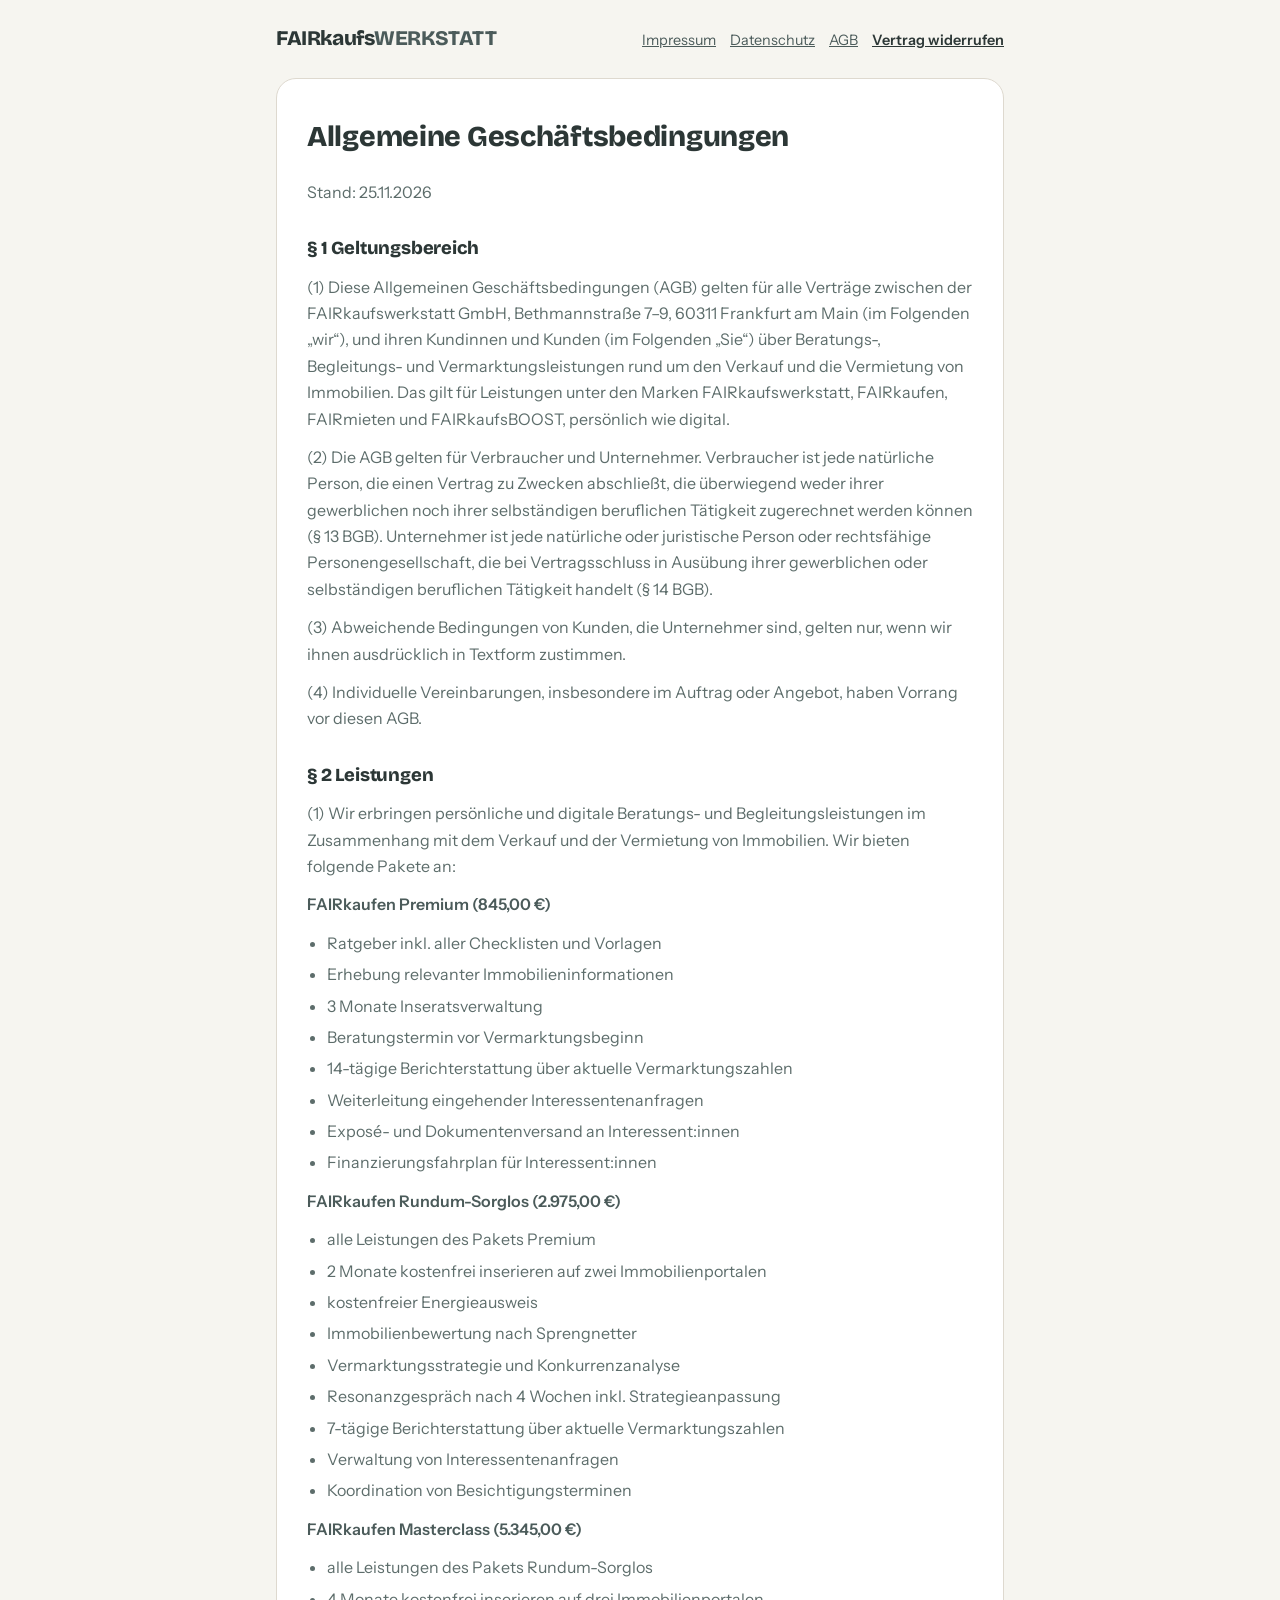
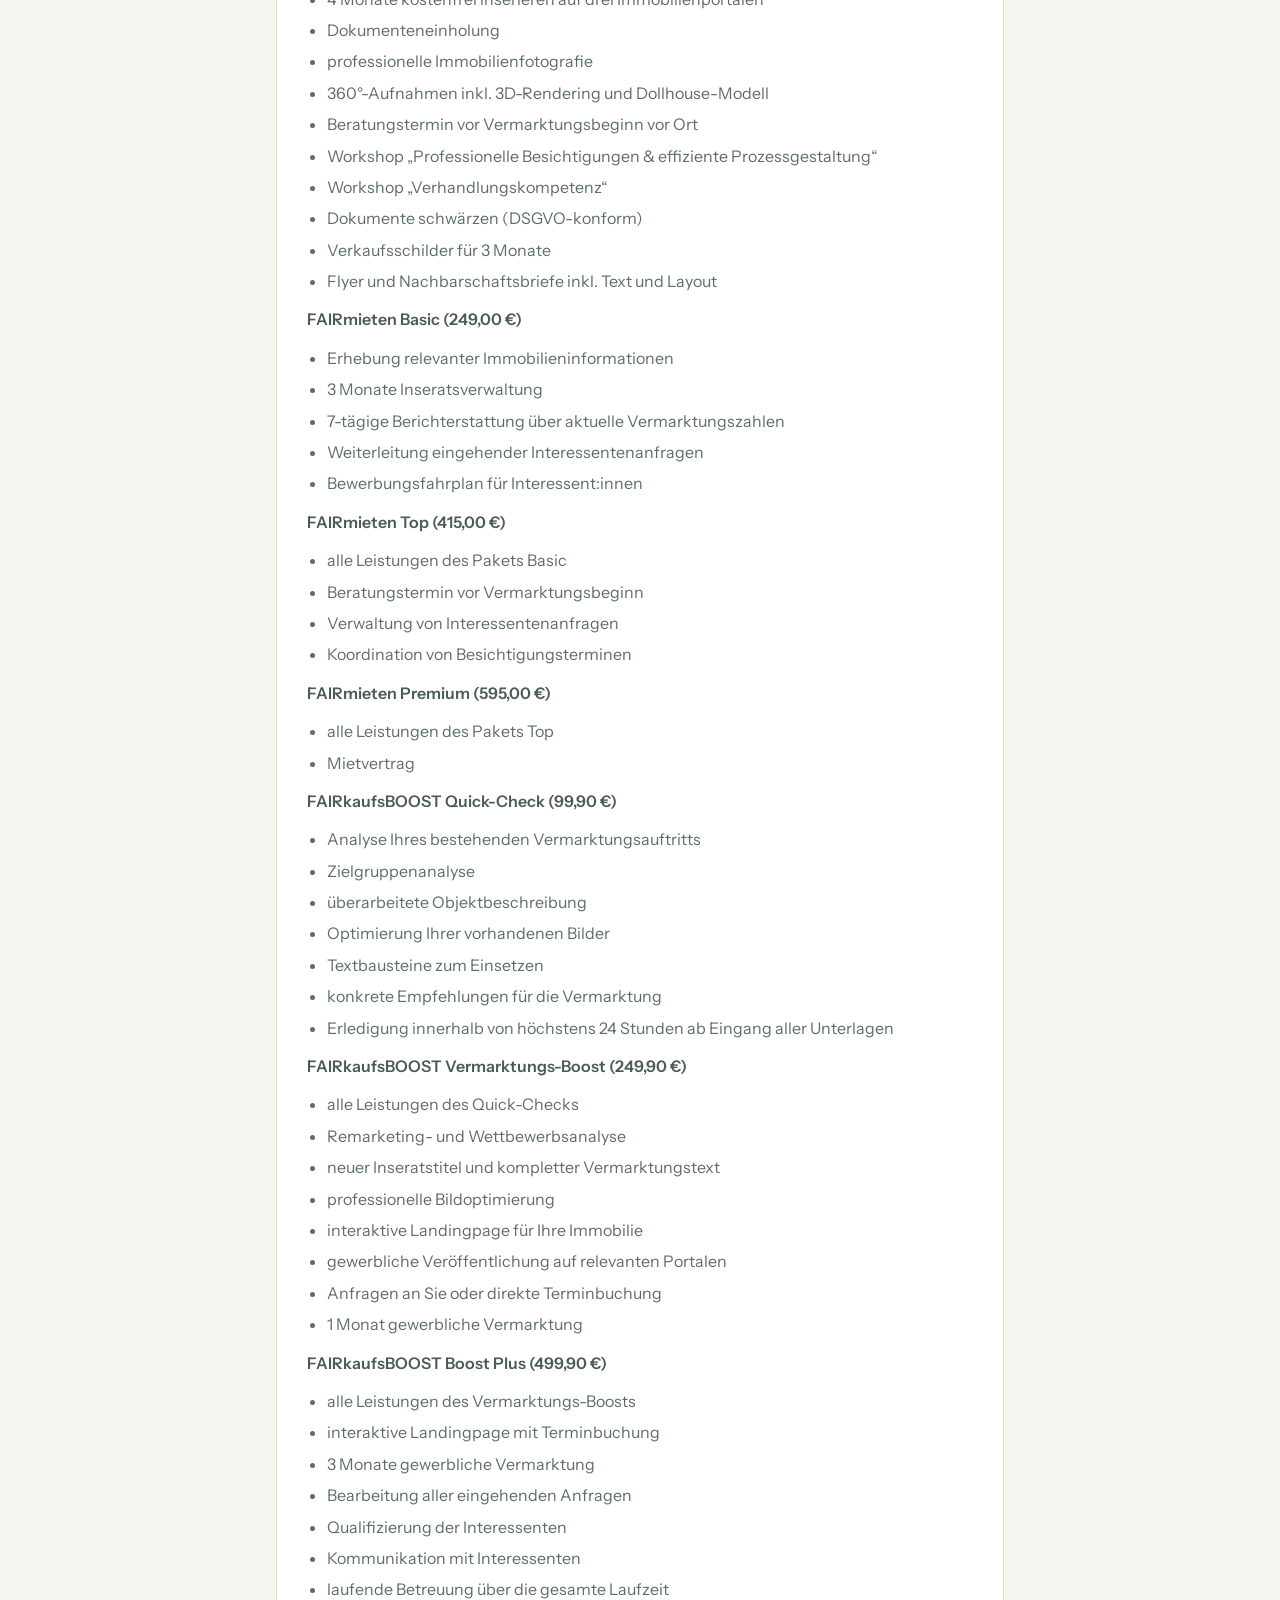
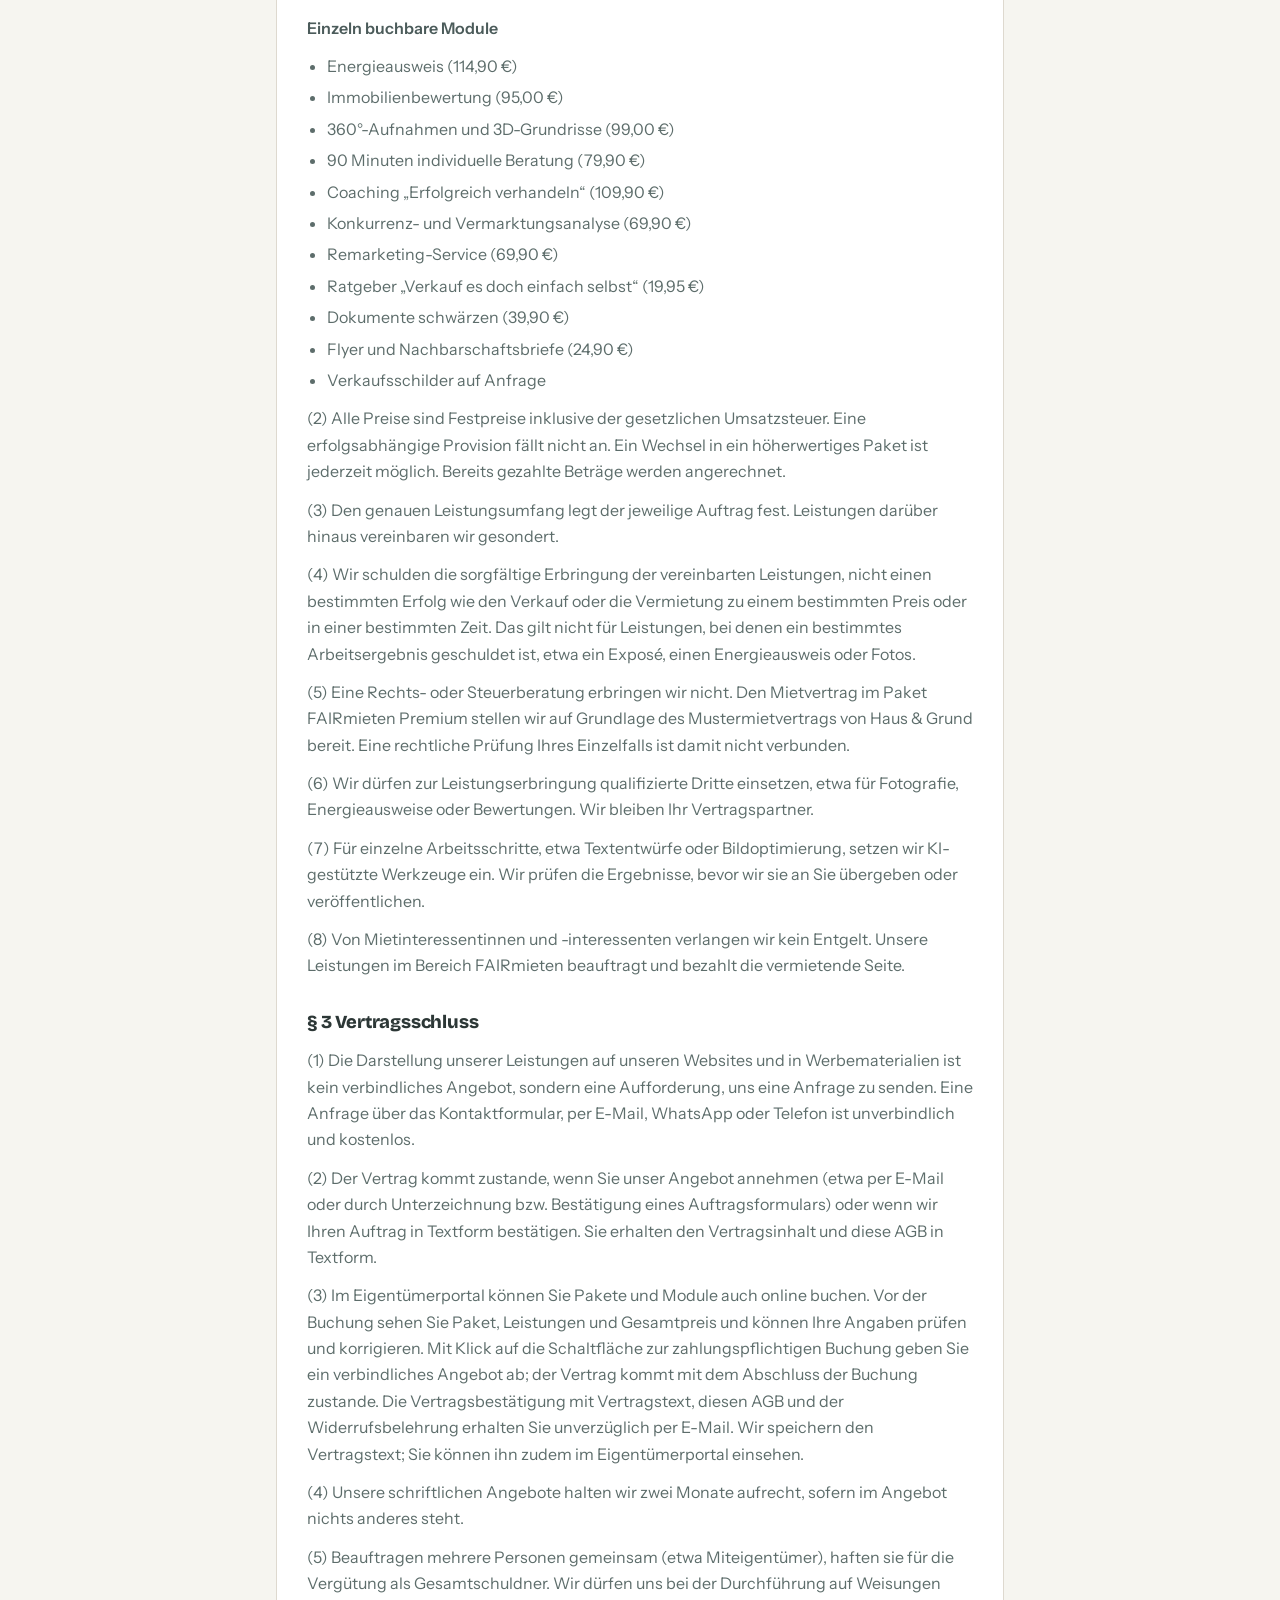
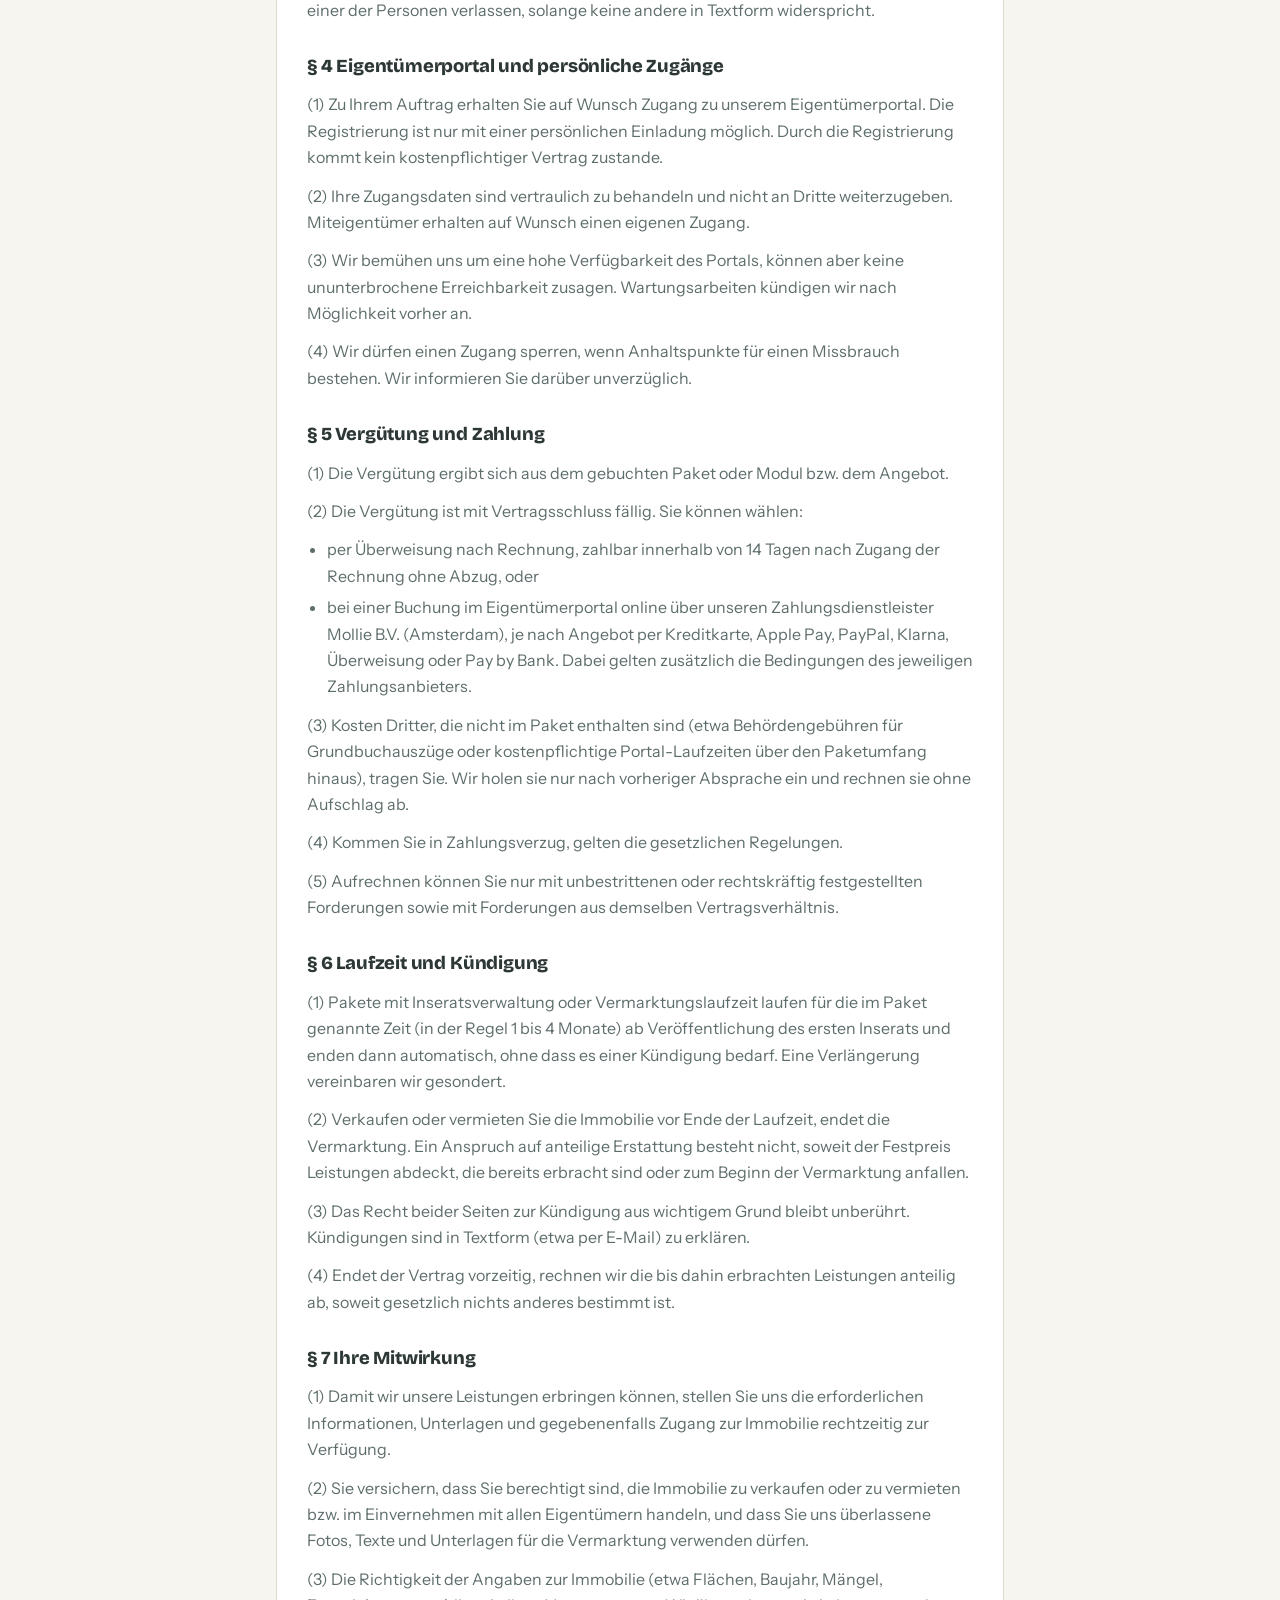
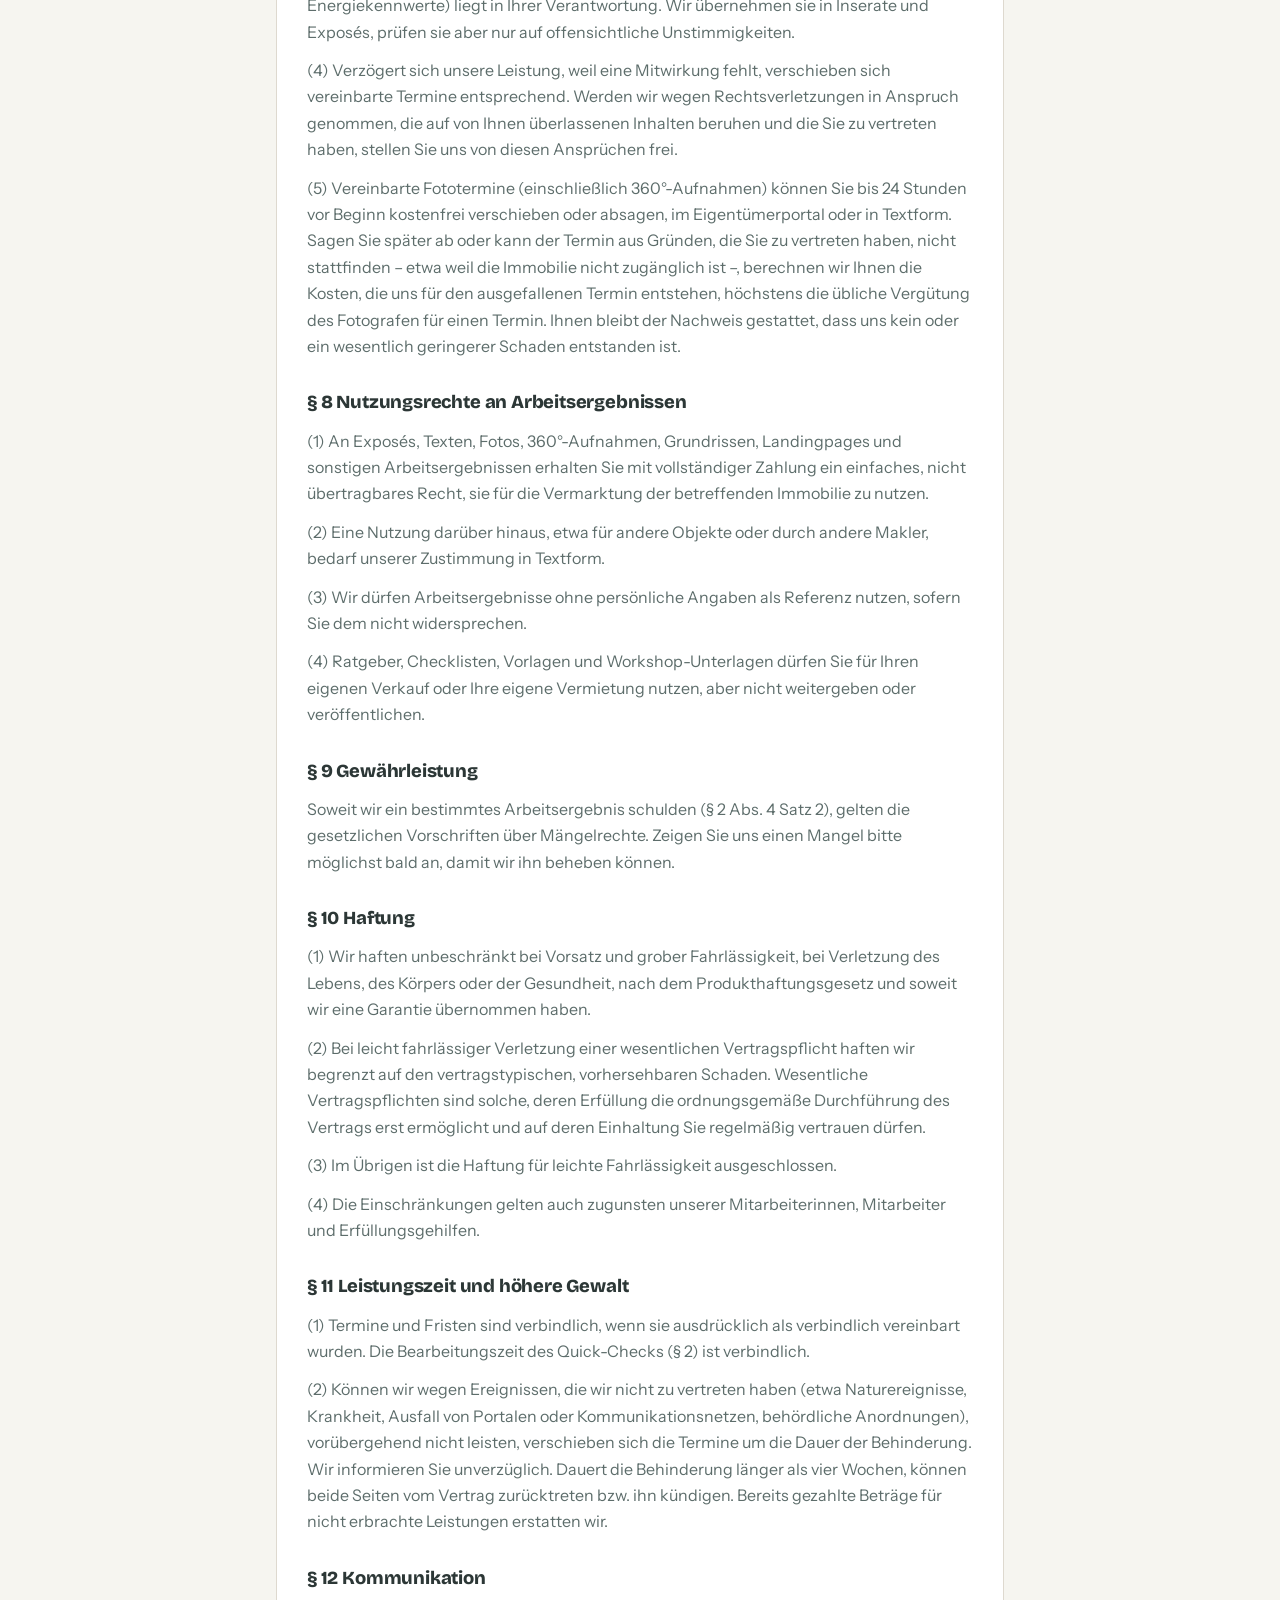
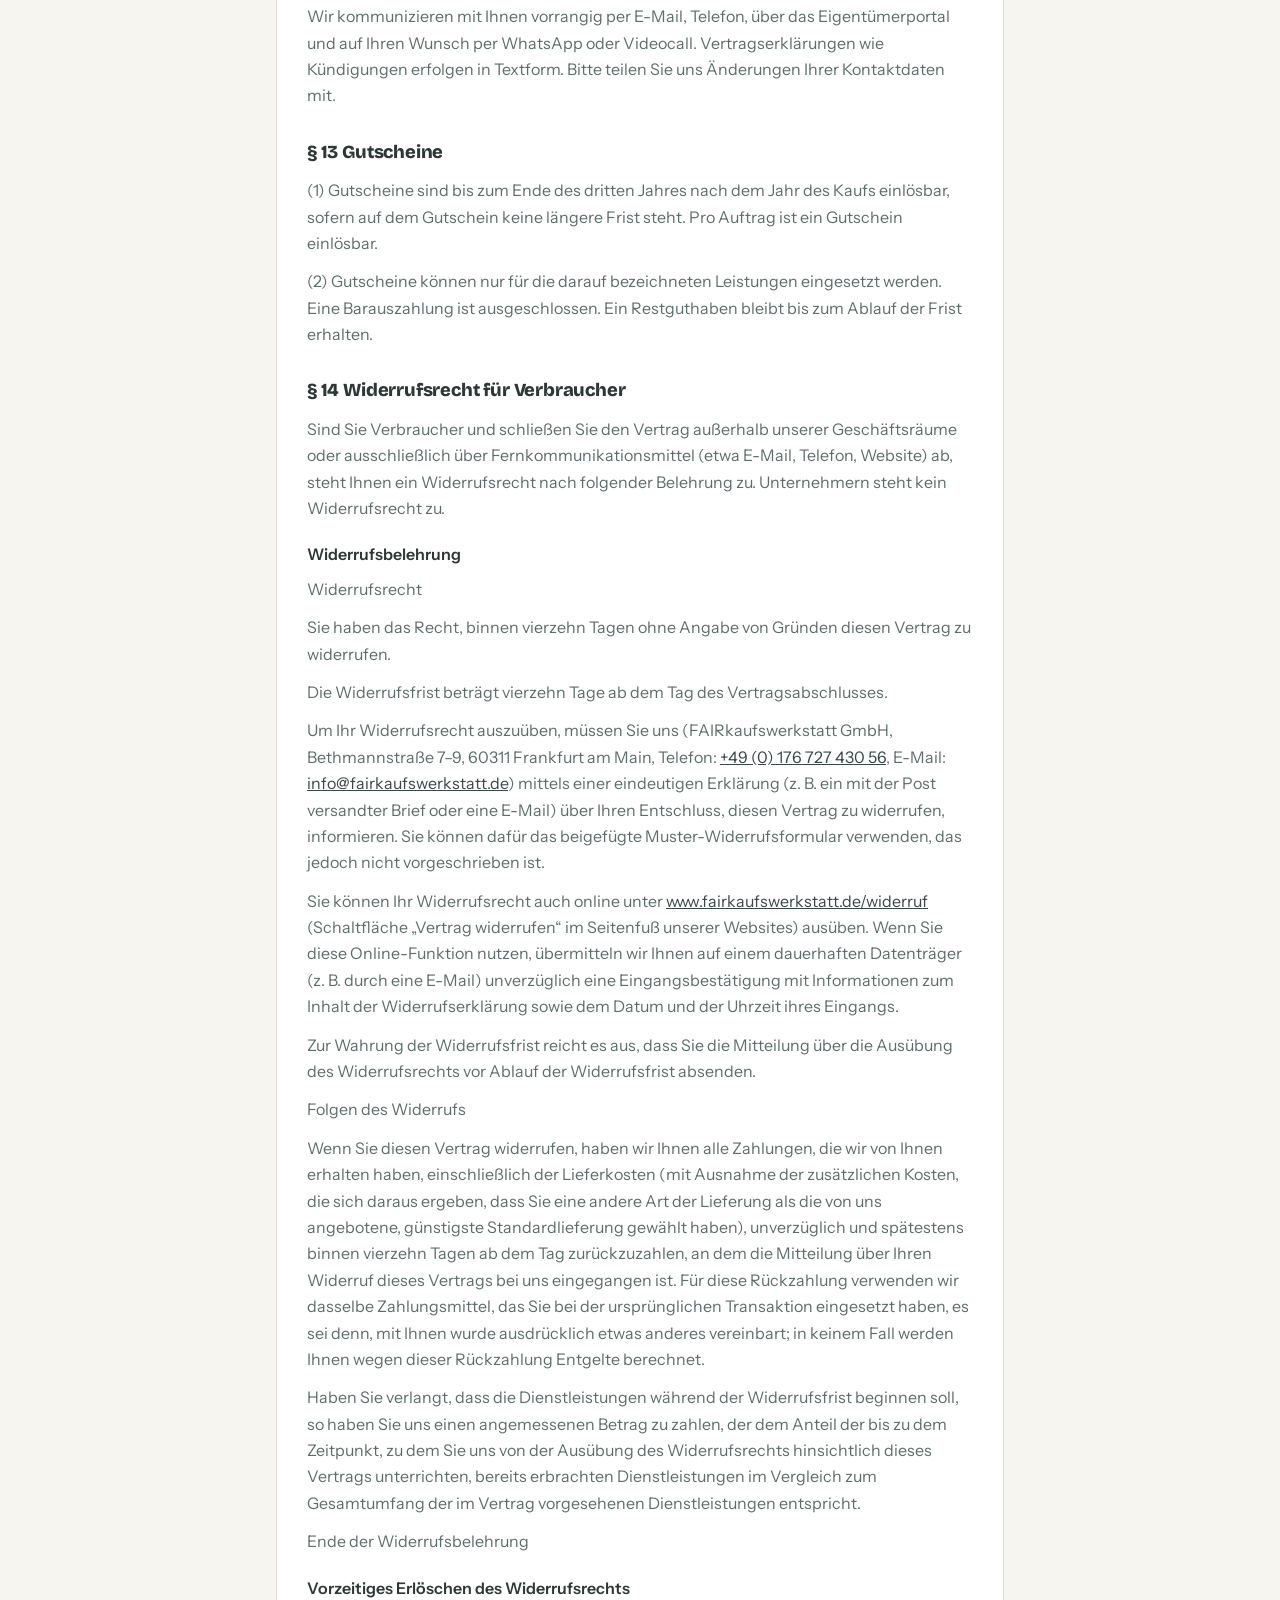
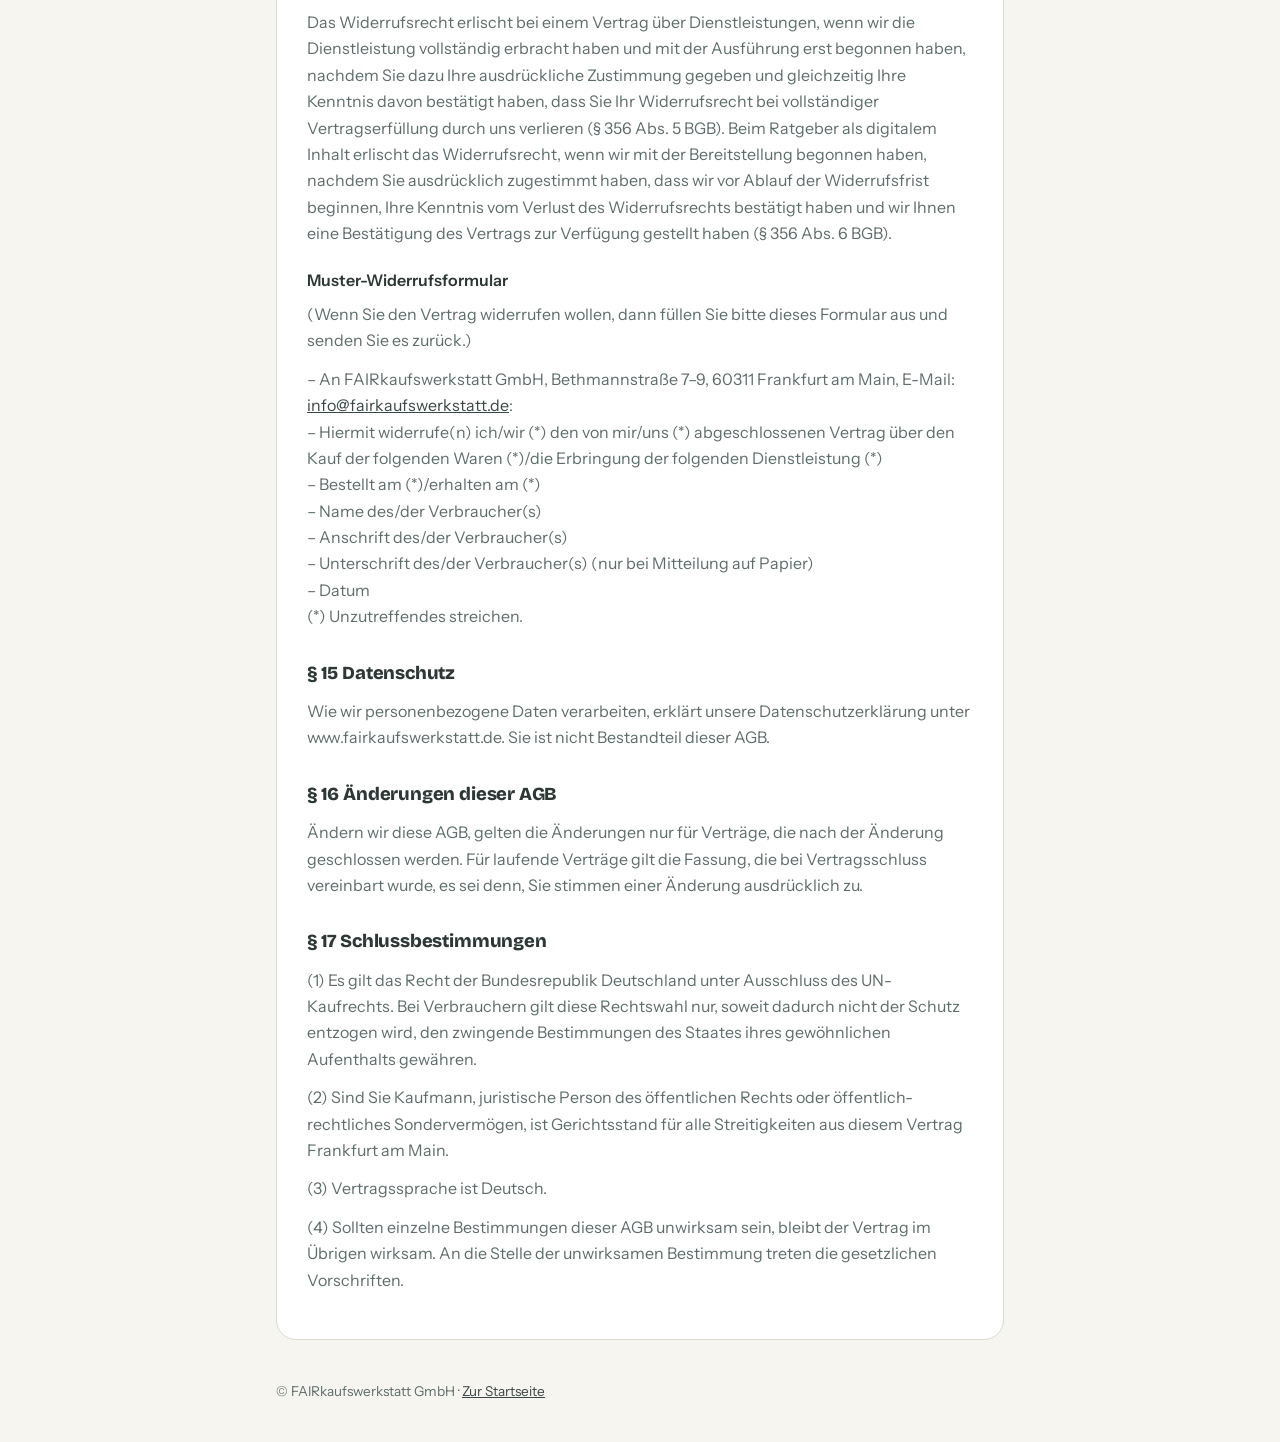
<file: agb/index.html>
<!DOCTYPE html>
<html lang="de">
<head>
<meta charset="UTF-8">
<meta name="viewport" content="width=device-width, initial-scale=1">
<title>AGB – FAIRkaufswerkstatt</title>
<link rel="canonical" href="https://www.fairkaufswerkstatt.de/agb/">
<link rel="icon" href="/favicon.png" type="image/png">
<link rel="stylesheet" href="/fonts/fonts.css">
<style>
  :root{--ink:#2c3736;--ink-2:#4b5b5a;--muted:#5d6d6b;--paper:#f6f5f0;--line:#ded9cf;--mint-dark:#394746;
    --display:'Bricolage Grotesque','Arial Black',system-ui,sans-serif;--body:'Instrument Sans',system-ui,-apple-system,'Segoe UI',sans-serif}
  *{box-sizing:border-box}
  body{margin:0;background:var(--paper);color:var(--ink);font-family:var(--body);font-size:16px;line-height:1.65}
  .wrap{width:min(760px,100%);margin:0 auto;padding:0 16px}
  header{padding:22px 0;display:flex;justify-content:space-between;align-items:center;gap:12px;flex-wrap:wrap}
  .brand{font-family:var(--display);font-weight:800;font-size:1.3rem;letter-spacing:-.02em;text-decoration:none;color:var(--ink)}
  .brand span{color:var(--ink-2)}
  nav a{color:var(--ink-2);margin-left:14px;font-size:.9rem}
  main{background:#fff;border:1px solid var(--line);border-radius:20px;padding:34px 30px;margin-bottom:40px}
  @media(max-width:560px){main{padding:24px 16px}nav a{margin:0 14px 0 0}}
  h1{font-family:var(--display);font-weight:800;letter-spacing:-.01em;font-size:1.8rem;margin:0 0 18px}
  h2{font-family:var(--display);font-weight:800;letter-spacing:-.01em;font-size:1.15rem;margin:28px 0 10px}
  h3{font-weight:600;font-size:1rem;margin:20px 0 8px}
  p{margin:0 0 12px;color:var(--muted)} ul{margin:0 0 12px;padding-left:20px;color:var(--muted)} li{margin-bottom:5px}
  strong{color:var(--ink-2)}
  a{color:var(--mint-dark);overflow-wrap:break-word}
  footer{padding:0 0 40px;font-size:.85rem;color:var(--muted)}
  .widerruf{font-weight:600;color:var(--ink)}
</style>
</head>
<body>
<div class="wrap">
<header><a class="brand" href="/">FAIRkaufs<span>WERKSTATT</span></a>
<nav><a href="/impressum/">Impressum</a><a href="/datenschutz/">Datenschutz</a><a href="/agb/">AGB</a><a class="widerruf" href="/widerruf/">Vertrag widerrufen</a></nav></header>
<main>
<h1>Allgemeine Geschäftsbedingungen</h1>
<p>Stand: 25.11.2026</p>
<h2>§ 1 Geltungsbereich</h2>
<p>(1) Diese Allgemeinen Geschäftsbedingungen (AGB) gelten für alle Verträge zwischen der FAIRkaufswerkstatt GmbH, Bethmannstraße 7–9, 60311 Frankfurt am Main (im Folgenden „wir“), und ihren Kundinnen und Kunden (im Folgenden „Sie“) über Beratungs-, Begleitungs- und Vermarktungsleistungen rund um den Verkauf und die Vermietung von Immobilien. Das gilt für Leistungen unter den Marken FAIRkaufswerkstatt, FAIRkaufen, FAIRmieten und FAIRkaufsBOOST, persönlich wie digital.</p>
<p>(2) Die AGB gelten für Verbraucher und Unternehmer. Verbraucher ist jede natürliche Person, die einen Vertrag zu Zwecken abschließt, die überwiegend weder ihrer gewerblichen noch ihrer selbständigen beruflichen Tätigkeit zugerechnet werden können (§ 13 BGB). Unternehmer ist jede natürliche oder juristische Person oder rechtsfähige Personengesellschaft, die bei Vertragsschluss in Ausübung ihrer gewerblichen oder selbständigen beruflichen Tätigkeit handelt (§ 14 BGB).</p>
<p>(3) Abweichende Bedingungen von Kunden, die Unternehmer sind, gelten nur, wenn wir ihnen ausdrücklich in Textform zustimmen.</p>
<p>(4) Individuelle Vereinbarungen, insbesondere im Auftrag oder Angebot, haben Vorrang vor diesen AGB.</p>
<h2>§ 2 Leistungen</h2>
<p>(1) Wir erbringen persönliche und digitale Beratungs- und Begleitungsleistungen im Zusammenhang mit dem Verkauf und der Vermietung von Immobilien. Wir bieten folgende Pakete an:</p>
<p><strong>FAIRkaufen Premium (845,00 €)</strong></p>
<ul><li>Ratgeber inkl. aller Checklisten und Vorlagen</li><li>Erhebung relevanter Immobilieninformationen</li><li>3 Monate Inseratsverwaltung</li><li>Beratungstermin vor Vermarktungsbeginn</li><li>14-tägige Berichterstattung über aktuelle Vermarktungszahlen</li><li>Weiterleitung eingehender Interessentenanfragen</li><li>Exposé- und Dokumentenversand an Interessent:innen</li><li>Finanzierungsfahrplan für Interessent:innen</li></ul>
<p><strong>FAIRkaufen Rundum-Sorglos (2.975,00 €)</strong></p>
<ul><li>alle Leistungen des Pakets Premium</li><li>2 Monate kostenfrei inserieren auf zwei Immobilienportalen</li><li>kostenfreier Energieausweis</li><li>Immobilienbewertung nach Sprengnetter</li><li>Vermarktungsstrategie und Konkurrenzanalyse</li><li>Resonanzgespräch nach 4 Wochen inkl. Strategieanpassung</li><li>7-tägige Berichterstattung über aktuelle Vermarktungszahlen</li><li>Verwaltung von Interessentenanfragen</li><li>Koordination von Besichtigungsterminen</li></ul>
<p><strong>FAIRkaufen Masterclass (5.345,00 €)</strong></p>
<ul><li>alle Leistungen des Pakets Rundum-Sorglos</li><li>4 Monate kostenfrei inserieren auf drei Immobilienportalen</li><li>Dokumenteneinholung</li><li>professionelle Immobilienfotografie</li><li>360°-Aufnahmen inkl. 3D-Rendering und Dollhouse-Modell</li><li>Beratungstermin vor Vermarktungsbeginn vor Ort</li><li>Workshop „Professionelle Besichtigungen &amp; effiziente Prozessgestaltung“</li><li>Workshop „Verhandlungskompetenz“</li><li>Dokumente schwärzen (DSGVO-konform)</li><li>Verkaufsschilder für 3 Monate</li><li>Flyer und Nachbarschaftsbriefe inkl. Text und Layout</li></ul>
<p><strong>FAIRmieten Basic (249,00 €)</strong></p>
<ul><li>Erhebung relevanter Immobilieninformationen</li><li>3 Monate Inseratsverwaltung</li><li>7-tägige Berichterstattung über aktuelle Vermarktungszahlen</li><li>Weiterleitung eingehender Interessentenanfragen</li><li>Bewerbungsfahrplan für Interessent:innen</li></ul>
<p><strong>FAIRmieten Top (415,00 €)</strong></p>
<ul><li>alle Leistungen des Pakets Basic</li><li>Beratungstermin vor Vermarktungsbeginn</li><li>Verwaltung von Interessentenanfragen</li><li>Koordination von Besichtigungsterminen</li></ul>
<p><strong>FAIRmieten Premium (595,00 €)</strong></p>
<ul><li>alle Leistungen des Pakets Top</li><li>Mietvertrag</li></ul>
<p><strong>FAIRkaufsBOOST Quick-Check (99,90 €)</strong></p>
<ul><li>Analyse Ihres bestehenden Vermarktungsauftritts</li><li>Zielgruppenanalyse</li><li>überarbeitete Objektbeschreibung</li><li>Optimierung Ihrer vorhandenen Bilder</li><li>Textbausteine zum Einsetzen</li><li>konkrete Empfehlungen für die Vermarktung</li><li>Erledigung innerhalb von höchstens 24 Stunden ab Eingang aller Unterlagen</li></ul>
<p><strong>FAIRkaufsBOOST Vermarktungs-Boost (249,90 €)</strong></p>
<ul><li>alle Leistungen des Quick-Checks</li><li>Remarketing- und Wettbewerbsanalyse</li><li>neuer Inseratstitel und kompletter Vermarktungstext</li><li>professionelle Bildoptimierung</li><li>interaktive Landingpage für Ihre Immobilie</li><li>gewerbliche Veröffentlichung auf relevanten Portalen</li><li>Anfragen an Sie oder direkte Terminbuchung</li><li>1 Monat gewerbliche Vermarktung</li></ul>
<p><strong>FAIRkaufsBOOST Boost Plus (499,90 €)</strong></p>
<ul><li>alle Leistungen des Vermarktungs-Boosts</li><li>interaktive Landingpage mit Terminbuchung</li><li>3 Monate gewerbliche Vermarktung</li><li>Bearbeitung aller eingehenden Anfragen</li><li>Qualifizierung der Interessenten</li><li>Kommunikation mit Interessenten</li><li>laufende Betreuung über die gesamte Laufzeit</li></ul>
<p><strong>Einzeln buchbare Module</strong></p>
<ul><li>Energieausweis (114,90 €)</li><li>Immobilienbewertung (95,00 €)</li><li>360°-Aufnahmen und 3D-Grundrisse (99,00 €)</li><li>90 Minuten individuelle Beratung (79,90 €)</li><li>Coaching „Erfolgreich verhandeln“ (109,90 €)</li><li>Konkurrenz- und Vermarktungsanalyse (69,90 €)</li><li>Remarketing-Service (69,90 €)</li><li>Ratgeber „Verkauf es doch einfach selbst“ (19,95 €)</li><li>Dokumente schwärzen (39,90 €)</li><li>Flyer und Nachbarschaftsbriefe (24,90 €)</li><li>Verkaufsschilder auf Anfrage</li></ul>
<p>(2) Alle Preise sind Festpreise inklusive der gesetzlichen Umsatzsteuer. Eine erfolgsabhängige Provision fällt nicht an. Ein Wechsel in ein höherwertiges Paket ist jederzeit möglich. Bereits gezahlte Beträge werden angerechnet.</p>
<p>(3) Den genauen Leistungsumfang legt der jeweilige Auftrag fest. Leistungen darüber hinaus vereinbaren wir gesondert.</p>
<p>(4) Wir schulden die sorgfältige Erbringung der vereinbarten Leistungen, nicht einen bestimmten Erfolg wie den Verkauf oder die Vermietung zu einem bestimmten Preis oder in einer bestimmten Zeit. Das gilt nicht für Leistungen, bei denen ein bestimmtes Arbeitsergebnis geschuldet ist, etwa ein Exposé, einen Energieausweis oder Fotos.</p>
<p>(5) Eine Rechts- oder Steuerberatung erbringen wir nicht. Den Mietvertrag im Paket FAIRmieten Premium stellen wir auf Grundlage des Mustermietvertrags von Haus &amp; Grund bereit. Eine rechtliche Prüfung Ihres Einzelfalls ist damit nicht verbunden.</p>
<p>(6) Wir dürfen zur Leistungserbringung qualifizierte Dritte einsetzen, etwa für Fotografie, Energieausweise oder Bewertungen. Wir bleiben Ihr Vertragspartner.</p>
<p>(7) Für einzelne Arbeitsschritte, etwa Textentwürfe oder Bildoptimierung, setzen wir KI-gestützte Werkzeuge ein. Wir prüfen die Ergebnisse, bevor wir sie an Sie übergeben oder veröffentlichen.</p>
<p>(8) Von Mietinteressentinnen und -interessenten verlangen wir kein Entgelt. Unsere Leistungen im Bereich FAIRmieten beauftragt und bezahlt die vermietende Seite.</p>
<h2>§ 3 Vertragsschluss</h2>
<p>(1) Die Darstellung unserer Leistungen auf unseren Websites und in Werbematerialien ist kein verbindliches Angebot, sondern eine Aufforderung, uns eine Anfrage zu senden. Eine Anfrage über das Kontaktformular, per E-Mail, WhatsApp oder Telefon ist unverbindlich und kostenlos.</p>
<p>(2) Der Vertrag kommt zustande, wenn Sie unser Angebot annehmen (etwa per E-Mail oder durch Unterzeichnung bzw. Bestätigung eines Auftragsformulars) oder wenn wir Ihren Auftrag in Textform bestätigen. Sie erhalten den Vertragsinhalt und diese AGB in Textform.</p>
<p>(3) Im Eigentümerportal können Sie Pakete und Module auch online buchen. Vor der Buchung sehen Sie Paket, Leistungen und Gesamtpreis und können Ihre Angaben prüfen und korrigieren. Mit Klick auf die Schaltfläche zur zahlungspflichtigen Buchung geben Sie ein verbindliches Angebot ab; der Vertrag kommt mit dem Abschluss der Buchung zustande. Die Vertragsbestätigung mit Vertragstext, diesen AGB und der Widerrufsbelehrung erhalten Sie unverzüglich per E-Mail. Wir speichern den Vertragstext; Sie können ihn zudem im Eigentümerportal einsehen.</p>
<p>(4) Unsere schriftlichen Angebote halten wir zwei Monate aufrecht, sofern im Angebot nichts anderes steht.</p>
<p>(5) Beauftragen mehrere Personen gemeinsam (etwa Miteigentümer), haften sie für die Vergütung als Gesamtschuldner. Wir dürfen uns bei der Durchführung auf Weisungen einer der Personen verlassen, solange keine andere in Textform widerspricht.</p>
<h2>§ 4 Eigentümerportal und persönliche Zugänge</h2>
<p>(1) Zu Ihrem Auftrag erhalten Sie auf Wunsch Zugang zu unserem Eigentümerportal. Die Registrierung ist nur mit einer persönlichen Einladung möglich. Durch die Registrierung kommt kein kostenpflichtiger Vertrag zustande.</p>
<p>(2) Ihre Zugangsdaten sind vertraulich zu behandeln und nicht an Dritte weiterzugeben. Miteigentümer erhalten auf Wunsch einen eigenen Zugang.</p>
<p>(3) Wir bemühen uns um eine hohe Verfügbarkeit des Portals, können aber keine ununterbrochene Erreichbarkeit zusagen. Wartungsarbeiten kündigen wir nach Möglichkeit vorher an.</p>
<p>(4) Wir dürfen einen Zugang sperren, wenn Anhaltspunkte für einen Missbrauch bestehen. Wir informieren Sie darüber unverzüglich.</p>
<h2>§ 5 Vergütung und Zahlung</h2>
<p>(1) Die Vergütung ergibt sich aus dem gebuchten Paket oder Modul bzw. dem Angebot.</p>
<p>(2) Die Vergütung ist mit Vertragsschluss fällig. Sie können wählen:</p>
<ul><li>per Überweisung nach Rechnung, zahlbar innerhalb von 14 Tagen nach Zugang der Rechnung ohne Abzug, oder</li><li>bei einer Buchung im Eigentümerportal online über unseren Zahlungsdienstleister Mollie B.V. (Amsterdam), je nach Angebot per Kreditkarte, Apple Pay, PayPal, Klarna, Überweisung oder Pay by Bank. Dabei gelten zusätzlich die Bedingungen des jeweiligen Zahlungsanbieters.</li></ul>
<p>(3) Kosten Dritter, die nicht im Paket enthalten sind (etwa Behördengebühren für Grundbuchauszüge oder kostenpflichtige Portal-Laufzeiten über den Paketumfang hinaus), tragen Sie. Wir holen sie nur nach vorheriger Absprache ein und rechnen sie ohne Aufschlag ab.</p>
<p>(4) Kommen Sie in Zahlungsverzug, gelten die gesetzlichen Regelungen.</p>
<p>(5) Aufrechnen können Sie nur mit unbestrittenen oder rechtskräftig festgestellten Forderungen sowie mit Forderungen aus demselben Vertragsverhältnis.</p>
<h2>§ 6 Laufzeit und Kündigung</h2>
<p>(1) Pakete mit Inseratsverwaltung oder Vermarktungslaufzeit laufen für die im Paket genannte Zeit (in der Regel 1 bis 4 Monate) ab Veröffentlichung des ersten Inserats und enden dann automatisch, ohne dass es einer Kündigung bedarf. Eine Verlängerung vereinbaren wir gesondert.</p>
<p>(2) Verkaufen oder vermieten Sie die Immobilie vor Ende der Laufzeit, endet die Vermarktung. Ein Anspruch auf anteilige Erstattung besteht nicht, soweit der Festpreis Leistungen abdeckt, die bereits erbracht sind oder zum Beginn der Vermarktung anfallen.</p>
<p>(3) Das Recht beider Seiten zur Kündigung aus wichtigem Grund bleibt unberührt. Kündigungen sind in Textform (etwa per E-Mail) zu erklären.</p>
<p>(4) Endet der Vertrag vorzeitig, rechnen wir die bis dahin erbrachten Leistungen anteilig ab, soweit gesetzlich nichts anderes bestimmt ist.</p>
<h2>§ 7 Ihre Mitwirkung</h2>
<p>(1) Damit wir unsere Leistungen erbringen können, stellen Sie uns die erforderlichen Informationen, Unterlagen und gegebenenfalls Zugang zur Immobilie rechtzeitig zur Verfügung.</p>
<p>(2) Sie versichern, dass Sie berechtigt sind, die Immobilie zu verkaufen oder zu vermieten bzw. im Einvernehmen mit allen Eigentümern handeln, und dass Sie uns überlassene Fotos, Texte und Unterlagen für die Vermarktung verwenden dürfen.</p>
<p>(3) Die Richtigkeit der Angaben zur Immobilie (etwa Flächen, Baujahr, Mängel, Energiekennwerte) liegt in Ihrer Verantwortung. Wir übernehmen sie in Inserate und Exposés, prüfen sie aber nur auf offensichtliche Unstimmigkeiten.</p>
<p>(4) Verzögert sich unsere Leistung, weil eine Mitwirkung fehlt, verschieben sich vereinbarte Termine entsprechend. Werden wir wegen Rechtsverletzungen in Anspruch genommen, die auf von Ihnen überlassenen Inhalten beruhen und die Sie zu vertreten haben, stellen Sie uns von diesen Ansprüchen frei.</p>
<p>(5) Vereinbarte Fototermine (einschließlich 360°-Aufnahmen) können Sie bis 24 Stunden vor Beginn kostenfrei verschieben oder absagen, im Eigentümerportal oder in Textform. Sagen Sie später ab oder kann der Termin aus Gründen, die Sie zu vertreten haben, nicht stattfinden – etwa weil die Immobilie nicht zugänglich ist –, berechnen wir Ihnen die Kosten, die uns für den ausgefallenen Termin entstehen, höchstens die übliche Vergütung des Fotografen für einen Termin. Ihnen bleibt der Nachweis gestattet, dass uns kein oder ein wesentlich geringerer Schaden entstanden ist.</p>
<h2>§ 8 Nutzungsrechte an Arbeitsergebnissen</h2>
<p>(1) An Exposés, Texten, Fotos, 360°-Aufnahmen, Grundrissen, Landingpages und sonstigen Arbeitsergebnissen erhalten Sie mit vollständiger Zahlung ein einfaches, nicht übertragbares Recht, sie für die Vermarktung der betreffenden Immobilie zu nutzen.</p>
<p>(2) Eine Nutzung darüber hinaus, etwa für andere Objekte oder durch andere Makler, bedarf unserer Zustimmung in Textform.</p>
<p>(3) Wir dürfen Arbeitsergebnisse ohne persönliche Angaben als Referenz nutzen, sofern Sie dem nicht widersprechen.</p>
<p>(4) Ratgeber, Checklisten, Vorlagen und Workshop-Unterlagen dürfen Sie für Ihren eigenen Verkauf oder Ihre eigene Vermietung nutzen, aber nicht weitergeben oder veröffentlichen.</p>
<h2>§ 9 Gewährleistung</h2>
<p>Soweit wir ein bestimmtes Arbeitsergebnis schulden (§ 2 Abs. 4 Satz 2), gelten die gesetzlichen Vorschriften über Mängelrechte. Zeigen Sie uns einen Mangel bitte möglichst bald an, damit wir ihn beheben können.</p>
<h2>§ 10 Haftung</h2>
<p>(1) Wir haften unbeschränkt bei Vorsatz und grober Fahrlässigkeit, bei Verletzung des Lebens, des Körpers oder der Gesundheit, nach dem Produkthaftungsgesetz und soweit wir eine Garantie übernommen haben.</p>
<p>(2) Bei leicht fahrlässiger Verletzung einer wesentlichen Vertragspflicht haften wir begrenzt auf den vertragstypischen, vorhersehbaren Schaden. Wesentliche Vertragspflichten sind solche, deren Erfüllung die ordnungsgemäße Durchführung des Vertrags erst ermöglicht und auf deren Einhaltung Sie regelmäßig vertrauen dürfen.</p>
<p>(3) Im Übrigen ist die Haftung für leichte Fahrlässigkeit ausgeschlossen.</p>
<p>(4) Die Einschränkungen gelten auch zugunsten unserer Mitarbeiterinnen, Mitarbeiter und Erfüllungsgehilfen.</p>
<h2>§ 11 Leistungszeit und höhere Gewalt</h2>
<p>(1) Termine und Fristen sind verbindlich, wenn sie ausdrücklich als verbindlich vereinbart wurden. Die Bearbeitungszeit des Quick-Checks (§ 2) ist verbindlich.</p>
<p>(2) Können wir wegen Ereignissen, die wir nicht zu vertreten haben (etwa Naturereignisse, Krankheit, Ausfall von Portalen oder Kommunikationsnetzen, behördliche Anordnungen), vorübergehend nicht leisten, verschieben sich die Termine um die Dauer der Behinderung. Wir informieren Sie unverzüglich. Dauert die Behinderung länger als vier Wochen, können beide Seiten vom Vertrag zurücktreten bzw. ihn kündigen. Bereits gezahlte Beträge für nicht erbrachte Leistungen erstatten wir.</p>
<h2>§ 12 Kommunikation</h2>
<p>Wir kommunizieren mit Ihnen vorrangig per E-Mail, Telefon, über das Eigentümerportal und auf Ihren Wunsch per WhatsApp oder Videocall. Vertragserklärungen wie Kündigungen erfolgen in Textform. Bitte teilen Sie uns Änderungen Ihrer Kontaktdaten mit.</p>
<h2>§ 13 Gutscheine</h2>
<p>(1) Gutscheine sind bis zum Ende des dritten Jahres nach dem Jahr des Kaufs einlösbar, sofern auf dem Gutschein keine längere Frist steht. Pro Auftrag ist ein Gutschein einlösbar.</p>
<p>(2) Gutscheine können nur für die darauf bezeichneten Leistungen eingesetzt werden. Eine Barauszahlung ist ausgeschlossen. Ein Restguthaben bleibt bis zum Ablauf der Frist erhalten.</p>
<h2>§ 14 Widerrufsrecht für Verbraucher</h2>
<p>Sind Sie Verbraucher und schließen Sie den Vertrag außerhalb unserer Geschäftsräume oder ausschließlich über Fernkommunikationsmittel (etwa E-Mail, Telefon, Website) ab, steht Ihnen ein Widerrufsrecht nach folgender Belehrung zu. Unternehmern steht kein Widerrufsrecht zu.</p>
<h3>Widerrufsbelehrung</h3>
<p>Widerrufsrecht</p>
<p>Sie haben das Recht, binnen vierzehn Tagen ohne Angabe von Gründen diesen Vertrag zu widerrufen.</p>
<p>Die Widerrufsfrist beträgt vierzehn Tage ab dem Tag des Vertragsabschlusses.</p>
<p>Um Ihr Widerrufsrecht auszuüben, müssen Sie uns (FAIRkaufswerkstatt GmbH, Bethmannstraße 7–9, 60311 Frankfurt am Main, Telefon: <a href="tel:+4917672743056">+49 (0) 176 727 430 56</a>, E-Mail: <a href="mailto:info@fairkaufswerkstatt.de">info@fairkaufswerkstatt.de</a>) mittels einer eindeutigen Erklärung (z. B. ein mit der Post versandter Brief oder eine E-Mail) über Ihren Entschluss, diesen Vertrag zu widerrufen, informieren. Sie können dafür das beigefügte Muster-Widerrufsformular verwenden, das jedoch nicht vorgeschrieben ist.</p>
<p>Sie können Ihr Widerrufsrecht auch online unter <a href="https://www.fairkaufswerkstatt.de/widerruf/">www.fairkaufswerkstatt.de/widerruf</a> (Schaltfläche „Vertrag widerrufen“ im Seitenfuß unserer Websites) ausüben. Wenn Sie diese Online-Funktion nutzen, übermitteln wir Ihnen auf einem dauerhaften Datenträger (z. B. durch eine E-Mail) unverzüglich eine Eingangsbestätigung mit Informationen zum Inhalt der Widerrufserklärung sowie dem Datum und der Uhrzeit ihres Eingangs.</p>
<p>Zur Wahrung der Widerrufsfrist reicht es aus, dass Sie die Mitteilung über die Ausübung des Widerrufsrechts vor Ablauf der Widerrufsfrist absenden.</p>
<p>Folgen des Widerrufs</p>
<p>Wenn Sie diesen Vertrag widerrufen, haben wir Ihnen alle Zahlungen, die wir von Ihnen erhalten haben, einschließlich der Lieferkosten (mit Ausnahme der zusätzlichen Kosten, die sich daraus ergeben, dass Sie eine andere Art der Lieferung als die von uns angebotene, günstigste Standardlieferung gewählt haben), unverzüglich und spätestens binnen vierzehn Tagen ab dem Tag zurückzuzahlen, an dem die Mitteilung über Ihren Widerruf dieses Vertrags bei uns eingegangen ist. Für diese Rückzahlung verwenden wir dasselbe Zahlungsmittel, das Sie bei der ursprünglichen Transaktion eingesetzt haben, es sei denn, mit Ihnen wurde ausdrücklich etwas anderes vereinbart; in keinem Fall werden Ihnen wegen dieser Rückzahlung Entgelte berechnet.</p>
<p>Haben Sie verlangt, dass die Dienstleistungen während der Widerrufsfrist beginnen soll, so haben Sie uns einen angemessenen Betrag zu zahlen, der dem Anteil der bis zu dem Zeitpunkt, zu dem Sie uns von der Ausübung des Widerrufsrechts hinsichtlich dieses Vertrags unterrichten, bereits erbrachten Dienstleistungen im Vergleich zum Gesamtumfang der im Vertrag vorgesehenen Dienstleistungen entspricht.</p>
<p>Ende der Widerrufsbelehrung</p>
<h3>Vorzeitiges Erlöschen des Widerrufsrechts</h3>
<p>Das Widerrufsrecht erlischt bei einem Vertrag über Dienstleistungen, wenn wir die Dienstleistung vollständig erbracht haben und mit der Ausführung erst begonnen haben, nachdem Sie dazu Ihre ausdrückliche Zustimmung gegeben und gleichzeitig Ihre Kenntnis davon bestätigt haben, dass Sie Ihr Widerrufsrecht bei vollständiger Vertragserfüllung durch uns verlieren (§ 356 Abs. 5 BGB). Beim Ratgeber als digitalem Inhalt erlischt das Widerrufsrecht, wenn wir mit der Bereitstellung begonnen haben, nachdem Sie ausdrücklich zugestimmt haben, dass wir vor Ablauf der Widerrufsfrist beginnen, Ihre Kenntnis vom Verlust des Widerrufsrechts bestätigt haben und wir Ihnen eine Bestätigung des Vertrags zur Verfügung gestellt haben (§ 356 Abs. 6 BGB).</p>
<h3>Muster-Widerrufsformular</h3>
<p>(Wenn Sie den Vertrag widerrufen wollen, dann füllen Sie bitte dieses Formular aus und senden Sie es zurück.)</p>
<p>– An FAIRkaufswerkstatt GmbH, Bethmannstraße 7–9, 60311 Frankfurt am Main, E-Mail: <a href="mailto:info@fairkaufswerkstatt.de">info@fairkaufswerkstatt.de</a>:<br>– Hiermit widerrufe(n) ich/wir (*) den von mir/uns (*) abgeschlossenen Vertrag über den Kauf der folgenden Waren (*)/die Erbringung der folgenden Dienstleistung (*)<br>– Bestellt am (*)/erhalten am (*)<br>– Name des/der Verbraucher(s)<br>– Anschrift des/der Verbraucher(s)<br>– Unterschrift des/der Verbraucher(s) (nur bei Mitteilung auf Papier)<br>– Datum<br>(*) Unzutreffendes streichen.</p>
<h2>§ 15 Datenschutz</h2>
<p>Wie wir personenbezogene Daten verarbeiten, erklärt unsere Datenschutzerklärung unter www.fairkaufswerkstatt.de. Sie ist nicht Bestandteil dieser AGB.</p>
<h2>§ 16 Änderungen dieser AGB</h2>
<p>Ändern wir diese AGB, gelten die Änderungen nur für Verträge, die nach der Änderung geschlossen werden. Für laufende Verträge gilt die Fassung, die bei Vertragsschluss vereinbart wurde, es sei denn, Sie stimmen einer Änderung ausdrücklich zu.</p>
<h2>§ 17 Schlussbestimmungen</h2>
<p>(1) Es gilt das Recht der Bundesrepublik Deutschland unter Ausschluss des UN-Kaufrechts. Bei Verbrauchern gilt diese Rechtswahl nur, soweit dadurch nicht der Schutz entzogen wird, den zwingende Bestimmungen des Staates ihres gewöhnlichen Aufenthalts gewähren.</p>
<p>(2) Sind Sie Kaufmann, juristische Person des öffentlichen Rechts oder öffentlich-rechtliches Sondervermögen, ist Gerichtsstand für alle Streitigkeiten aus diesem Vertrag Frankfurt am Main.</p>
<p>(3) Vertragssprache ist Deutsch.</p>
<p>(4) Sollten einzelne Bestimmungen dieser AGB unwirksam sein, bleibt der Vertrag im Übrigen wirksam. An die Stelle der unwirksamen Bestimmung treten die gesetzlichen Vorschriften.</p>
</main>
<footer>© FAIRkaufswerkstatt GmbH · <a href="/">Zur Startseite</a></footer>
</div>
</body>
</html>
</file>
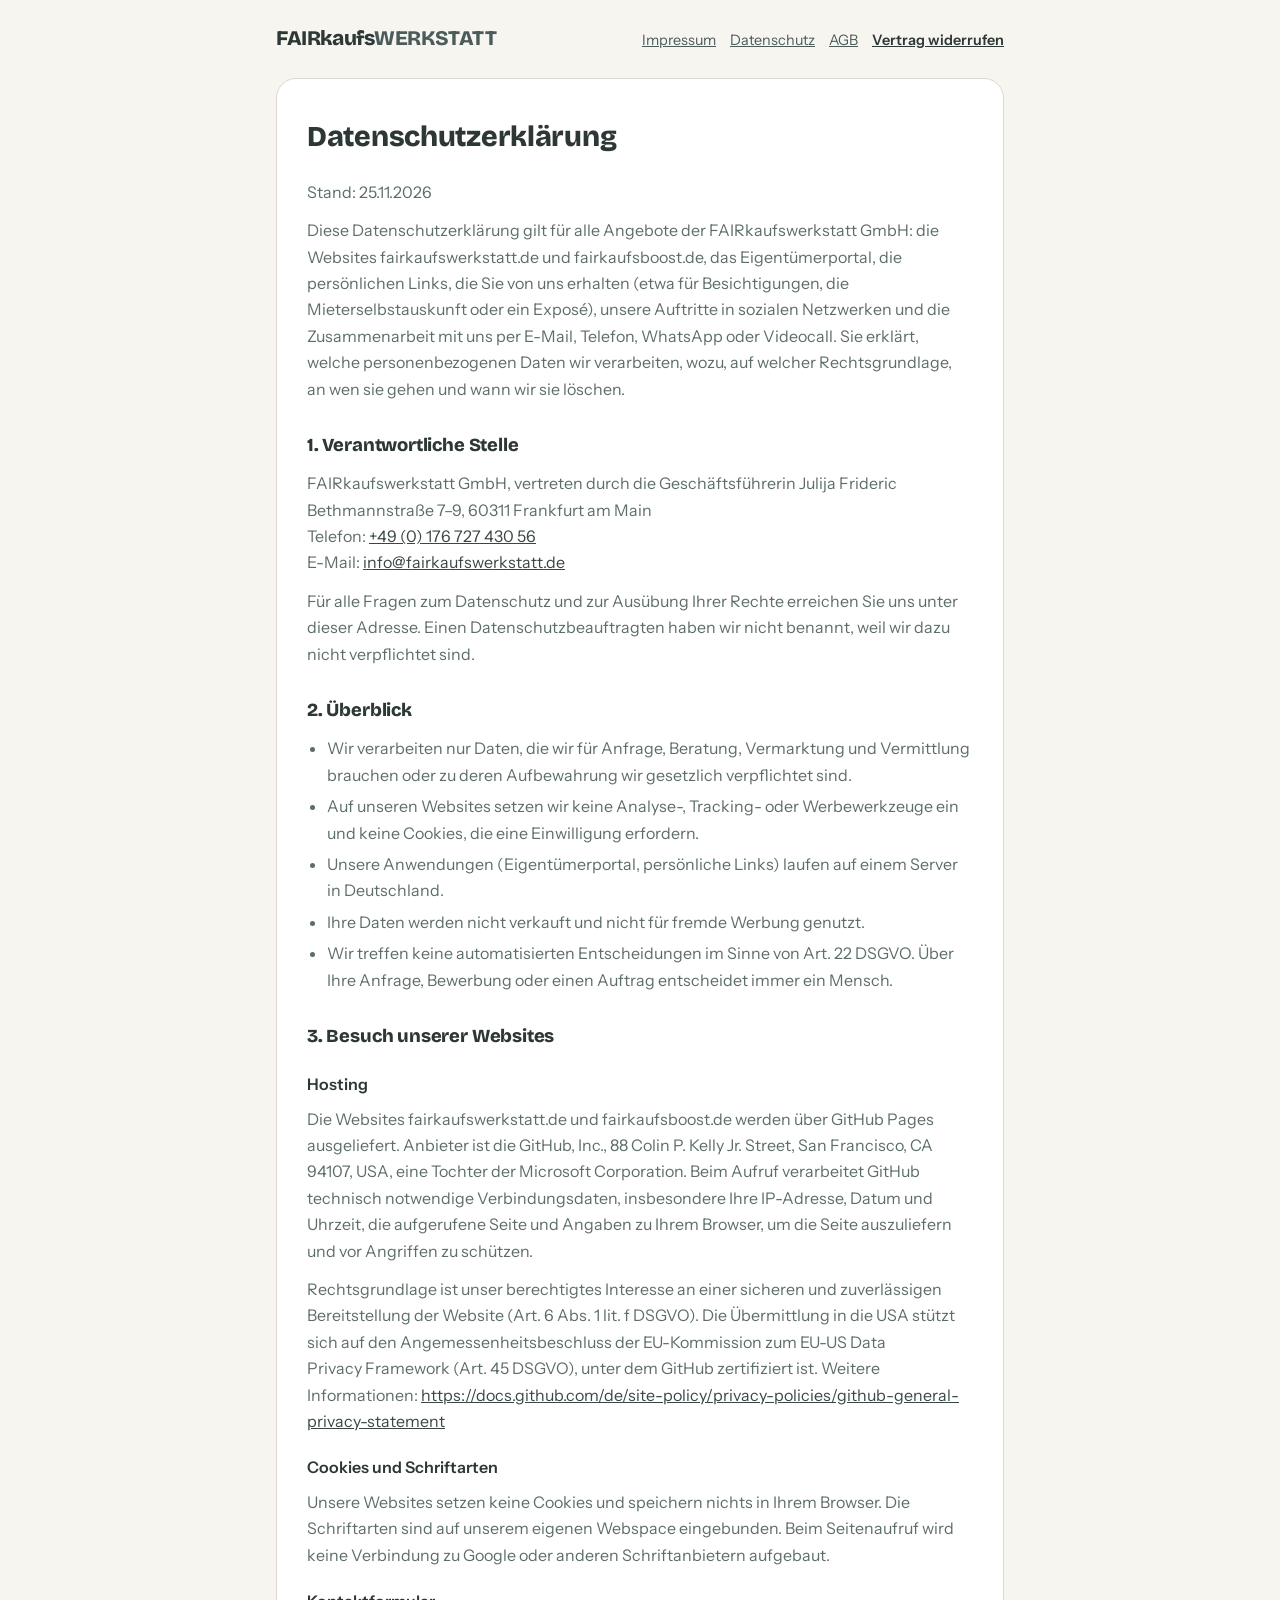
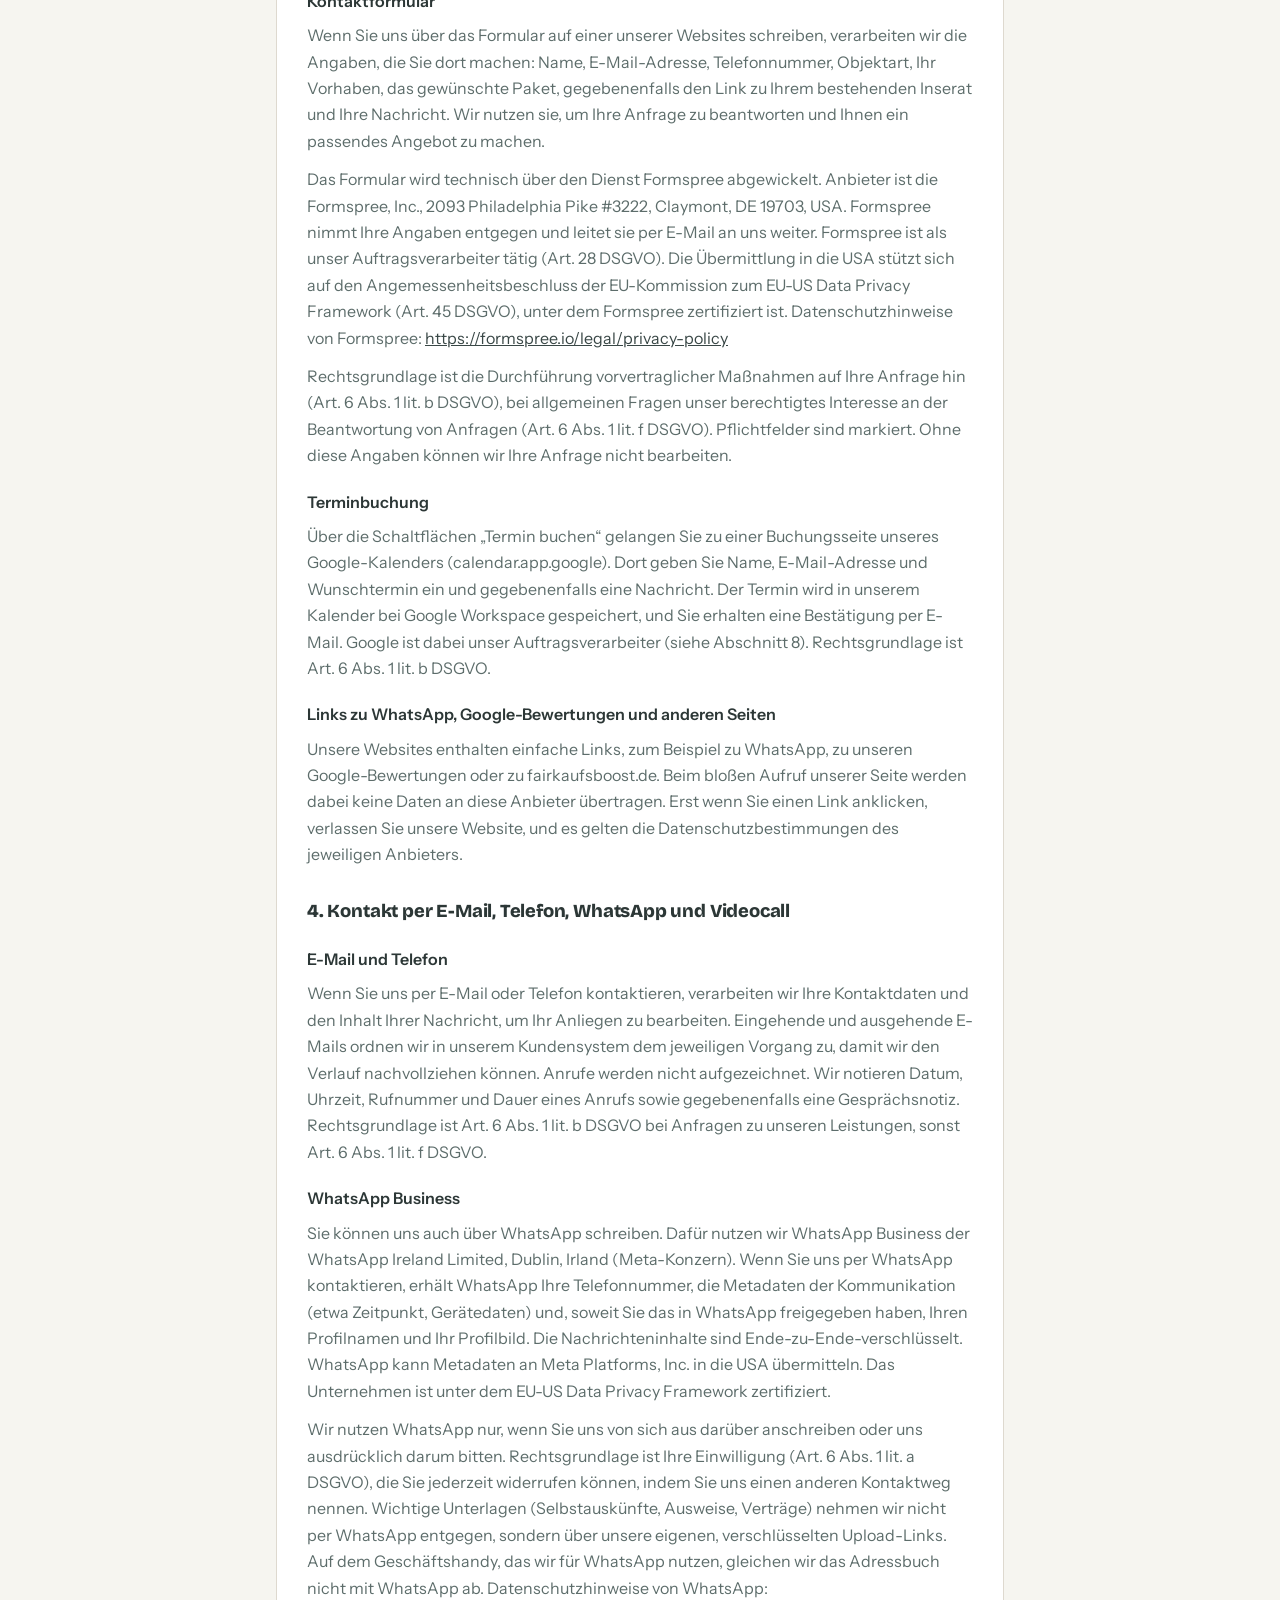
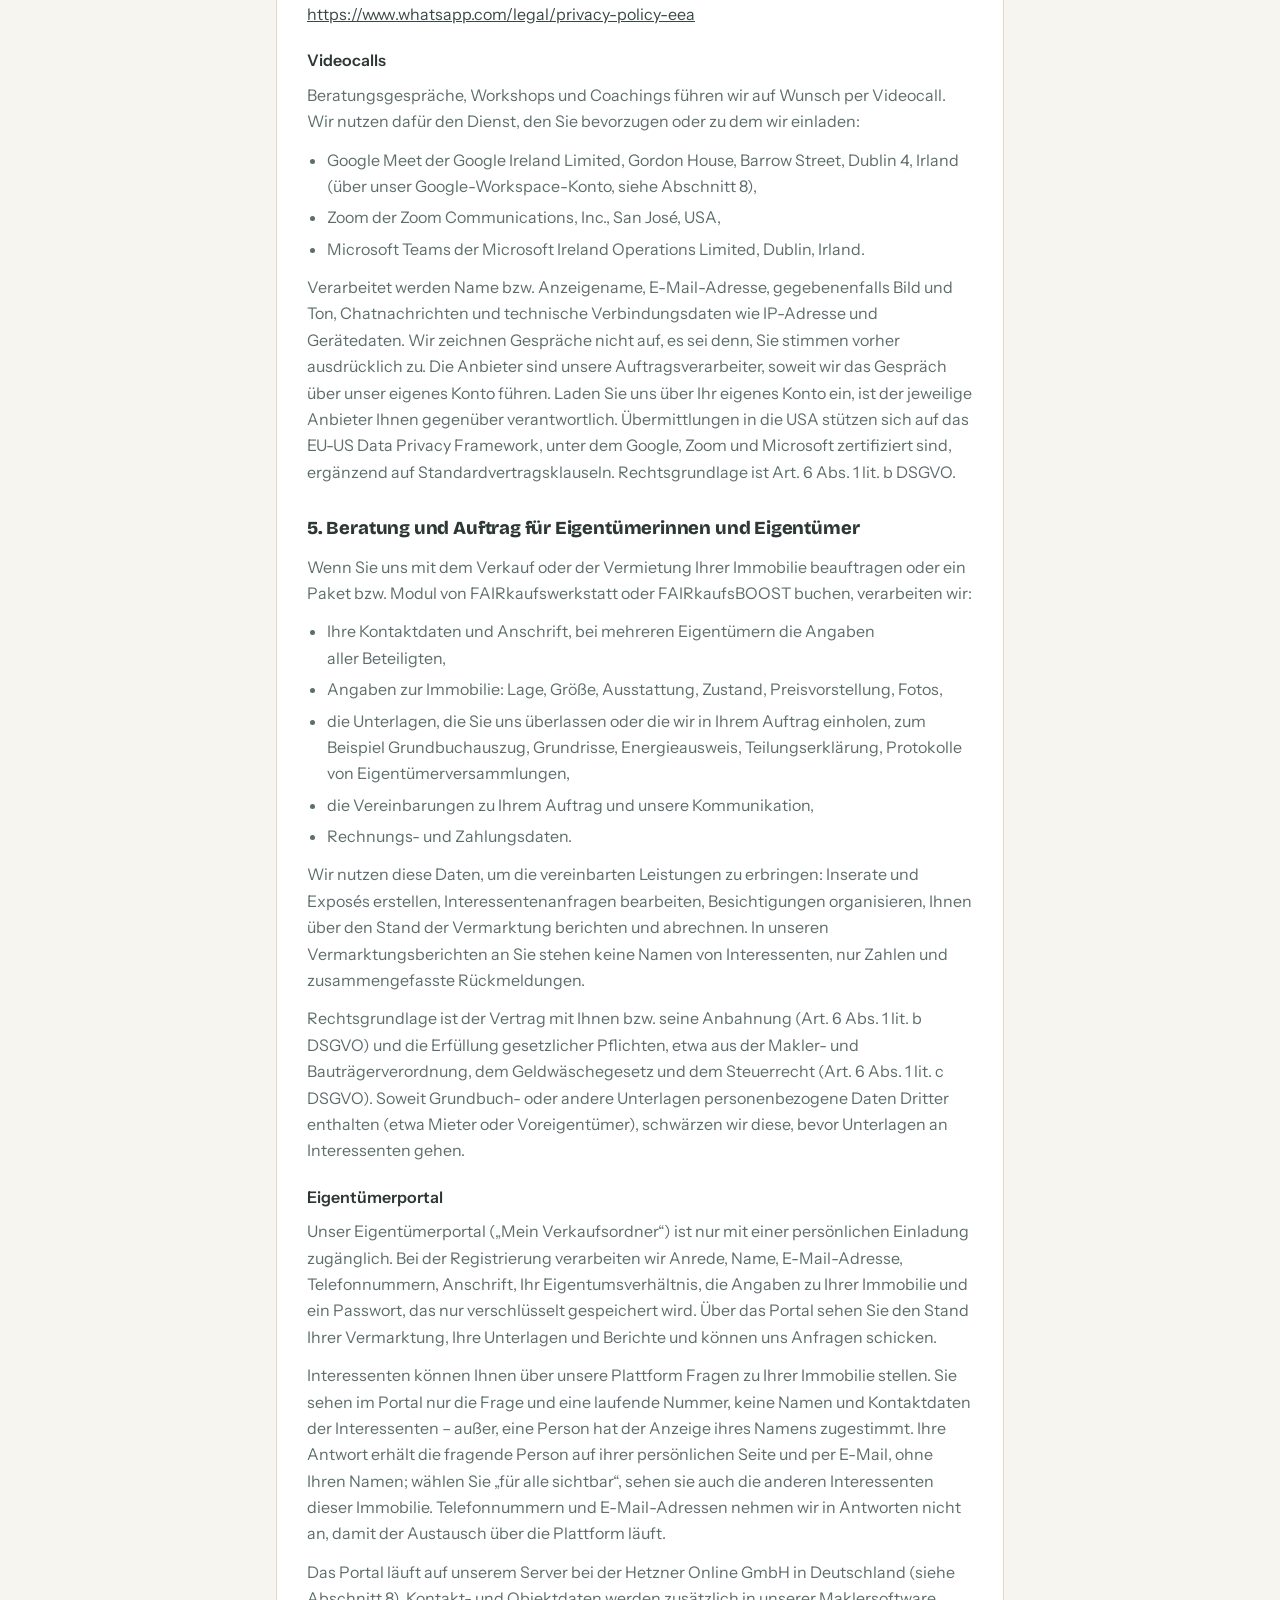
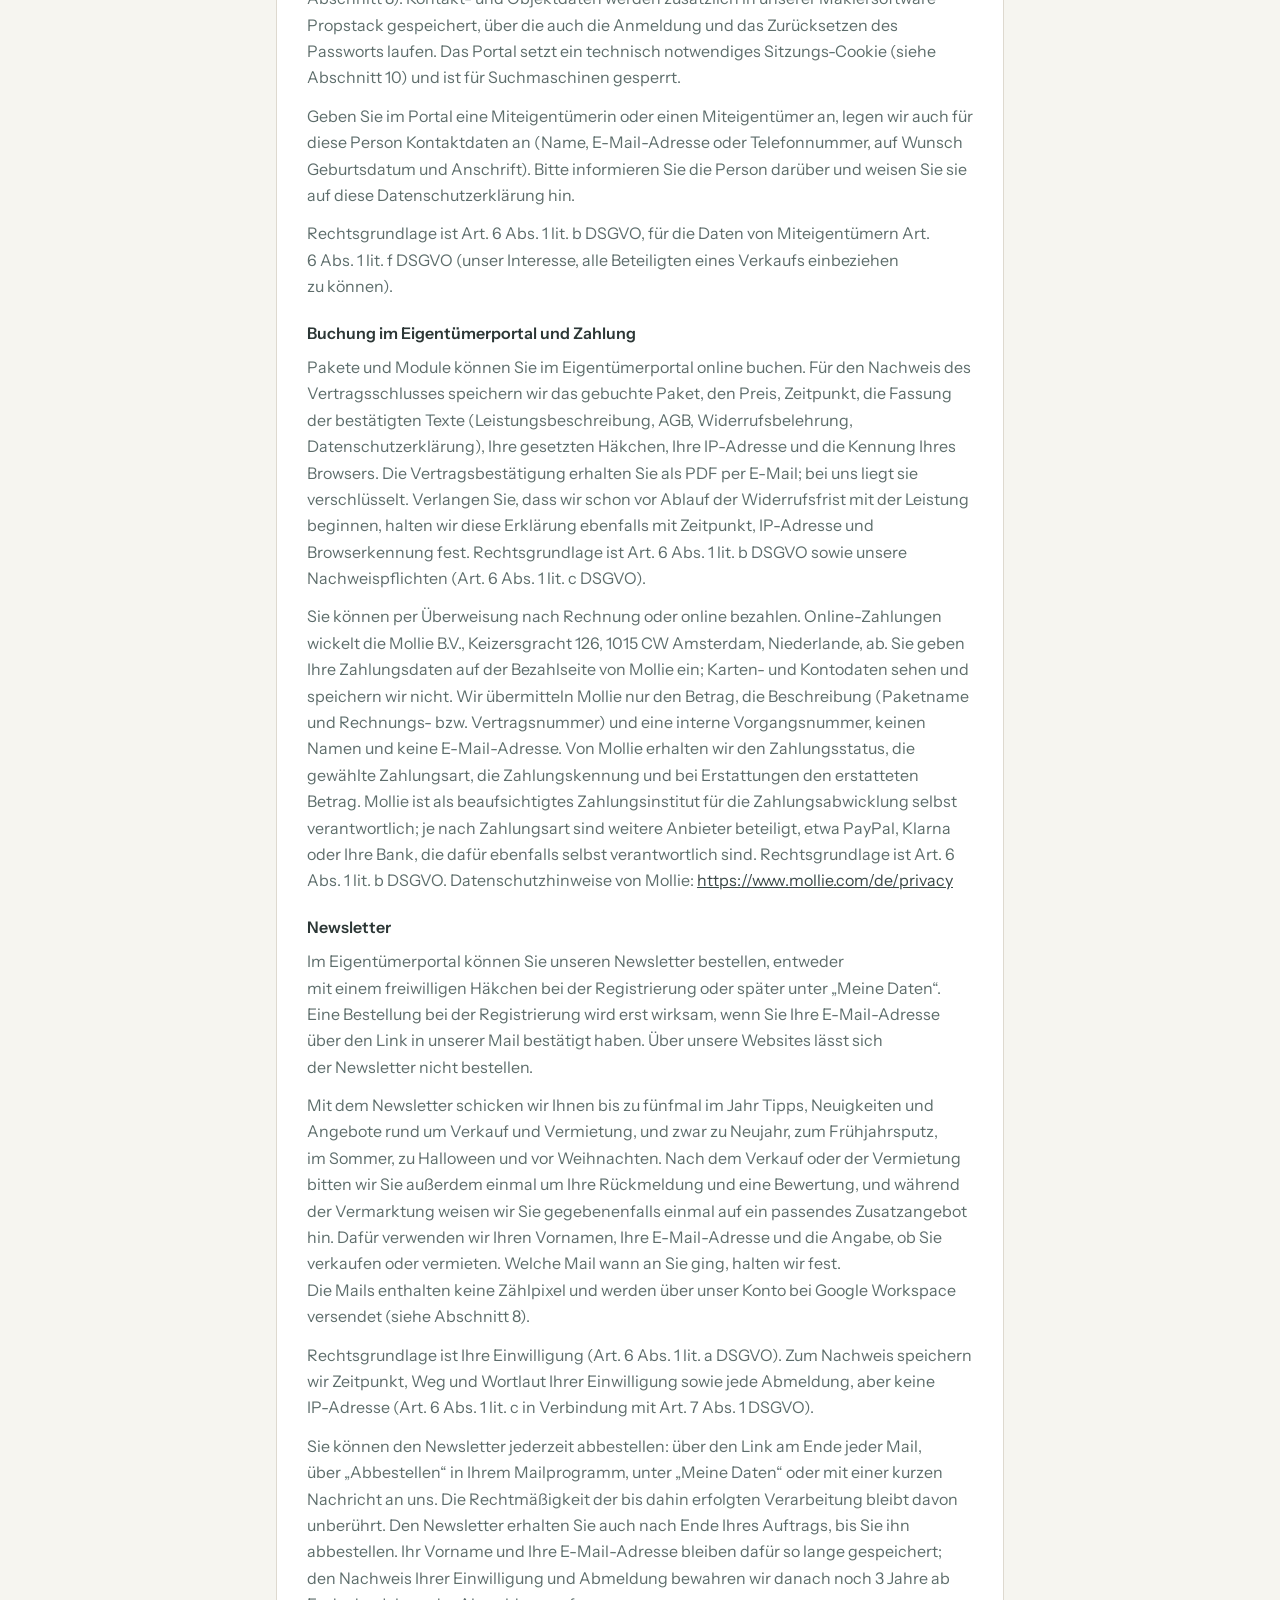
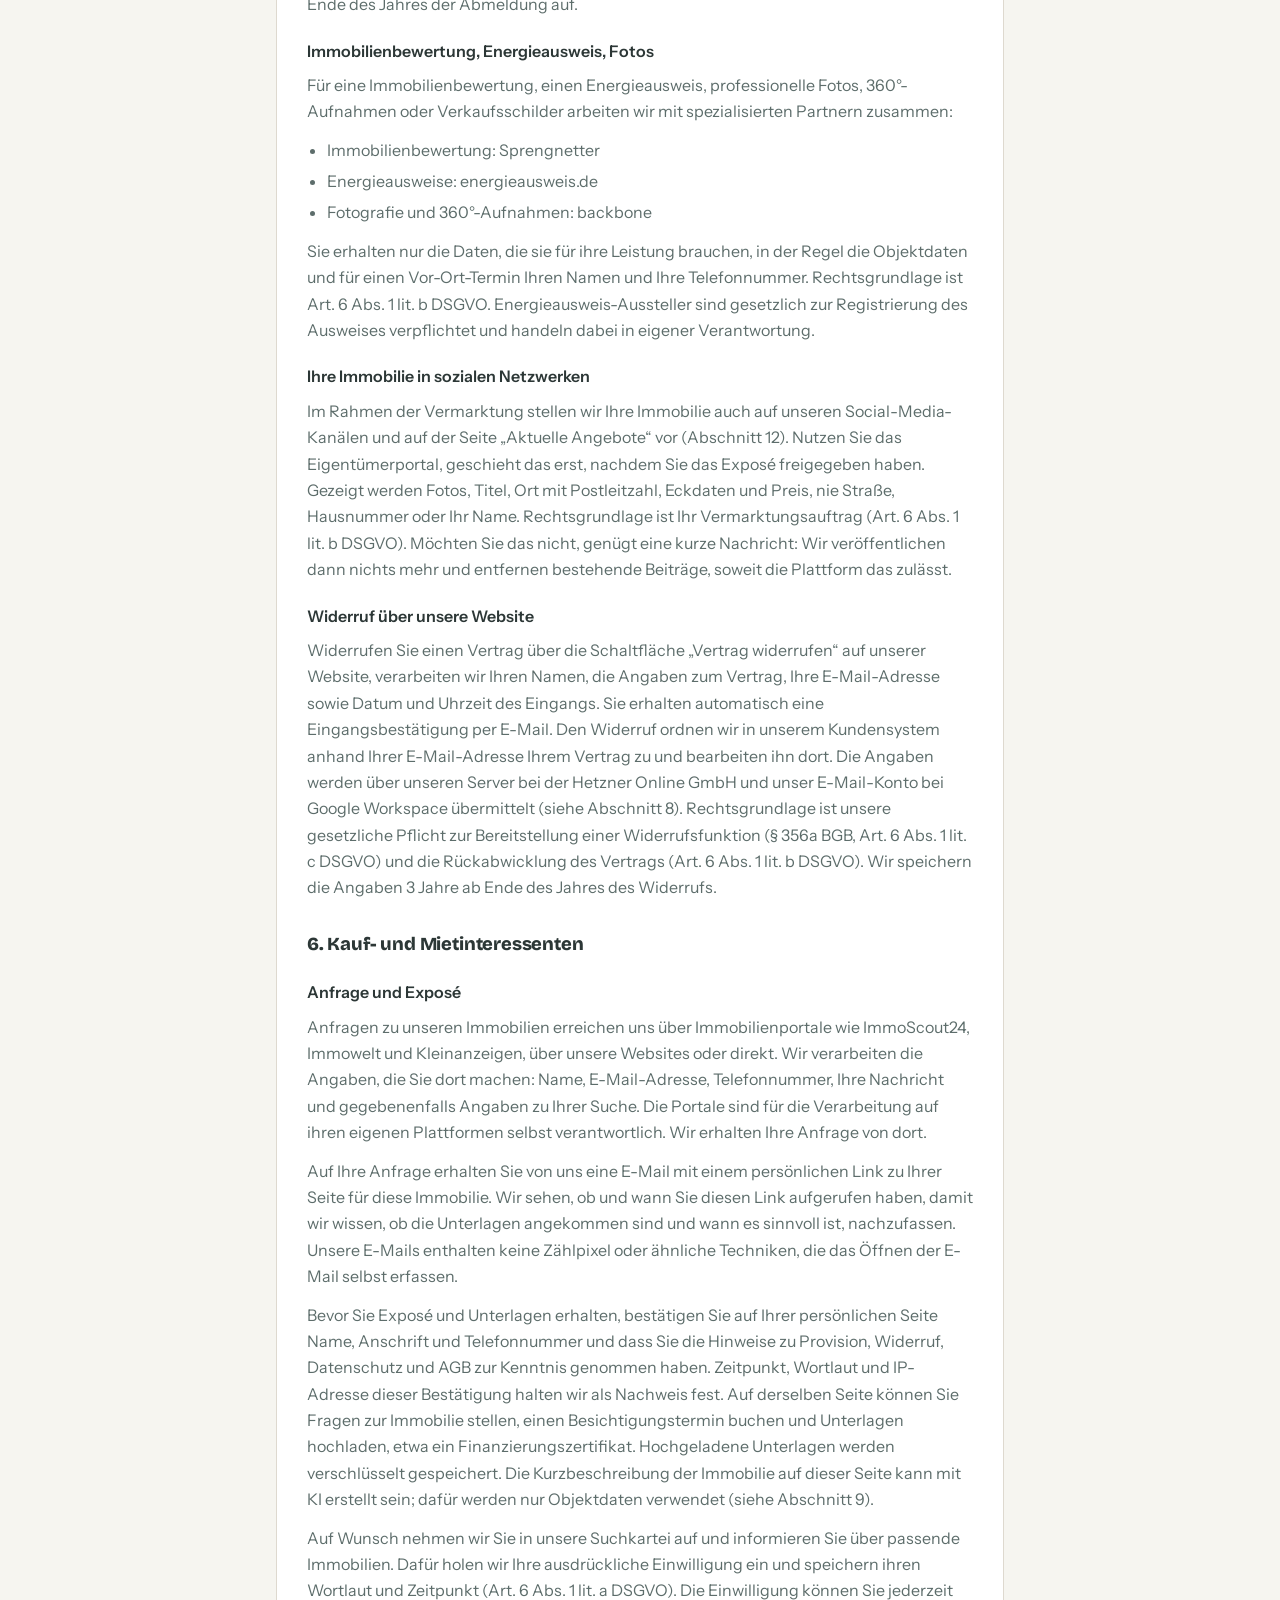
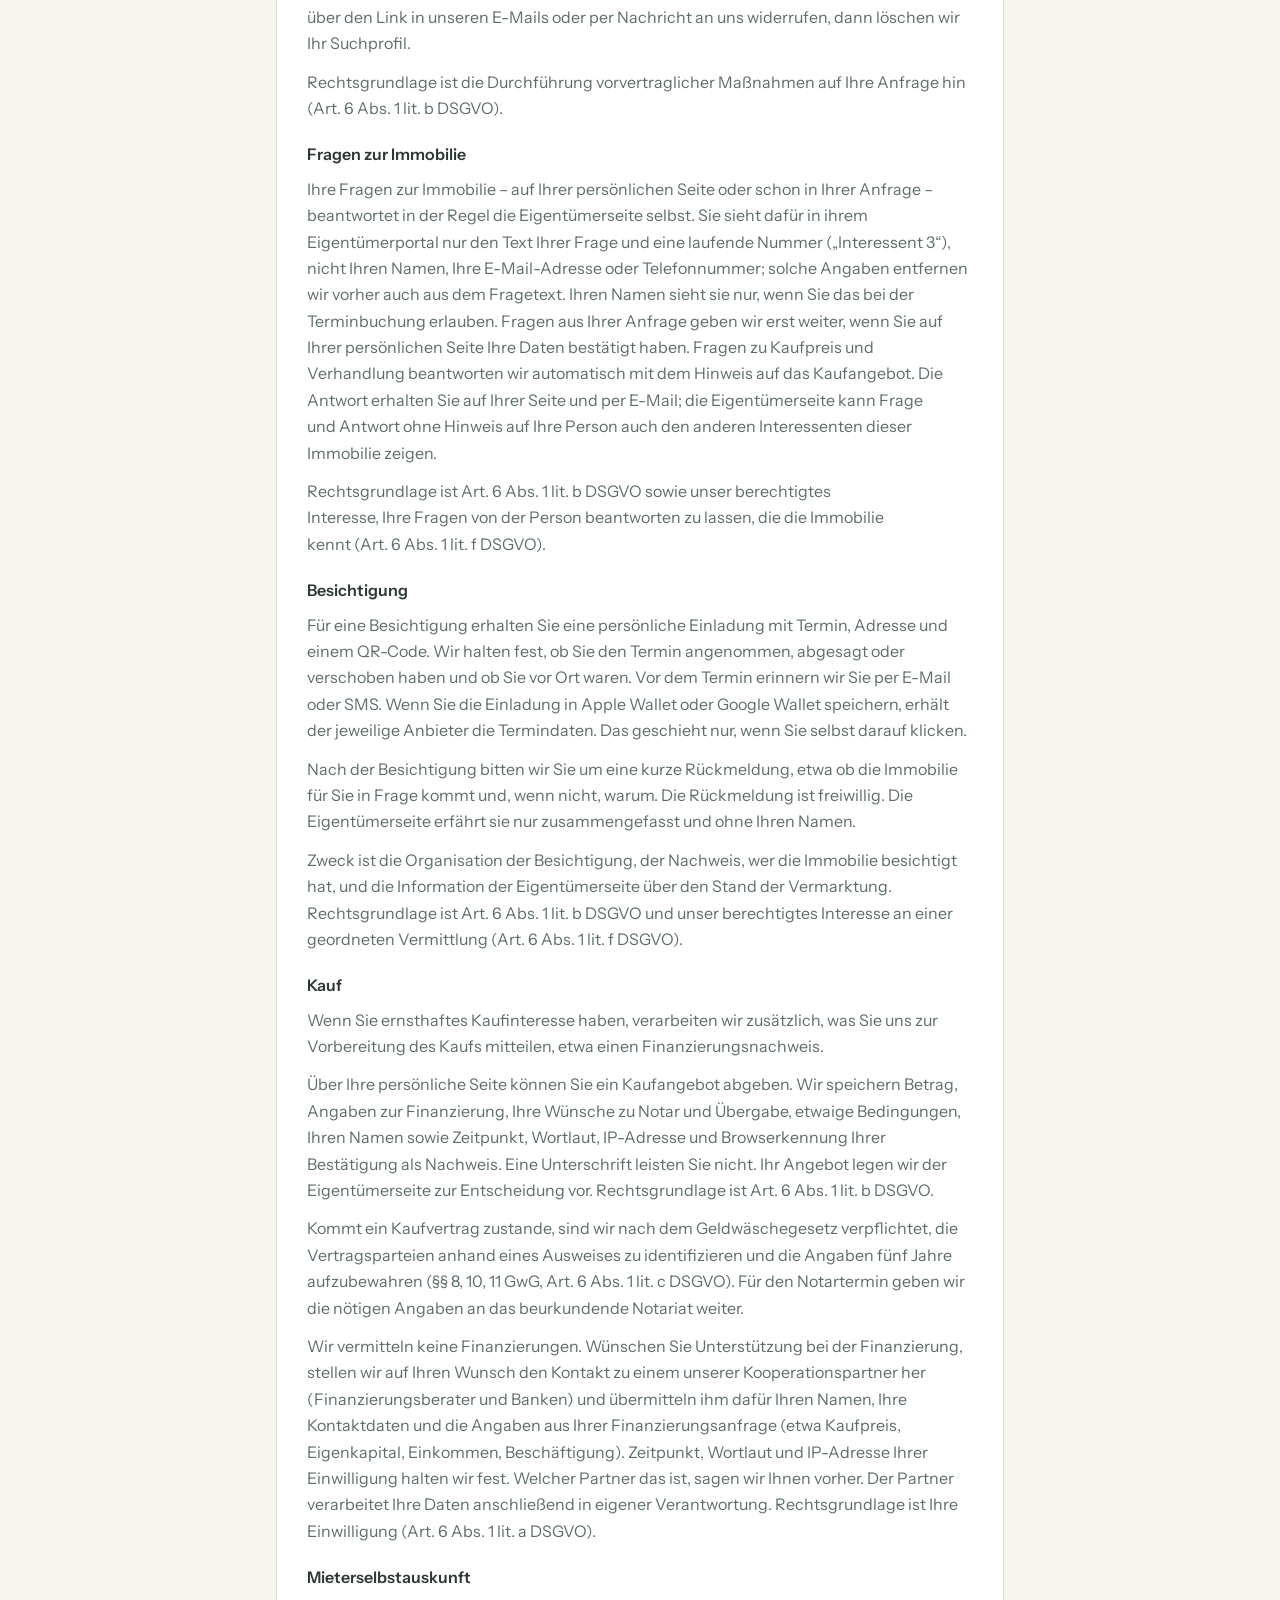
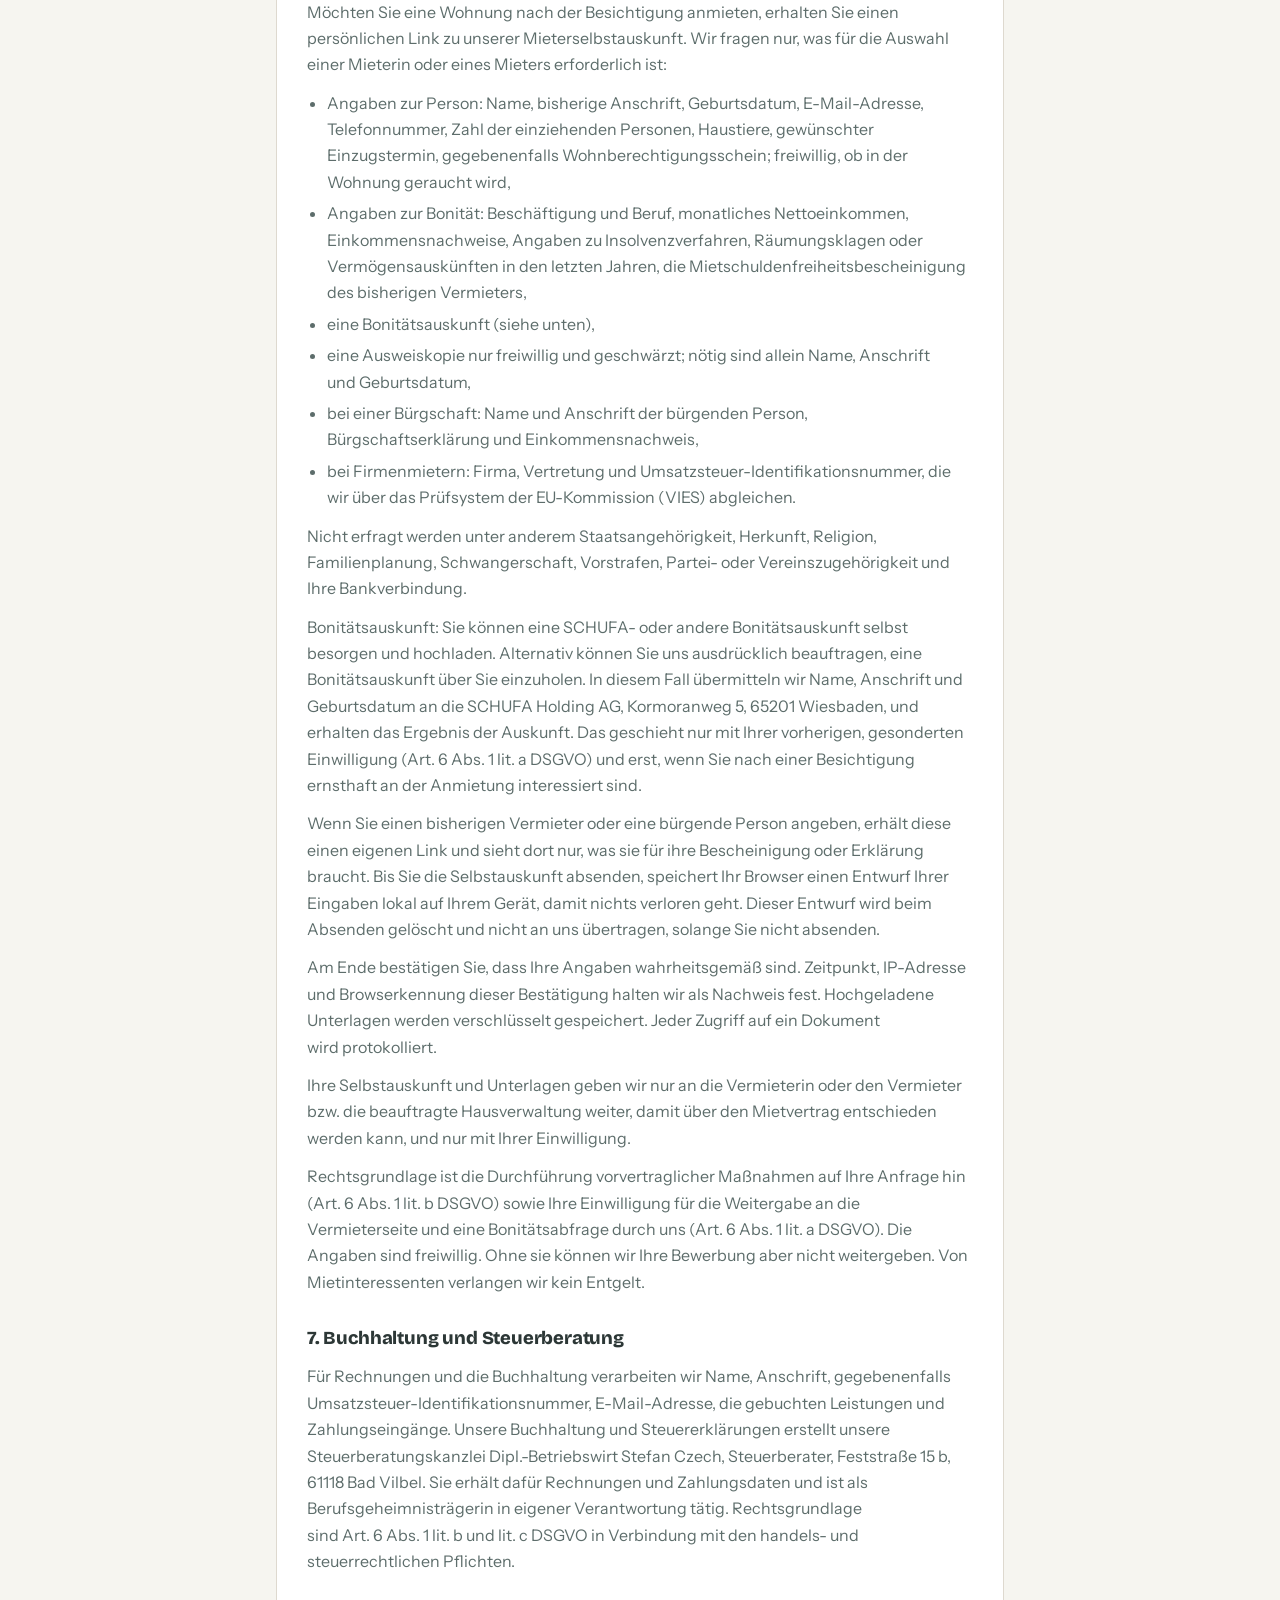
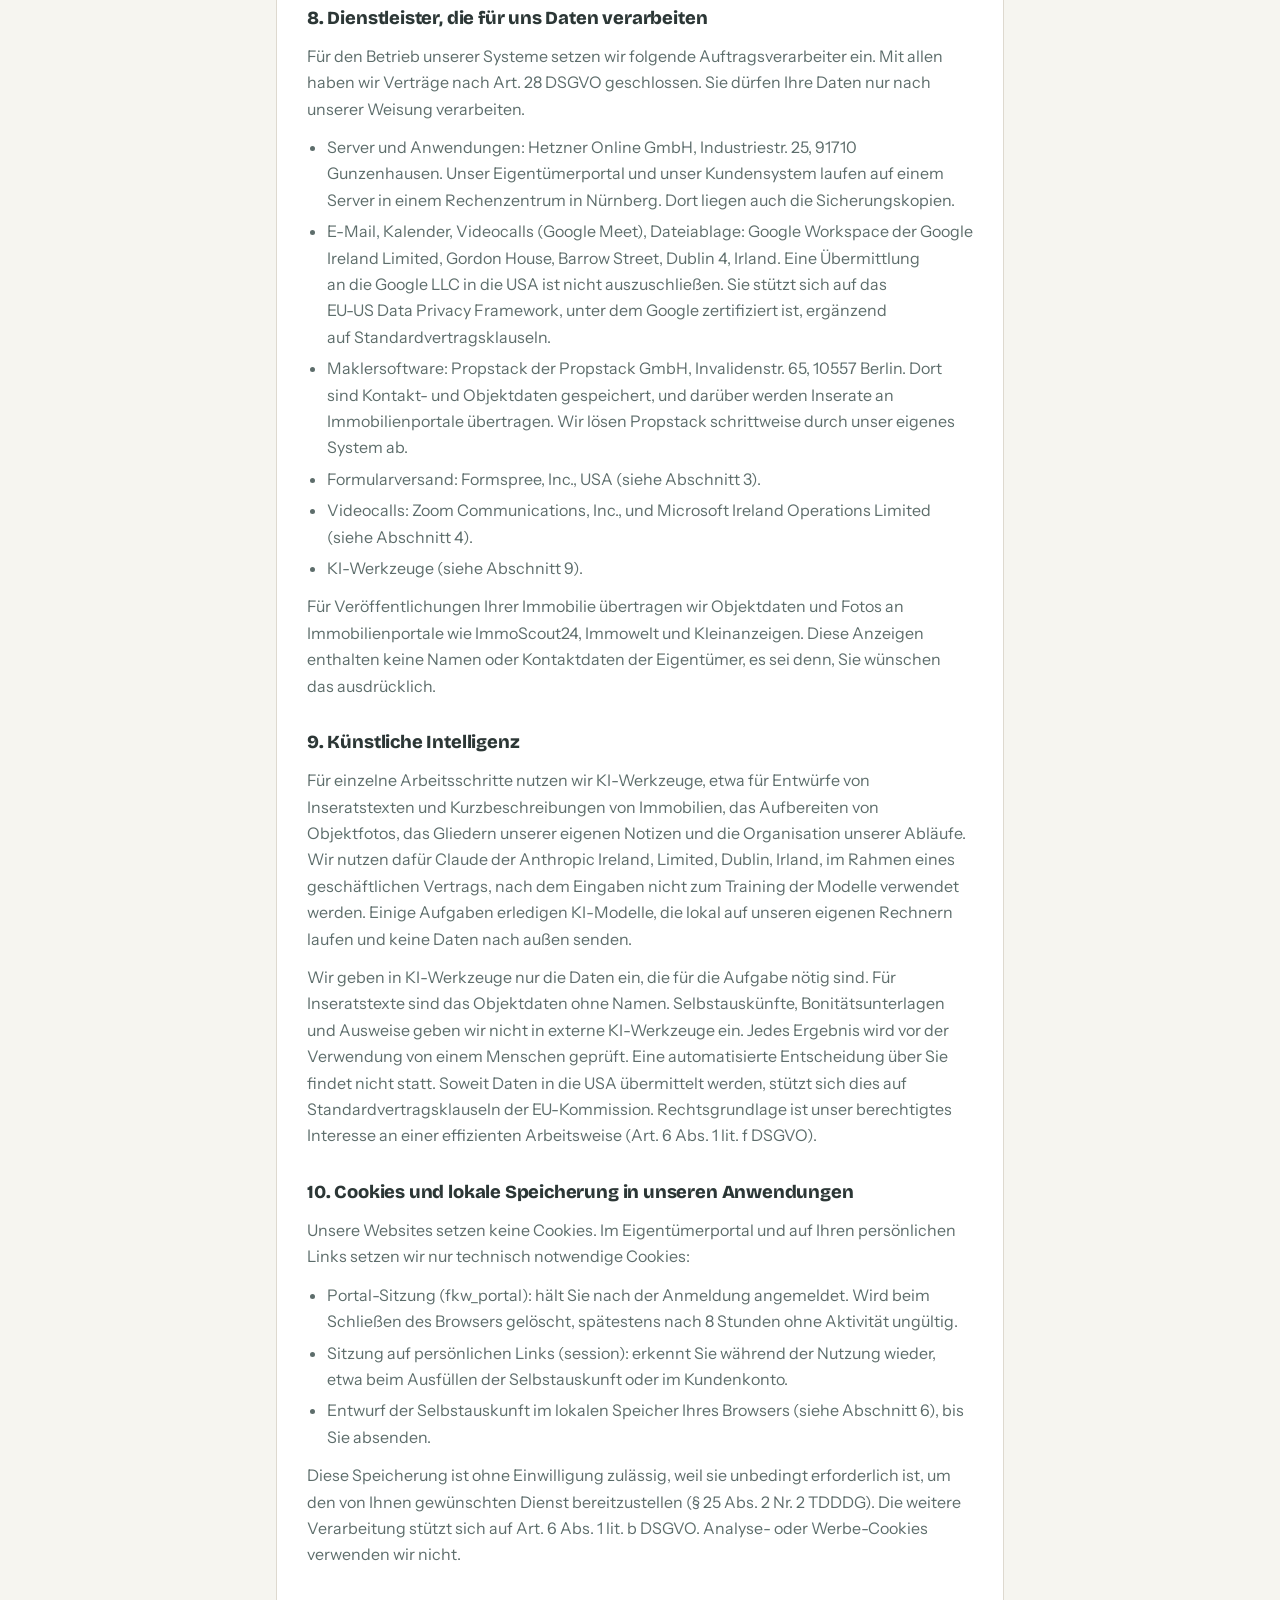
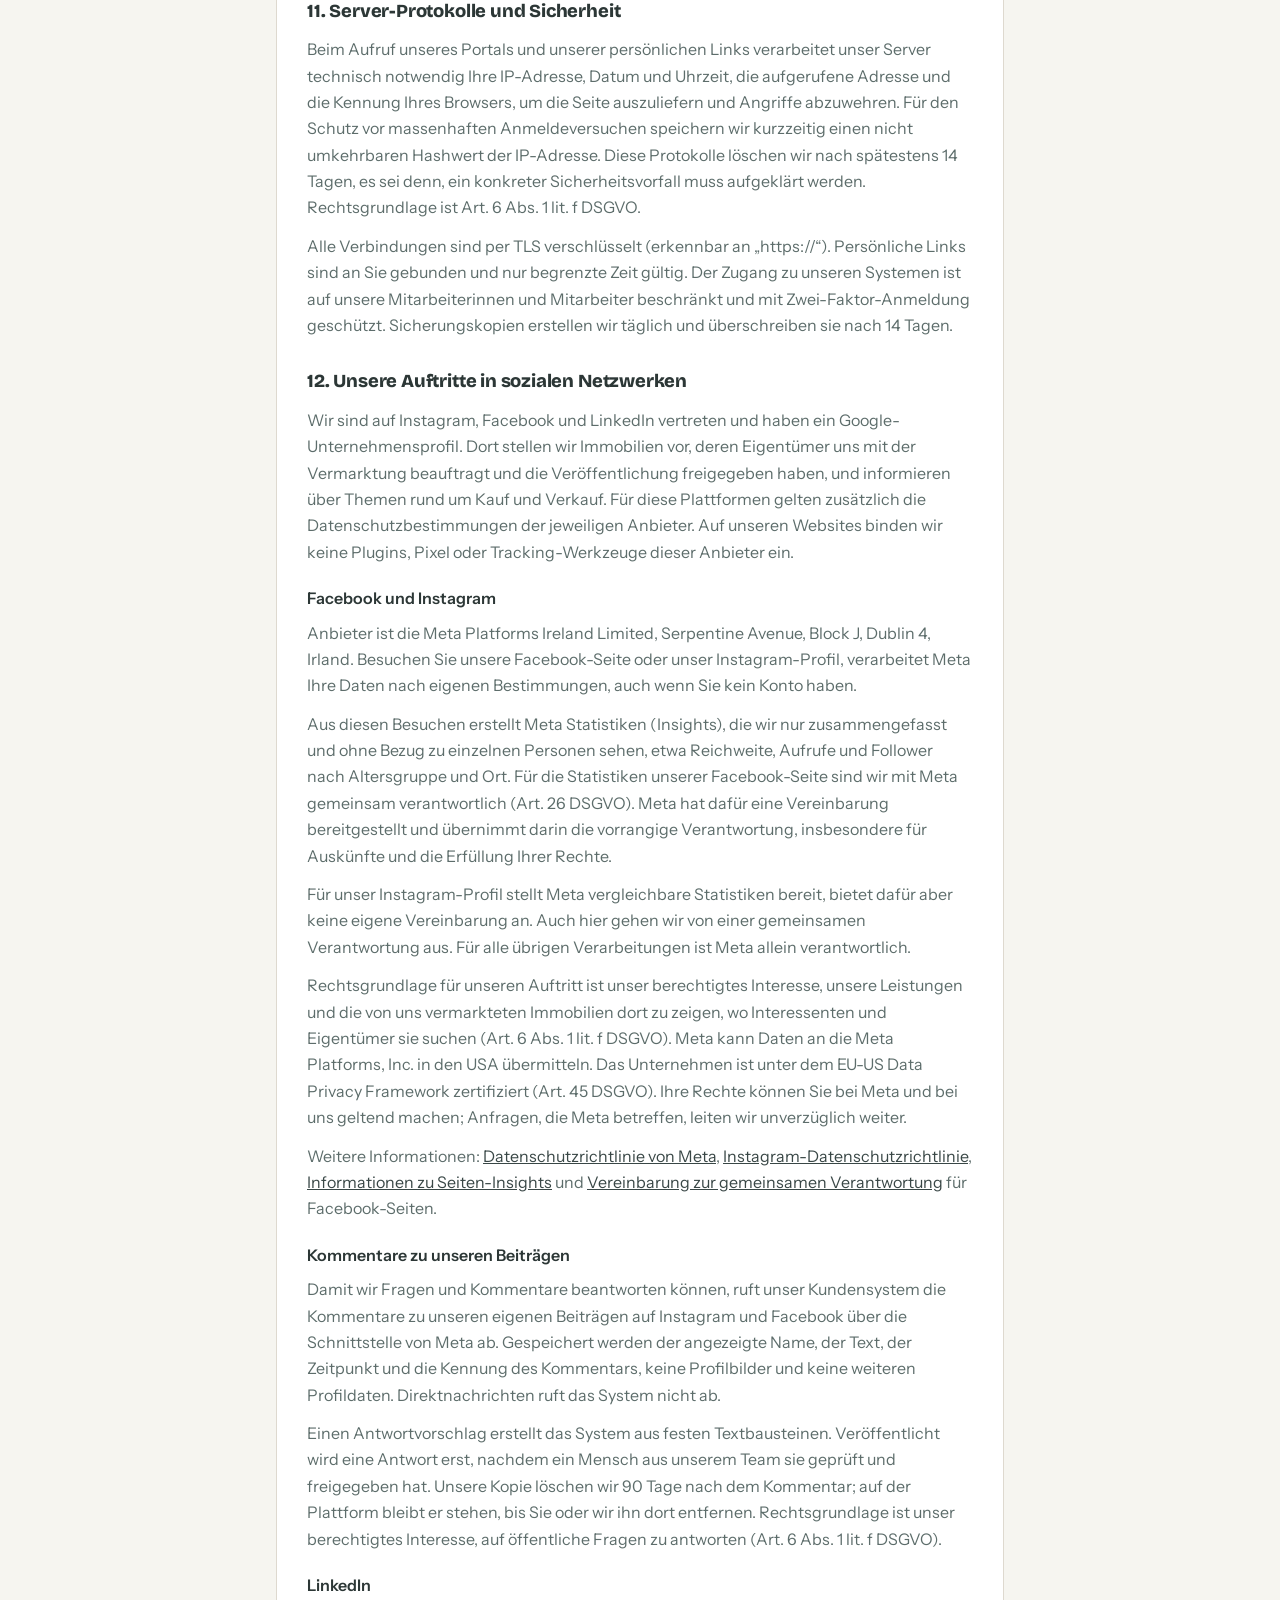
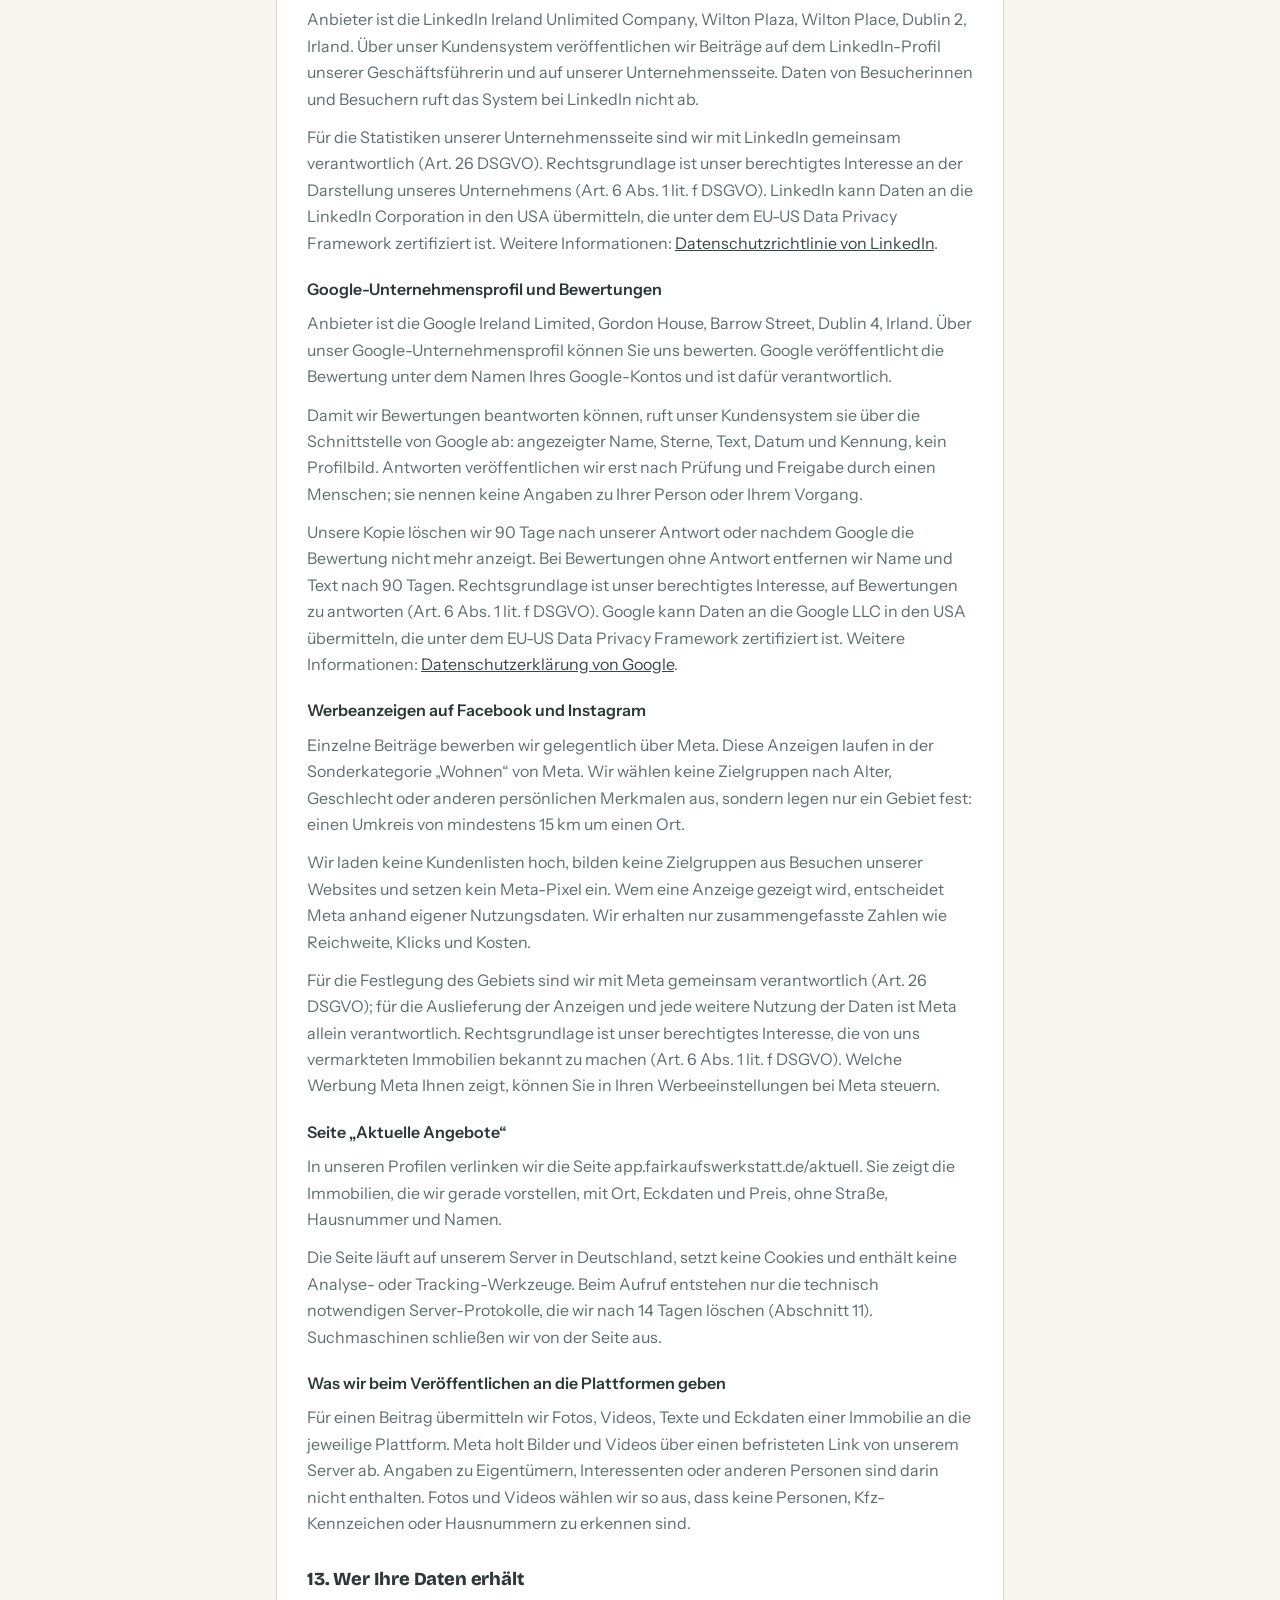
<file: datenschutz/index.html>
<!DOCTYPE html>
<html lang="de">
<head>
<meta charset="UTF-8">
<meta name="viewport" content="width=device-width, initial-scale=1">
<title>Datenschutzerklärung – FAIRkaufswerkstatt</title>
<link rel="canonical" href="https://www.fairkaufswerkstatt.de/datenschutz/">
<link rel="icon" href="/favicon.png" type="image/png">
<link rel="stylesheet" href="/fonts/fonts.css">
<style>
  :root{--ink:#2c3736;--ink-2:#4b5b5a;--muted:#5d6d6b;--paper:#f6f5f0;--line:#ded9cf;--mint-dark:#394746;
    --display:'Bricolage Grotesque','Arial Black',system-ui,sans-serif;--body:'Instrument Sans',system-ui,-apple-system,'Segoe UI',sans-serif}
  *{box-sizing:border-box}
  body{margin:0;background:var(--paper);color:var(--ink);font-family:var(--body);font-size:16px;line-height:1.65}
  .wrap{width:min(760px,100%);margin:0 auto;padding:0 16px}
  header{padding:22px 0;display:flex;justify-content:space-between;align-items:center;gap:12px;flex-wrap:wrap}
  .brand{font-family:var(--display);font-weight:800;font-size:1.3rem;letter-spacing:-.02em;text-decoration:none;color:var(--ink)}
  .brand span{color:var(--ink-2)}
  nav a{color:var(--ink-2);margin-left:14px;font-size:.9rem}
  main{background:#fff;border:1px solid var(--line);border-radius:20px;padding:34px 30px;margin-bottom:40px}
  @media(max-width:560px){main{padding:24px 16px}nav a{margin:0 14px 0 0}}
  h1{font-family:var(--display);font-weight:800;letter-spacing:-.01em;font-size:1.8rem;margin:0 0 18px}
  h2{font-family:var(--display);font-weight:800;letter-spacing:-.01em;font-size:1.15rem;margin:28px 0 10px}
  h3{font-weight:600;font-size:1rem;margin:20px 0 8px}
  p{margin:0 0 12px;color:var(--muted)} ul{margin:0 0 12px;padding-left:20px;color:var(--muted)} li{margin-bottom:5px}
  strong{color:var(--ink-2)}
  a{color:var(--mint-dark);overflow-wrap:break-word}
  footer{padding:0 0 40px;font-size:.85rem;color:var(--muted)}
  .widerruf{font-weight:600;color:var(--ink)}
  .nw{white-space:nowrap}
  p,li{text-wrap:pretty}
</style>
</head>
<body>
<div class="wrap">
<header><a class="brand" href="/">FAIRkaufs<span>WERKSTATT</span></a>
<nav><a href="/impressum/">Impressum</a><a href="/datenschutz/">Datenschutz</a><a href="/agb/">AGB</a><a class="widerruf" href="/widerruf/">Vertrag widerrufen</a></nav></header>
<main>
<h1>Datenschutzerklärung</h1>
<p>Stand: 25.11.2026</p>
<p>Diese Datenschutzerklärung gilt für alle Angebote der FAIRkaufswerkstatt GmbH: die Websites fairkaufswerkstatt.de und fairkaufsboost.de, das Eigentümerportal, die persönlichen Links, die Sie von uns erhalten (etwa für Besichtigungen, die Mieterselbstauskunft oder ein Exposé), unsere Auftritte in sozialen Netzwerken und die Zusammenarbeit mit uns per E-Mail, Telefon, WhatsApp oder Videocall. Sie erklärt, welche personenbezogenen Daten wir verarbeiten, wozu, auf welcher Rechtsgrundlage, an wen sie gehen und wann wir sie löschen.</p>
<h2>1. Verantwortliche Stelle</h2>
<p>FAIRkaufswerkstatt GmbH, vertreten durch die Geschäftsführerin Julija Frideric<br>Bethmannstraße 7–9, 60311 Frankfurt am Main<br>Telefon: <a href="tel:+4917672743056">+49 (0) 176 727 430 56</a><br>E-Mail: <a href="mailto:info@fairkaufswerkstatt.de">info@fairkaufswerkstatt.de</a></p>
<p>Für alle Fragen zum Datenschutz und zur Ausübung Ihrer Rechte erreichen Sie uns unter dieser Adresse. Einen Datenschutzbeauftragten haben wir nicht benannt, weil wir dazu nicht verpflichtet sind.</p>
<h2>2. Überblick</h2>
<ul><li>Wir verarbeiten nur Daten, die wir für Anfrage, Beratung, Vermarktung und Vermittlung brauchen oder zu deren Aufbewahrung wir gesetzlich verpflichtet sind.</li><li>Auf unseren Websites setzen wir keine Analyse-, Tracking- oder Werbewerkzeuge ein und keine Cookies, die eine Einwilligung erfordern.</li><li>Unsere Anwendungen (Eigentümerportal, persönliche Links) laufen auf einem Server in Deutschland.</li><li>Ihre Daten werden nicht verkauft und nicht für fremde Werbung genutzt.</li><li>Wir treffen keine automatisierten Entscheidungen im Sinne von Art. 22 DSGVO. Über Ihre Anfrage, Bewerbung oder einen Auftrag entscheidet immer ein Mensch.</li></ul>
<h2>3. Besuch unserer Websites</h2>
<h3>Hosting</h3>
<p>Die Websites fairkaufswerkstatt.de und fairkaufsboost.de werden über GitHub Pages ausgeliefert. Anbieter ist die GitHub, Inc., 88 Colin P. Kelly Jr. Street, San Francisco, CA 94107, USA, eine Tochter der Microsoft Corporation. Beim Aufruf verarbeitet GitHub technisch notwendige Verbindungsdaten, insbesondere Ihre IP-Adresse, Datum und Uhrzeit, die aufgerufene Seite und Angaben zu Ihrem Browser, um die Seite auszuliefern und vor Angriffen zu schützen.</p>
<p>Rechtsgrundlage ist unser berechtigtes Interesse an einer sicheren und zuverlässigen Bereitstellung der Website (Art. 6 Abs. 1 lit. f DSGVO). Die Übermittlung in die USA stützt sich auf den Angemessenheitsbeschluss der EU-Kommission zum EU-US Data Privacy Framework (Art. 45 DSGVO), unter dem GitHub zertifiziert ist. Weitere Informationen: <a href="https://docs.github.com/de/site-policy/privacy-policies/github-general-privacy-statement" target="_blank" rel="noopener">https://docs.github.com/de/site-policy/privacy-policies/github-general-privacy-statement</a></p>
<h3>Cookies und Schriftarten</h3>
<p>Unsere Websites setzen keine Cookies und speichern nichts in Ihrem Browser. Die Schriftarten sind auf unserem eigenen Webspace eingebunden. Beim Seitenaufruf wird keine Verbindung zu Google oder anderen Schriftanbietern aufgebaut.</p>
<h3>Kontaktformular</h3>
<p>Wenn Sie uns über das Formular auf einer unserer Websites schreiben, verarbeiten wir die Angaben, die Sie dort machen: Name, E-Mail-Adresse, Telefonnummer, Objektart, Ihr Vorhaben, das gewünschte Paket, gegebenenfalls den Link zu Ihrem bestehenden Inserat und Ihre Nachricht. Wir nutzen sie, um Ihre Anfrage zu beantworten und Ihnen ein passendes Angebot zu machen.</p>
<p>Das Formular wird technisch über den Dienst Formspree abgewickelt. Anbieter ist die Formspree, Inc., 2093 Philadelphia Pike #3222, Claymont, DE 19703, USA. Formspree nimmt Ihre Angaben entgegen und leitet sie per E-Mail an uns weiter. Formspree ist als unser Auftragsverarbeiter tätig (Art. 28 DSGVO). Die Übermittlung in die USA stützt sich auf den Angemessenheitsbeschluss der EU-Kommission zum EU-US Data Privacy Framework (Art. 45 DSGVO), unter dem Formspree zertifiziert ist. Datenschutzhinweise von Formspree: <a href="https://formspree.io/legal/privacy-policy" target="_blank" rel="noopener">https://formspree.io/legal/privacy-policy</a></p>
<p>Rechtsgrundlage ist die Durchführung vorvertraglicher Maßnahmen auf Ihre Anfrage hin (Art. 6 Abs. 1 lit. b DSGVO), bei allgemeinen Fragen unser berechtigtes Interesse an der Beantwortung von Anfragen (Art. 6 Abs. 1 lit. f DSGVO). Pflichtfelder sind markiert. Ohne diese Angaben können wir Ihre Anfrage nicht bearbeiten.</p>
<h3>Terminbuchung</h3>
<p>Über die Schaltflächen „Termin buchen“ gelangen Sie zu einer Buchungsseite unseres Google-Kalenders (calendar.app.google). Dort geben Sie Name, E-Mail-Adresse und Wunschtermin ein und gegebenenfalls eine Nachricht. Der Termin wird in unserem Kalender bei Google Workspace gespeichert, und Sie erhalten eine Bestätigung per E-Mail. Google ist dabei unser Auftragsverarbeiter (siehe Abschnitt 8). Rechtsgrundlage ist Art. 6 Abs. 1 lit. b DSGVO.</p>
<h3>Links zu WhatsApp, Google-Bewertungen und anderen Seiten</h3>
<p>Unsere Websites enthalten einfache Links, zum Beispiel zu WhatsApp, zu unseren Google-Bewertungen oder zu fairkaufsboost.de. Beim bloßen Aufruf unserer Seite werden dabei keine Daten an diese Anbieter übertragen. Erst wenn Sie einen Link anklicken, verlassen Sie unsere Website, und es gelten die Datenschutzbestimmungen des jeweiligen Anbieters.</p>
<h2>4. Kontakt per E-Mail, Telefon, WhatsApp und Videocall</h2>
<h3>E-Mail und Telefon</h3>
<p>Wenn Sie uns per E-Mail oder Telefon kontaktieren, verarbeiten wir Ihre Kontaktdaten und den Inhalt Ihrer Nachricht, um Ihr Anliegen zu bearbeiten. Eingehende und ausgehende E-Mails ordnen wir in unserem Kundensystem dem jeweiligen Vorgang zu, damit wir den Verlauf nachvollziehen können. Anrufe werden nicht aufgezeichnet. Wir notieren Datum, Uhrzeit, Rufnummer und Dauer eines Anrufs sowie gegebenenfalls eine Gesprächsnotiz. Rechtsgrundlage ist Art. 6 Abs. 1 lit. b DSGVO bei Anfragen zu unseren Leistungen, sonst Art. 6 Abs. 1 lit. f DSGVO.</p>
<h3>WhatsApp Business</h3>
<p>Sie können uns auch über WhatsApp schreiben. Dafür nutzen wir WhatsApp Business der WhatsApp Ireland Limited, Dublin, Irland (Meta-Konzern). Wenn Sie uns per WhatsApp kontaktieren, erhält WhatsApp Ihre Telefonnummer, die Metadaten der Kommunikation (etwa Zeitpunkt, Gerätedaten) und, soweit Sie das in WhatsApp freigegeben haben, Ihren Profilnamen und Ihr Profilbild. Die Nachrichteninhalte sind Ende-zu-Ende-verschlüsselt. WhatsApp kann Metadaten an Meta Platforms, Inc. in die USA übermitteln. Das Unternehmen ist unter dem EU-US Data Privacy Framework zertifiziert.</p>
<p>Wir nutzen WhatsApp nur, wenn Sie uns von sich aus darüber anschreiben oder uns ausdrücklich darum bitten. Rechtsgrundlage ist Ihre Einwilligung (Art. 6 Abs. 1 lit. a DSGVO), die Sie jederzeit widerrufen können, indem Sie uns einen anderen Kontaktweg nennen. Wichtige Unterlagen (Selbstauskünfte, Ausweise, Verträge) nehmen wir nicht per WhatsApp entgegen, sondern über unsere eigenen, verschlüsselten Upload-Links. Auf dem Geschäftshandy, das wir für WhatsApp nutzen, gleichen wir das Adressbuch nicht mit WhatsApp ab. Datenschutzhinweise von WhatsApp: <a href="https://www.whatsapp.com/legal/privacy-policy-eea" target="_blank" rel="noopener">https://www.whatsapp.com/legal/privacy-policy-eea</a></p>
<h3>Videocalls</h3>
<p>Beratungsgespräche, Workshops und Coachings führen wir auf Wunsch per Videocall. Wir nutzen dafür den Dienst, den Sie bevorzugen oder zu dem wir einladen:</p>
<ul><li>Google Meet der Google Ireland Limited, Gordon House, Barrow Street, Dublin 4, Irland (über unser Google-Workspace-Konto, siehe Abschnitt 8),</li><li>Zoom der Zoom Communications, Inc., San José, USA,</li><li>Microsoft Teams der Microsoft Ireland Operations Limited, Dublin, Irland.</li></ul>
<p>Verarbeitet werden Name bzw. Anzeigename, E-Mail-Adresse, gegebenenfalls Bild und Ton, Chatnachrichten und technische Verbindungsdaten wie IP-Adresse und Gerätedaten. Wir zeichnen Gespräche nicht auf, es sei denn, Sie stimmen vorher ausdrücklich zu. Die Anbieter sind unsere Auftragsverarbeiter, soweit wir das Gespräch über unser eigenes Konto führen. Laden Sie uns über Ihr eigenes Konto ein, ist der jeweilige Anbieter Ihnen gegenüber verantwortlich. Übermittlungen in die USA stützen sich auf das EU-US Data Privacy Framework, unter dem Google, Zoom und Microsoft zertifiziert sind, ergänzend auf Standardvertragsklauseln. Rechtsgrundlage ist Art. 6 Abs. 1 lit. b DSGVO.</p>
<h2>5. Beratung und Auftrag für Eigentümerinnen und Eigentümer</h2>
<p>Wenn Sie uns mit dem Verkauf oder der Vermietung Ihrer Immobilie beauftragen oder ein Paket bzw. Modul von FAIRkaufswerkstatt oder FAIRkaufsBOOST buchen, verarbeiten wir:</p>
<ul><li>Ihre Kontaktdaten und Anschrift, bei mehreren Eigentümern die Angaben aller Beteiligten,</li><li>Angaben zur Immobilie: Lage, Größe, Ausstattung, Zustand, Preisvorstellung, Fotos,</li><li>die Unterlagen, die Sie uns überlassen oder die wir in Ihrem Auftrag einholen, zum Beispiel Grundbuchauszug, Grundrisse, Energieausweis, Teilungserklärung, Protokolle von Eigentümerversammlungen,</li><li>die Vereinbarungen zu Ihrem Auftrag und unsere Kommunikation,</li><li>Rechnungs- und Zahlungsdaten.</li></ul>
<p>Wir nutzen diese Daten, um die vereinbarten Leistungen zu erbringen: Inserate und Exposés erstellen, Interessentenanfragen bearbeiten, Besichtigungen organisieren, Ihnen über den Stand der Vermarktung berichten und abrechnen. In unseren Vermarktungsberichten an Sie stehen keine Namen von Interessenten, nur Zahlen und zusammengefasste Rückmeldungen.</p>
<p>Rechtsgrundlage ist der Vertrag mit Ihnen bzw. seine Anbahnung (Art. 6 Abs. 1 lit. b DSGVO) und die Erfüllung gesetzlicher Pflichten, etwa aus der Makler- und Bauträgerverordnung, dem Geldwäschegesetz und dem Steuerrecht (Art. 6 Abs. 1 lit. c DSGVO). Soweit Grundbuch- oder andere Unterlagen personenbezogene Daten Dritter enthalten (etwa Mieter oder Voreigentümer), schwärzen wir diese, bevor Unterlagen an Interessenten gehen.</p>
<h3>Eigentümerportal</h3>
<p>Unser Eigentümerportal („Mein Verkaufsordner“) ist nur mit einer persönlichen Einladung zugänglich. Bei der Registrierung verarbeiten wir Anrede, Name, E-Mail-Adresse, Telefonnummern, Anschrift, Ihr Eigentumsverhältnis, die Angaben zu Ihrer Immobilie und ein Passwort, das nur verschlüsselt gespeichert wird. Über das Portal sehen Sie den Stand Ihrer Vermarktung, Ihre Unterlagen und Berichte und können uns Anfragen schicken.</p>
<p>Interessenten können Ihnen über unsere Plattform Fragen zu Ihrer Immobilie stellen. Sie sehen im Portal nur die Frage und eine laufende Nummer, keine Namen und Kontaktdaten der Interessenten – außer, eine Person hat der Anzeige ihres Namens zugestimmt. Ihre Antwort erhält die fragende Person auf ihrer persönlichen Seite und per E-Mail, ohne Ihren Namen; wählen Sie „für alle sichtbar“, sehen sie auch die anderen Interessenten dieser Immobilie. Telefonnummern und E-Mail-Adressen nehmen wir in Antworten nicht an, damit der Austausch über die Plattform läuft.</p>
<p>Das Portal läuft auf unserem Server bei der Hetzner Online GmbH in Deutschland (siehe Abschnitt 8). Kontakt- und Objektdaten werden zusätzlich in unserer Maklersoftware Propstack gespeichert, über die auch die Anmeldung und das Zurücksetzen des Passworts laufen. Das Portal setzt ein technisch notwendiges Sitzungs-Cookie (siehe Abschnitt 10) und ist für Suchmaschinen gesperrt.</p>
<p>Geben Sie im Portal eine Miteigentümerin oder einen Miteigentümer an, legen wir auch für diese Person Kontaktdaten an (Name, E-Mail-Adresse oder Telefonnummer, auf Wunsch Geburtsdatum und Anschrift). Bitte informieren Sie die Person darüber und weisen Sie sie auf diese Datenschutzerklärung hin.</p>
<p>Rechtsgrundlage ist Art. 6 Abs. 1 lit. b DSGVO, für die Daten von Miteigentümern Art. 6 Abs. 1 lit. f DSGVO (unser Interesse, alle Beteiligten eines Verkaufs einbeziehen zu können).</p>
<h3>Buchung im Eigentümerportal und Zahlung</h3>
<p>Pakete und Module können Sie im Eigentümerportal online buchen. Für den Nachweis des Vertragsschlusses speichern wir das gebuchte Paket, den Preis, Zeitpunkt, die Fassung der bestätigten Texte (Leistungsbeschreibung, AGB, Widerrufsbelehrung, Datenschutzerklärung), Ihre gesetzten Häkchen, Ihre IP-Adresse und die Kennung Ihres Browsers. Die Vertragsbestätigung erhalten Sie als PDF per E-Mail; bei uns liegt sie verschlüsselt. Verlangen Sie, dass wir schon vor Ablauf der Widerrufsfrist mit der Leistung beginnen, halten wir diese Erklärung ebenfalls mit Zeitpunkt, IP-Adresse und Browserkennung fest. Rechtsgrundlage ist Art. 6 Abs. 1 lit. b DSGVO sowie unsere Nachweispflichten (Art. 6 Abs. 1 lit. c DSGVO).</p>
<p>Sie können per Überweisung nach Rechnung oder online bezahlen. Online-Zahlungen wickelt die Mollie B.V., Keizersgracht 126, 1015 CW Amsterdam, Niederlande, ab. Sie geben Ihre Zahlungsdaten auf der Bezahlseite von Mollie ein; Karten- und Kontodaten sehen und speichern wir nicht. Wir übermitteln Mollie nur den Betrag, die Beschreibung (Paketname und Rechnungs- bzw. Vertragsnummer) und eine interne Vorgangsnummer, keinen Namen und keine E-Mail-Adresse. Von Mollie erhalten wir den Zahlungsstatus, die gewählte Zahlungsart, die Zahlungskennung und bei Erstattungen den erstatteten Betrag. Mollie ist als beaufsichtigtes Zahlungsinstitut für die Zahlungsabwicklung selbst verantwortlich; je nach Zahlungsart sind weitere Anbieter beteiligt, etwa PayPal, Klarna oder Ihre Bank, die dafür ebenfalls selbst verantwortlich sind. Rechtsgrundlage ist Art. 6 Abs. 1 lit. b DSGVO. Datenschutzhinweise von Mollie: <a href="https://www.mollie.com/de/privacy" target="_blank" rel="noopener">https://www.mollie.com/de/privacy</a></p>
<h3>Newsletter</h3>
<p>Im&nbsp;Eigentümerportal können Sie unseren Newsletter bestellen, entweder mit&nbsp;einem&nbsp;freiwilligen Häkchen bei&nbsp;der&nbsp;Registrierung oder später unter&nbsp;„Meine&nbsp;Daten“. Eine&nbsp;Bestellung&nbsp;bei&nbsp;der&nbsp;Registrierung wird erst wirksam, wenn Sie Ihre <span class="nw">E-Mail-Adresse</span> über&nbsp;den&nbsp;Link in&nbsp;unserer Mail bestätigt haben. Über&nbsp;unsere&nbsp;Websites lässt sich der&nbsp;Newsletter nicht&nbsp;bestellen.</p>
<p>Mit&nbsp;dem&nbsp;Newsletter&nbsp;schicken wir Ihnen bis&nbsp;zu&nbsp;fünfmal im&nbsp;Jahr Tipps, Neuigkeiten und Angebote rund um&nbsp;Verkauf und Vermietung, und zwar zu&nbsp;Neujahr, zum&nbsp;Frühjahrsputz, im&nbsp;Sommer, zu&nbsp;Halloween und vor&nbsp;Weihnachten. Nach&nbsp;dem&nbsp;Verkauf&nbsp;oder der&nbsp;Vermietung bitten wir Sie außerdem einmal um&nbsp;Ihre Rückmeldung und eine&nbsp;Bewertung, und während der&nbsp;Vermarktung weisen wir Sie gegebenenfalls einmal auf&nbsp;ein&nbsp;passendes Zusatzangebot hin. Dafür&nbsp;verwenden&nbsp;wir Ihren Vornamen, Ihre <span class="nw">E-Mail-Adresse</span> und die&nbsp;Angabe, ob Sie verkaufen oder vermieten. Welche&nbsp;Mail&nbsp;wann&nbsp;an&nbsp;Sie ging, halten wir fest. Die&nbsp;Mails&nbsp;enthalten keine Zählpixel und werden über&nbsp;unser Konto bei&nbsp;Google Workspace versendet (siehe&nbsp;Abschnitt&nbsp;8).</p>
<p>Rechtsgrundlage&nbsp;ist Ihre Einwilligung (Art.&nbsp;6&nbsp;Abs.&nbsp;1&nbsp;lit.&nbsp;a&nbsp;DSGVO). Zum&nbsp;Nachweis&nbsp;speichern wir Zeitpunkt, Weg und Wortlaut Ihrer Einwilligung sowie jede Abmeldung, aber keine <span class="nw">IP-Adresse</span> (Art.&nbsp;6&nbsp;Abs.&nbsp;1&nbsp;lit.&nbsp;c in&nbsp;Verbindung mit&nbsp;Art.&nbsp;7&nbsp;Abs.&nbsp;1&nbsp;DSGVO).</p>
<p>Sie&nbsp;können&nbsp;den&nbsp;Newsletter jederzeit abbestellen: über&nbsp;den&nbsp;Link&nbsp;am&nbsp;Ende jeder Mail, über&nbsp;„Abbestellen“ in&nbsp;Ihrem Mailprogramm, unter&nbsp;„Meine&nbsp;Daten“ oder mit&nbsp;einer&nbsp;kurzen Nachricht an&nbsp;uns. Die&nbsp;Rechtmäßigkeit&nbsp;der&nbsp;bis&nbsp;dahin erfolgten Verarbeitung bleibt davon unberührt. Den&nbsp;Newsletter&nbsp;erhalten Sie auch nach&nbsp;Ende Ihres Auftrags, bis&nbsp;Sie ihn abbestellen. Ihr&nbsp;Vorname&nbsp;und&nbsp;Ihre <span class="nw">E-Mail-Adresse</span> bleiben dafür so lange gespeichert; den&nbsp;Nachweis Ihrer Einwilligung und Abmeldung bewahren wir danach noch&nbsp;3&nbsp;Jahre ab Ende des&nbsp;Jahres der&nbsp;Abmeldung&nbsp;auf.</p>
<h3>Immobilienbewertung, Energieausweis, Fotos</h3>
<p>Für eine Immobilienbewertung, einen Energieausweis, professionelle Fotos, 360°-Aufnahmen oder Verkaufsschilder arbeiten wir mit spezialisierten Partnern zusammen:</p>
<ul><li>Immobilienbewertung: Sprengnetter</li><li>Energieausweise: energieausweis.de</li><li>Fotografie und 360°-Aufnahmen: backbone</li></ul>
<p>Sie erhalten nur die Daten, die sie für ihre Leistung brauchen, in der Regel die Objektdaten und für einen Vor-Ort-Termin Ihren Namen und Ihre Telefonnummer. Rechtsgrundlage ist Art. 6 Abs. 1 lit. b DSGVO. Energieausweis-Aussteller sind gesetzlich zur Registrierung des Ausweises verpflichtet und handeln dabei in eigener Verantwortung.</p>
<h3>Ihre Immobilie in sozialen Netzwerken</h3>
<p>Im Rahmen der Vermarktung stellen wir Ihre Immobilie auch auf unseren Social-Media-Kanälen und auf der Seite „Aktuelle Angebote“ vor (Abschnitt 12). Nutzen Sie das Eigentümerportal, geschieht das erst, nachdem Sie das Exposé freigegeben haben. Gezeigt werden Fotos, Titel, Ort mit Postleitzahl, Eckdaten und Preis, nie Straße, Hausnummer oder Ihr Name. Rechtsgrundlage ist Ihr Vermarktungsauftrag (Art. 6 Abs. 1 lit. b DSGVO). Möchten Sie das nicht, genügt eine kurze Nachricht: Wir veröffentlichen dann nichts mehr und entfernen bestehende Beiträge, soweit die Plattform das zulässt.</p>
<h3>Widerruf über unsere Website</h3>
<p>Widerrufen Sie einen Vertrag über die Schaltfläche „Vertrag widerrufen“ auf unserer Website, verarbeiten wir Ihren Namen, die Angaben zum Vertrag, Ihre E-Mail-Adresse sowie Datum und Uhrzeit des Eingangs. Sie erhalten automatisch eine Eingangsbestätigung per E-Mail. Den Widerruf ordnen wir in unserem Kundensystem anhand Ihrer E-Mail-Adresse Ihrem Vertrag zu und bearbeiten ihn dort. Die Angaben werden über unseren Server bei der Hetzner Online GmbH und unser E-Mail-Konto bei Google Workspace übermittelt (siehe Abschnitt 8). Rechtsgrundlage ist unsere gesetzliche Pflicht zur Bereitstellung einer Widerrufsfunktion (§ 356a BGB, Art. 6 Abs. 1 lit. c DSGVO) und die Rückabwicklung des Vertrags (Art. 6 Abs. 1 lit. b DSGVO). Wir speichern die Angaben 3 Jahre ab Ende des Jahres des Widerrufs.</p>
<h2>6. Kauf- und Mietinteressenten</h2>
<h3>Anfrage und Exposé</h3>
<p>Anfragen zu unseren Immobilien erreichen uns über Immobilienportale wie ImmoScout24, Immowelt und Kleinanzeigen, über unsere Websites oder direkt. Wir verarbeiten die Angaben, die Sie dort machen: Name, E-Mail-Adresse, Telefonnummer, Ihre Nachricht und gegebenenfalls Angaben zu Ihrer Suche. Die Portale sind für die Verarbeitung auf ihren eigenen Plattformen selbst verantwortlich. Wir erhalten Ihre Anfrage von dort.</p>
<p>Auf Ihre Anfrage erhalten Sie von uns eine E-Mail mit einem persönlichen Link zu Ihrer Seite für diese Immobilie. Wir sehen, ob und wann Sie diesen Link aufgerufen haben, damit wir wissen, ob die Unterlagen angekommen sind und wann es sinnvoll ist, nachzufassen. Unsere E-Mails enthalten keine Zählpixel oder ähnliche Techniken, die das Öffnen der E-Mail selbst erfassen.</p>
<p>Bevor Sie Exposé und Unterlagen erhalten, bestätigen Sie auf Ihrer persönlichen Seite Name, Anschrift und Telefonnummer und dass Sie die Hinweise zu Provision, Widerruf, Datenschutz und AGB zur Kenntnis genommen haben. Zeitpunkt, Wortlaut und IP-Adresse dieser Bestätigung halten wir als Nachweis fest. Auf derselben Seite können Sie Fragen zur Immobilie stellen, einen Besichtigungstermin buchen und Unterlagen hochladen, etwa ein Finanzierungszertifikat. Hochgeladene Unterlagen werden verschlüsselt gespeichert. Die Kurzbeschreibung der Immobilie auf dieser Seite kann mit KI erstellt sein; dafür werden nur Objektdaten verwendet (siehe Abschnitt 9).</p>
<p>Auf Wunsch nehmen wir Sie in unsere Suchkartei auf und informieren Sie über passende Immobilien. Dafür holen wir Ihre ausdrückliche Einwilligung ein und speichern ihren Wortlaut und Zeitpunkt (Art. 6 Abs. 1 lit. a DSGVO). Die Einwilligung können Sie jederzeit über den Link in unseren E-Mails oder per Nachricht an uns widerrufen, dann löschen wir Ihr Suchprofil.</p>
<p>Rechtsgrundlage ist die Durchführung vorvertraglicher Maßnahmen auf Ihre Anfrage hin (Art. 6 Abs. 1 lit. b DSGVO).</p>
<h3>Fragen zur Immobilie</h3>
<p>Ihre Fragen zur Immobilie – auf Ihrer persönlichen Seite oder schon in Ihrer Anfrage – beantwortet in der Regel die Eigentümerseite selbst. Sie sieht dafür in ihrem Eigentümerportal nur den Text Ihrer Frage und eine laufende Nummer („Interessent 3“), nicht Ihren Namen, Ihre E-Mail-Adresse oder Telefonnummer; solche Angaben entfernen wir vorher auch aus dem Fragetext. Ihren Namen sieht sie nur, wenn Sie das bei der Terminbuchung erlauben. Fragen aus Ihrer Anfrage geben wir erst weiter, wenn Sie auf Ihrer persönlichen Seite Ihre Daten bestätigt haben. Fragen zu Kaufpreis und Verhandlung beantworten wir automatisch mit dem Hinweis auf das Kaufangebot. Die Antwort erhalten Sie auf Ihrer Seite und per E-Mail; die Eigentümerseite kann Frage und Antwort ohne Hinweis auf Ihre Person auch den anderen Interessenten dieser Immobilie zeigen.</p>
<p>Rechtsgrundlage ist Art.&nbsp;6&nbsp;Abs.&nbsp;1&nbsp;lit.&nbsp;b&nbsp;DSGVO sowie unser berechtigtes Interesse, Ihre Fragen von der Person beantworten zu lassen, die die Immobilie kennt (Art.&nbsp;6&nbsp;Abs.&nbsp;1&nbsp;lit.&nbsp;f&nbsp;DSGVO).</p>
<h3>Besichtigung</h3>
<p>Für eine Besichtigung erhalten Sie eine persönliche Einladung mit Termin, Adresse und einem QR-Code. Wir halten fest, ob Sie den Termin angenommen, abgesagt oder verschoben haben und ob Sie vor Ort waren. Vor dem Termin erinnern wir Sie per E-Mail oder SMS. Wenn Sie die Einladung in Apple Wallet oder Google Wallet speichern, erhält der jeweilige Anbieter die Termindaten. Das geschieht nur, wenn Sie selbst darauf klicken.</p>
<p>Nach der Besichtigung bitten wir Sie um eine kurze Rückmeldung, etwa ob die Immobilie für Sie in Frage kommt und, wenn nicht, warum. Die Rückmeldung ist freiwillig. Die Eigentümerseite erfährt sie nur zusammengefasst und ohne Ihren Namen.</p>
<p>Zweck ist die Organisation der Besichtigung, der Nachweis, wer die Immobilie besichtigt hat, und die Information der Eigentümerseite über den Stand der Vermarktung. Rechtsgrundlage ist Art. 6 Abs. 1 lit. b DSGVO und unser berechtigtes Interesse an einer geordneten Vermittlung (Art. 6 Abs. 1 lit. f DSGVO).</p>
<h3>Kauf</h3>
<p>Wenn Sie ernsthaftes Kaufinteresse haben, verarbeiten wir zusätzlich, was Sie uns zur Vorbereitung des Kaufs mitteilen, etwa einen Finanzierungsnachweis.</p>
<p>Über Ihre persönliche Seite können Sie ein Kaufangebot abgeben. Wir speichern Betrag, Angaben zur Finanzierung, Ihre Wünsche zu Notar und Übergabe, etwaige Bedingungen, Ihren Namen sowie Zeitpunkt, Wortlaut, IP-Adresse und Browserkennung Ihrer Bestätigung als Nachweis. Eine Unterschrift leisten Sie nicht. Ihr Angebot legen wir der Eigentümerseite zur Entscheidung vor. Rechtsgrundlage ist Art. 6 Abs. 1 lit. b DSGVO.</p>
<p>Kommt ein Kaufvertrag zustande, sind wir nach dem Geldwäschegesetz verpflichtet, die Vertragsparteien anhand eines Ausweises zu identifizieren und die Angaben fünf Jahre aufzubewahren (§§ 8, 10, 11 GwG, Art. 6 Abs. 1 lit. c DSGVO). Für den Notartermin geben wir die nötigen Angaben an das beurkundende Notariat weiter.</p>
<p>Wir vermitteln keine Finanzierungen. Wünschen Sie Unterstützung bei der Finanzierung, stellen wir auf Ihren Wunsch den Kontakt zu einem unserer Kooperationspartner her (Finanzierungsberater und Banken) und übermitteln ihm dafür Ihren Namen, Ihre Kontaktdaten und die Angaben aus Ihrer Finanzierungsanfrage (etwa Kaufpreis, Eigenkapital, Einkommen, Beschäftigung). Zeitpunkt, Wortlaut und IP-Adresse Ihrer Einwilligung halten wir fest. Welcher Partner das ist, sagen wir Ihnen vorher. Der Partner verarbeitet Ihre Daten anschließend in eigener Verantwortung. Rechtsgrundlage ist Ihre Einwilligung (Art. 6 Abs. 1 lit. a DSGVO).</p>
<h3>Mieterselbstauskunft</h3>
<p>Möchten Sie eine Wohnung nach der Besichtigung anmieten, erhalten Sie einen persönlichen Link zu unserer Mieterselbstauskunft. Wir fragen nur, was für die Auswahl einer Mieterin oder eines Mieters erforderlich ist:</p>
<ul><li>Angaben zur Person: Name, bisherige Anschrift, Geburtsdatum, E-Mail-Adresse, Telefonnummer, Zahl der einziehenden Personen, Haustiere, gewünschter Einzugstermin, gegebenenfalls Wohnberechtigungsschein; freiwillig, ob in der Wohnung geraucht wird,</li><li>Angaben zur Bonität: Beschäftigung und Beruf, monatliches Nettoeinkommen, Einkommensnachweise, Angaben zu Insolvenzverfahren, Räumungsklagen oder Vermögensauskünften in den letzten Jahren, die Mietschuldenfreiheitsbescheinigung des bisherigen Vermieters,</li><li>eine Bonitätsauskunft (siehe unten),</li><li>eine Ausweiskopie nur freiwillig und geschwärzt; nötig sind allein Name, Anschrift und Geburtsdatum,</li><li>bei einer Bürgschaft: Name und Anschrift der bürgenden Person, Bürgschaftserklärung und Einkommensnachweis,</li><li>bei Firmenmietern: Firma, Vertretung und Umsatzsteuer-Identifikationsnummer, die wir über das Prüfsystem der EU-Kommission (VIES) abgleichen.</li></ul>
<p>Nicht erfragt werden unter anderem Staatsangehörigkeit, Herkunft, Religion, Familienplanung, Schwangerschaft, Vorstrafen, Partei- oder Vereinszugehörigkeit und Ihre Bankverbindung.</p>
<p>Bonitätsauskunft: Sie können eine SCHUFA- oder andere Bonitätsauskunft selbst besorgen und hochladen. Alternativ können Sie uns ausdrücklich beauftragen, eine Bonitätsauskunft über Sie einzuholen. In diesem Fall übermitteln wir Name, Anschrift und Geburtsdatum an die SCHUFA Holding AG, Kormoranweg 5, 65201 Wiesbaden, und erhalten das Ergebnis der Auskunft. Das geschieht nur mit Ihrer vorherigen, gesonderten Einwilligung (Art. 6 Abs. 1 lit. a DSGVO) und erst, wenn Sie nach einer Besichtigung ernsthaft an der Anmietung interessiert sind.</p>
<p>Wenn Sie einen bisherigen Vermieter oder eine bürgende Person angeben, erhält diese einen eigenen Link und sieht dort nur, was sie für ihre Bescheinigung oder Erklärung braucht. Bis Sie die Selbstauskunft absenden, speichert Ihr Browser einen Entwurf Ihrer Eingaben lokal auf Ihrem Gerät, damit nichts verloren geht. Dieser Entwurf wird beim Absenden gelöscht und nicht an uns übertragen, solange Sie nicht absenden.</p>
<p>Am Ende bestätigen Sie, dass Ihre Angaben wahrheitsgemäß sind. Zeitpunkt, IP-Adresse und Browserkennung dieser Bestätigung halten wir als Nachweis fest. Hochgeladene Unterlagen werden verschlüsselt gespeichert. Jeder Zugriff auf ein Dokument wird protokolliert.</p>
<p>Ihre Selbstauskunft und Unterlagen geben wir nur an die Vermieterin oder den Vermieter bzw. die beauftragte Hausverwaltung weiter, damit über den Mietvertrag entschieden werden kann, und nur mit Ihrer Einwilligung.</p>
<p>Rechtsgrundlage ist die Durchführung vorvertraglicher Maßnahmen auf Ihre Anfrage hin (Art. 6 Abs. 1 lit. b DSGVO) sowie Ihre Einwilligung für die Weitergabe an die Vermieterseite und eine Bonitätsabfrage durch uns (Art. 6 Abs. 1 lit. a DSGVO). Die Angaben sind freiwillig. Ohne sie können wir Ihre Bewerbung aber nicht weitergeben. Von Mietinteressenten verlangen wir kein Entgelt.</p>
<h2>7. Buchhaltung und Steuerberatung</h2>
<p>Für Rechnungen und die Buchhaltung verarbeiten wir Name, Anschrift, gegebenenfalls Umsatzsteuer-Identifikationsnummer, E-Mail-Adresse, die gebuchten Leistungen und Zahlungseingänge. Unsere Buchhaltung und Steuererklärungen erstellt unsere Steuerberatungskanzlei Dipl.-Betriebswirt Stefan Czech, Steuerberater, Feststraße 15 b, 61118 Bad Vilbel. Sie erhält dafür Rechnungen und Zahlungsdaten und ist als Berufsgeheimnisträgerin in eigener Verantwortung tätig. Rechtsgrundlage sind Art. 6 Abs. 1 lit. b und lit. c DSGVO in Verbindung mit den handels- und steuerrechtlichen Pflichten.</p>
<h2>8. Dienstleister, die für uns Daten verarbeiten</h2>
<p>Für den Betrieb unserer Systeme setzen wir folgende Auftragsverarbeiter ein. Mit allen haben wir Verträge nach Art. 28 DSGVO geschlossen. Sie dürfen Ihre Daten nur nach unserer Weisung verarbeiten.</p>
<ul><li>Server und Anwendungen: Hetzner Online GmbH, Industriestr. 25, 91710 Gunzenhausen. Unser Eigentümerportal und unser Kundensystem laufen auf einem Server in einem Rechenzentrum in Nürnberg. Dort liegen auch die Sicherungskopien.</li><li>E-Mail, Kalender, Videocalls (Google Meet), Dateiablage: Google Workspace der Google Ireland Limited, Gordon House, Barrow Street, Dublin 4, Irland. Eine Übermittlung an die Google LLC in die USA ist nicht auszuschließen. Sie stützt sich auf das EU-US Data Privacy Framework, unter dem Google zertifiziert ist, ergänzend auf Standardvertragsklauseln.</li><li>Maklersoftware: Propstack der Propstack GmbH, Invalidenstr. 65, 10557 Berlin. Dort sind Kontakt- und Objektdaten gespeichert, und darüber werden Inserate an Immobilienportale übertragen. Wir lösen Propstack schrittweise durch unser eigenes System ab.</li><li>Formularversand: Formspree, Inc., USA (siehe Abschnitt 3).</li><li>Videocalls: Zoom Communications, Inc., und Microsoft Ireland Operations Limited (siehe Abschnitt 4).</li><li>KI-Werkzeuge (siehe Abschnitt 9).</li></ul>
<p>Für Veröffentlichungen Ihrer Immobilie übertragen wir Objektdaten und Fotos an Immobilienportale wie ImmoScout24, Immowelt und Kleinanzeigen. Diese Anzeigen enthalten keine Namen oder Kontaktdaten der Eigentümer, es sei denn, Sie wünschen das ausdrücklich.</p>
<h2>9. Künstliche Intelligenz</h2>
<p>Für einzelne Arbeitsschritte nutzen wir KI-Werkzeuge, etwa für Entwürfe von Inseratstexten und Kurzbeschreibungen von Immobilien, das Aufbereiten von Objektfotos, das Gliedern unserer eigenen Notizen und die Organisation unserer Abläufe. Wir nutzen dafür Claude der Anthropic Ireland, Limited, Dublin, Irland, im Rahmen eines geschäftlichen Vertrags, nach dem Eingaben nicht zum Training der Modelle verwendet werden. Einige Aufgaben erledigen KI-Modelle, die lokal auf unseren eigenen Rechnern laufen und keine Daten nach außen senden.</p>
<p>Wir geben in KI-Werkzeuge nur die Daten ein, die für die Aufgabe nötig sind. Für Inseratstexte sind das Objektdaten ohne Namen. Selbstauskünfte, Bonitätsunterlagen und Ausweise geben wir nicht in externe KI-Werkzeuge ein. Jedes Ergebnis wird vor der Verwendung von einem Menschen geprüft. Eine automatisierte Entscheidung über Sie findet nicht statt. Soweit Daten in die USA übermittelt werden, stützt sich dies auf Standardvertragsklauseln der EU-Kommission. Rechtsgrundlage ist unser berechtigtes Interesse an einer effizienten Arbeitsweise (Art. 6 Abs. 1 lit. f DSGVO).</p>
<h2>10. Cookies und lokale Speicherung in unseren Anwendungen</h2>
<p>Unsere Websites setzen keine Cookies. Im Eigentümerportal und auf Ihren persönlichen Links setzen wir nur technisch notwendige Cookies:</p>
<ul><li>Portal-Sitzung (fkw_portal): hält Sie nach der Anmeldung angemeldet. Wird beim Schließen des Browsers gelöscht, spätestens nach 8 Stunden ohne Aktivität ungültig.</li><li>Sitzung auf persönlichen Links (session): erkennt Sie während der Nutzung wieder, etwa beim Ausfüllen der Selbstauskunft oder im Kundenkonto.</li><li>Entwurf der Selbstauskunft im lokalen Speicher Ihres Browsers (siehe Abschnitt 6), bis Sie absenden.</li></ul>
<p>Diese Speicherung ist ohne Einwilligung zulässig, weil sie unbedingt erforderlich ist, um den von Ihnen gewünschten Dienst bereitzustellen (§ 25 Abs. 2 Nr. 2 TDDDG). Die weitere Verarbeitung stützt sich auf Art. 6 Abs. 1 lit. b DSGVO. Analyse- oder Werbe-Cookies verwenden wir nicht.</p>
<h2>11. Server-Protokolle und Sicherheit</h2>
<p>Beim Aufruf unseres Portals und unserer persönlichen Links verarbeitet unser Server technisch notwendig Ihre IP-Adresse, Datum und Uhrzeit, die aufgerufene Adresse und die Kennung Ihres Browsers, um die Seite auszuliefern und Angriffe abzuwehren. Für den Schutz vor massenhaften Anmeldeversuchen speichern wir kurzzeitig einen nicht umkehrbaren Hashwert der IP-Adresse. Diese Protokolle löschen wir nach spätestens 14 Tagen, es sei denn, ein konkreter Sicherheitsvorfall muss aufgeklärt werden. Rechtsgrundlage ist Art. 6 Abs. 1 lit. f DSGVO.</p>
<p>Alle Verbindungen sind per TLS verschlüsselt (erkennbar an „https://“). Persönliche Links sind an Sie gebunden und nur begrenzte Zeit gültig. Der Zugang zu unseren Systemen ist auf unsere Mitarbeiterinnen und Mitarbeiter beschränkt und mit Zwei-Faktor-Anmeldung geschützt. Sicherungskopien erstellen wir täglich und überschreiben sie nach 14 Tagen.</p>
<h2>12. Unsere Auftritte in sozialen Netzwerken</h2>
<p>Wir sind auf Instagram, Facebook und LinkedIn vertreten und haben ein Google-Unternehmensprofil. Dort stellen wir Immobilien vor, deren Eigentümer uns mit der Vermarktung beauftragt und die Veröffentlichung freigegeben haben, und informieren über Themen rund um Kauf und Verkauf. Für diese Plattformen gelten zusätzlich die Datenschutzbestimmungen der jeweiligen Anbieter. Auf unseren Websites binden wir keine Plugins, Pixel oder Tracking-Werkzeuge dieser Anbieter ein.</p>
<h3>Facebook und Instagram</h3>
<p>Anbieter ist die Meta Platforms Ireland Limited, Serpentine Avenue, Block J, Dublin 4, Irland. Besuchen Sie unsere Facebook-Seite oder unser Instagram-Profil, verarbeitet Meta Ihre Daten nach eigenen Bestimmungen, auch wenn Sie kein Konto haben.</p>
<p>Aus diesen Besuchen erstellt Meta Statistiken (Insights), die wir nur zusammengefasst und ohne Bezug zu einzelnen Personen sehen, etwa Reichweite, Aufrufe und Follower nach Altersgruppe und Ort. Für die Statistiken unserer Facebook-Seite sind wir mit Meta gemeinsam verantwortlich (Art. 26 DSGVO). Meta hat dafür eine Vereinbarung bereitgestellt und übernimmt darin die vorrangige Verantwortung, insbesondere für Auskünfte und die Erfüllung Ihrer Rechte.</p>
<p>Für unser Instagram-Profil stellt Meta vergleichbare Statistiken bereit, bietet dafür aber keine eigene Vereinbarung an. Auch hier gehen wir von einer gemeinsamen Verantwortung aus. Für alle übrigen Verarbeitungen ist Meta allein verantwortlich.</p>
<p>Rechtsgrundlage für unseren Auftritt ist unser berechtigtes Interesse, unsere Leistungen und die von uns vermarkteten Immobilien dort zu zeigen, wo Interessenten und Eigentümer sie suchen (Art. 6 Abs. 1 lit. f DSGVO). Meta kann Daten an die Meta Platforms, Inc. in den USA übermitteln. Das Unternehmen ist unter dem EU-US Data Privacy Framework zertifiziert (Art. 45 DSGVO). Ihre Rechte können Sie bei Meta und bei uns geltend machen; Anfragen, die Meta betreffen, leiten wir unverzüglich weiter.</p>
<p>Weitere Informationen: <a href="https://www.facebook.com/privacy/policy/" target="_blank" rel="noopener">Datenschutzrichtlinie von Meta</a>, <a href="https://privacycenter.instagram.com/policy" target="_blank" rel="noopener">Instagram-Datenschutzrichtlinie</a>, <a href="https://www.facebook.com/legal/terms/information_about_page_insights_data" target="_blank" rel="noopener">Informationen zu Seiten-Insights</a> und <a href="https://www.facebook.com/legal/terms/page_controller_addendum" target="_blank" rel="noopener">Vereinbarung zur gemeinsamen Verantwortung</a> für Facebook-Seiten.</p>
<h3>Kommentare zu unseren Beiträgen</h3>
<p>Damit wir Fragen und Kommentare beantworten können, ruft unser Kundensystem die Kommentare zu unseren eigenen Beiträgen auf Instagram und Facebook über die Schnittstelle von Meta ab. Gespeichert werden der angezeigte Name, der Text, der Zeitpunkt und die Kennung des Kommentars, keine Profilbilder und keine weiteren Profildaten. Direktnachrichten ruft das System nicht ab.</p>
<p>Einen Antwortvorschlag erstellt das System aus festen Textbausteinen. Veröffentlicht wird eine Antwort erst, nachdem ein Mensch aus unserem Team sie geprüft und freigegeben hat. Unsere Kopie löschen wir 90 Tage nach dem Kommentar; auf der Plattform bleibt er stehen, bis Sie oder wir ihn dort entfernen. Rechtsgrundlage ist unser berechtigtes Interesse, auf öffentliche Fragen zu antworten (Art. 6 Abs. 1 lit. f DSGVO).</p>
<h3>LinkedIn</h3>
<p>Anbieter ist die LinkedIn Ireland Unlimited Company, Wilton Plaza, Wilton Place, Dublin 2, Irland. Über unser Kundensystem veröffentlichen wir Beiträge auf dem LinkedIn-Profil unserer Geschäftsführerin und auf unserer Unternehmensseite. Daten von Besucherinnen und Besuchern ruft das System bei LinkedIn nicht ab.</p>
<p>Für die Statistiken unserer Unternehmensseite sind wir mit LinkedIn gemeinsam verantwortlich (Art. 26 DSGVO). Rechtsgrundlage ist unser berechtigtes Interesse an der Darstellung unseres Unternehmens (Art. 6 Abs. 1 lit. f DSGVO). LinkedIn kann Daten an die LinkedIn Corporation in den USA übermitteln, die unter dem EU-US Data Privacy Framework zertifiziert ist. Weitere Informationen: <a href="https://www.linkedin.com/legal/privacy-policy" target="_blank" rel="noopener">Datenschutzrichtlinie von LinkedIn</a>.</p>
<h3>Google-Unternehmensprofil und Bewertungen</h3>
<p>Anbieter ist die Google Ireland Limited, Gordon House, Barrow Street, Dublin 4, Irland. Über unser Google-Unternehmensprofil können Sie uns bewerten. Google veröffentlicht die Bewertung unter dem Namen Ihres Google-Kontos und ist dafür verantwortlich.</p>
<p>Damit wir Bewertungen beantworten können, ruft unser Kundensystem sie über die Schnittstelle von Google ab: angezeigter Name, Sterne, Text, Datum und Kennung, kein Profilbild. Antworten veröffentlichen wir erst nach Prüfung und Freigabe durch einen Menschen; sie nennen keine Angaben zu Ihrer Person oder Ihrem Vorgang.</p>
<p>Unsere Kopie löschen wir 90 Tage nach unserer Antwort oder nachdem Google die Bewertung nicht mehr anzeigt. Bei Bewertungen ohne Antwort entfernen wir Name und Text nach 90 Tagen. Rechtsgrundlage ist unser berechtigtes Interesse, auf Bewertungen zu antworten (Art. 6 Abs. 1 lit. f DSGVO). Google kann Daten an die Google LLC in den USA übermitteln, die unter dem EU-US Data Privacy Framework zertifiziert ist. Weitere Informationen: <a href="https://policies.google.com/privacy" target="_blank" rel="noopener">Datenschutzerklärung von Google</a>.</p>
<h3>Werbeanzeigen auf Facebook und Instagram</h3>
<p>Einzelne Beiträge bewerben wir gelegentlich über Meta. Diese Anzeigen laufen in der Sonderkategorie „Wohnen“ von Meta. Wir wählen keine Zielgruppen nach Alter, Geschlecht oder anderen persönlichen Merkmalen aus, sondern legen nur ein Gebiet fest: einen Umkreis von mindestens 15 km um einen Ort.</p>
<p>Wir laden keine Kundenlisten hoch, bilden keine Zielgruppen aus Besuchen unserer Websites und setzen kein Meta-Pixel ein. Wem eine Anzeige gezeigt wird, entscheidet Meta anhand eigener Nutzungsdaten. Wir erhalten nur zusammengefasste Zahlen wie Reichweite, Klicks und Kosten.</p>
<p>Für die Festlegung des Gebiets sind wir mit Meta gemeinsam verantwortlich (Art. 26 DSGVO); für die Auslieferung der Anzeigen und jede weitere Nutzung der Daten ist Meta allein verantwortlich. Rechtsgrundlage ist unser berechtigtes Interesse, die von uns vermarkteten Immobilien bekannt zu machen (Art. 6 Abs. 1 lit. f DSGVO). Welche Werbung Meta Ihnen zeigt, können Sie in Ihren Werbeeinstellungen bei Meta steuern.</p>
<h3>Seite „Aktuelle Angebote“</h3>
<p>In unseren Profilen verlinken wir die Seite app.fairkaufswerkstatt.de/aktuell. Sie zeigt die Immobilien, die wir gerade vorstellen, mit Ort, Eckdaten und Preis, ohne Straße, Hausnummer und Namen.</p>
<p>Die Seite läuft auf unserem Server in Deutschland, setzt keine Cookies und enthält keine Analyse- oder Tracking-Werkzeuge. Beim Aufruf entstehen nur die technisch notwendigen Server-Protokolle, die wir nach 14 Tagen löschen (Abschnitt 11). Suchmaschinen schließen wir von der Seite aus.</p>
<h3>Was wir beim Veröffentlichen an die Plattformen geben</h3>
<p>Für einen Beitrag übermitteln wir Fotos, Videos, Texte und Eckdaten einer Immobilie an die jeweilige Plattform. Meta holt Bilder und Videos über einen befristeten Link von unserem Server ab. Angaben zu Eigentümern, Interessenten oder anderen Personen sind darin nicht enthalten. Fotos und Videos wählen wir so aus, dass keine Personen, Kfz-Kennzeichen oder Hausnummern zu erkennen sind.</p>
<h2>13. Wer Ihre Daten erhält</h2>
<ul><li>unsere Mitarbeiterinnen und Mitarbeiter, soweit sie mit Ihrem Vorgang befasst sind,</li><li>bei Interessenten: die Eigentümerseite nur zusammengefasst und ohne Namen, Ihre Fragen zur Immobilie ohne Namen und Kontaktdaten; Ihre Bewerbungs- oder Kaufunterlagen nur, soweit für die Entscheidung über einen Vertrag nötig,</li><li>bei Eigentümern: Interessenten erhalten Objektdaten und Unterlagen, persönliche Daten Dritter geschwärzt,</li><li>die Partner, die an Ihrem Auftrag mitwirken (Abschnitt 5),</li><li>bei Online-Zahlung die Mollie B.V. und der jeweilige Zahlungsanbieter (Abschnitt 5),</li><li>auf Ihren Wunsch ein Finanzierungspartner und, mit Ihrer Einwilligung, die SCHUFA Holding AG (Abschnitt 6),</li><li>unsere Auftragsverarbeiter (Abschnitt 8),</li><li>unsere Steuerberatungskanzlei (Abschnitt 7),</li><li>bei einem Kaufvertrag das beurkundende Notariat,</li><li>bei Kommentaren, Bewertungen und Besuchen unserer Profile: Meta, LinkedIn und Google als Betreiber der Plattformen, teils gemeinsam mit uns verantwortlich (Abschnitt 12),</li><li>Behörden und Gerichte, soweit wir gesetzlich dazu verpflichtet sind, etwa Finanzamt oder die Zentralstelle für Finanztransaktionsuntersuchungen nach dem Geldwäschegesetz.</li></ul>
<h2>14. Wie lange wir Daten speichern</h2>
<p>Wir löschen Ihre Daten, sobald sie für den Zweck nicht mehr erforderlich sind und keine gesetzliche Aufbewahrungspflicht besteht. Im Einzelnen:</p>
<ul><li>Anfragen ohne anschließenden Auftrag (Kontaktformular, E-Mail, WhatsApp, Terminbuchung): 12 Monate nach dem letzten Kontakt.</li><li>Interessentendaten (Anfrage, Besichtigung, Rückmeldung, Suchprofil): 12 Monate nach Abschluss der Vermarktung des Objekts bzw. nach Löschung des Suchprofils. Kommt ein Vertrag zustande, 3 Jahre ab Ende des Jahres des Vertragsschlusses (regelmäßige Verjährung, § 195 BGB).</li><li>Angaben auf Ihrer persönlichen Seite (Bestätigungen, Fragen, Buchungen, hochgeladene Unterlagen, Kaufangebote, Finanzierungsanfragen): 6 Monate nach Ihrer Absage, sonst 12 Monate nach Abschluss der Vermarktung. Wird Ihr Kaufangebot angenommen, 3 Jahre ab der letzten Änderung.</li><li>Mieterselbstauskunft und Unterlagen: Kommt kein Mietvertrag zustande, löschen wir sie nach Abschluss des Auswahlverfahrens, spätestens 6 Monate nach der Absage. Kommt ein Mietvertrag zustande, geben wir die Unterlagen an die Vermieterseite weiter und löschen unsere Kopie nach spätestens 90 Tagen.</li><li>Aufzeichnungen nach der Makler- und Bauträgerverordnung: 5 Jahre (§ 14 MaBV).</li><li>Unterlagen nach dem Geldwäschegesetz: 5 Jahre ab Ende der Geschäftsbeziehung (§ 8 Abs. 4 GwG).</li><li>Kundendaten aus Aufträgen: 3 Jahre ab Ende des Jahres, in dem der Auftrag abgeschlossen wurde.</li><li>Paketbuchungen im Eigentümerportal (Vertragsnachweis und Vertrags-PDF): 6 Jahre ab Ende des Jahres der Buchung. Zahlungsdaten: 8 Jahre.</li><li>Rechnungen und Buchungsbelege: 8 Jahre; Handelsbücher und Jahresabschlüsse: 10 Jahre; Handels- und Geschäftsbriefe: 6 Jahre (§ 257 HGB, § 147 AO).</li><li>Eigentümerportal: Ihr Zugang besteht, bis Sie ihn löschen lassen oder Ihr Auftrag endet. Danach gelten die Fristen für Kundendaten. Nicht abgeschlossene Registrierungen löschen wir nach 14 Tagen, nicht angenommene Einladungen verfallen nach 30 Tagen.</li><li>Newsletter:&nbsp;Vorname&nbsp;und&nbsp;<span class="nw">E-Mail-Adresse</span> bis&nbsp;zur&nbsp;Abmeldung; den&nbsp;Nachweis von&nbsp;Einwilligung und Abmeldung&nbsp;3&nbsp;Jahre ab Ende des&nbsp;Jahres der&nbsp;Abmeldung.</li><li>Server-Protokolle: 14 Tage. Sicherungskopien: 14 Tage.</li><li>Kommentare zu unseren Beiträgen auf Instagram und Facebook: 90 Tage nach dem Kommentar.</li><li>Bewertungen in unserem Google-Unternehmensprofil: 90 Tage nach unserer Antwort oder nachdem Google sie nicht mehr anzeigt; ohne Antwort entfernen wir Name und Text nach 90 Tagen.</li></ul>
<h2>15. Daten, die wir nicht direkt bei Ihnen erheben</h2>
<p>Manche Daten erhalten wir nicht von Ihnen selbst: Anfragen von Immobilienportalen, Angaben zu Miteigentümern von der Person, die das Portal nutzt, Angaben zu bürgenden Personen oder bisherigen Vermietern aus einer Mieterselbstauskunft, Namen aus Grundbuch- und Objektunterlagen, die uns Eigentümer überlassen, und, mit Einwilligung, Bonitätsauskünfte der SCHUFA. Kommentare zu unseren Beiträgen und Bewertungen unseres Unternehmens erhalten wir von Meta bzw. Google, wenn Sie sie dort öffentlich schreiben (Abschnitt 12). Die Zwecke, Rechtsgrundlagen und Speicherfristen sind in den Abschnitten oben beschrieben.</p>
<h2>16. Ihre Rechte</h2>
<p>Sie haben das Recht auf:</p>
<ul><li>Auskunft über die zu Ihnen gespeicherten Daten (Art. 15 DSGVO),</li><li>Berichtigung unrichtiger Daten (Art. 16 DSGVO),</li><li>Löschung (Art. 17 DSGVO) und Einschränkung der Verarbeitung (Art. 18 DSGVO),</li><li>Datenübertragbarkeit (Art. 20 DSGVO),</li><li>Widerruf einer Einwilligung mit Wirkung für die Zukunft (Art. 7 Abs. 3 DSGVO). Die bis dahin erfolgte Verarbeitung bleibt rechtmäßig.</li></ul>
<p>Widerspruchsrecht (Art. 21 DSGVO): Soweit wir Daten auf Grundlage unseres berechtigten Interesses verarbeiten (Art. 6 Abs. 1 lit. f DSGVO), können Sie aus Gründen, die sich aus Ihrer besonderen Situation ergeben, jederzeit widersprechen. Wir verarbeiten die Daten dann nicht mehr, es sei denn, wir können zwingende schutzwürdige Gründe nachweisen oder die Verarbeitung dient der Geltendmachung, Ausübung oder Verteidigung von Rechtsansprüchen. Der Verwendung Ihrer Daten für Informationen über passende Immobilien können Sie jederzeit ohne Begründung widersprechen.</p>
<p>Für all das genügt eine formlose Nachricht an <a href="mailto:info@fairkaufswerkstatt.de">info@fairkaufswerkstatt.de</a>.</p>
<p>Sie haben außerdem das Recht, sich bei einer Datenschutz-Aufsichtsbehörde zu beschweren (Art. 77 DSGVO). Für uns zuständig ist der Hessische Beauftragte für Datenschutz und Informationsfreiheit, Gustav-Stresemann-Ring 1, 65189 Wiesbaden, <a href="https://datenschutz.hessen.de" target="_blank" rel="noopener">https://datenschutz.hessen.de</a></p>
<h2>17. Änderungen</h2>
<p>Wir passen diese Datenschutzerklärung an, wenn sich unsere Leistungen oder die eingesetzten Dienste ändern. Es gilt die jeweils hier veröffentlichte Fassung.</p>
</main>
<footer>© FAIRkaufswerkstatt GmbH · <a href="/">Zur Startseite</a></footer>
</div>
</body>
</html>
</file>
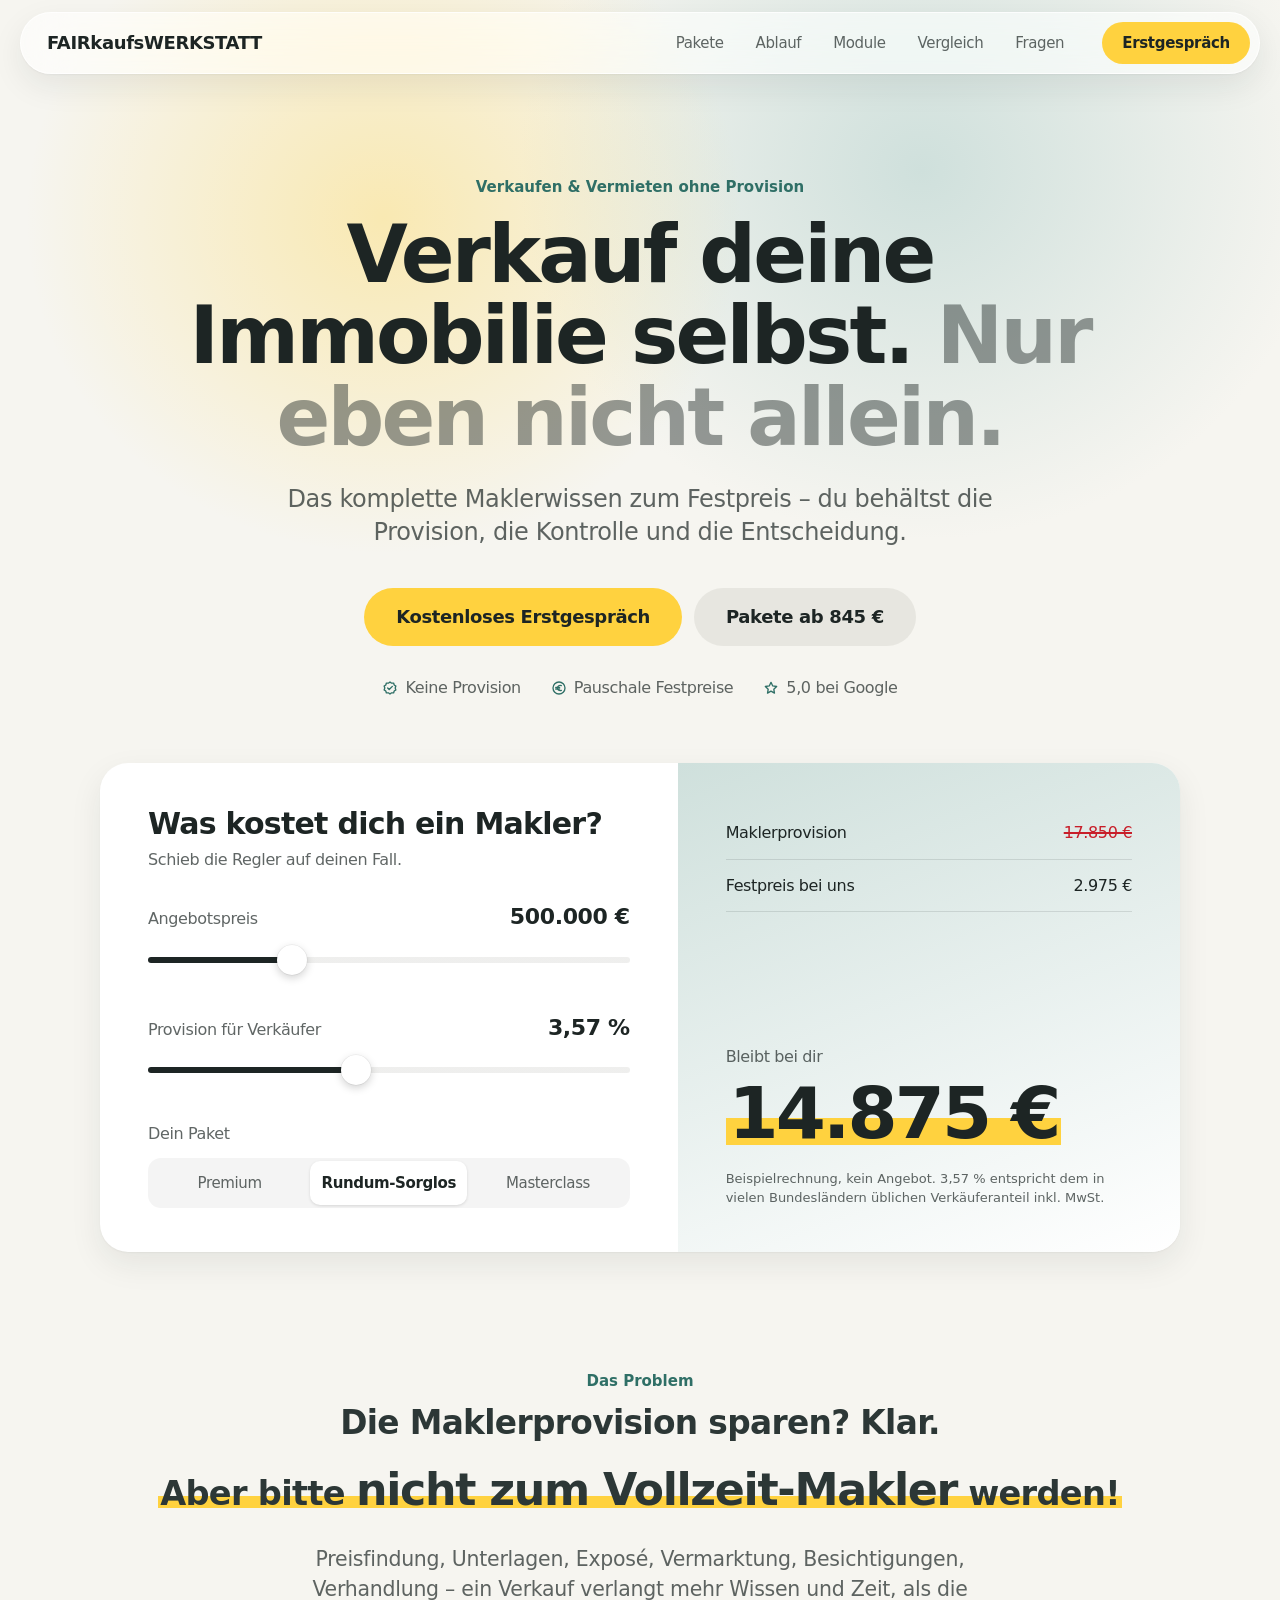
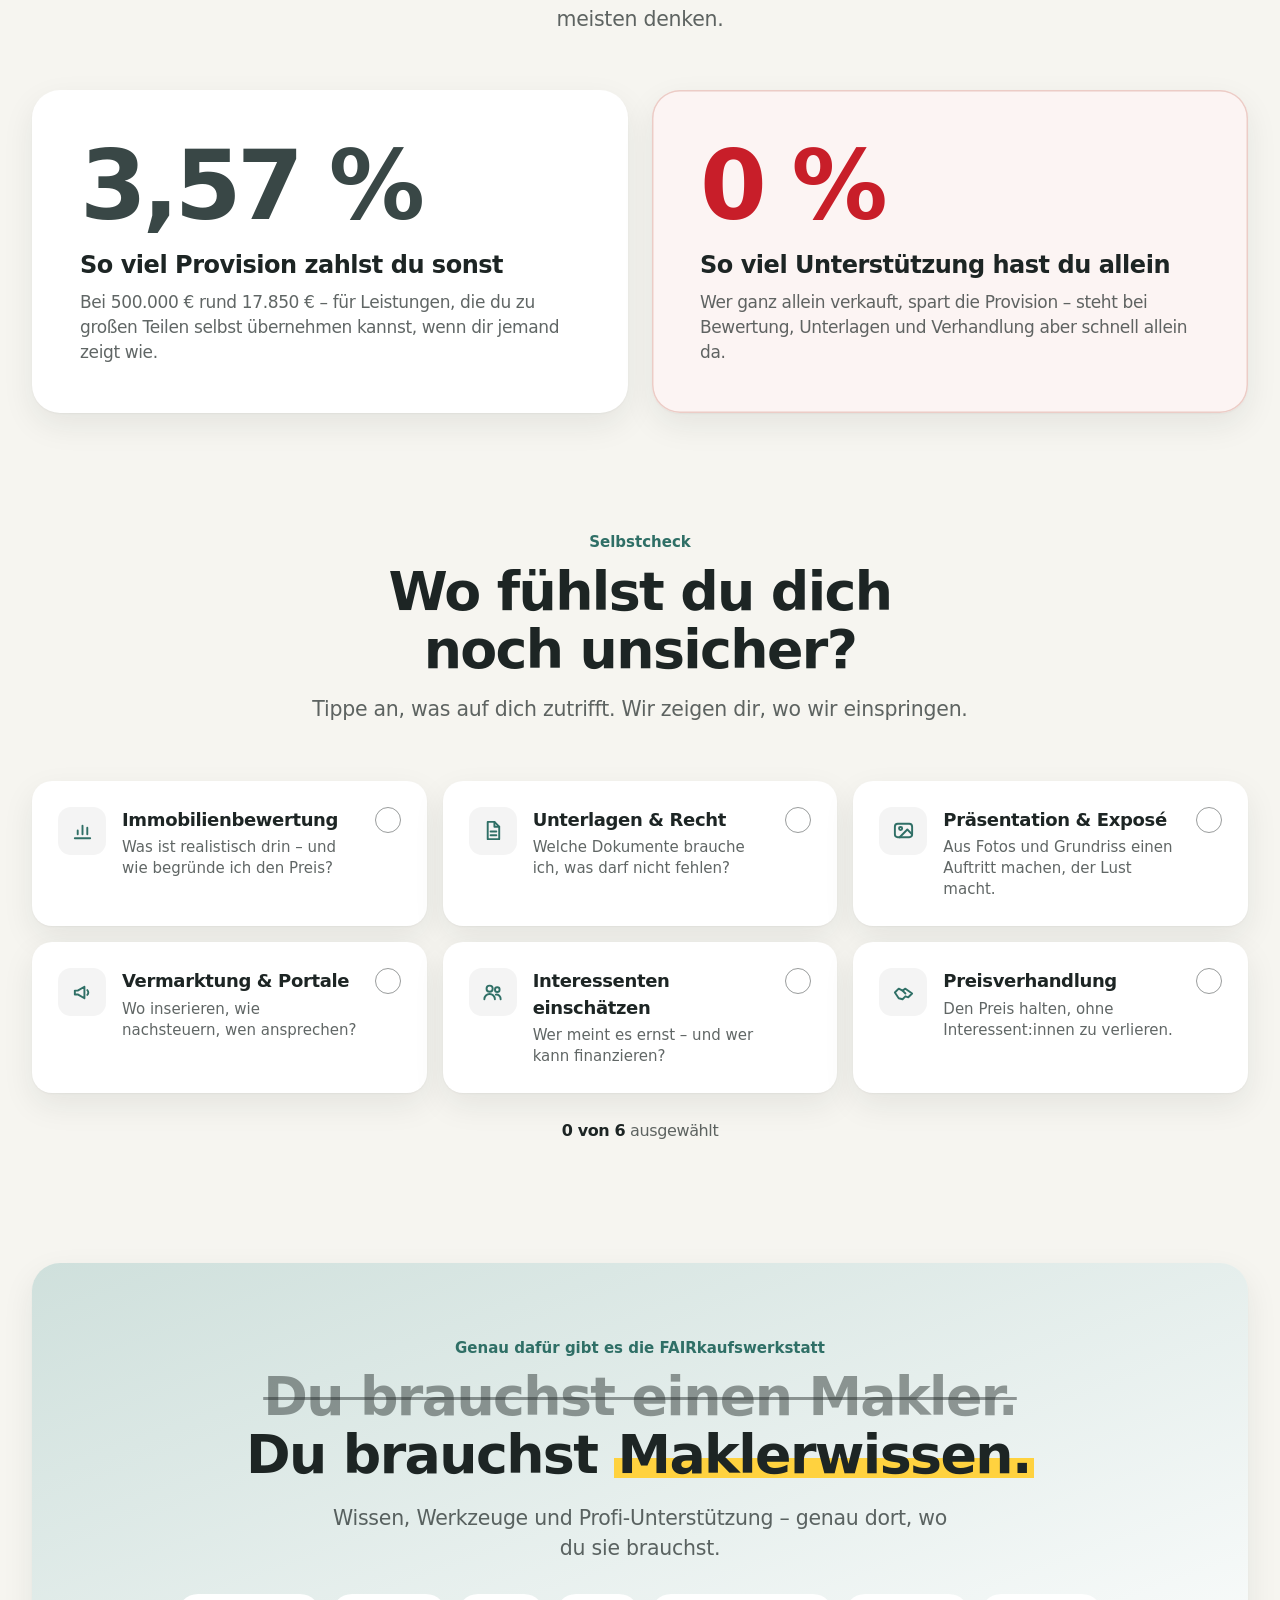
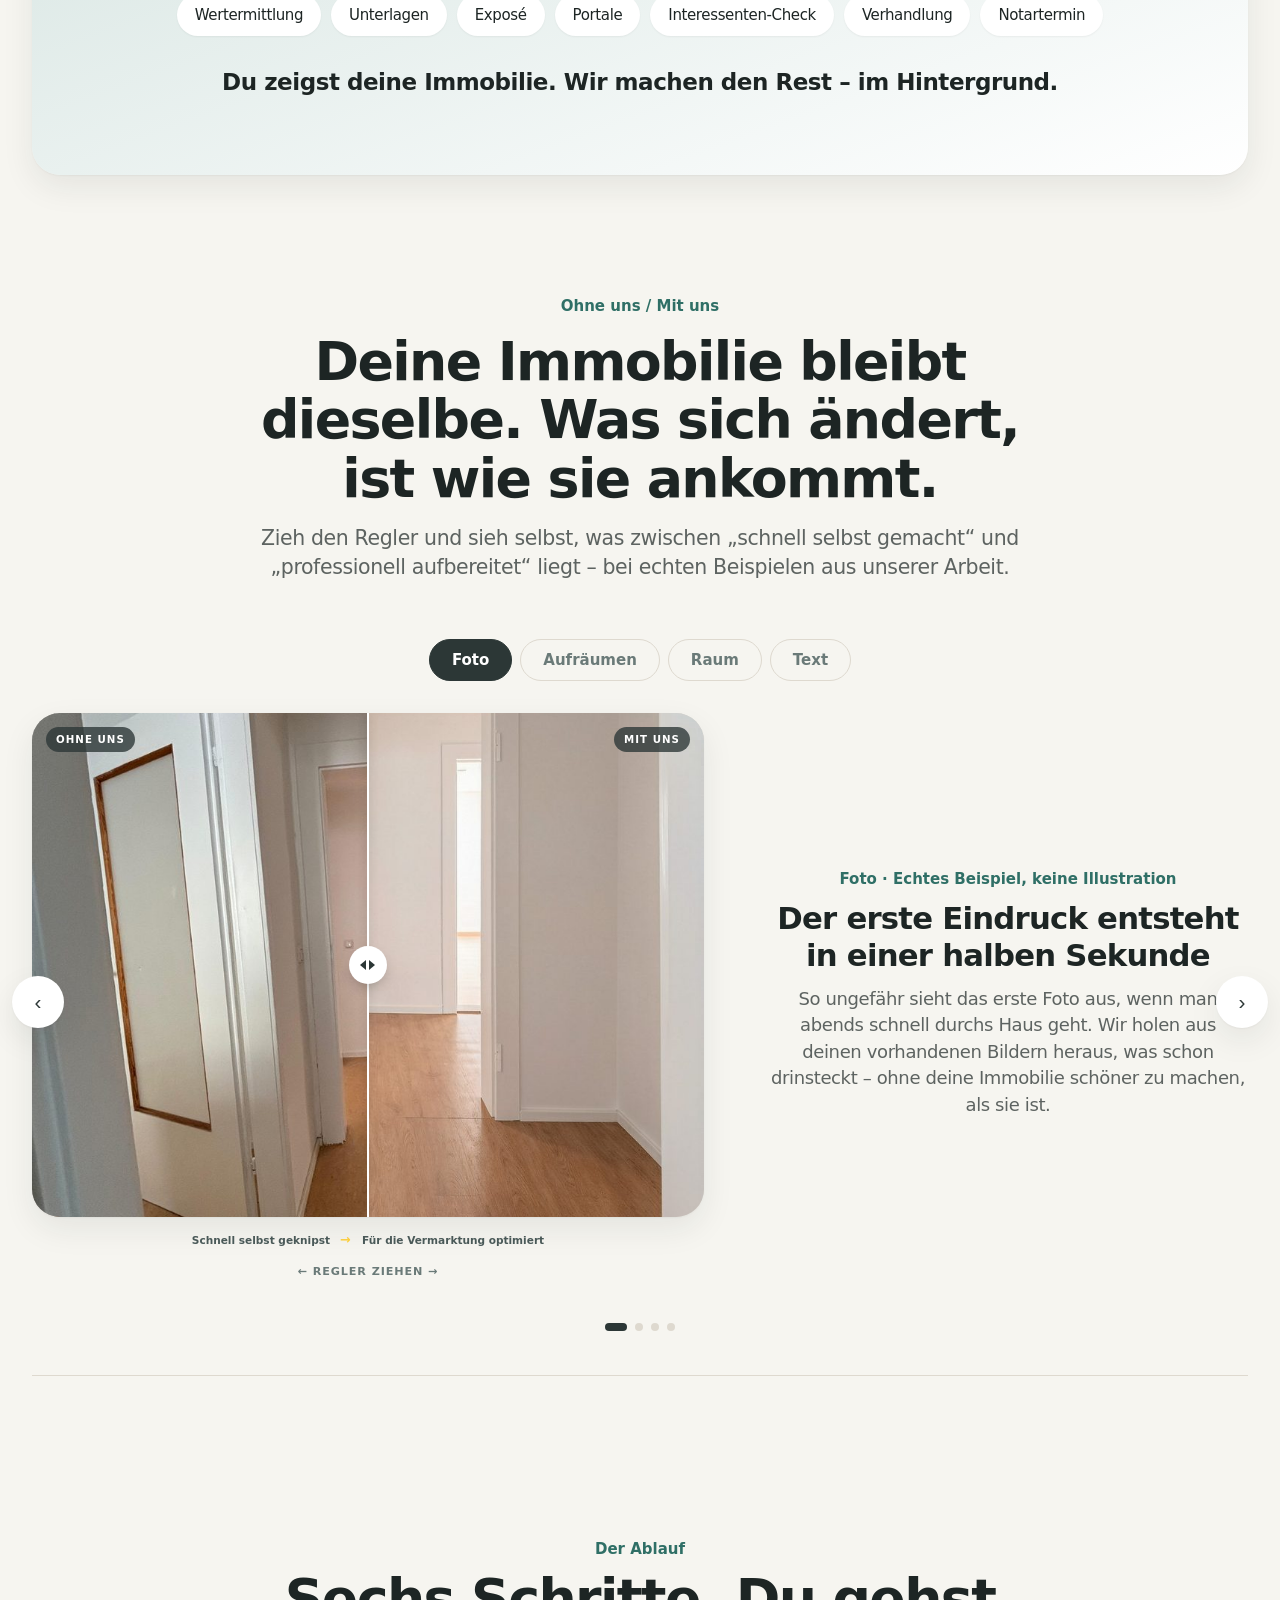
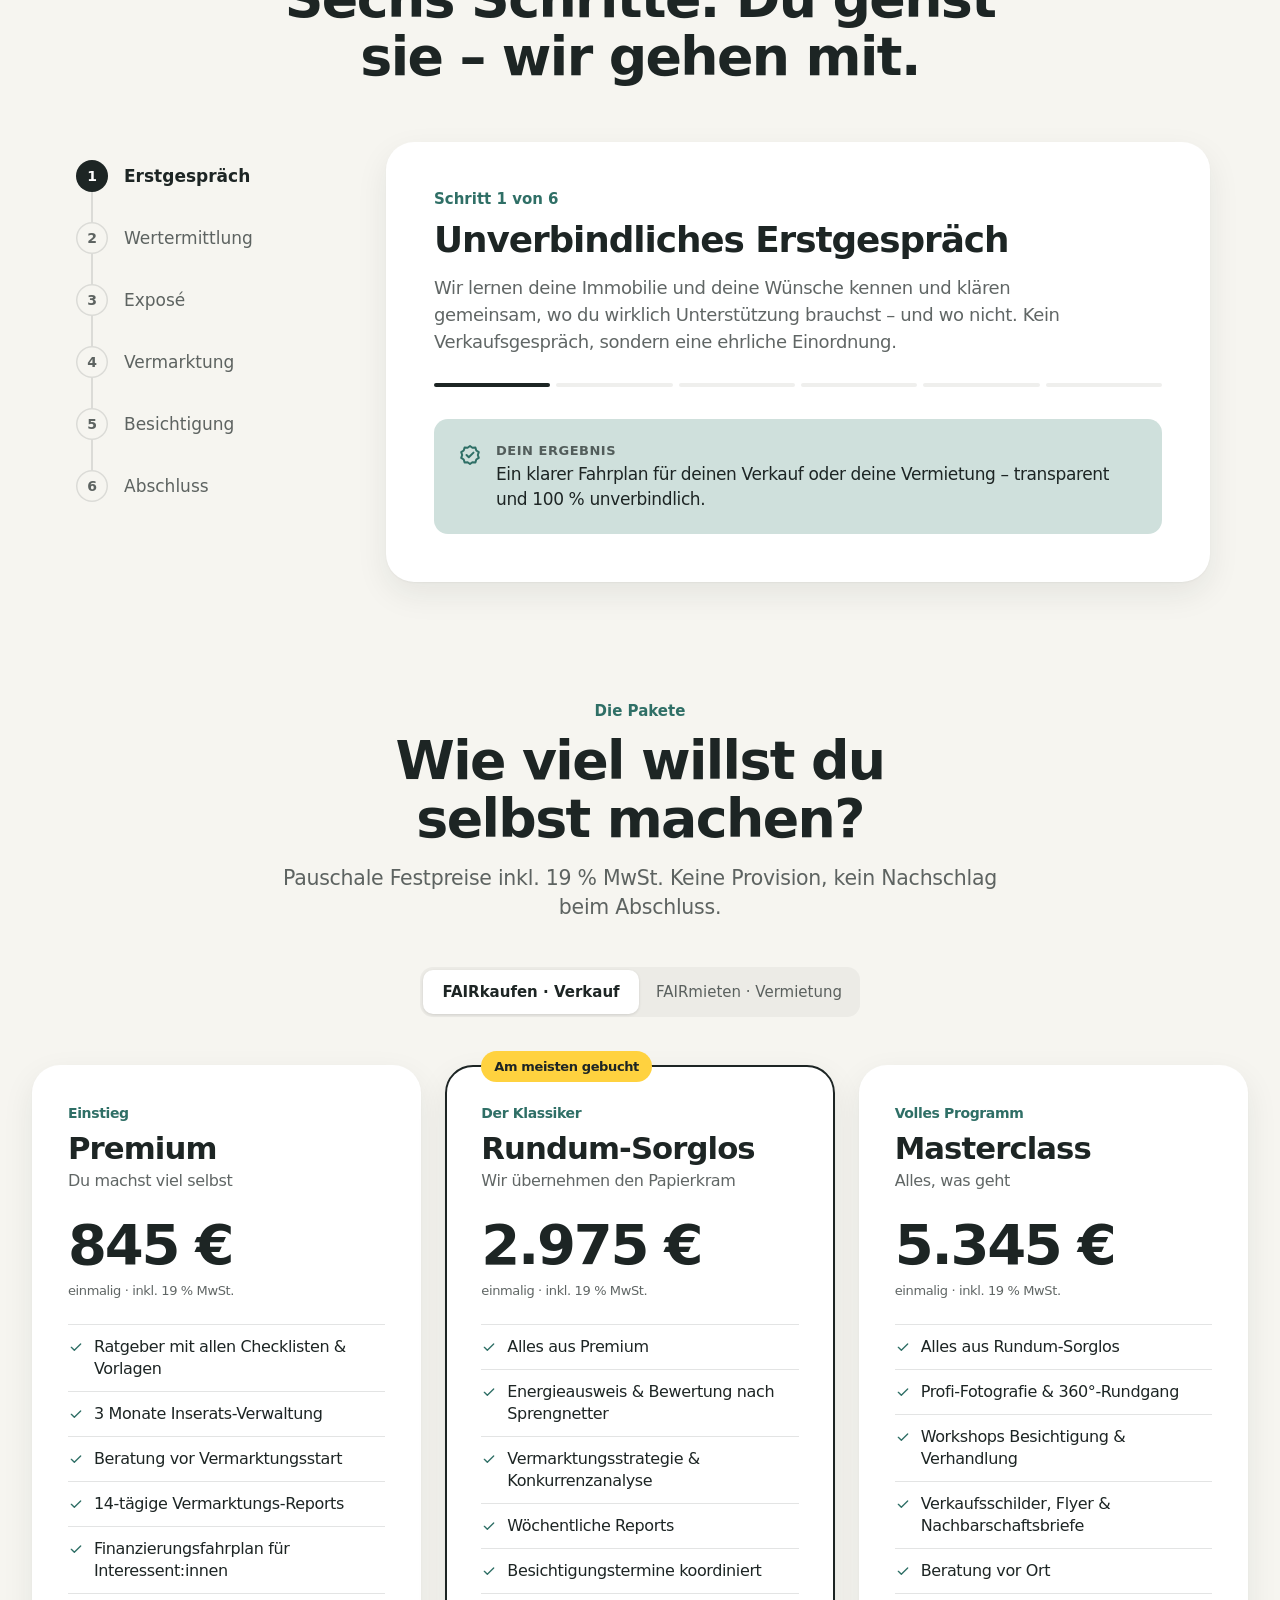
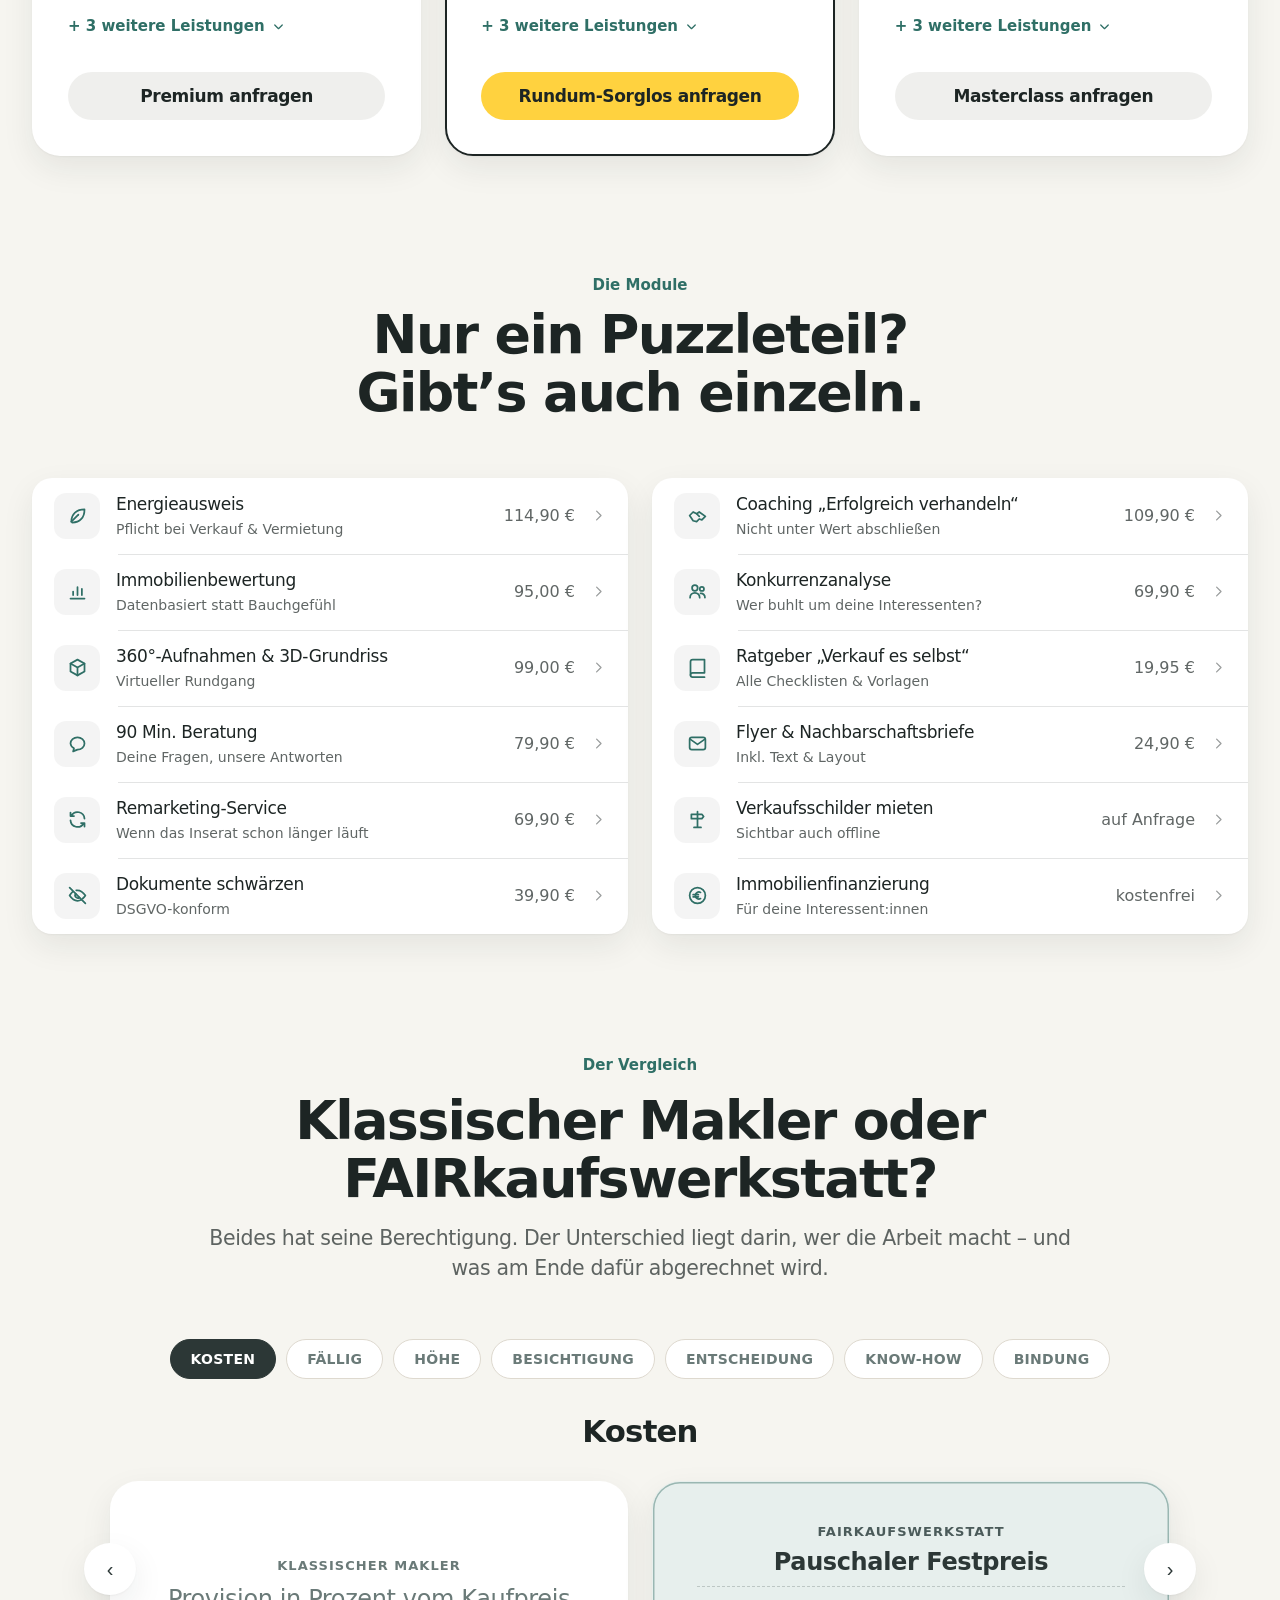
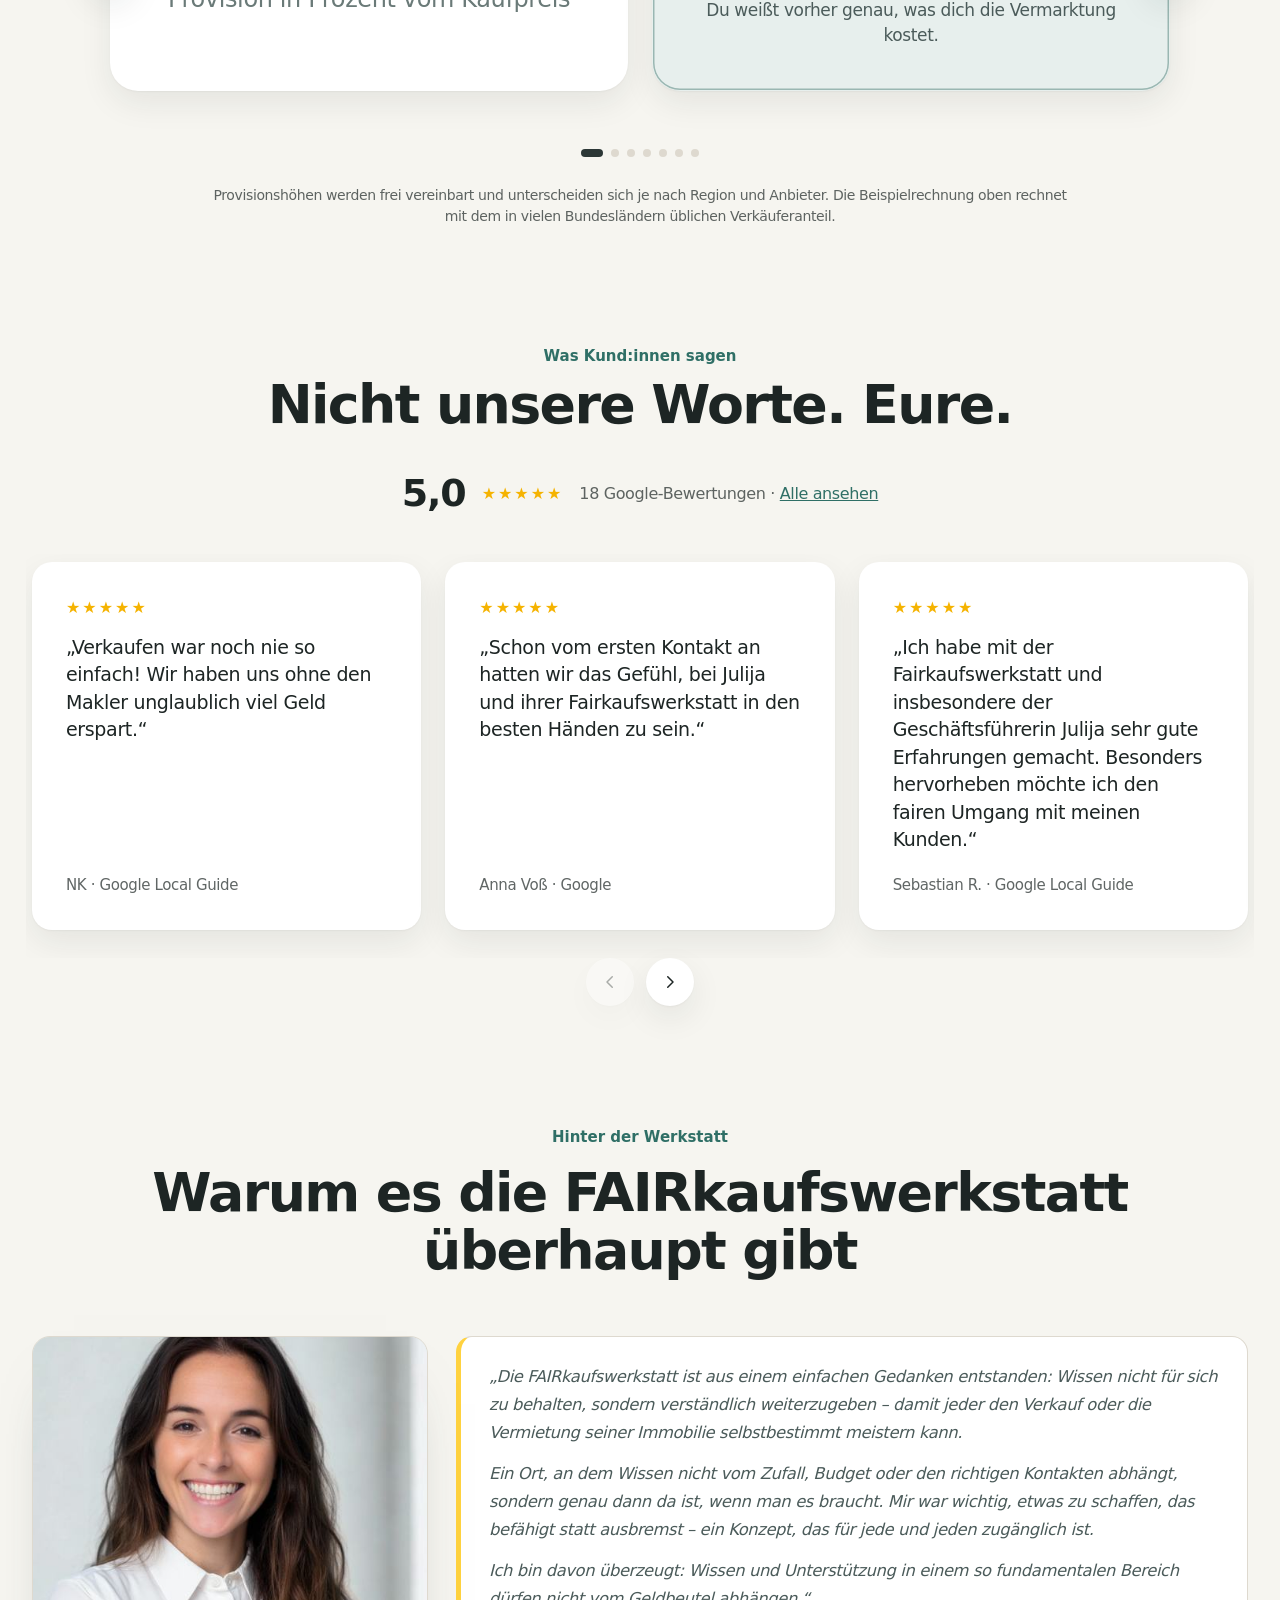
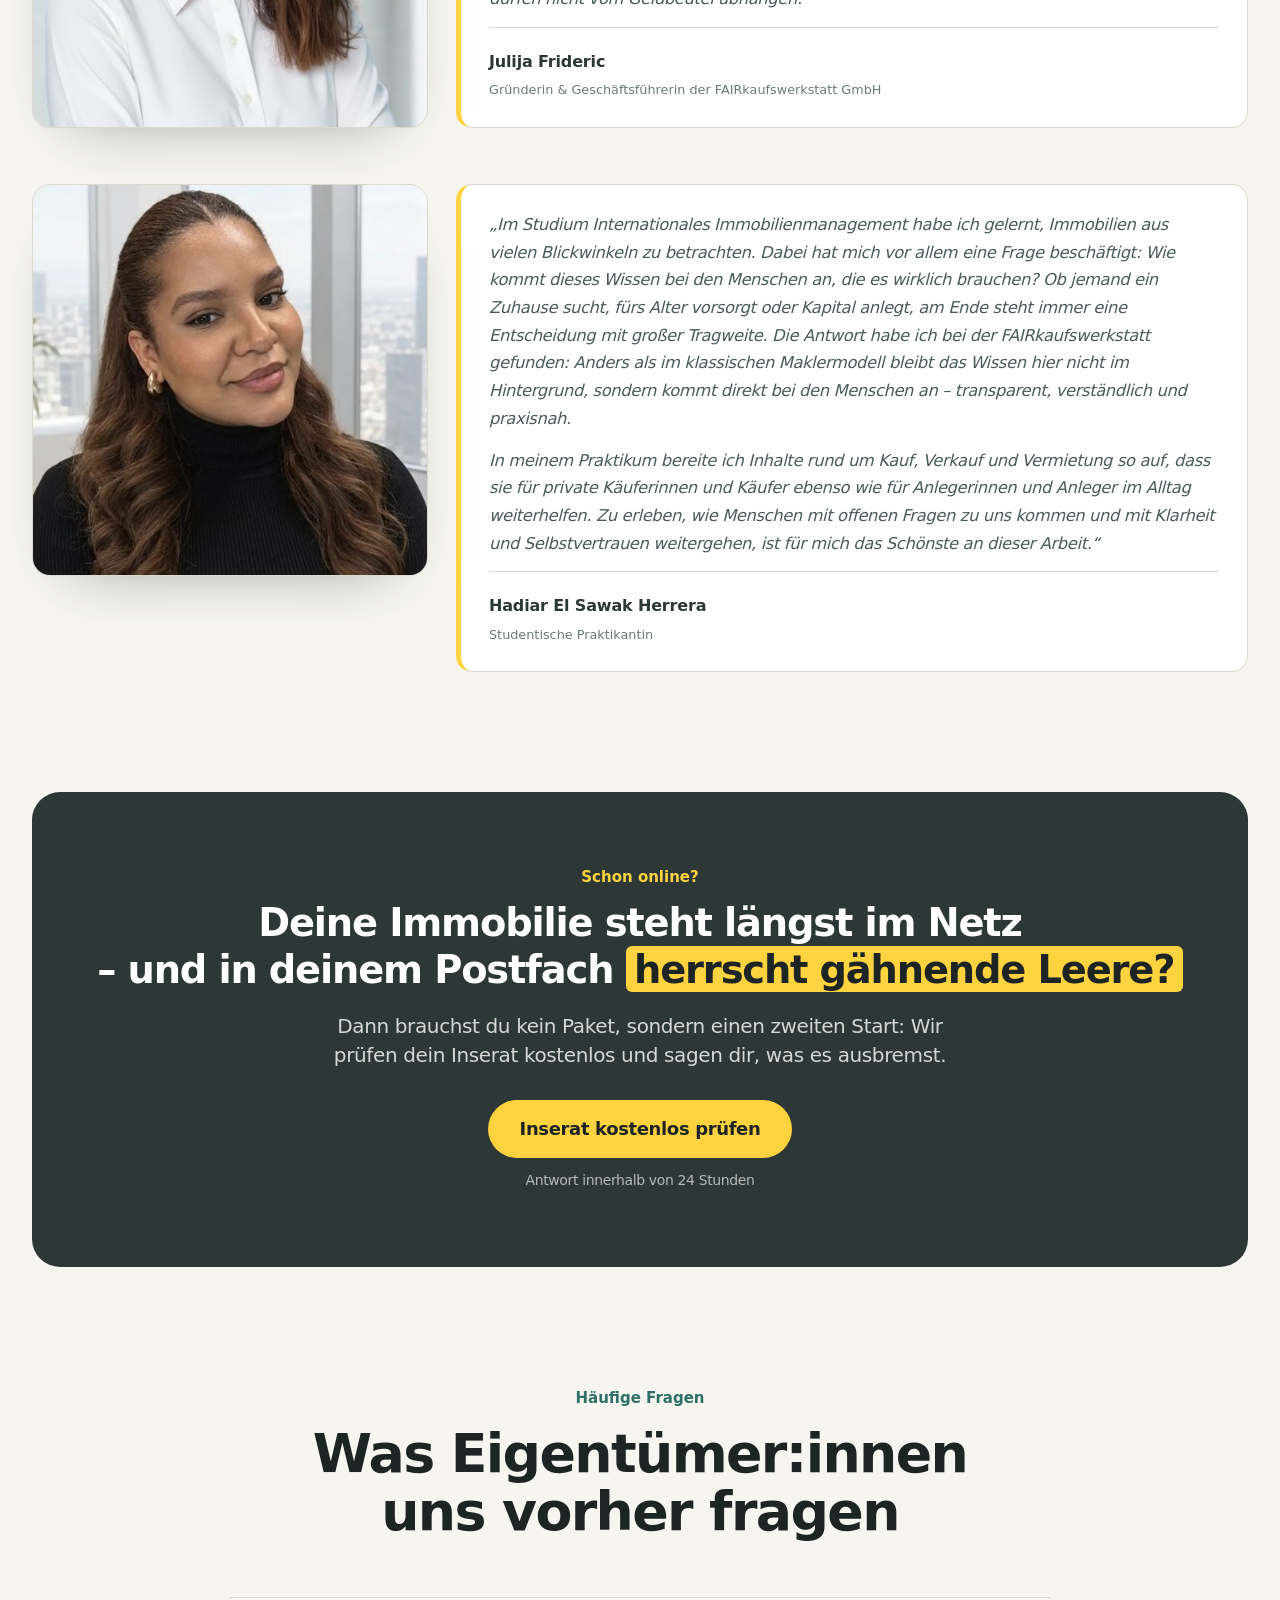
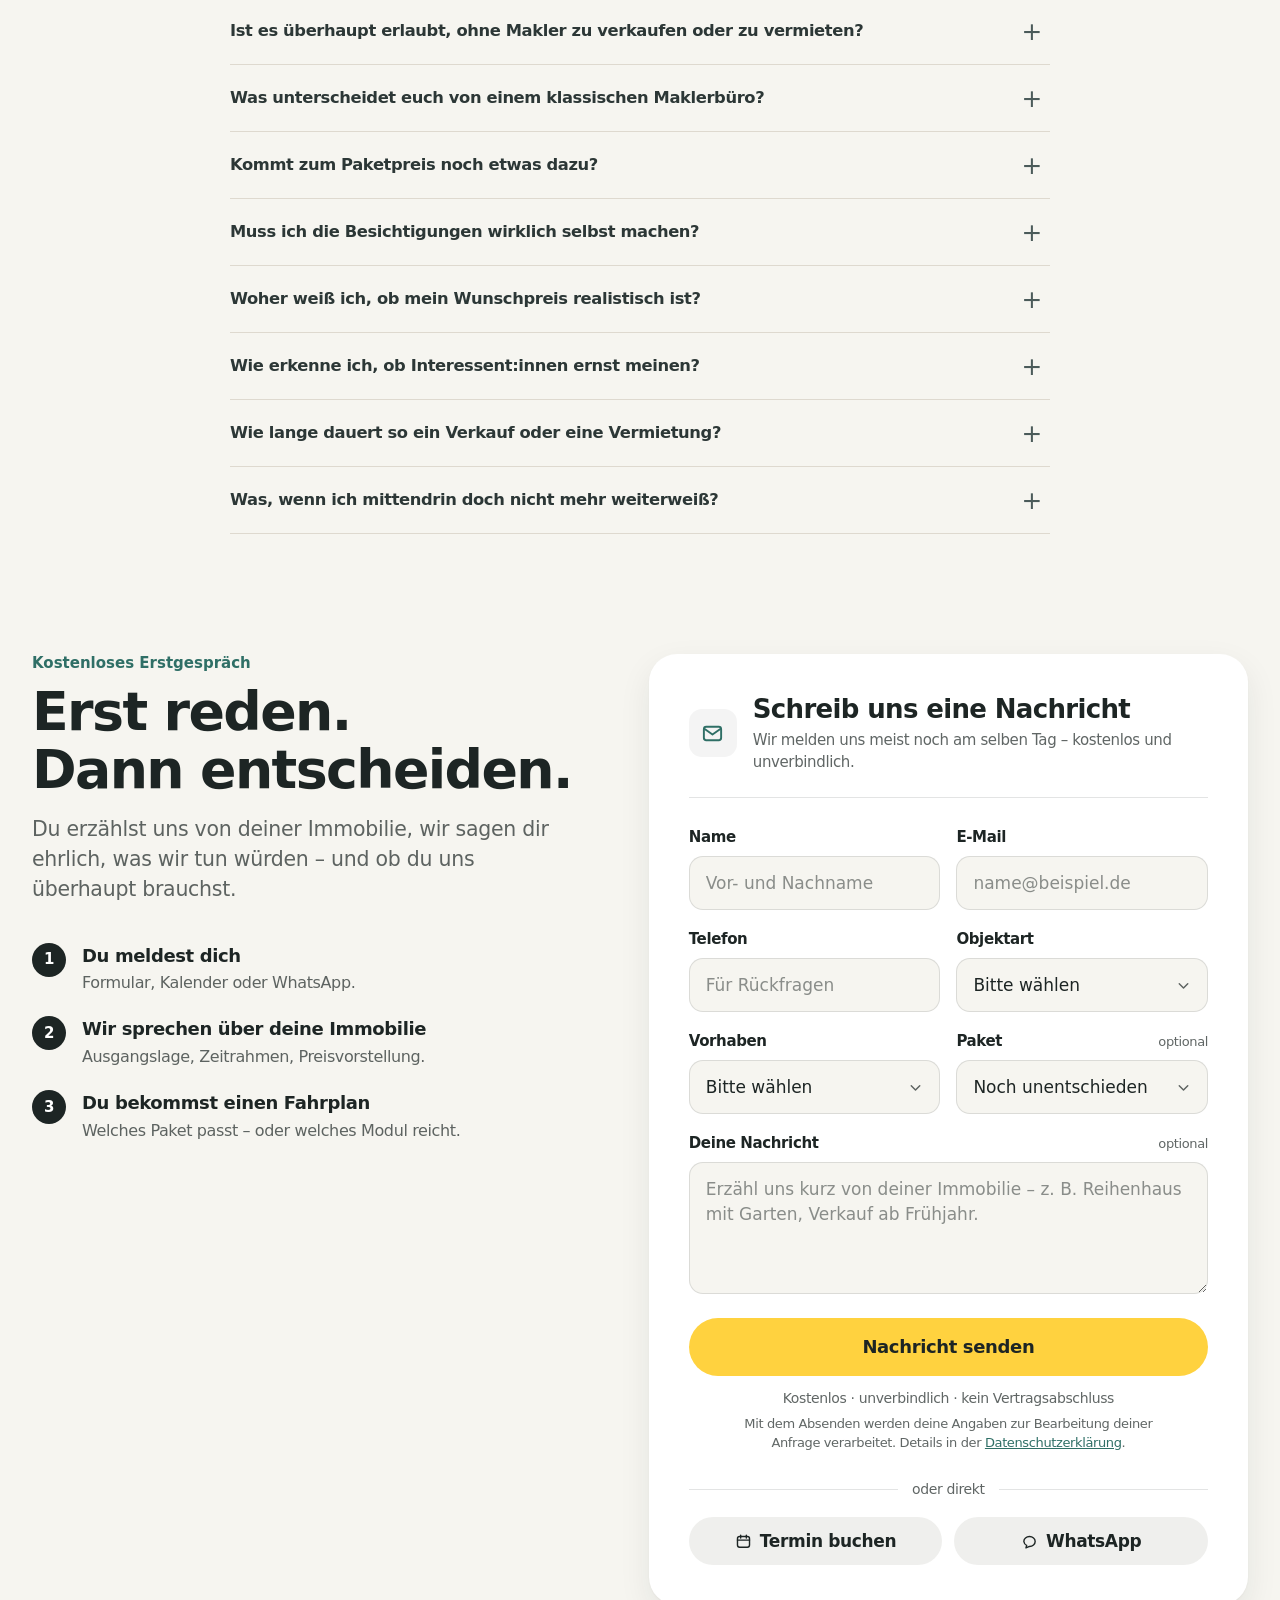
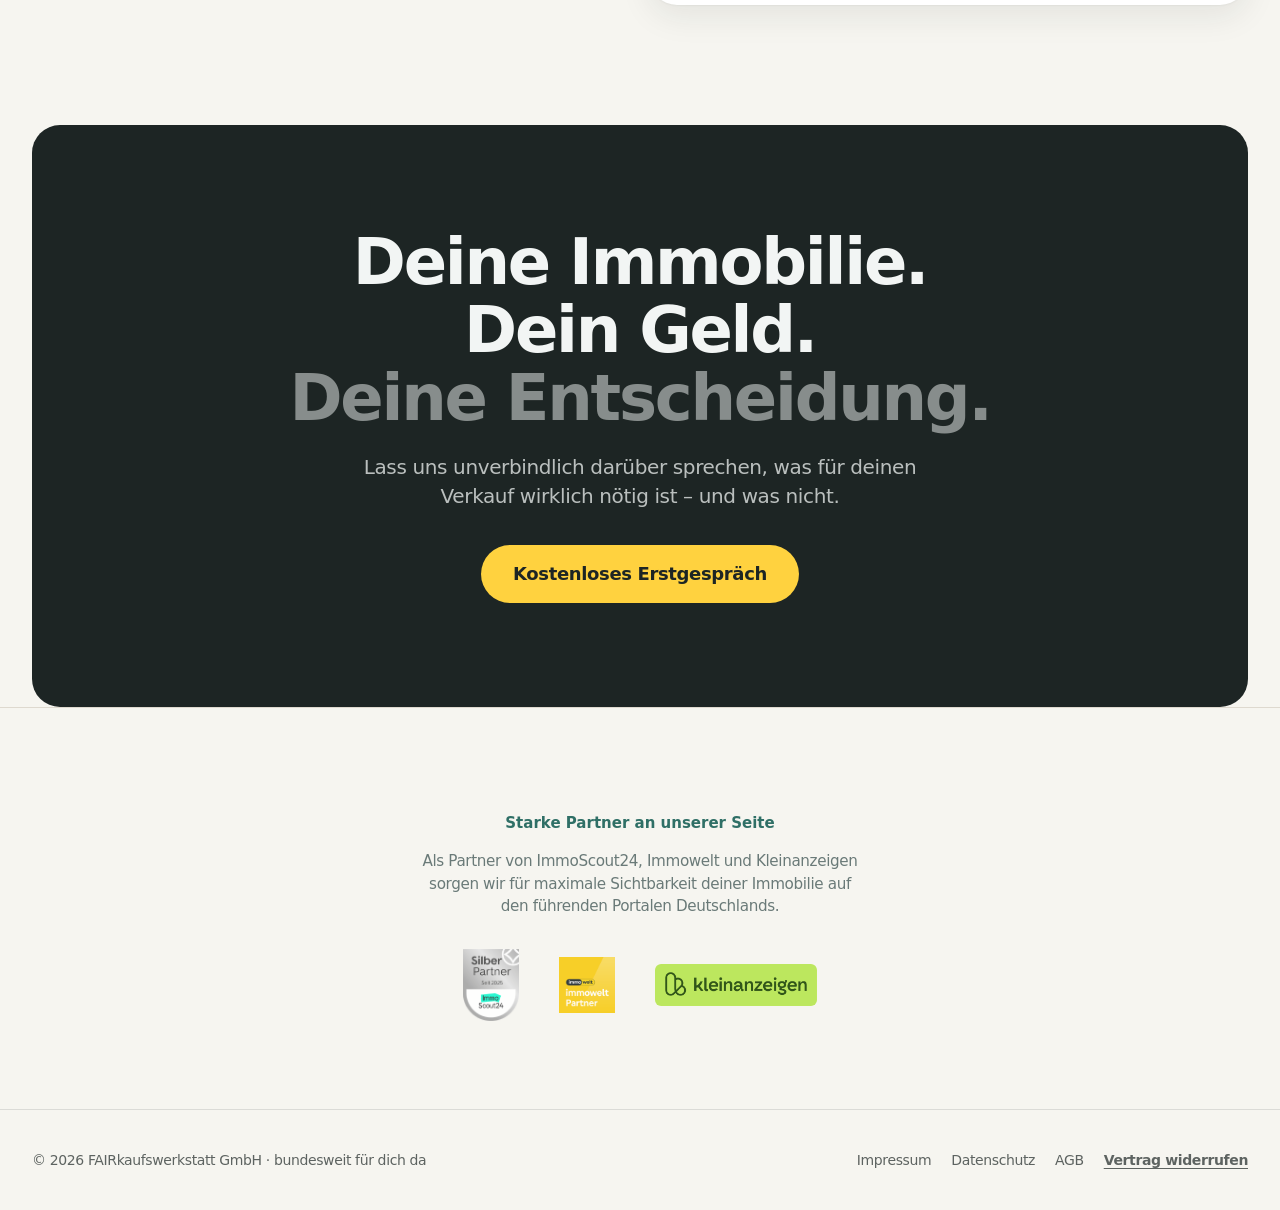
<file: fairkaufen/index.html>
<!DOCTYPE html>
<html lang="de">
<head>
<meta charset="UTF-8">
<meta http-equiv="refresh" content="0; url=/#fairkaufen">
<link rel="canonical" href="https://fairkaufswerkstatt.de/#fairkaufen">
<meta name="robots" content="noindex, follow">
<title>FAIRkaufen — FAIRkaufswerkstatt</title>
<script>window.location.replace("/#fairkaufen");</script>
</head>
<body style="font-family:sans-serif;padding:40px;text-align:center;">
<p>Diese Seite ist umgezogen. Weiter zu <a href="/#fairkaufen">FAIRkaufen</a>.</p>
</body>
</html>
</file>
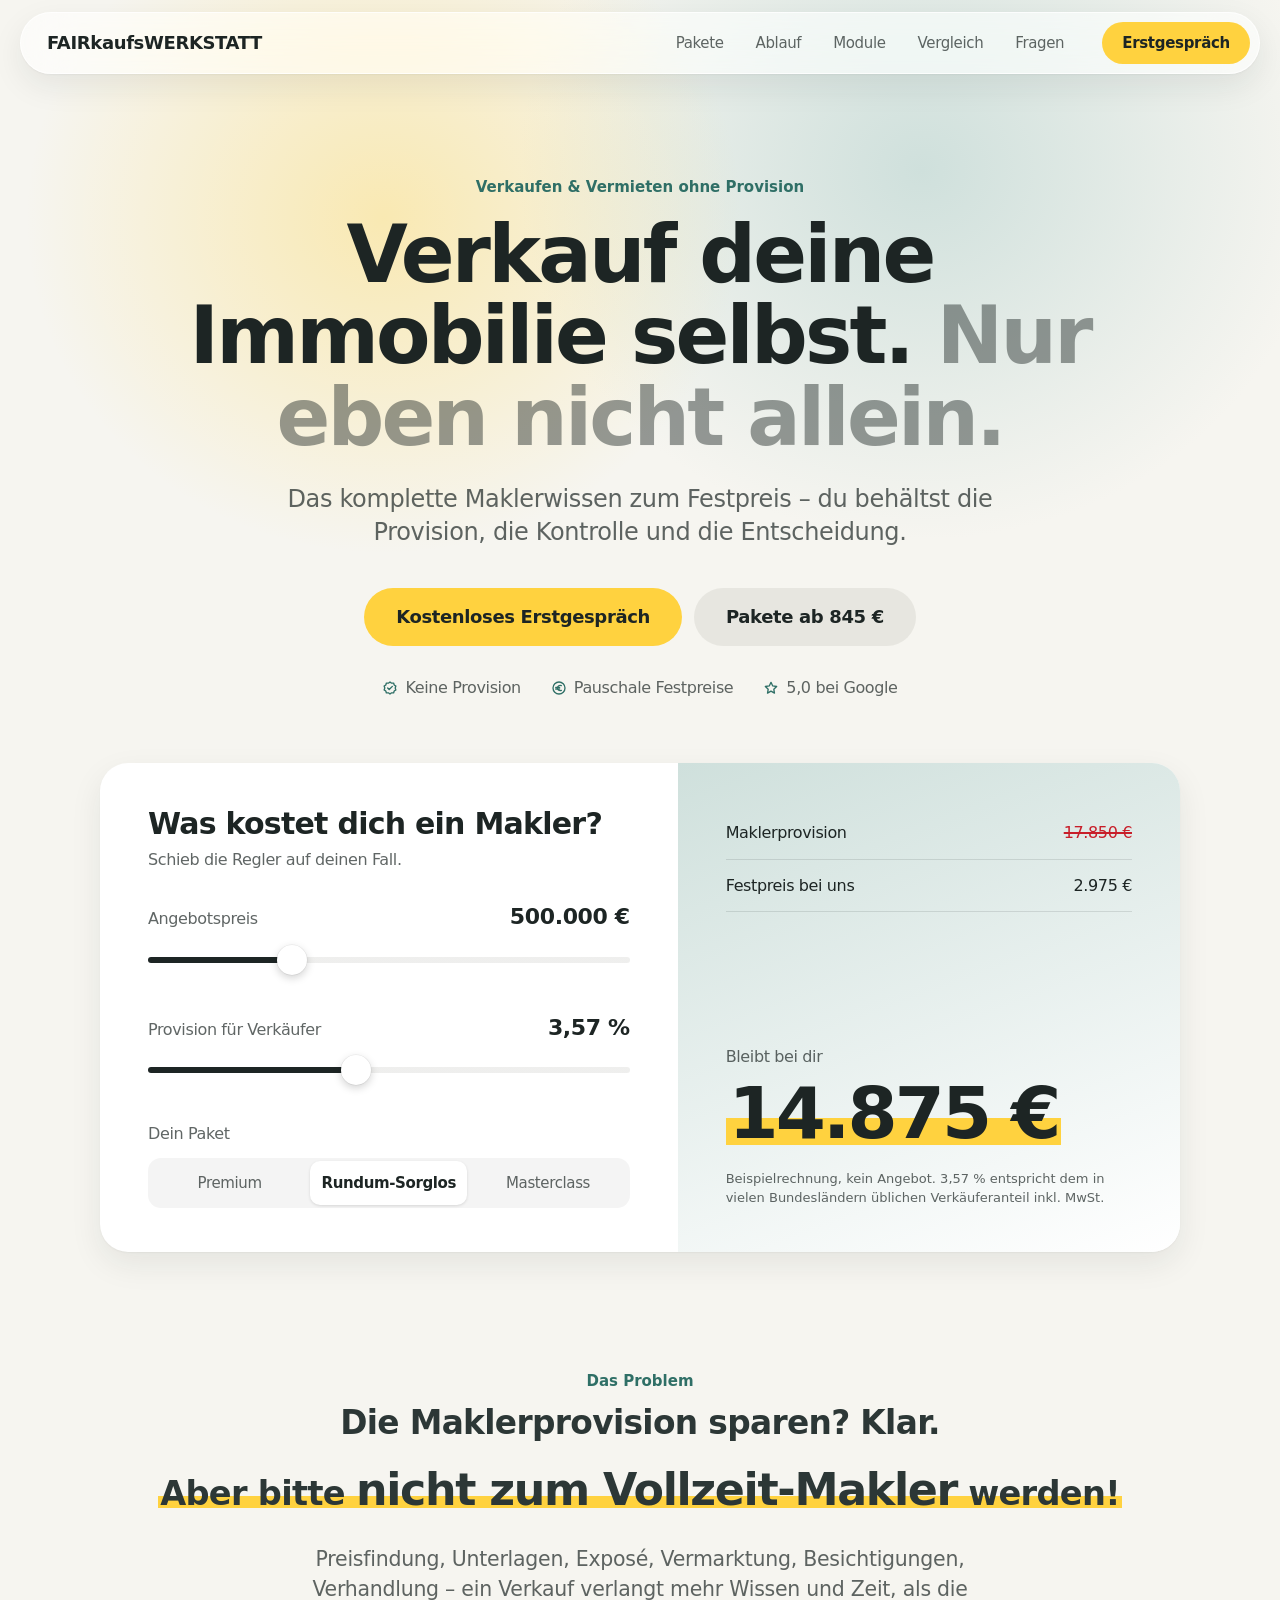
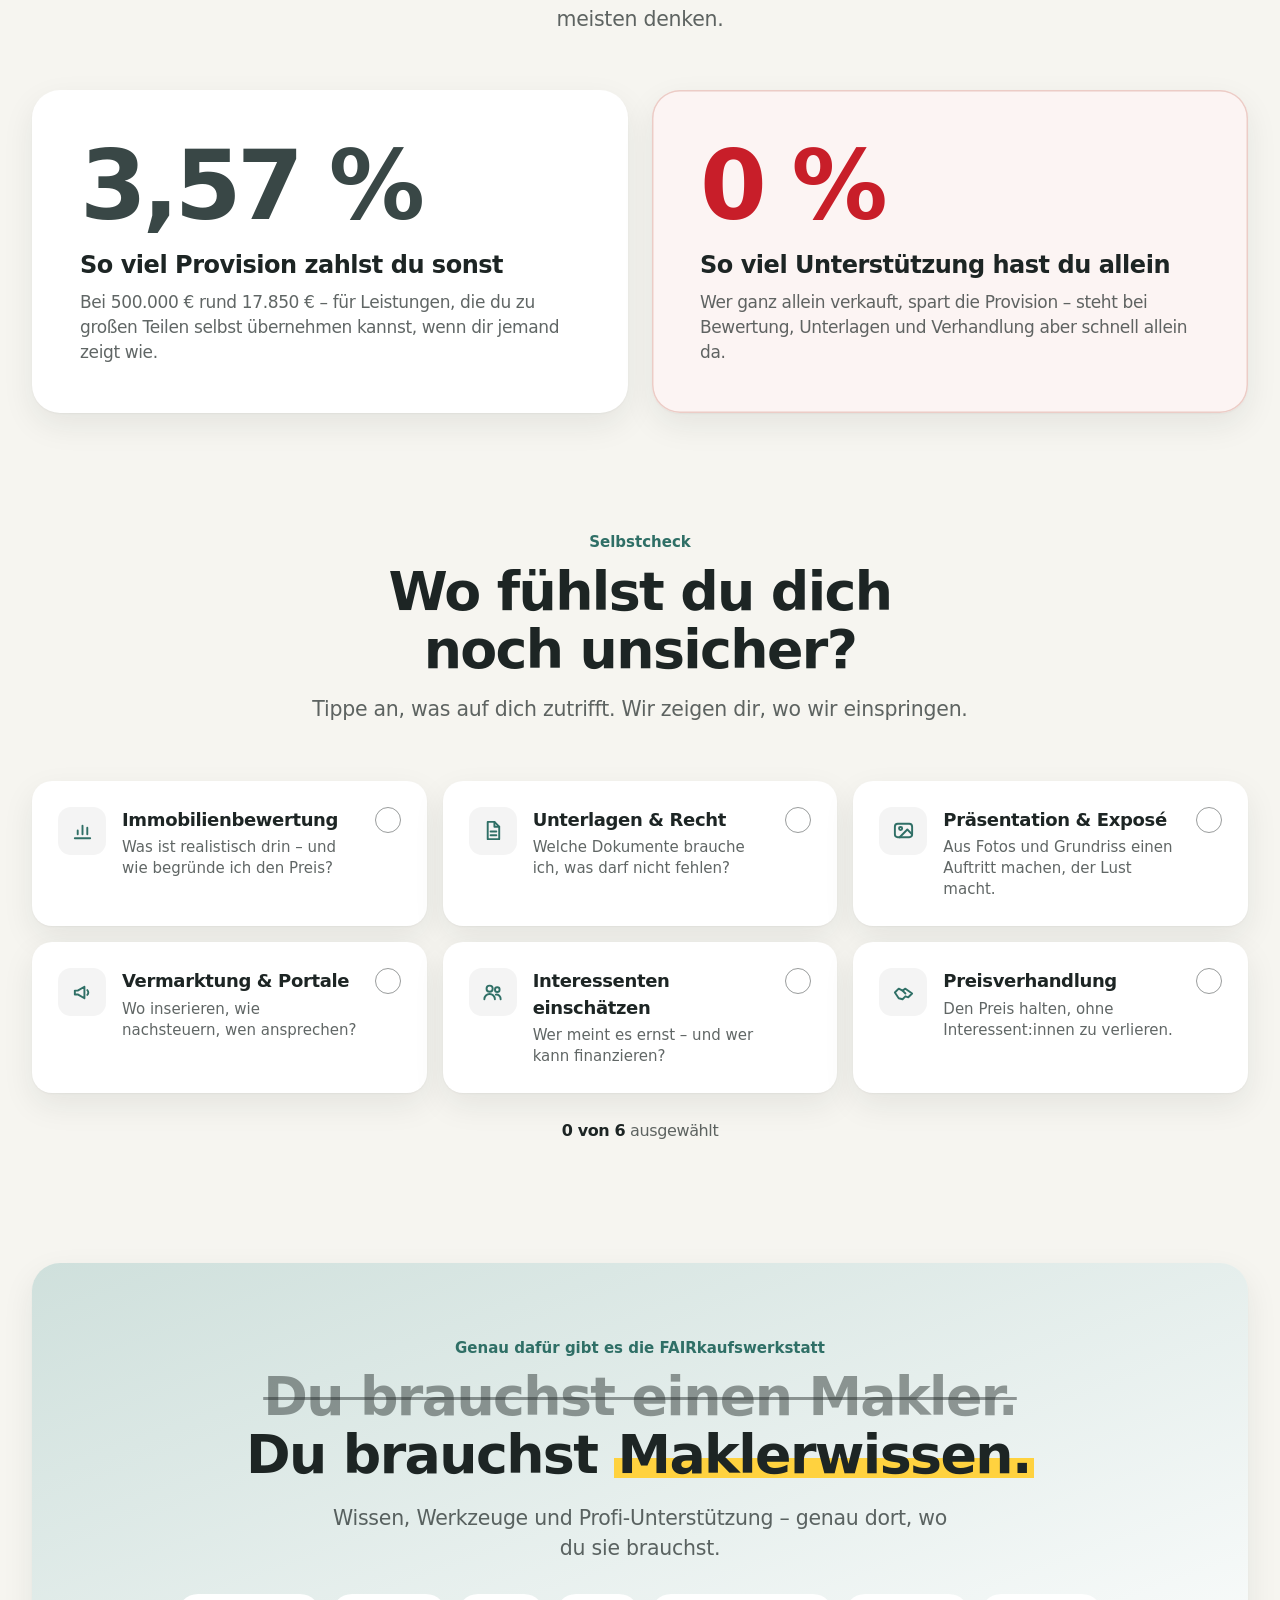
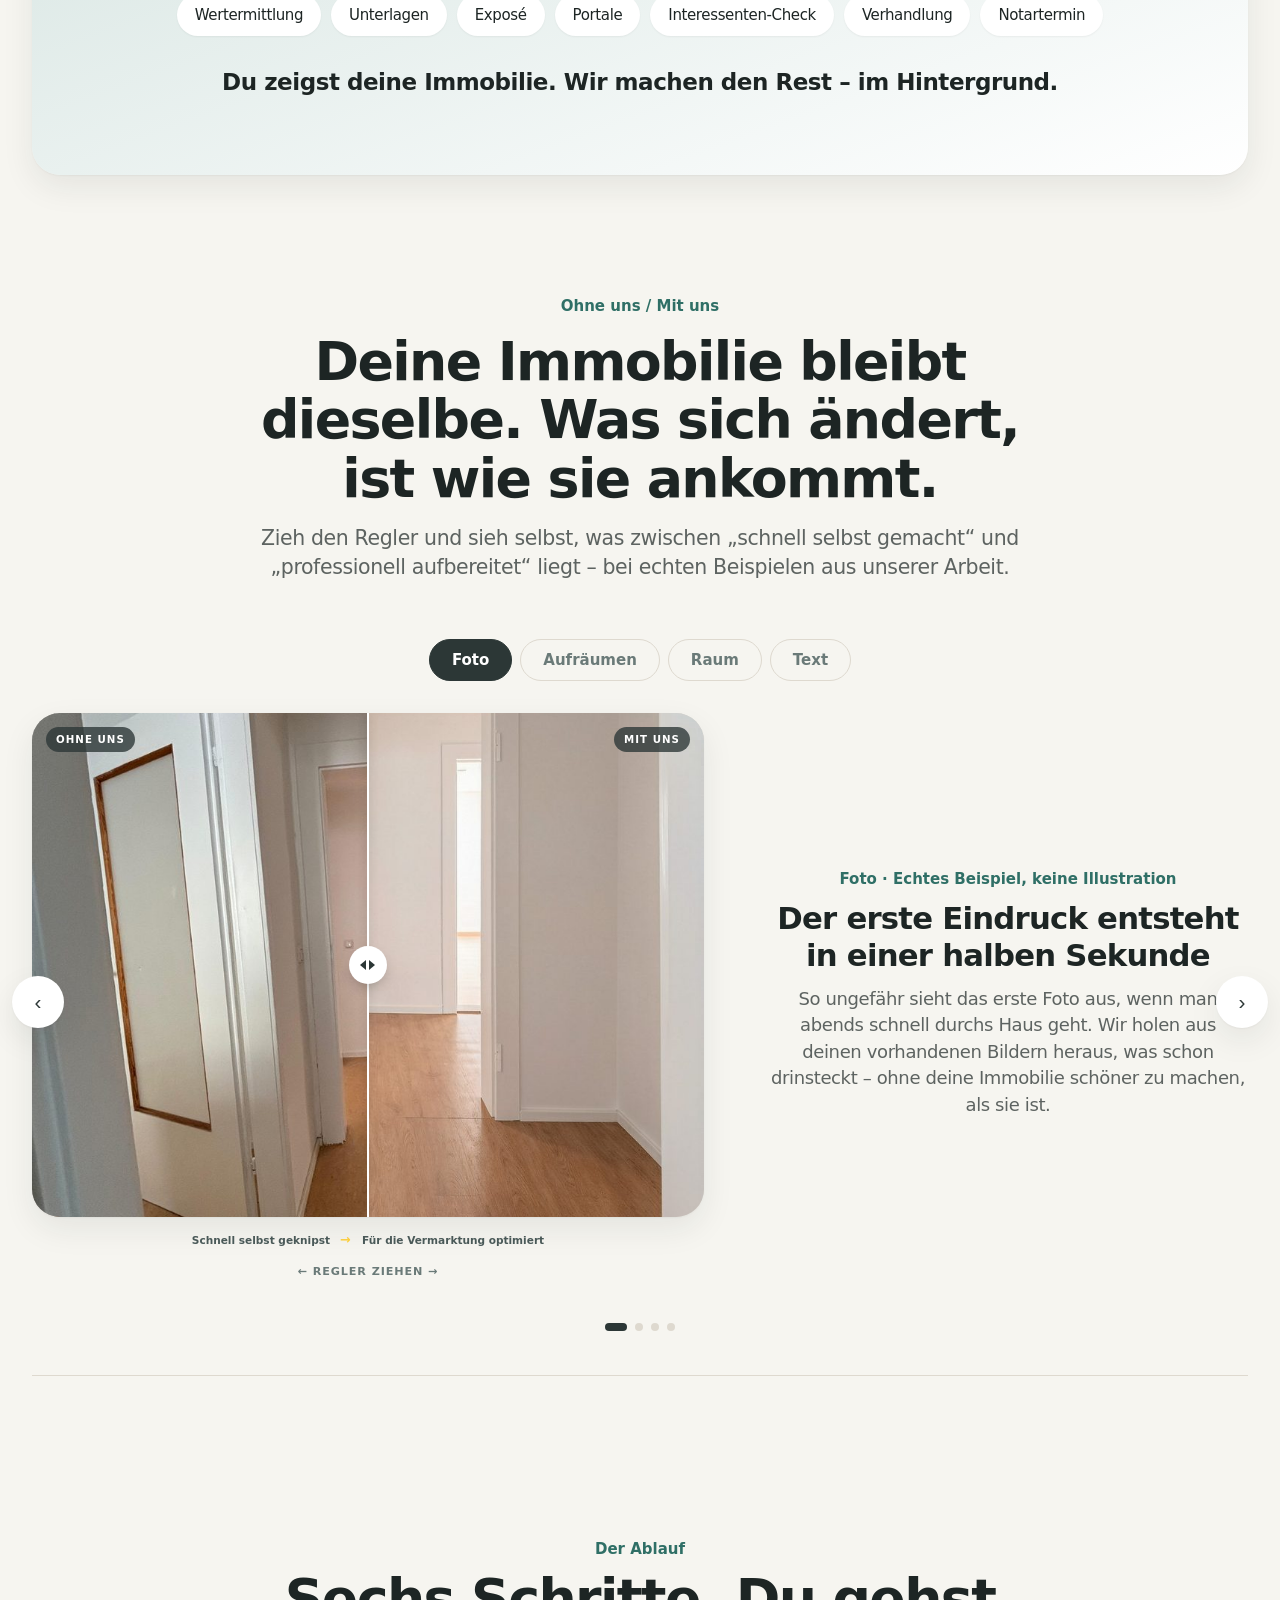
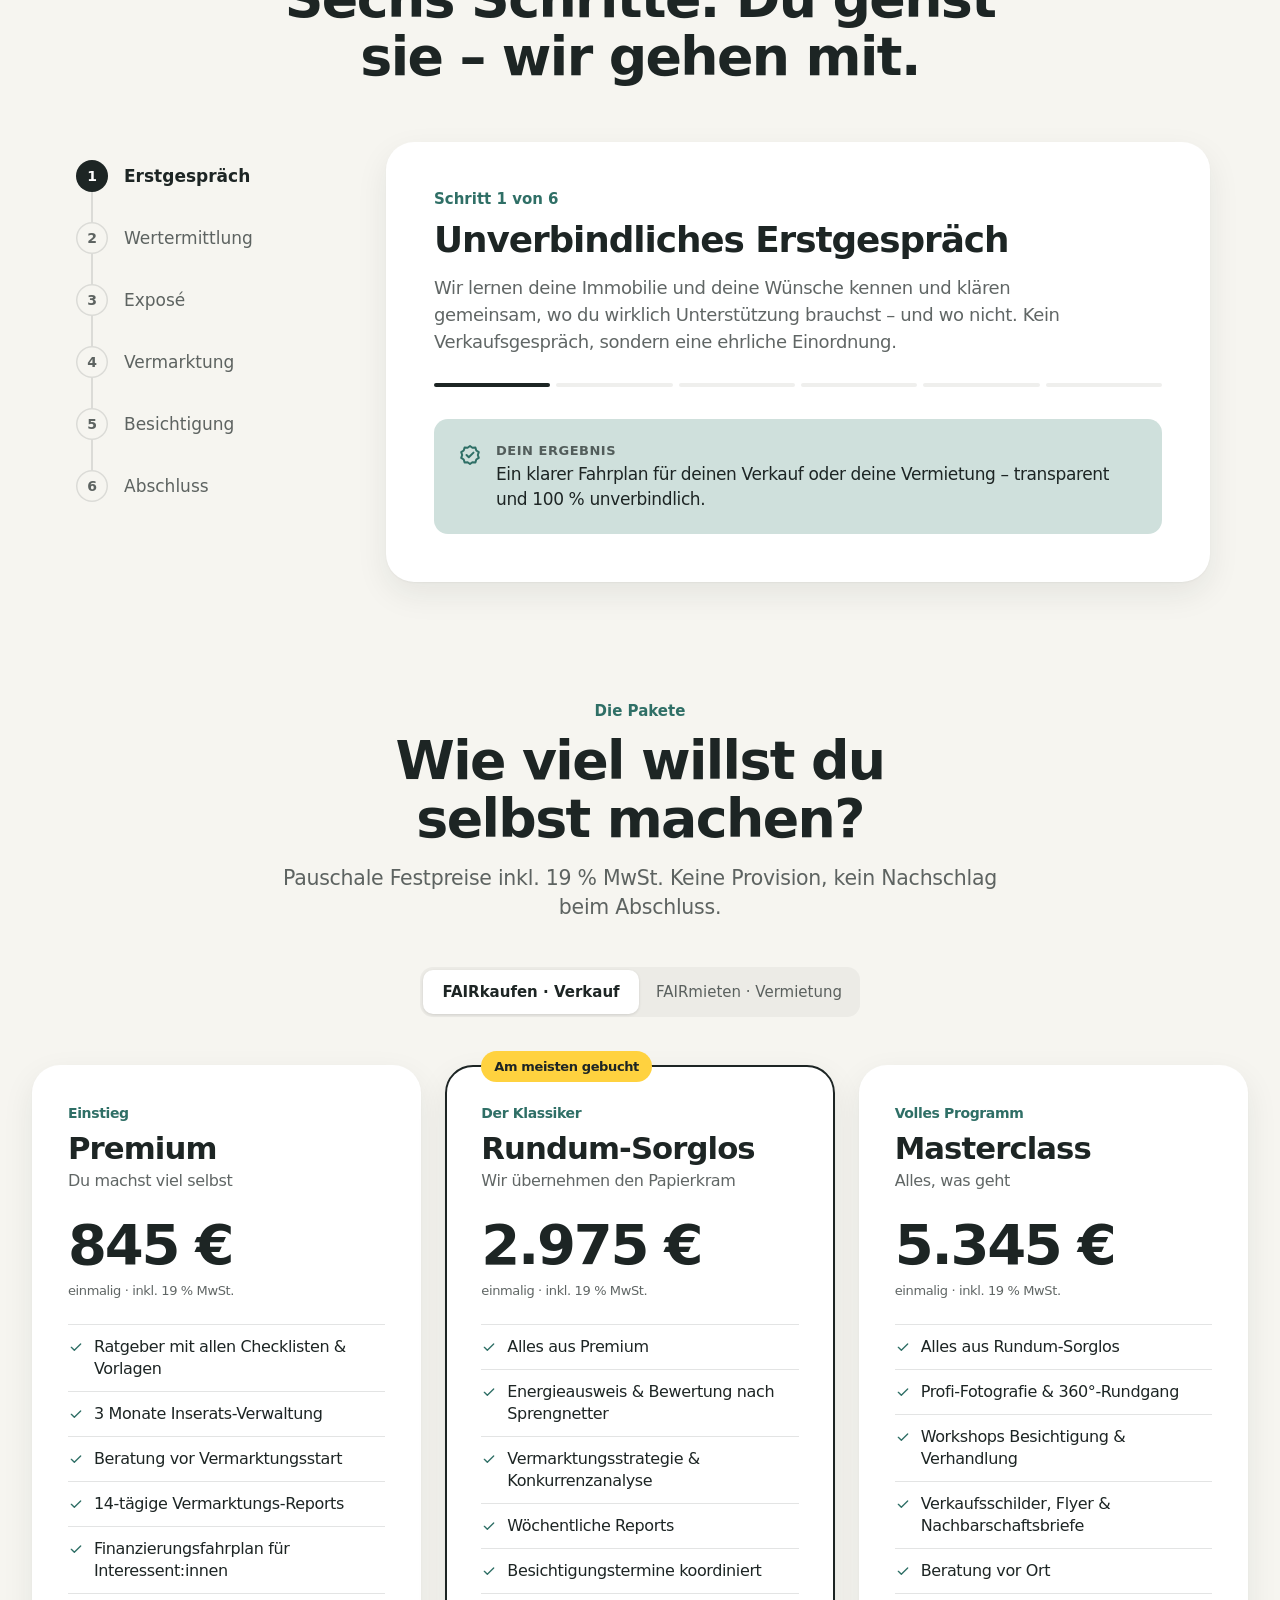
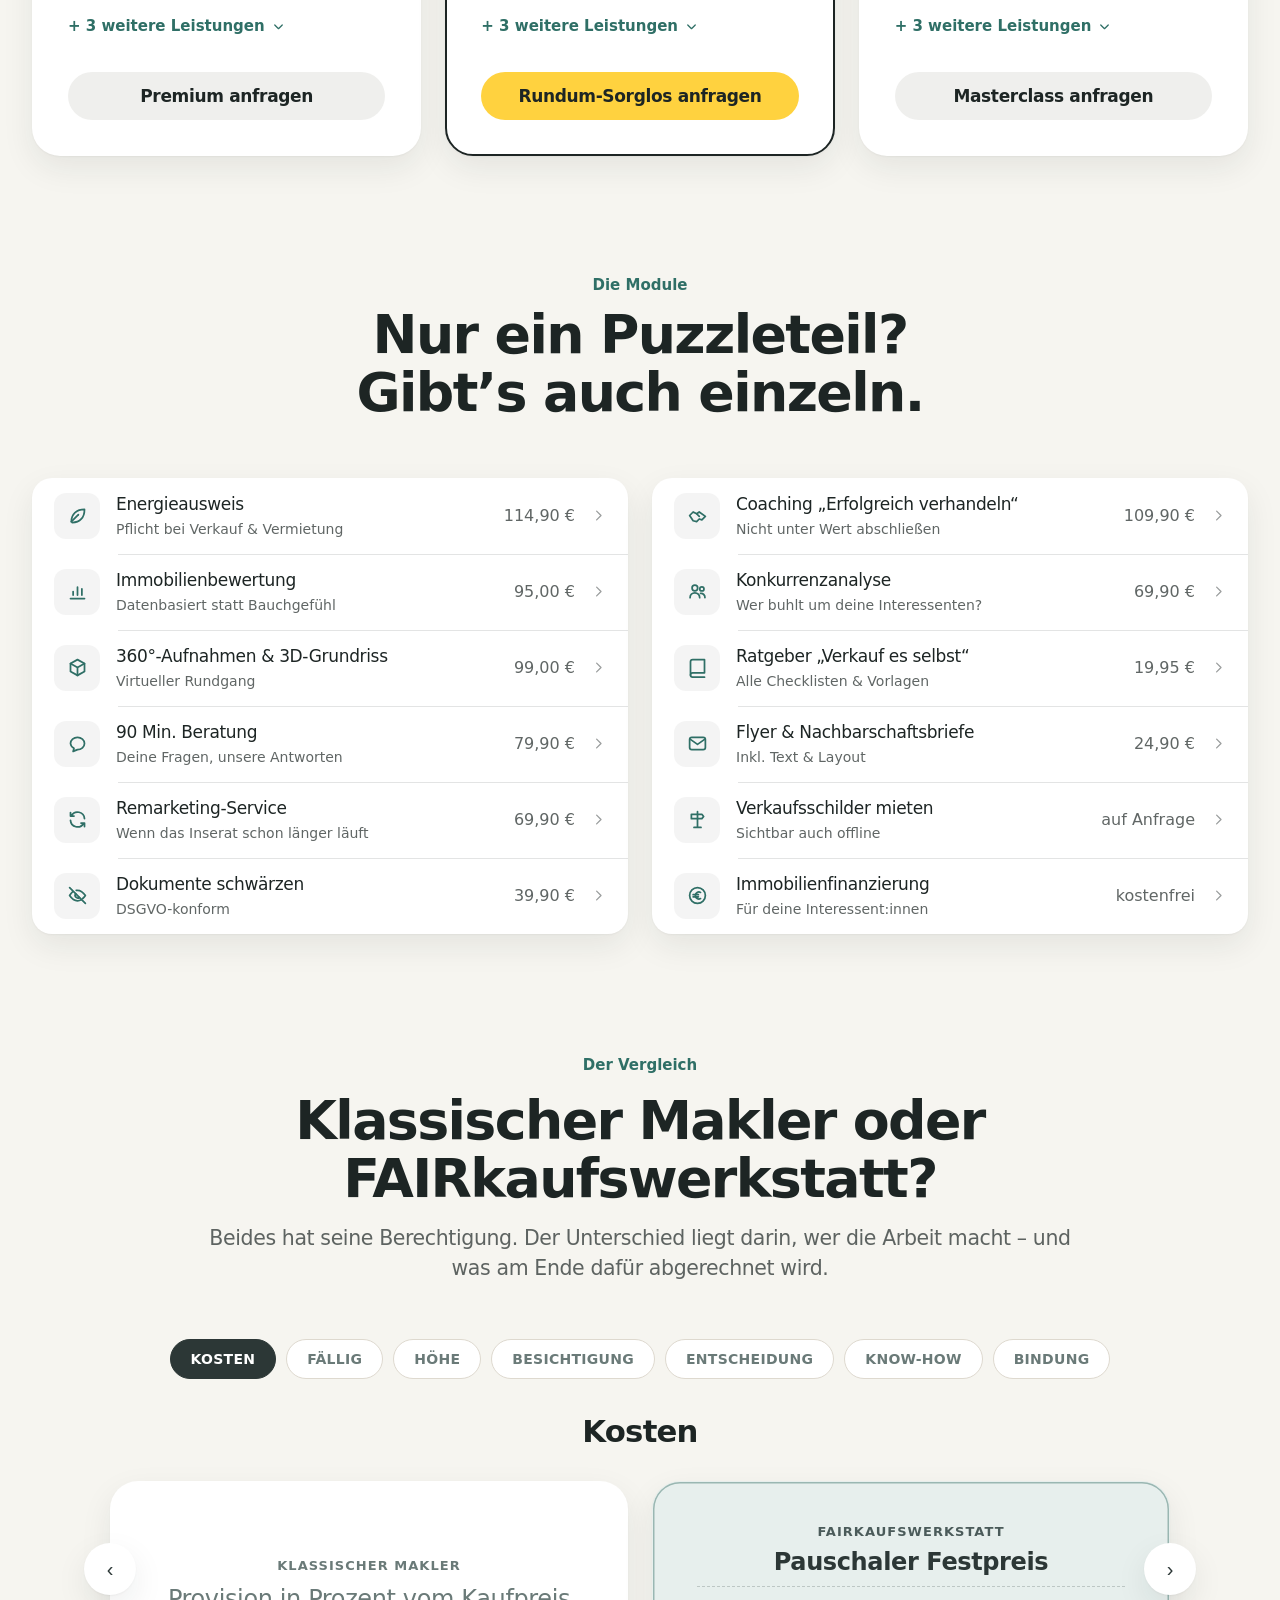
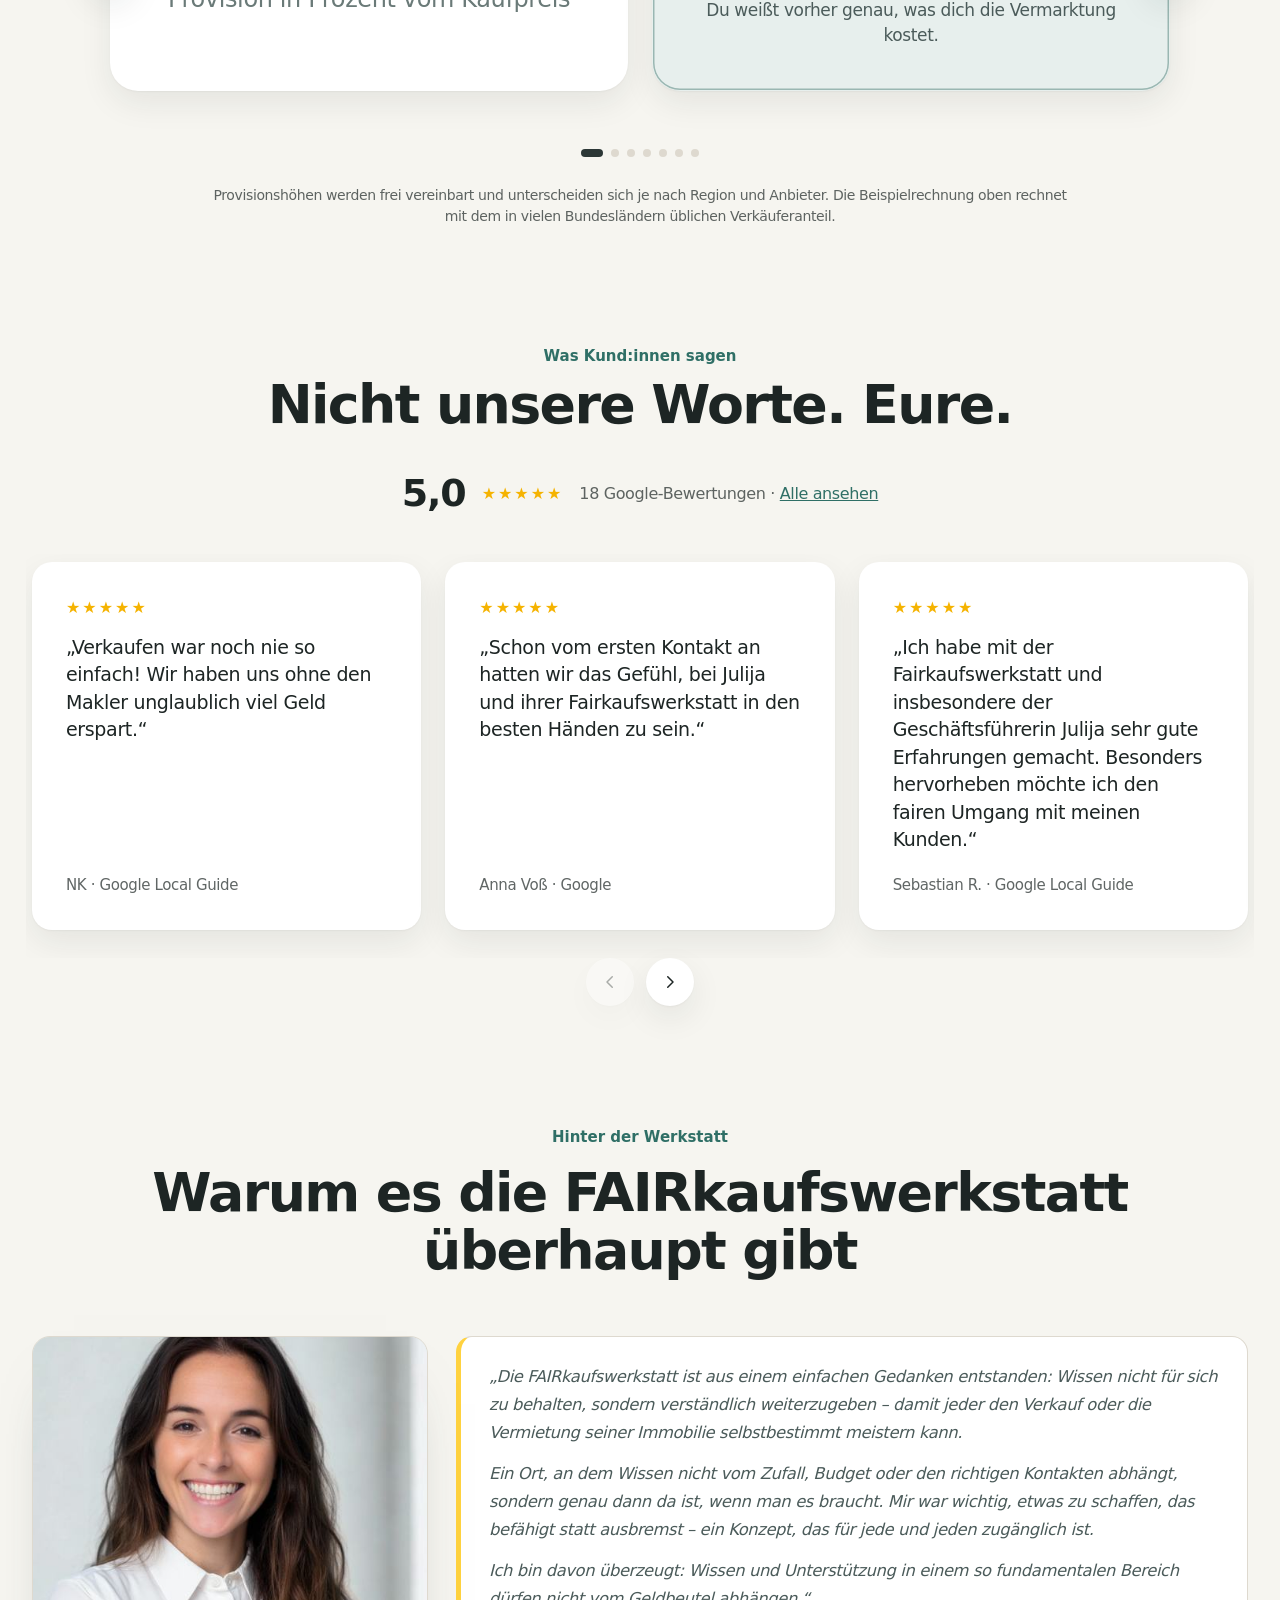
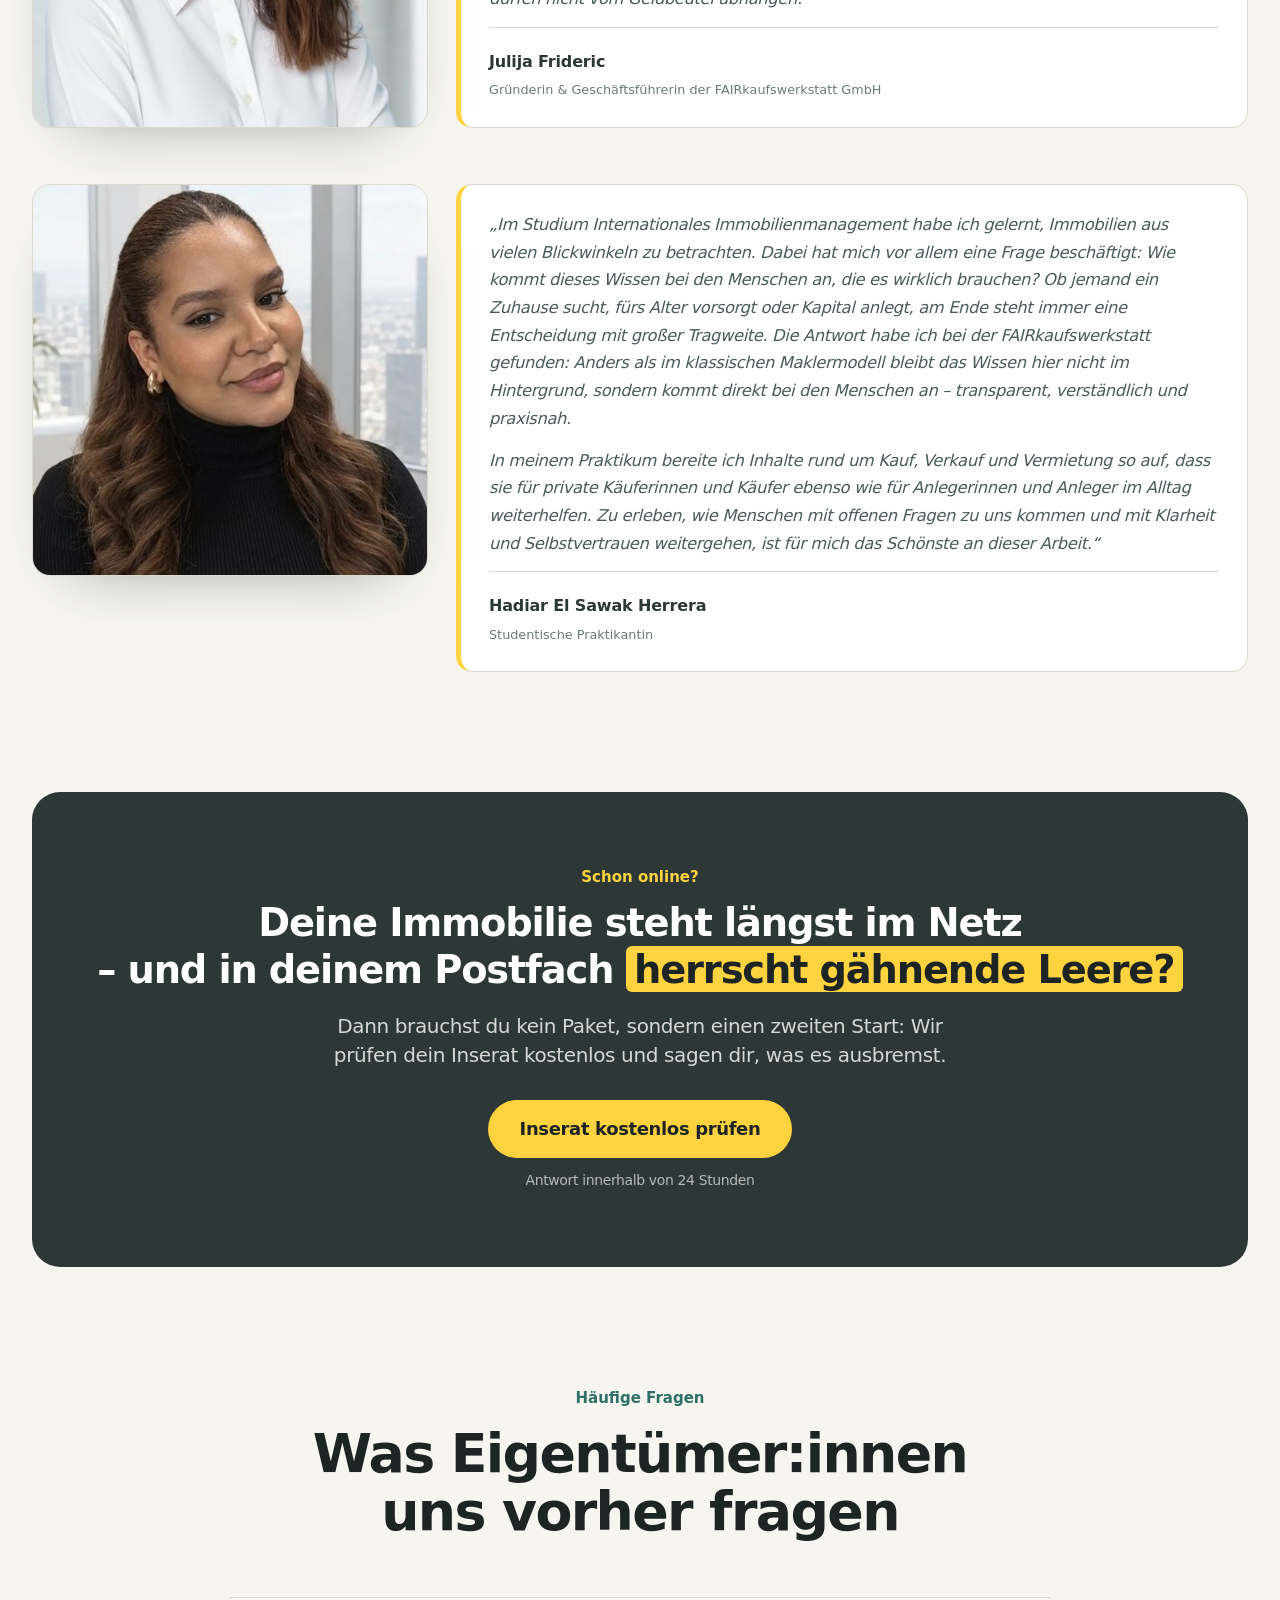
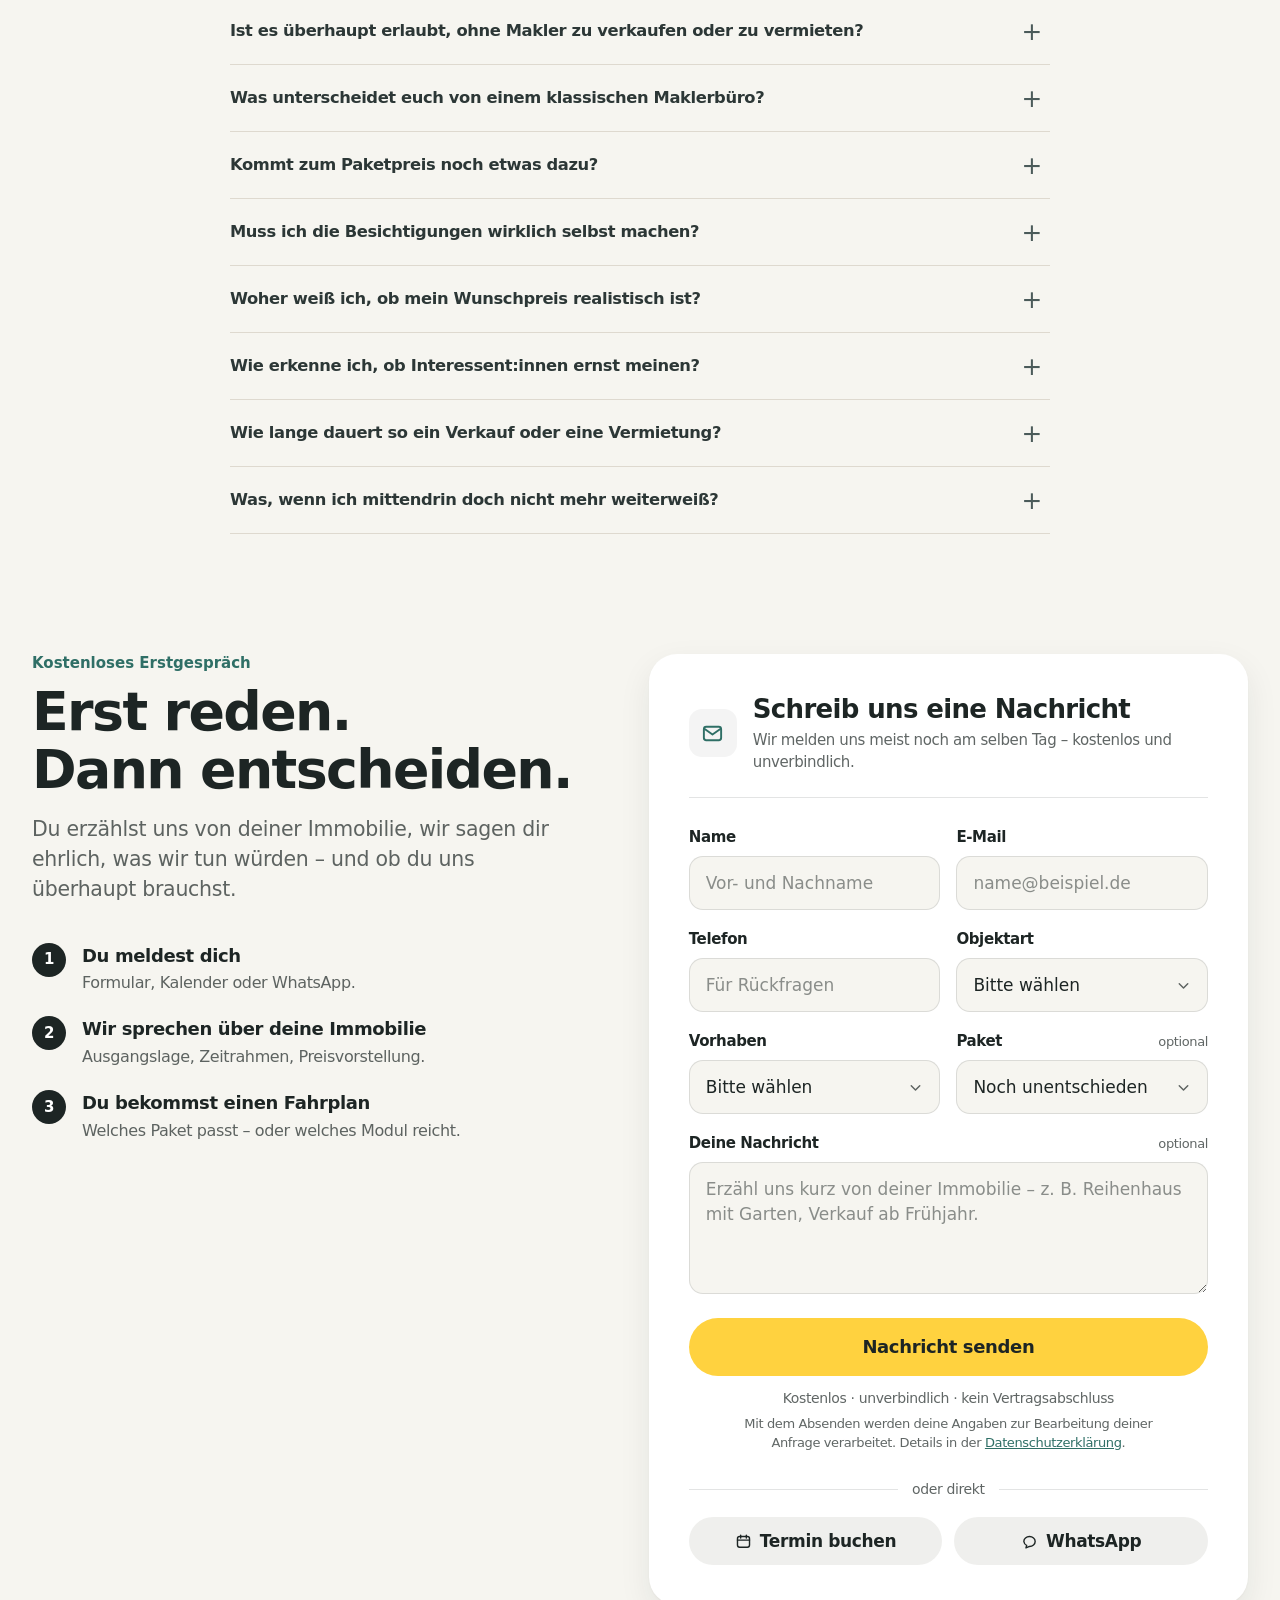
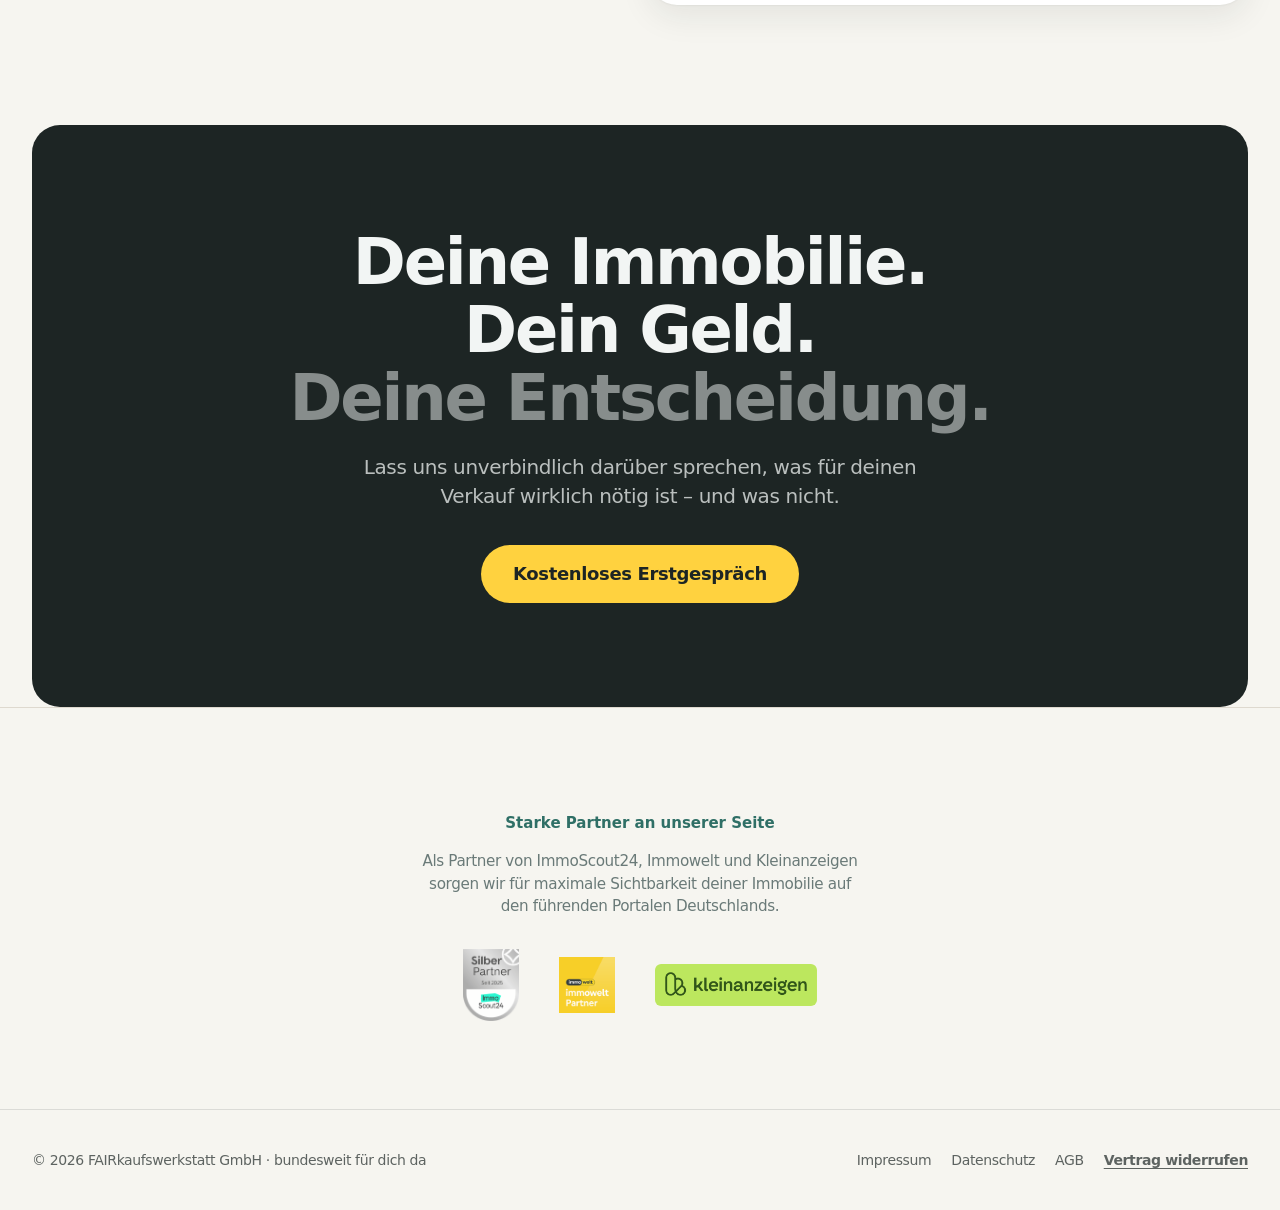
<file: fairmieten/index.html>
<!DOCTYPE html>
<html lang="de">
<head>
<meta charset="UTF-8">
<meta http-equiv="refresh" content="0; url=/#fairmieten">
<link rel="canonical" href="https://fairkaufswerkstatt.de/#fairmieten">
<meta name="robots" content="noindex, follow">
<title>FAIRmieten — FAIRkaufswerkstatt</title>
<script>window.location.replace("/#fairmieten");</script>
</head>
<body style="font-family:sans-serif;padding:40px;text-align:center;">
<p>Diese Seite ist umgezogen. Weiter zu <a href="/#fairmieten">FAIRmieten</a>.</p>
</body>
</html>
</file>
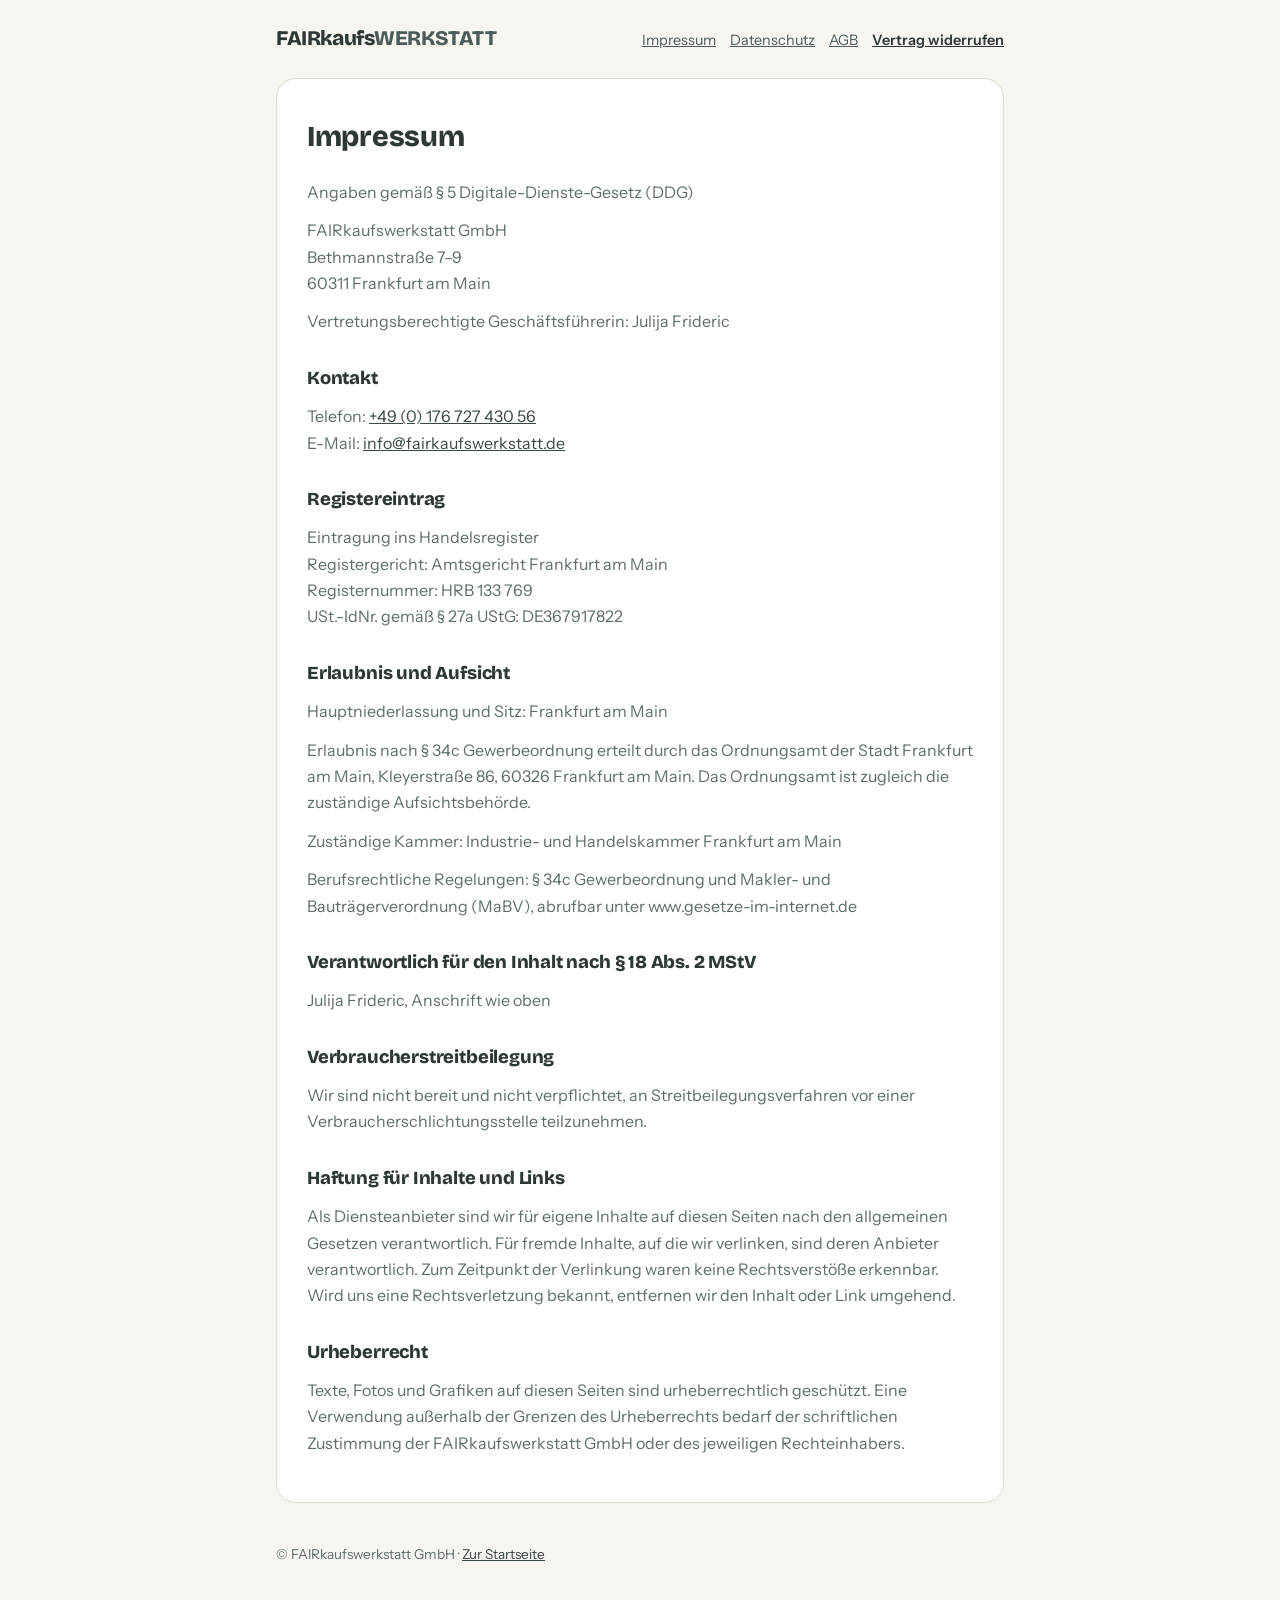
<file: impressum/index.html>
<!DOCTYPE html>
<html lang="de">
<head>
<meta charset="UTF-8">
<meta name="viewport" content="width=device-width, initial-scale=1">
<title>Impressum – FAIRkaufswerkstatt</title>
<link rel="canonical" href="https://www.fairkaufswerkstatt.de/impressum/">
<link rel="icon" href="/favicon.png" type="image/png">
<link rel="stylesheet" href="/fonts/fonts.css">
<style>
  :root{--ink:#2c3736;--ink-2:#4b5b5a;--muted:#5d6d6b;--paper:#f6f5f0;--line:#ded9cf;--mint-dark:#394746;
    --display:'Bricolage Grotesque','Arial Black',system-ui,sans-serif;--body:'Instrument Sans',system-ui,-apple-system,'Segoe UI',sans-serif}
  *{box-sizing:border-box}
  body{margin:0;background:var(--paper);color:var(--ink);font-family:var(--body);font-size:16px;line-height:1.65}
  .wrap{width:min(760px,100%);margin:0 auto;padding:0 16px}
  header{padding:22px 0;display:flex;justify-content:space-between;align-items:center;gap:12px;flex-wrap:wrap}
  .brand{font-family:var(--display);font-weight:800;font-size:1.3rem;letter-spacing:-.02em;text-decoration:none;color:var(--ink)}
  .brand span{color:var(--ink-2)}
  nav a{color:var(--ink-2);margin-left:14px;font-size:.9rem}
  main{background:#fff;border:1px solid var(--line);border-radius:20px;padding:34px 30px;margin-bottom:40px}
  @media(max-width:560px){main{padding:24px 16px}nav a{margin:0 14px 0 0}}
  h1{font-family:var(--display);font-weight:800;letter-spacing:-.01em;font-size:1.8rem;margin:0 0 18px}
  h2{font-family:var(--display);font-weight:800;letter-spacing:-.01em;font-size:1.15rem;margin:28px 0 10px}
  h3{font-weight:600;font-size:1rem;margin:20px 0 8px}
  p{margin:0 0 12px;color:var(--muted)} ul{margin:0 0 12px;padding-left:20px;color:var(--muted)} li{margin-bottom:5px}
  strong{color:var(--ink-2)}
  a{color:var(--mint-dark);overflow-wrap:break-word}
  footer{padding:0 0 40px;font-size:.85rem;color:var(--muted)}
  .widerruf{font-weight:600;color:var(--ink)}
</style>
</head>
<body>
<div class="wrap">
<header><a class="brand" href="/">FAIRkaufs<span>WERKSTATT</span></a>
<nav><a href="/impressum/">Impressum</a><a href="/datenschutz/">Datenschutz</a><a href="/agb/">AGB</a><a class="widerruf" href="/widerruf/">Vertrag widerrufen</a></nav></header>
<main>
<h1>Impressum</h1>
<p>Angaben gemäß § 5 Digitale-Dienste-Gesetz (DDG)</p>
<p>FAIRkaufswerkstatt GmbH<br>Bethmannstraße 7–9<br>60311 Frankfurt am Main</p>
<p>Vertretungsberechtigte Geschäftsführerin: Julija Frideric</p>
<h2>Kontakt</h2>
<p>Telefon: <a href="tel:+4917672743056">+49 (0) 176 727 430 56</a><br>E-Mail: <a href="mailto:info@fairkaufswerkstatt.de">info@fairkaufswerkstatt.de</a></p>
<h2>Registereintrag</h2>
<p>Eintragung ins Handelsregister<br>Registergericht: Amtsgericht Frankfurt am Main<br>Registernummer: HRB 133 769<br>USt.-IdNr. gemäß § 27a UStG: DE367917822</p>
<h2>Erlaubnis und Aufsicht</h2>
<p>Hauptniederlassung und Sitz: Frankfurt am Main</p>
<p>Erlaubnis nach § 34c Gewerbeordnung erteilt durch das Ordnungsamt der Stadt Frankfurt am Main, Kleyerstraße 86, 60326 Frankfurt am Main. Das Ordnungsamt ist zugleich die zuständige Aufsichtsbehörde.</p>
<p>Zuständige Kammer: Industrie- und Handelskammer Frankfurt am Main</p>
<p>Berufsrechtliche Regelungen: § 34c Gewerbeordnung und Makler- und Bauträgerverordnung (MaBV), abrufbar unter www.gesetze-im-internet.de</p>
<h2>Verantwortlich für den Inhalt nach § 18 Abs. 2 MStV</h2>
<p>Julija Frideric, Anschrift wie oben</p>
<h2>Verbraucherstreitbeilegung</h2>
<p>Wir sind nicht bereit und nicht verpflichtet, an Streitbeilegungsverfahren vor einer Verbraucherschlichtungsstelle teilzunehmen.</p>
<h2>Haftung für Inhalte und Links</h2>
<p>Als Diensteanbieter sind wir für eigene Inhalte auf diesen Seiten nach den allgemeinen Gesetzen verantwortlich. Für fremde Inhalte, auf die wir verlinken, sind deren Anbieter verantwortlich. Zum Zeitpunkt der Verlinkung waren keine Rechtsverstöße erkennbar. Wird uns eine Rechtsverletzung bekannt, entfernen wir den Inhalt oder Link umgehend.</p>
<h2>Urheberrecht</h2>
<p>Texte, Fotos und Grafiken auf diesen Seiten sind urheberrechtlich geschützt. Eine Verwendung außerhalb der Grenzen des Urheberrechts bedarf der schriftlichen Zustimmung der FAIRkaufswerkstatt GmbH oder des jeweiligen Rechteinhabers.</p>
</main>
<footer>© FAIRkaufswerkstatt GmbH · <a href="/">Zur Startseite</a></footer>
</div>
</body>
</html>
</file>
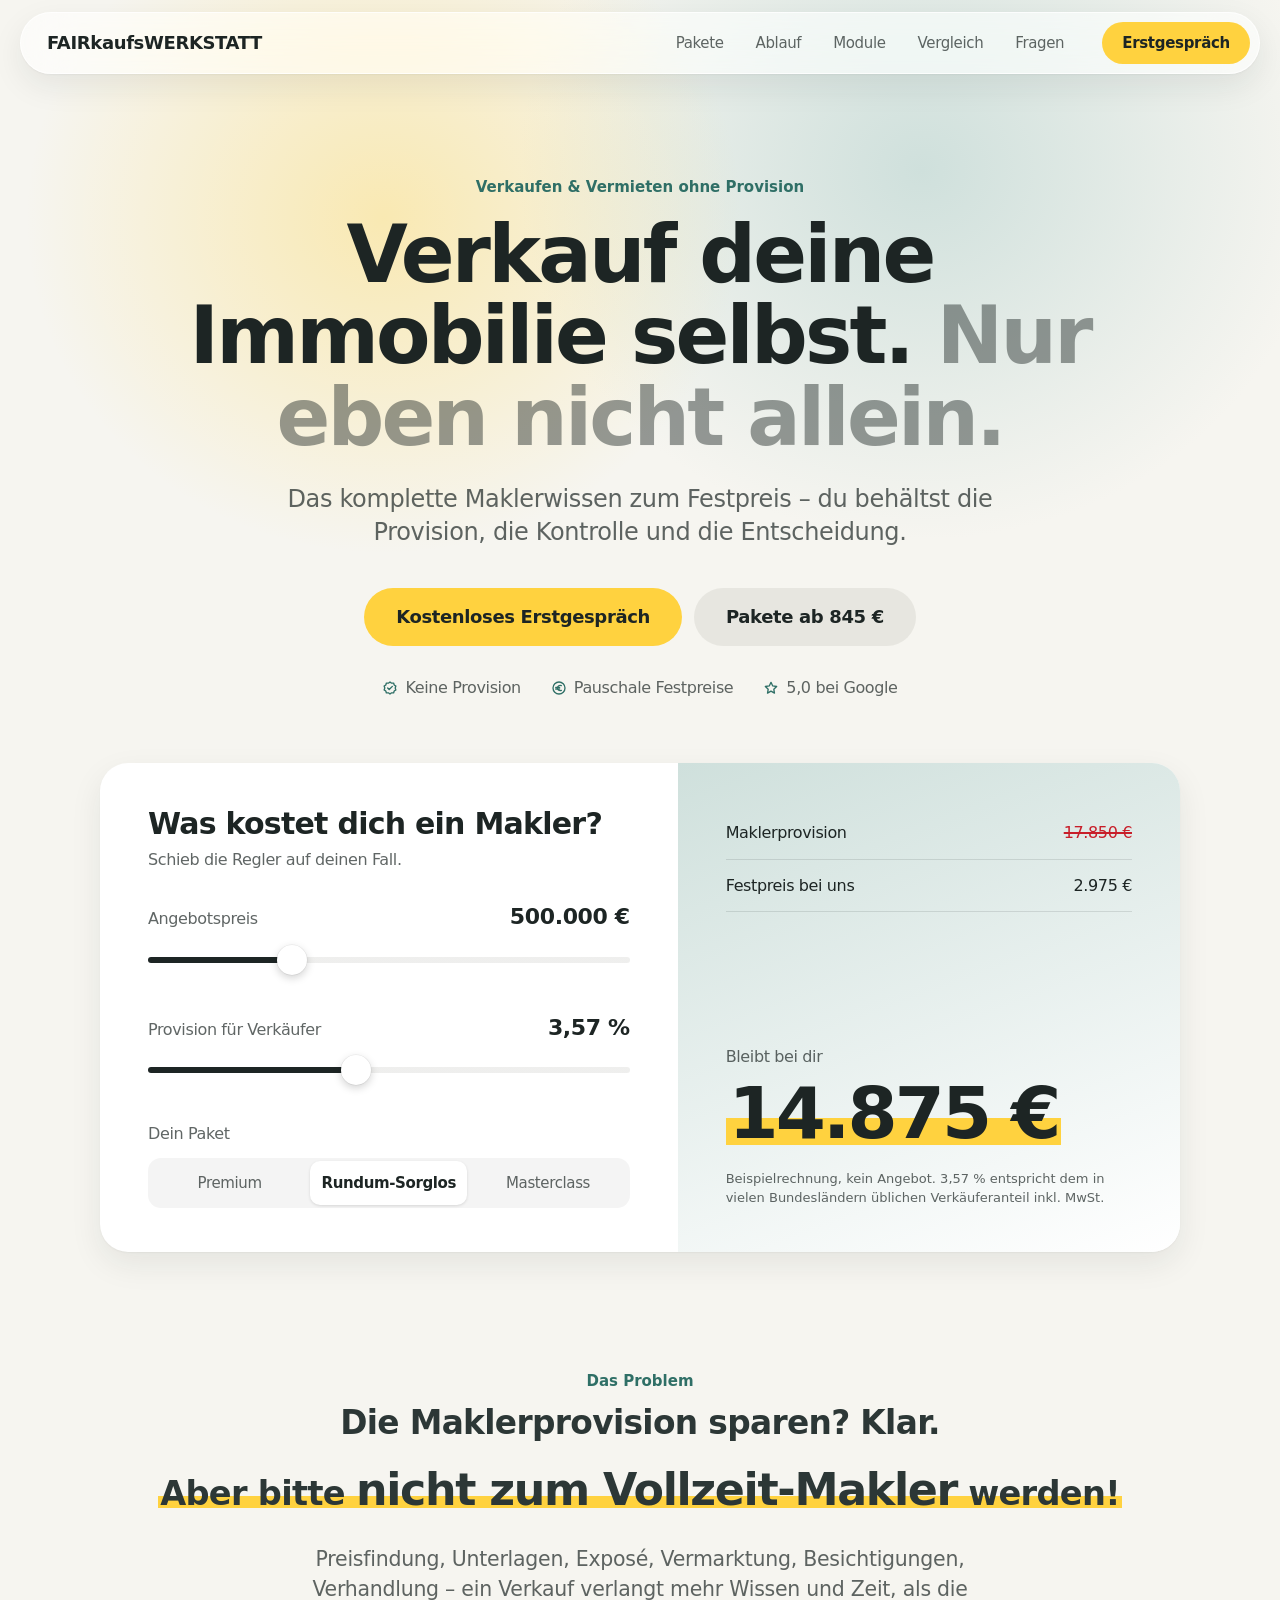
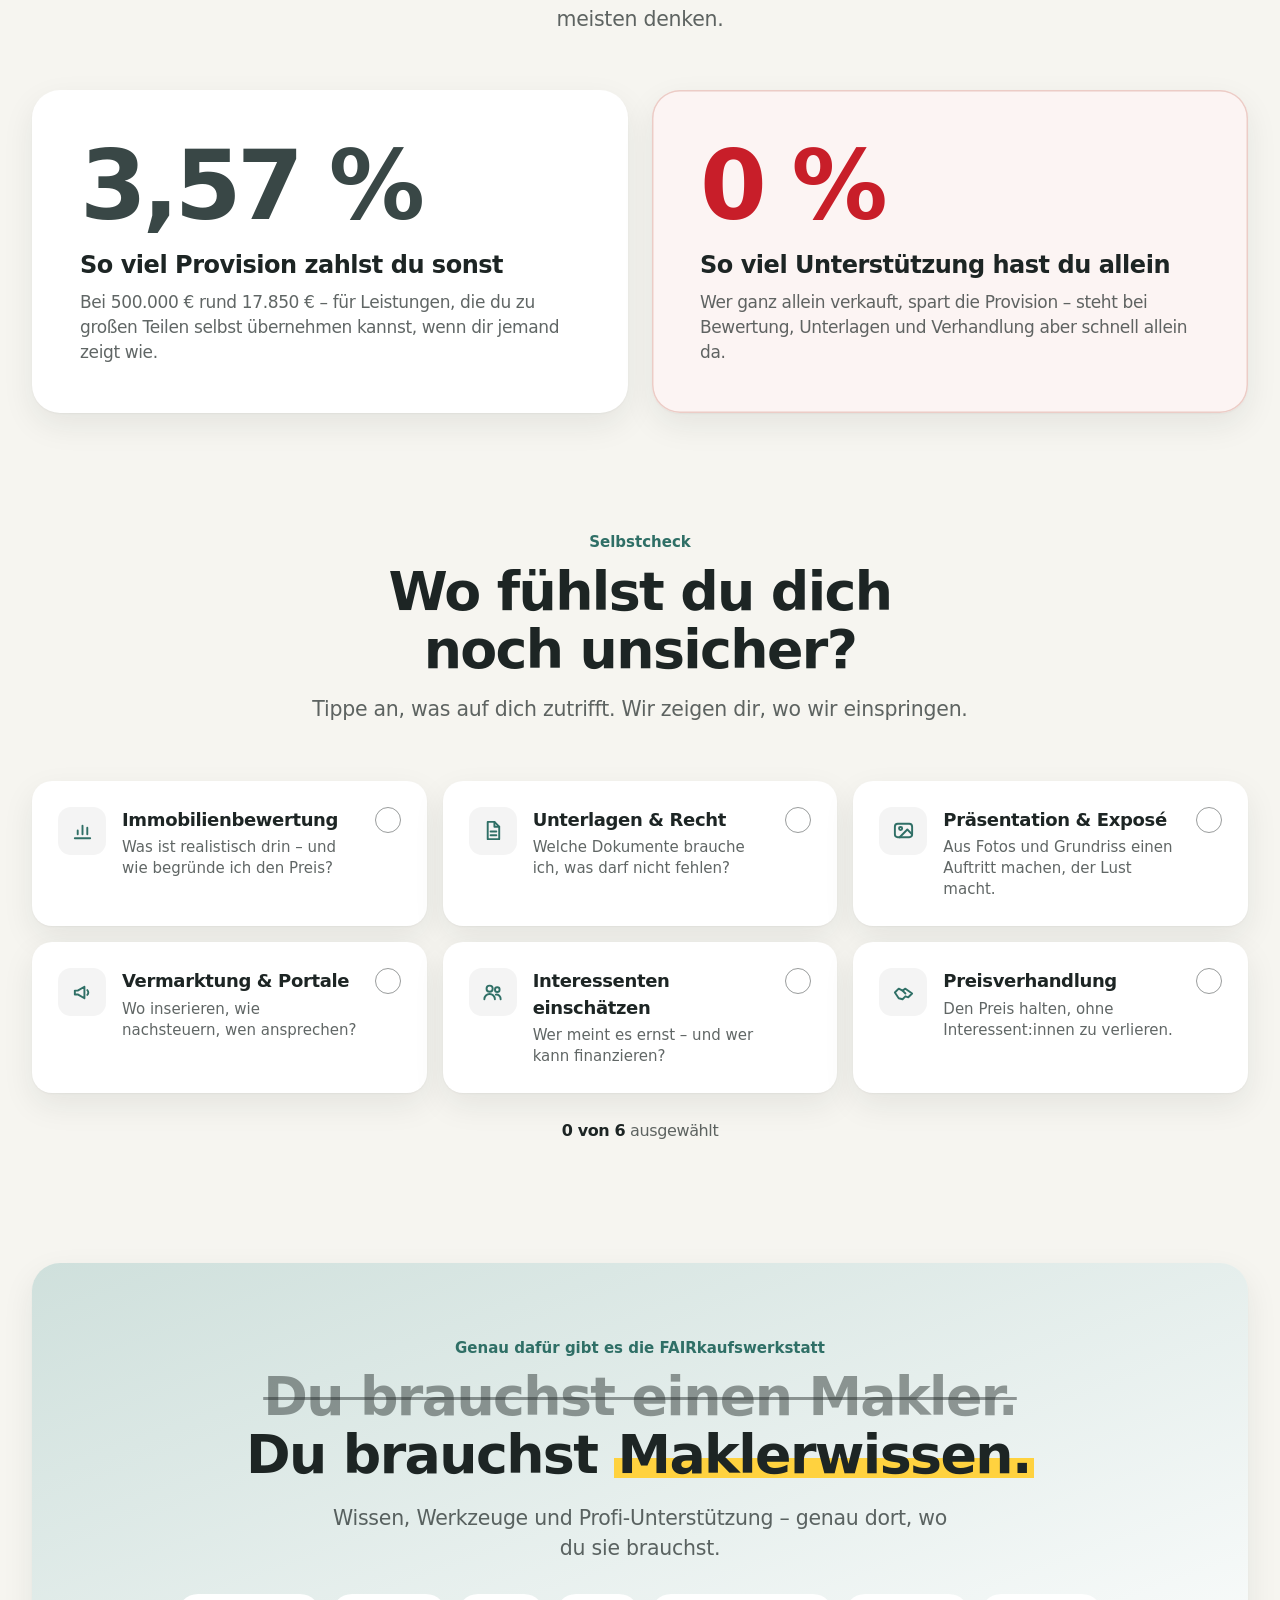
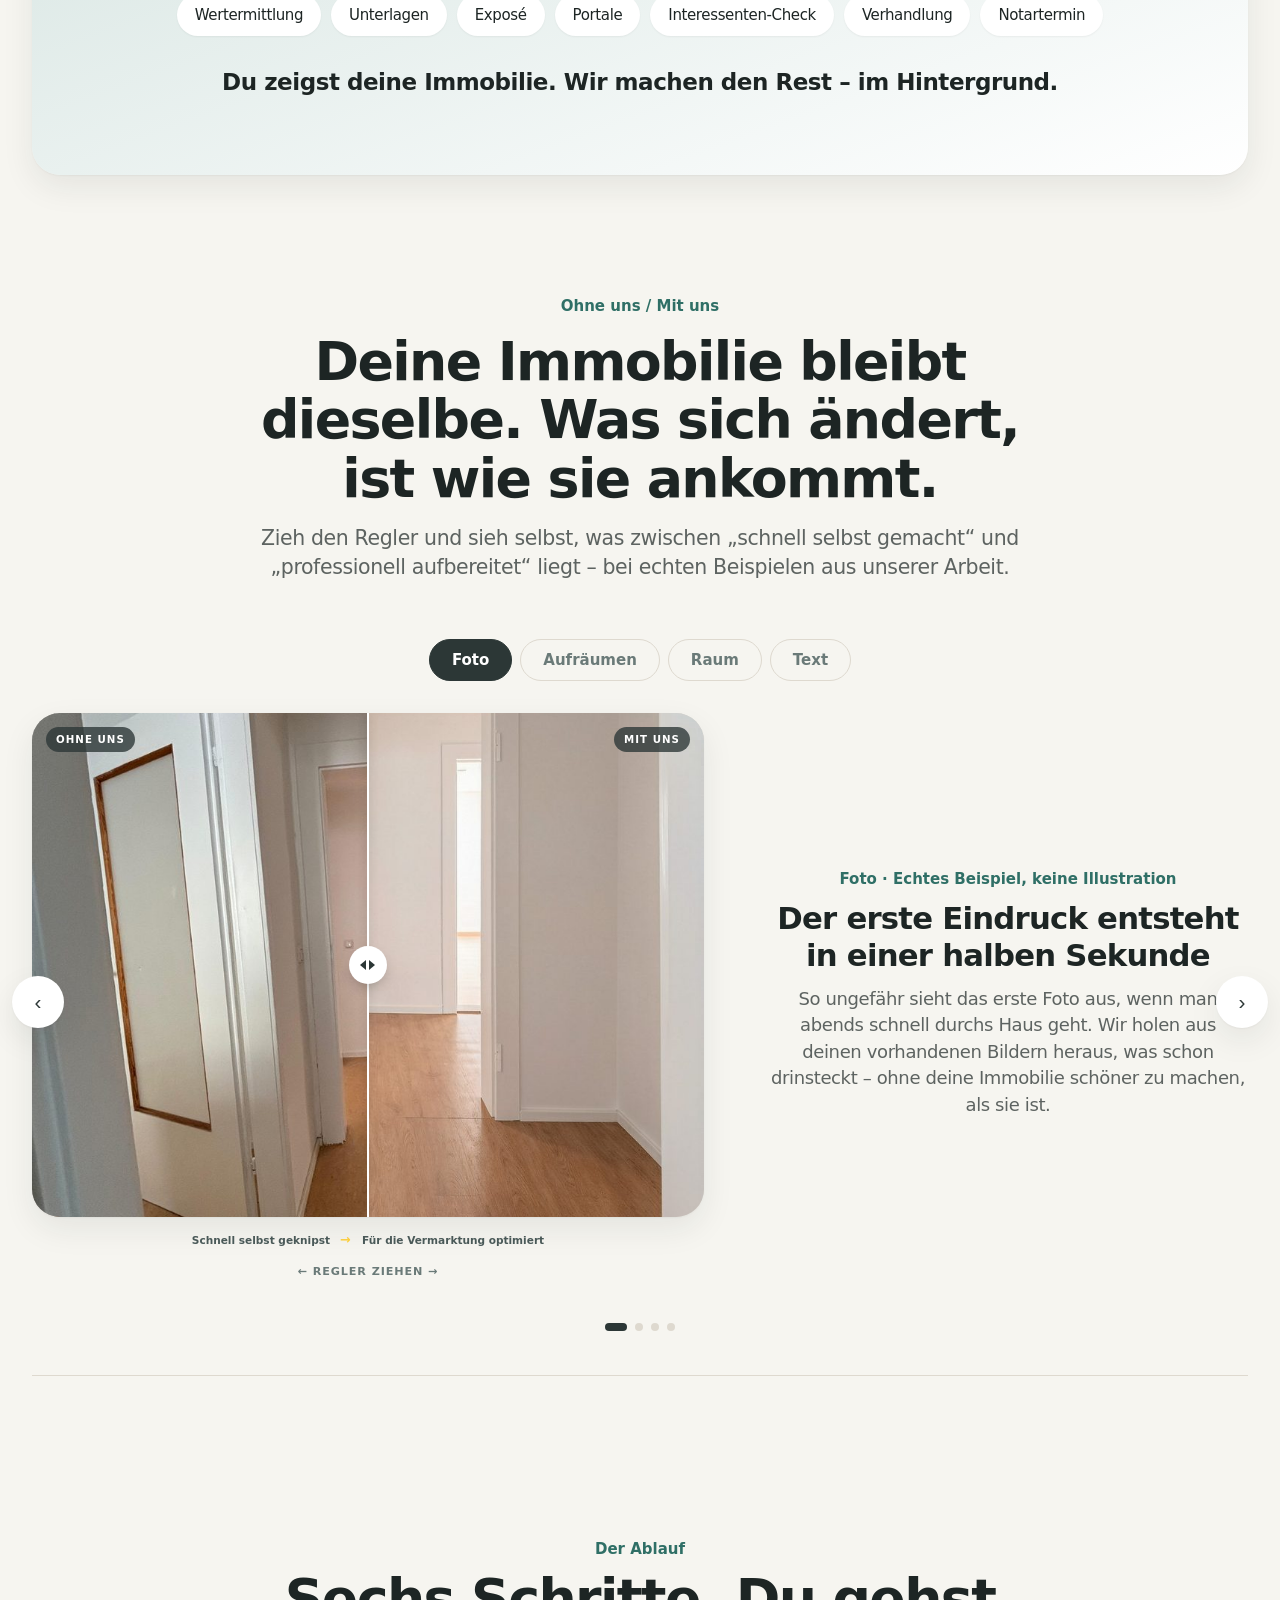
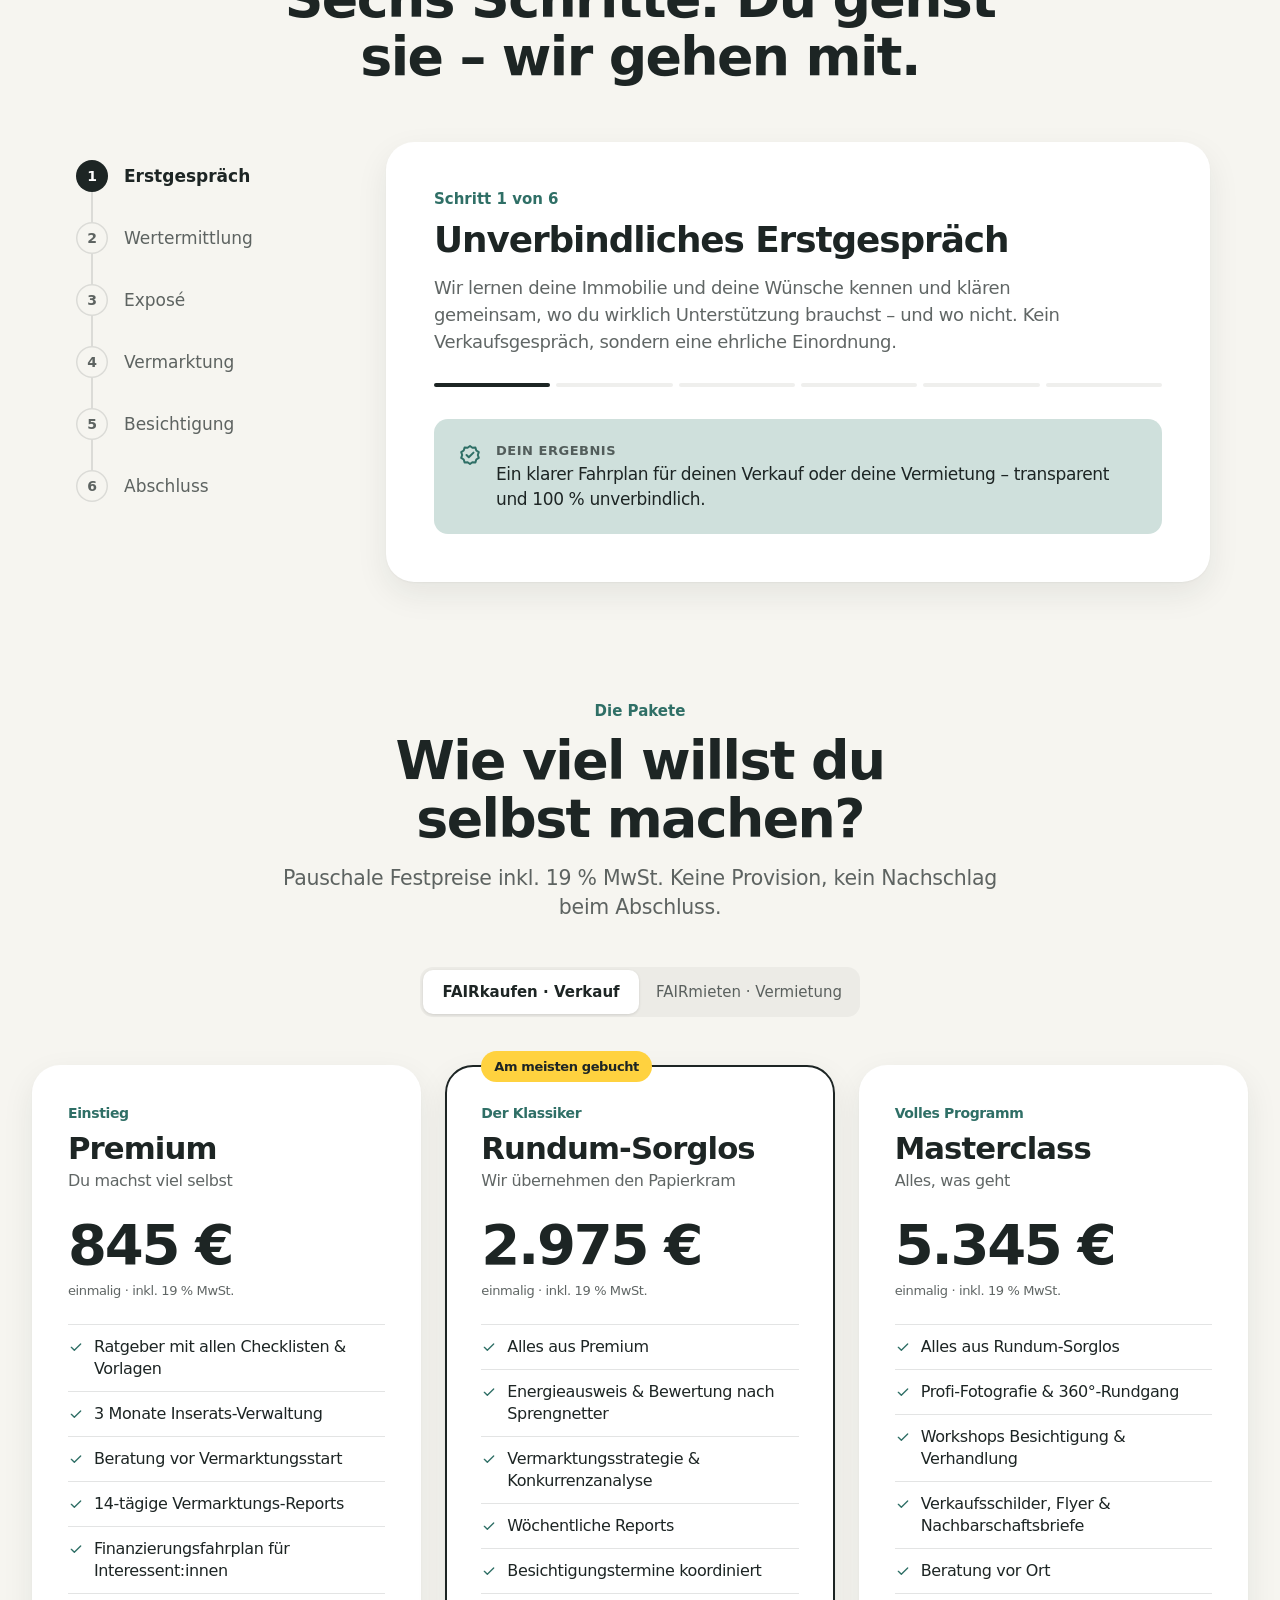
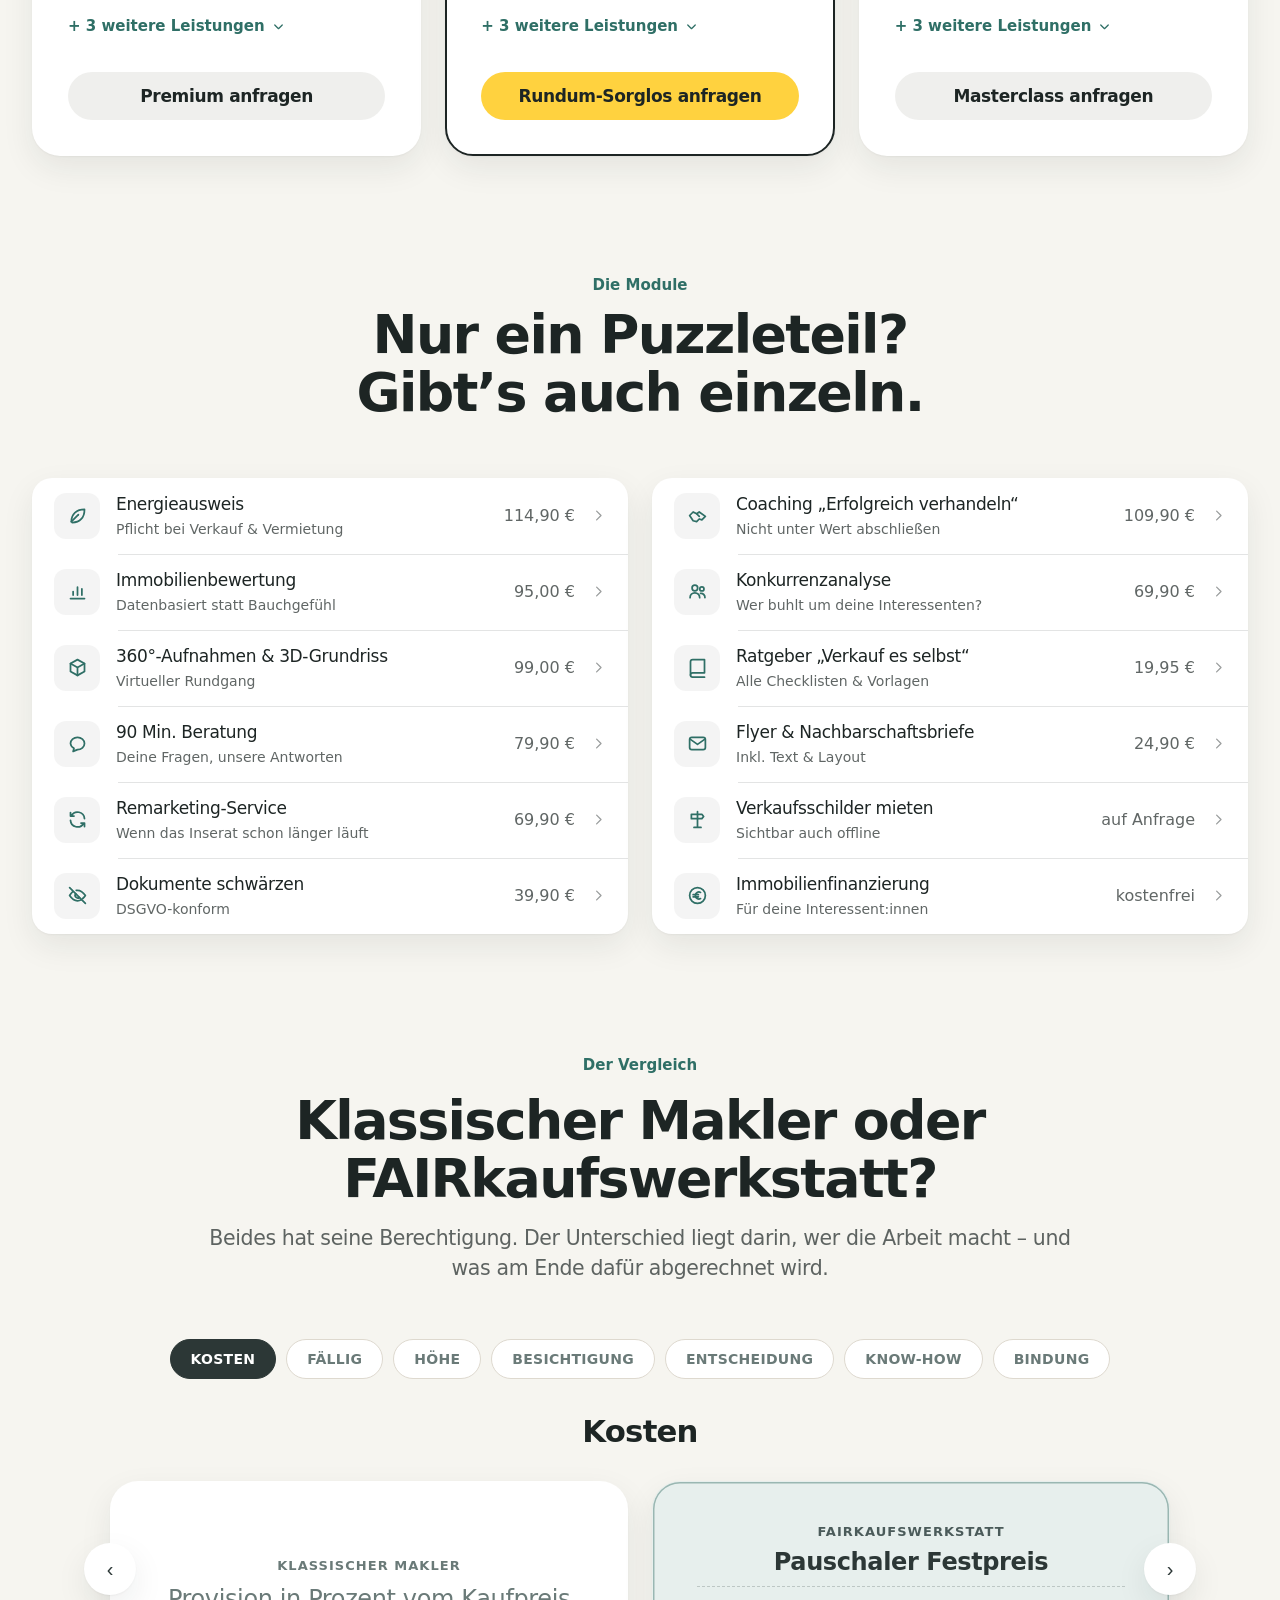
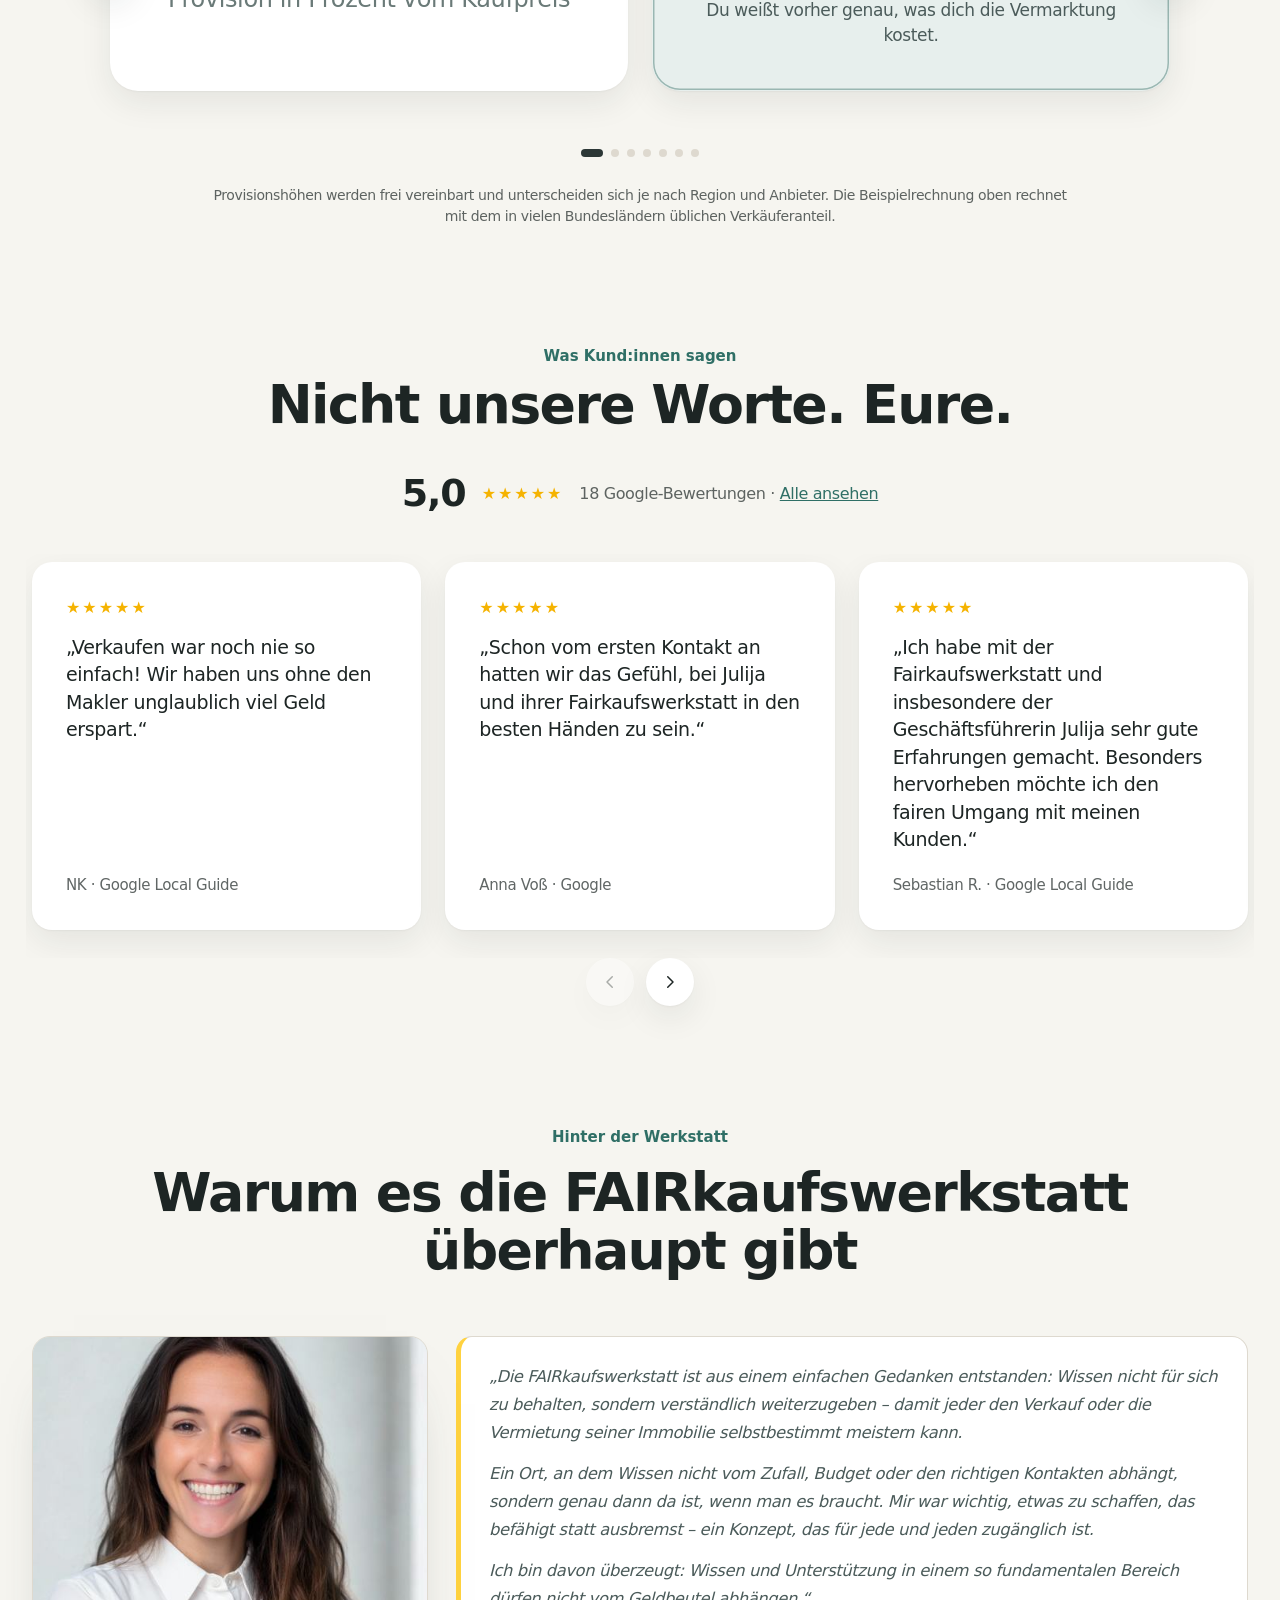
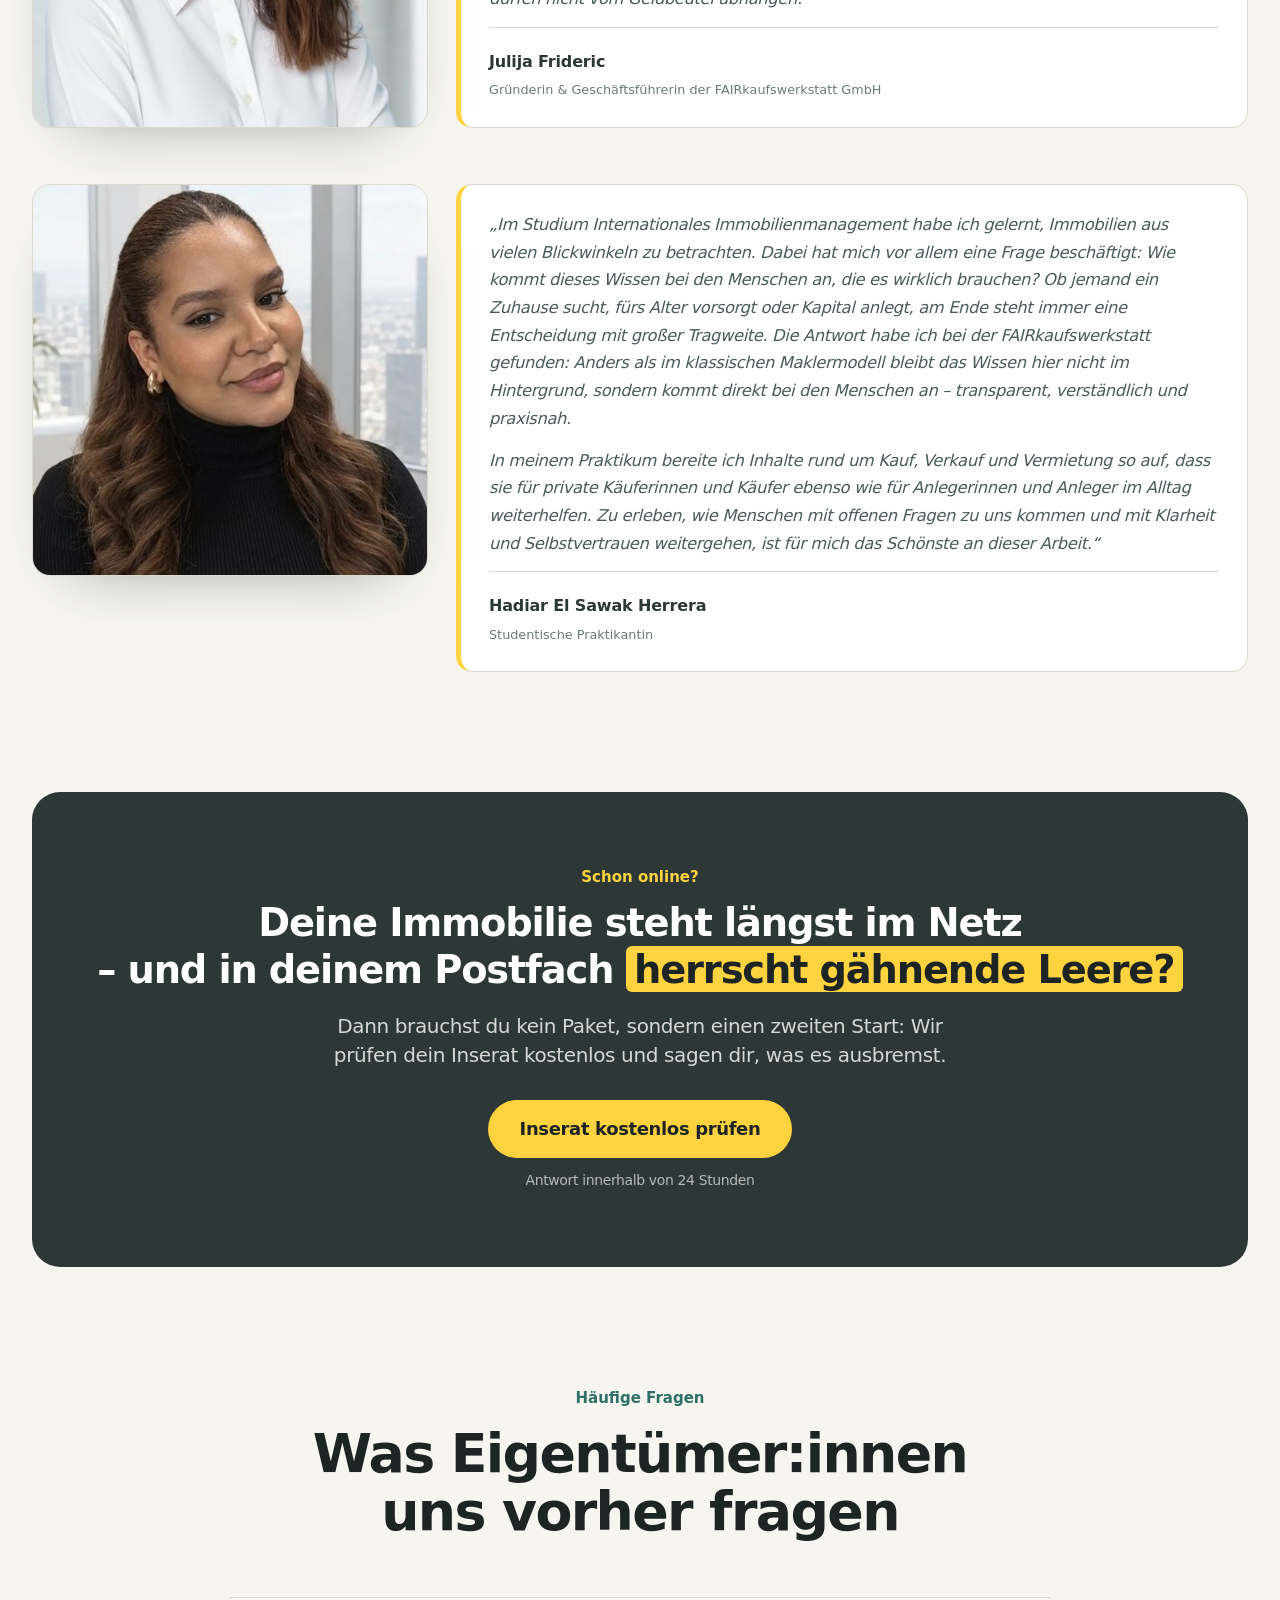
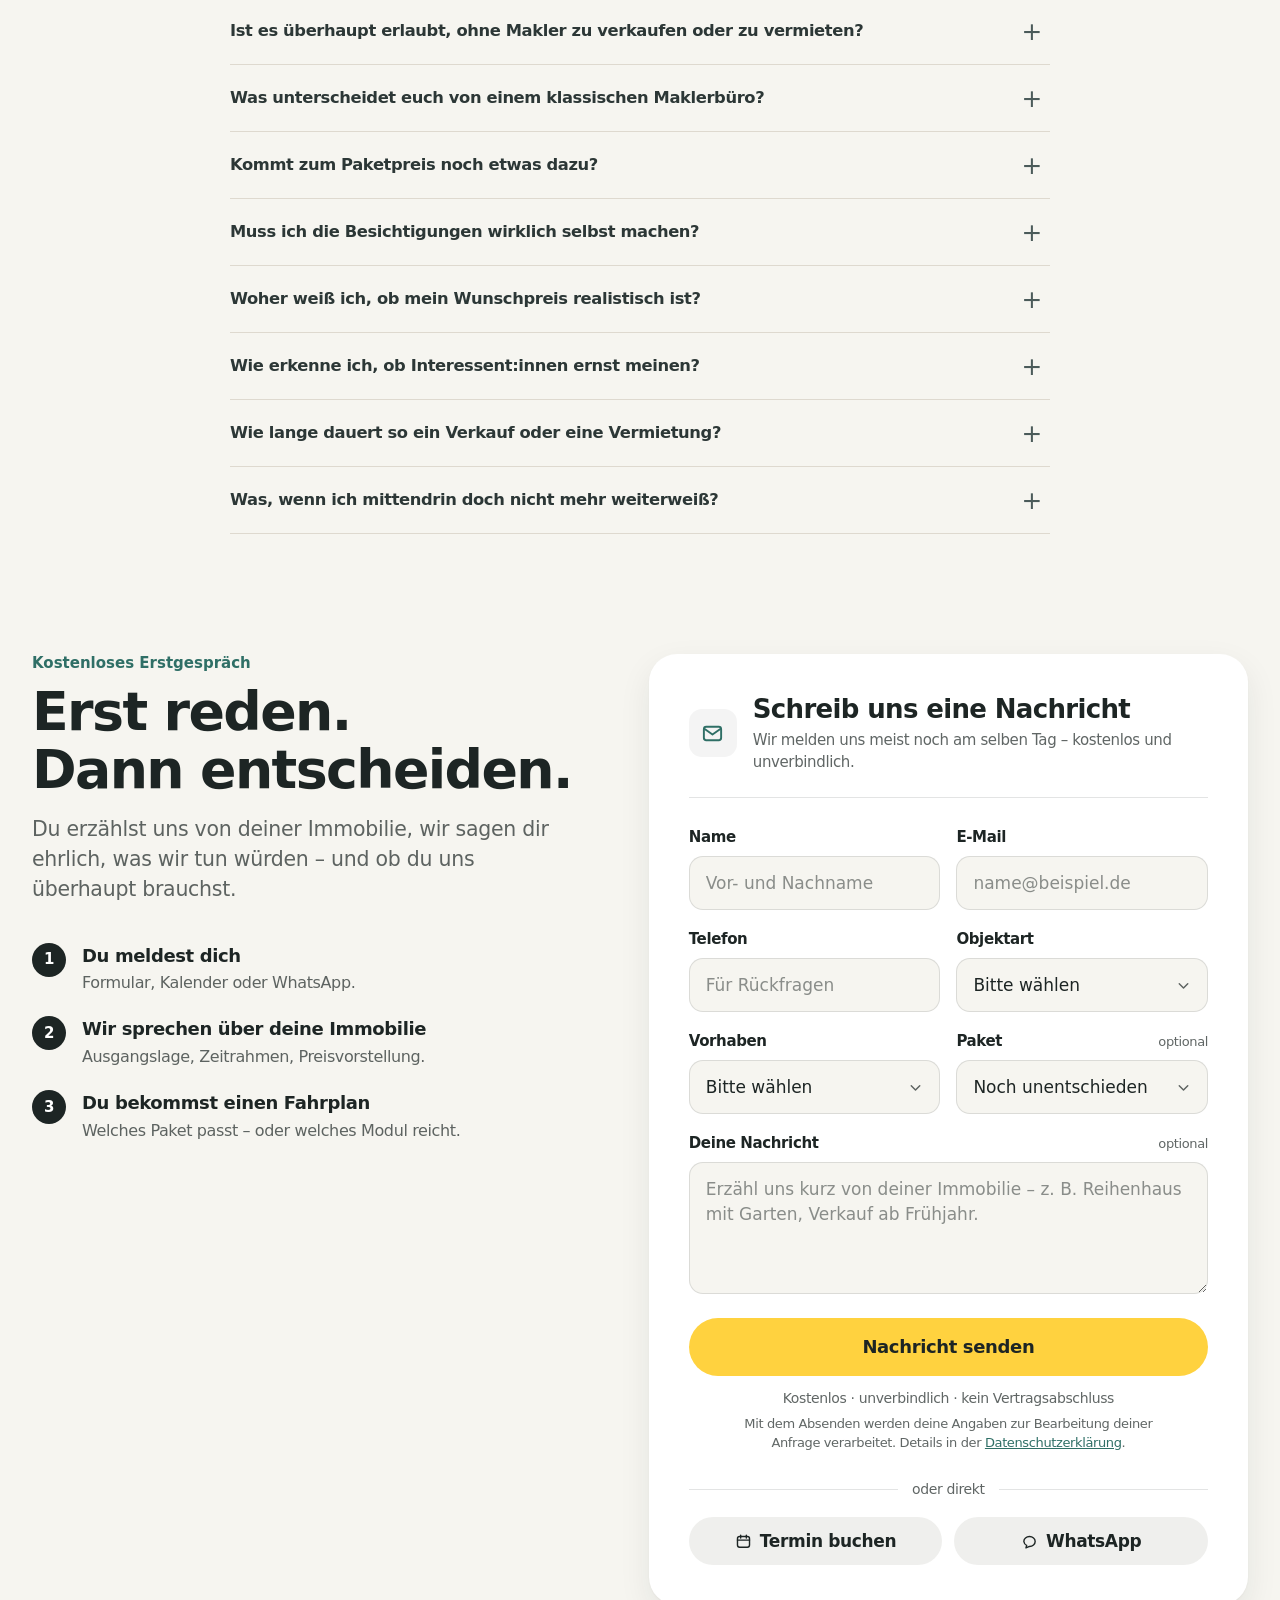
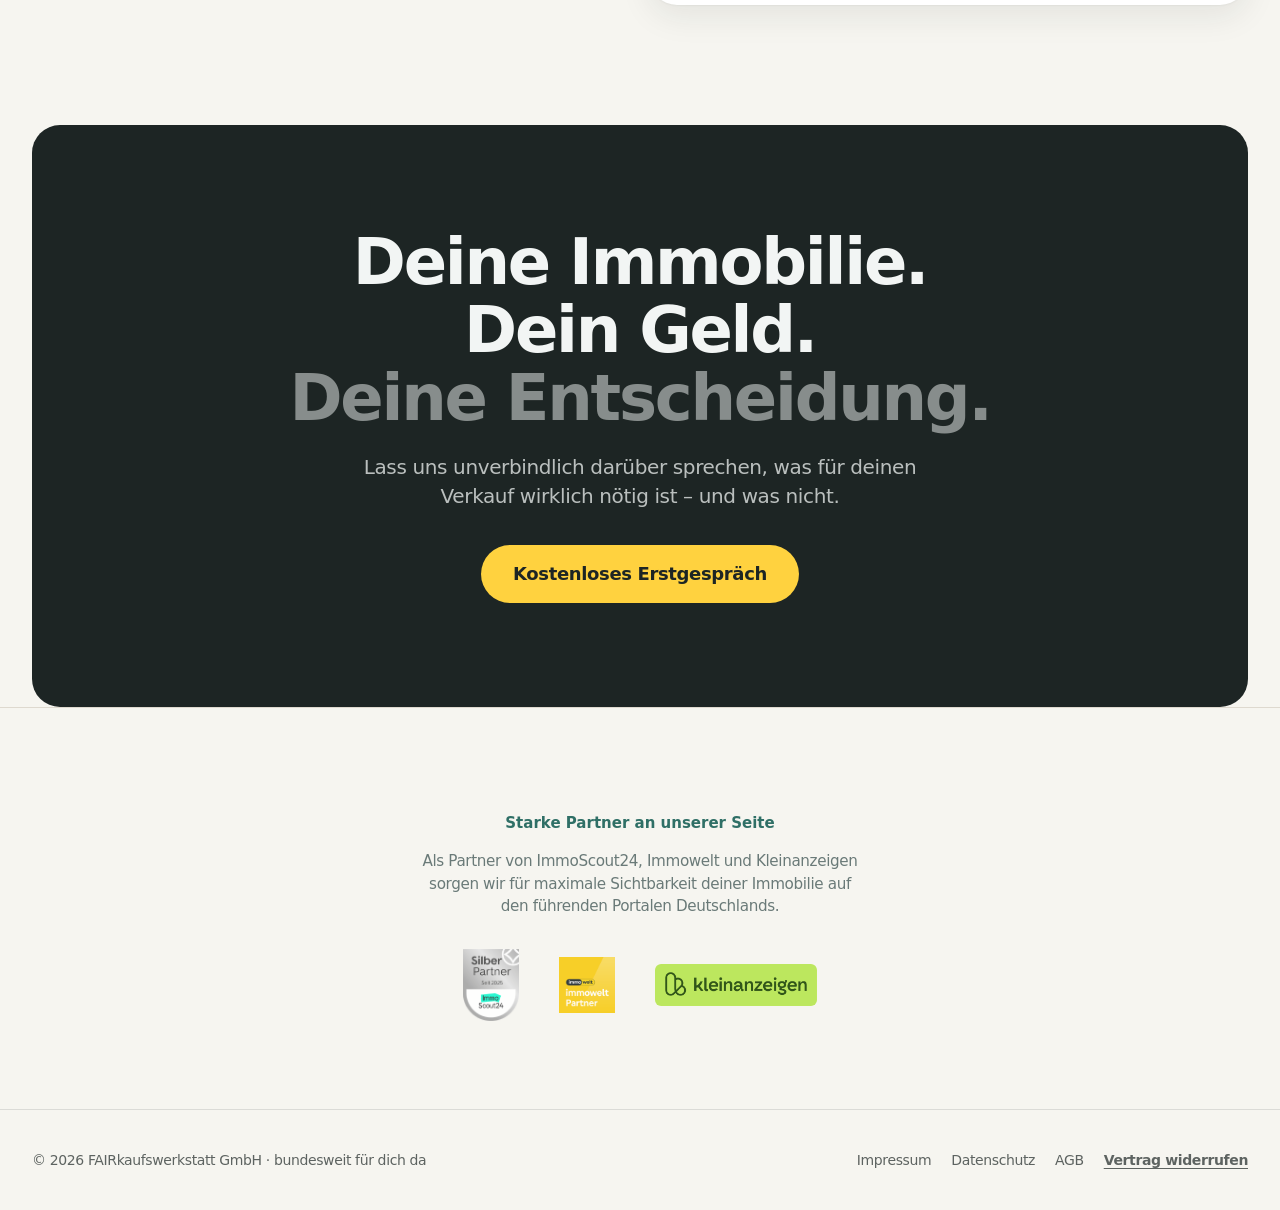
<file: kontakt/index.html>
<!DOCTYPE html>
<html lang="de">
<head>
<meta charset="UTF-8">
<meta http-equiv="refresh" content="0; url=/#kontakt">
<link rel="canonical" href="https://fairkaufswerkstatt.de/#kontakt">
<meta name="robots" content="noindex, follow">
<title>Kontakt — FAIRkaufswerkstatt</title>
<script>window.location.replace("/#kontakt");</script>
</head>
<body style="font-family:sans-serif;padding:40px;text-align:center;">
<p>Diese Seite ist umgezogen. Weiter zu <a href="/#kontakt">Kontakt</a>.</p>
</body>
</html>
</file>
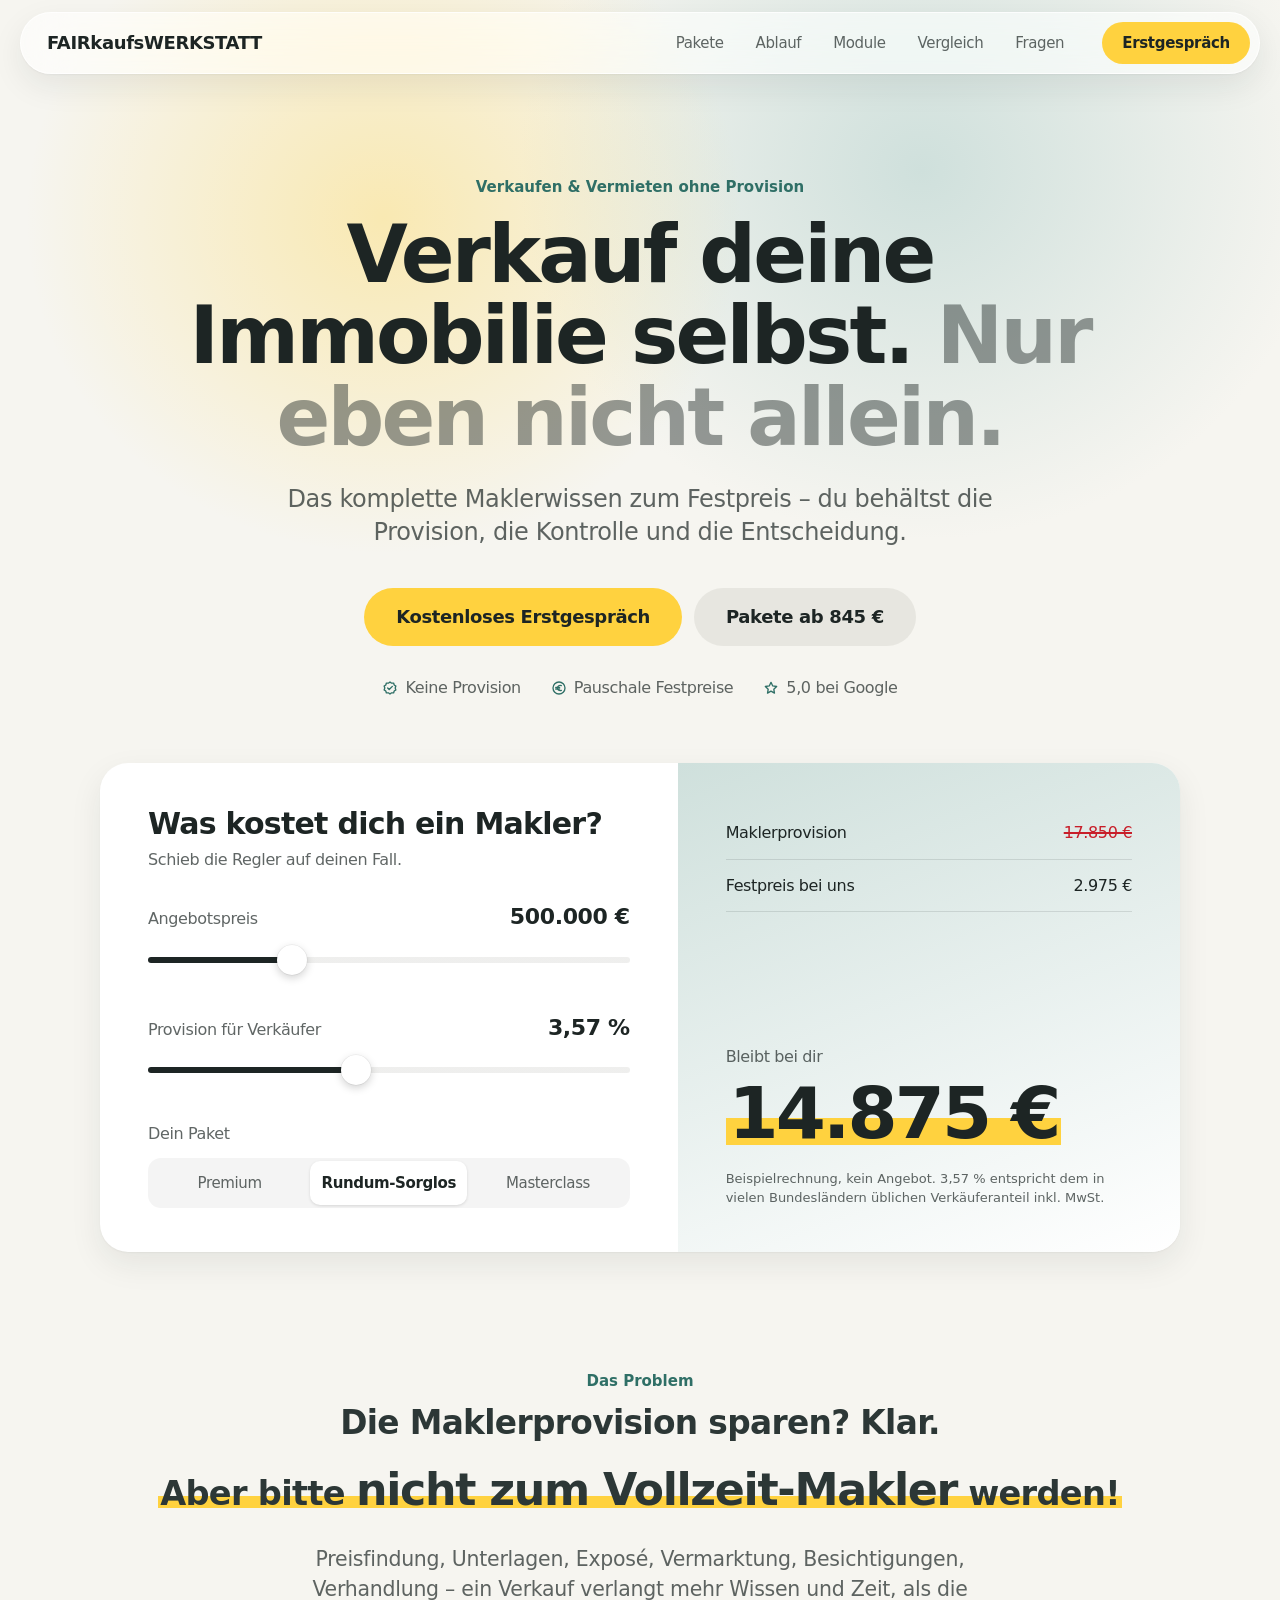
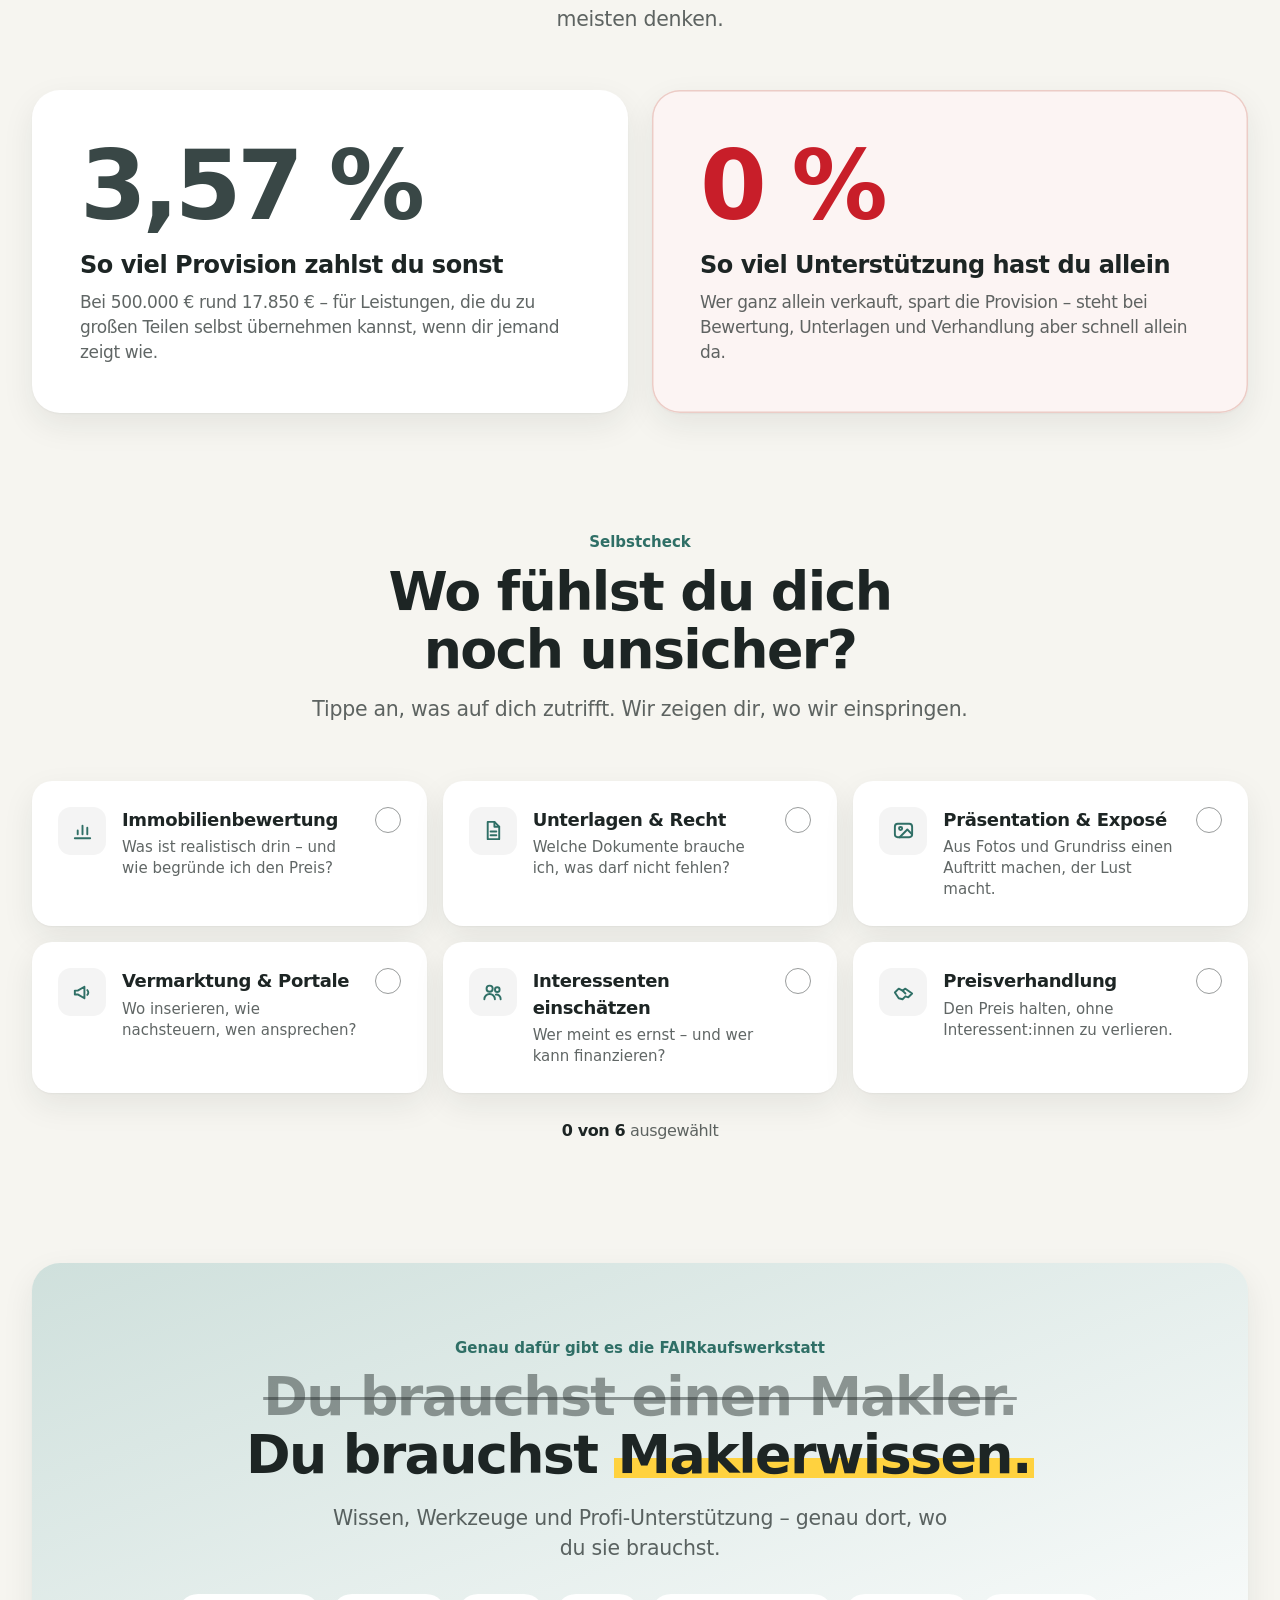
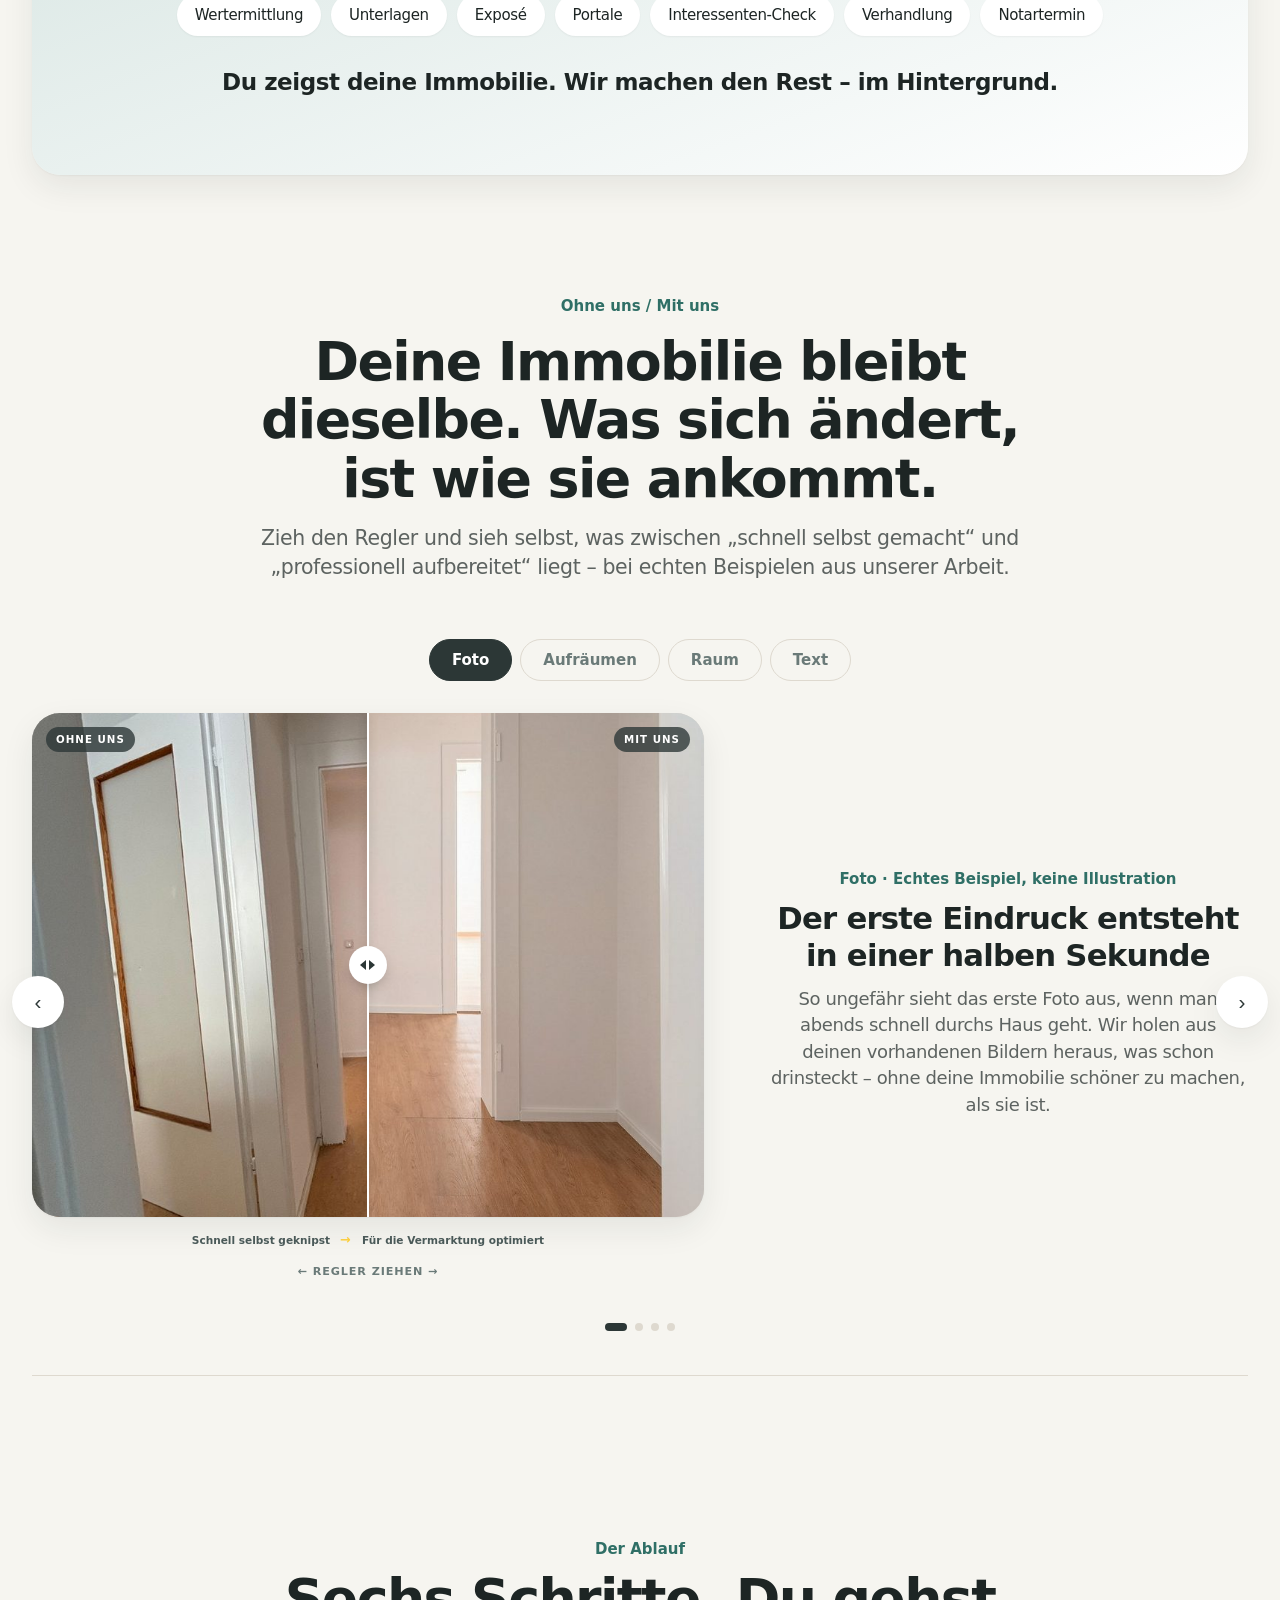
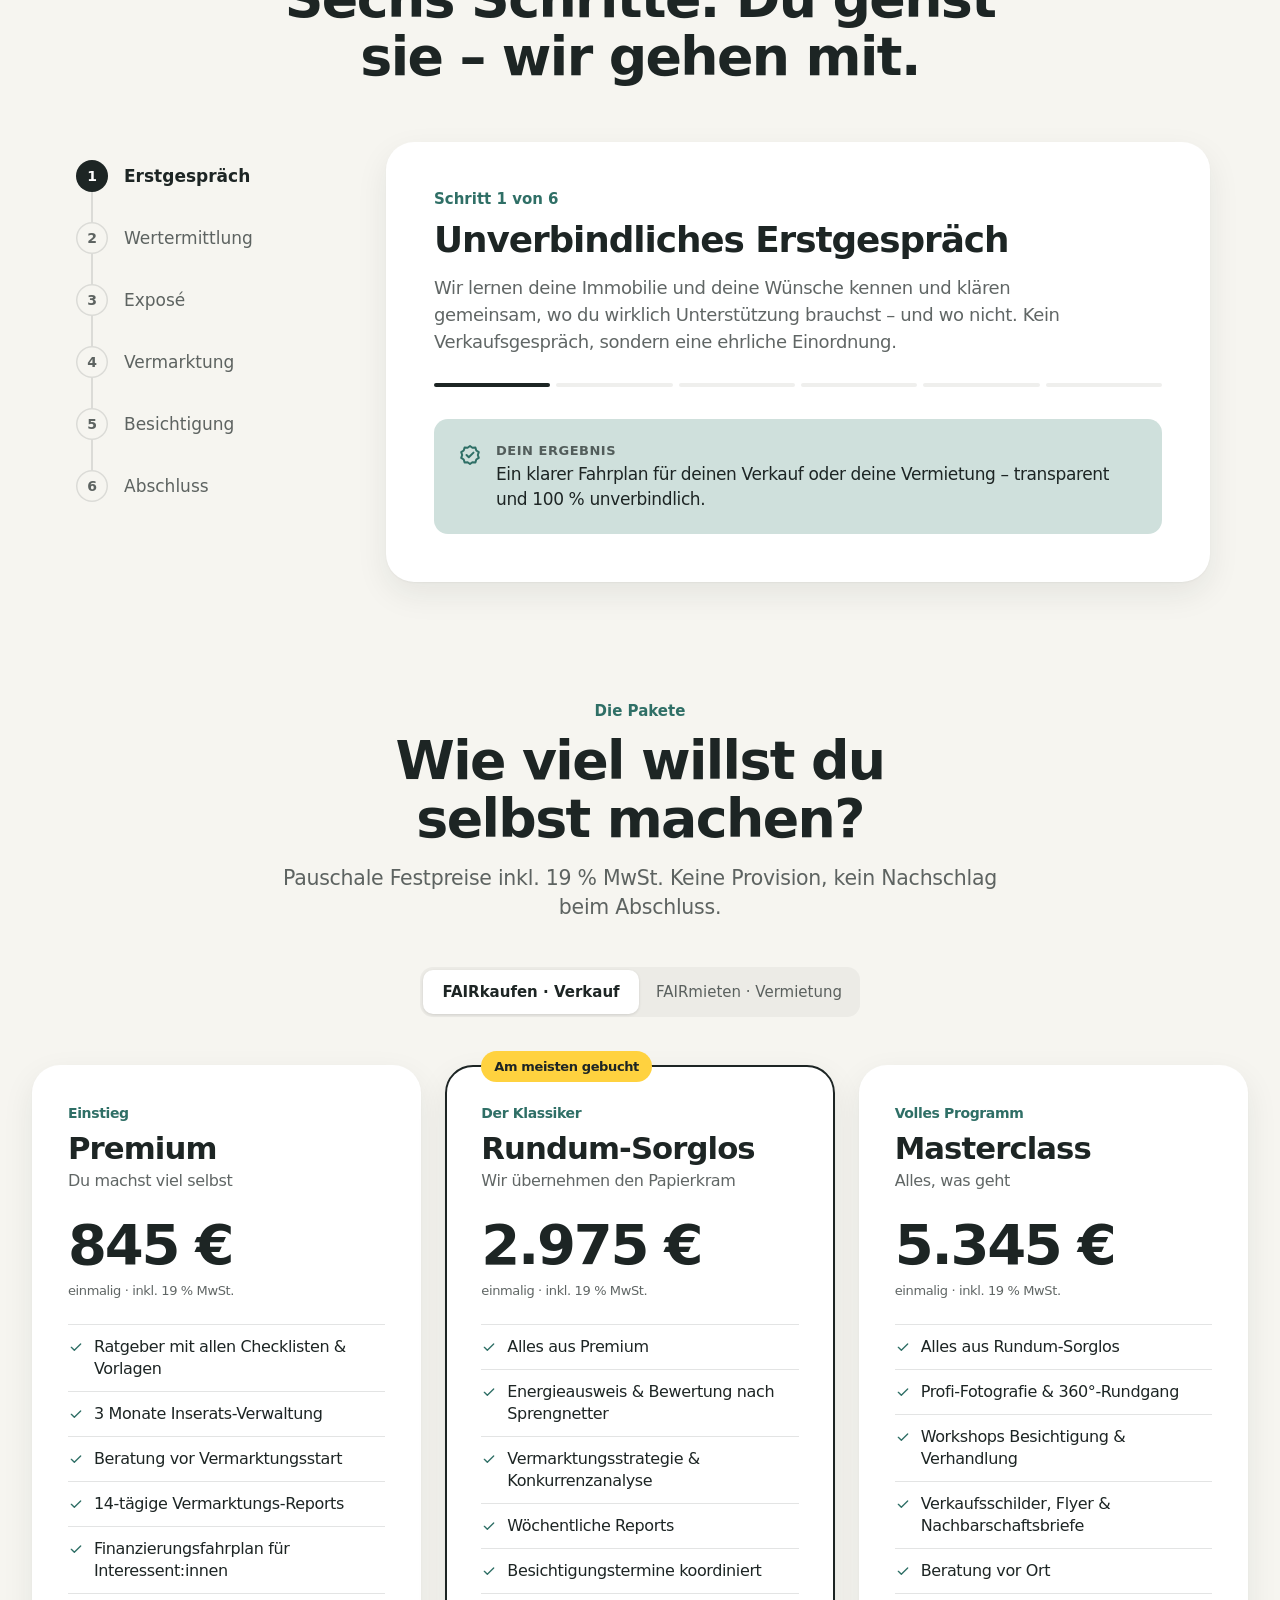
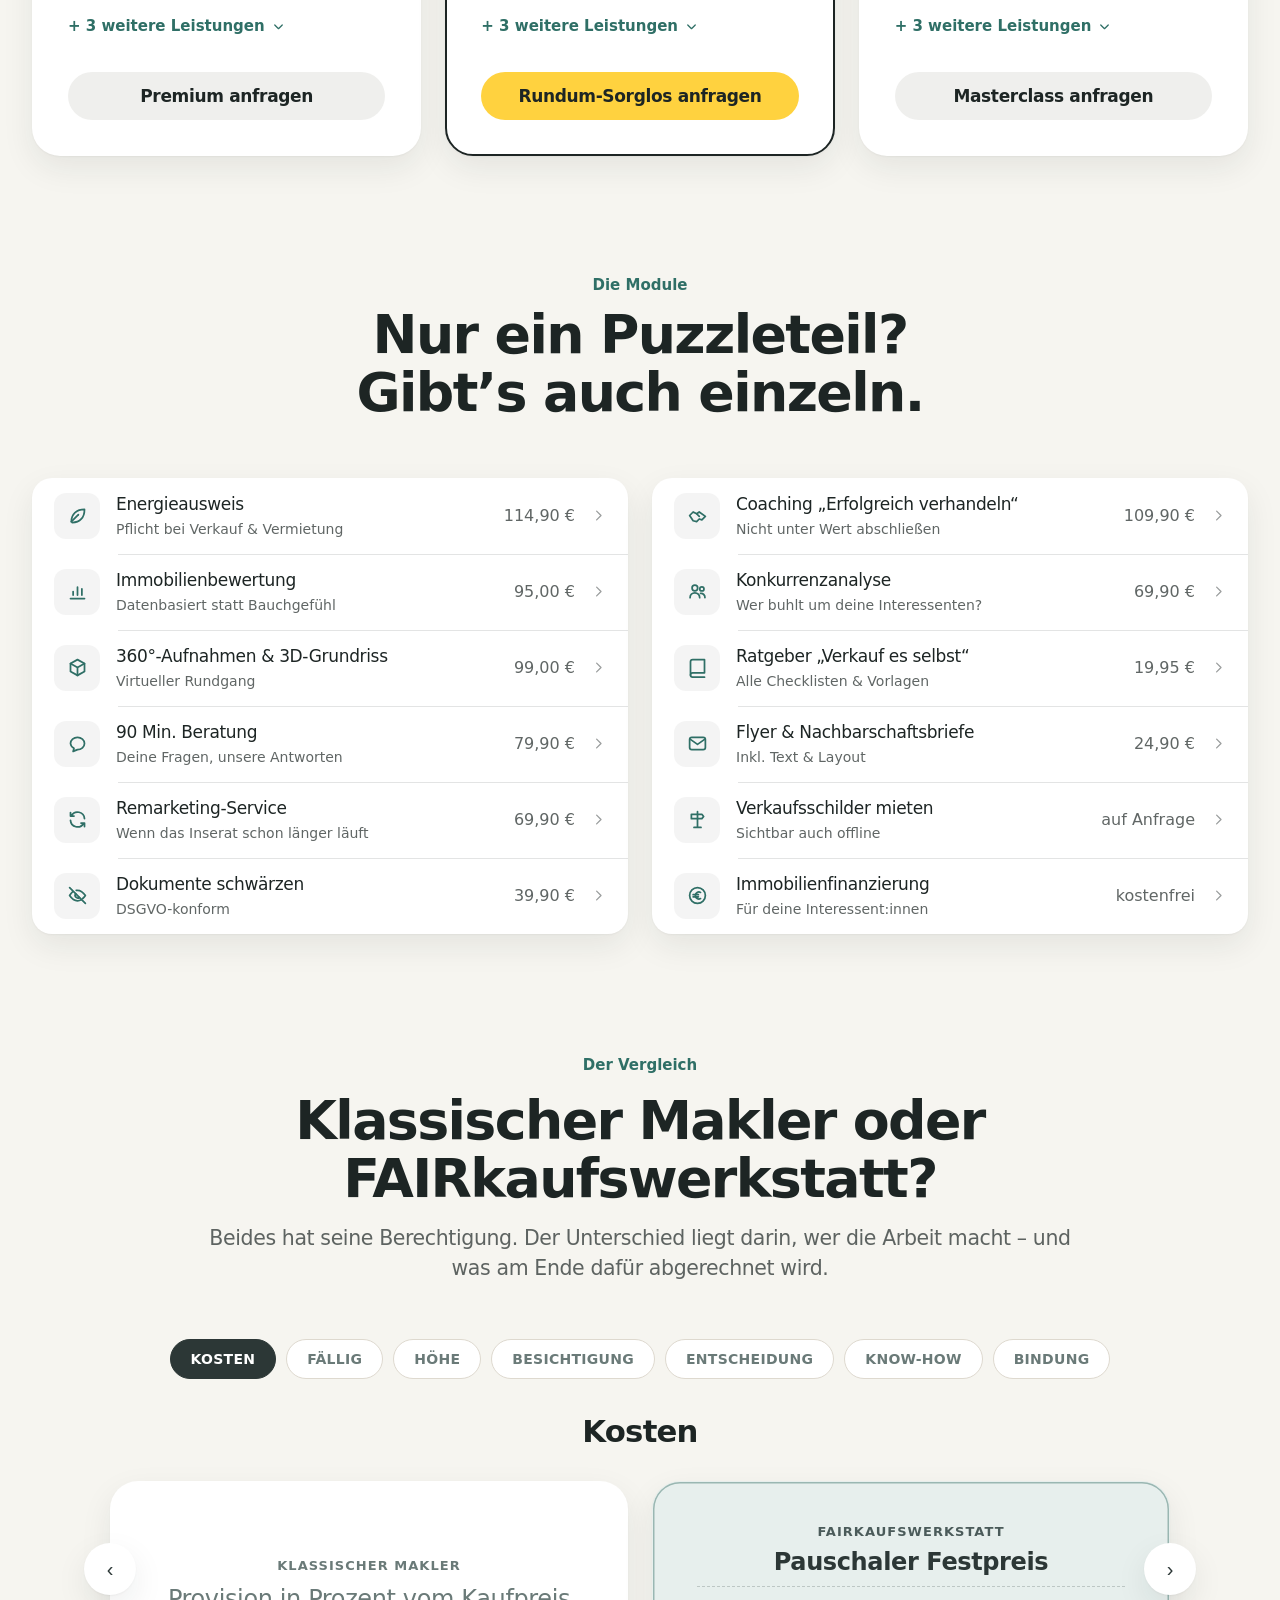
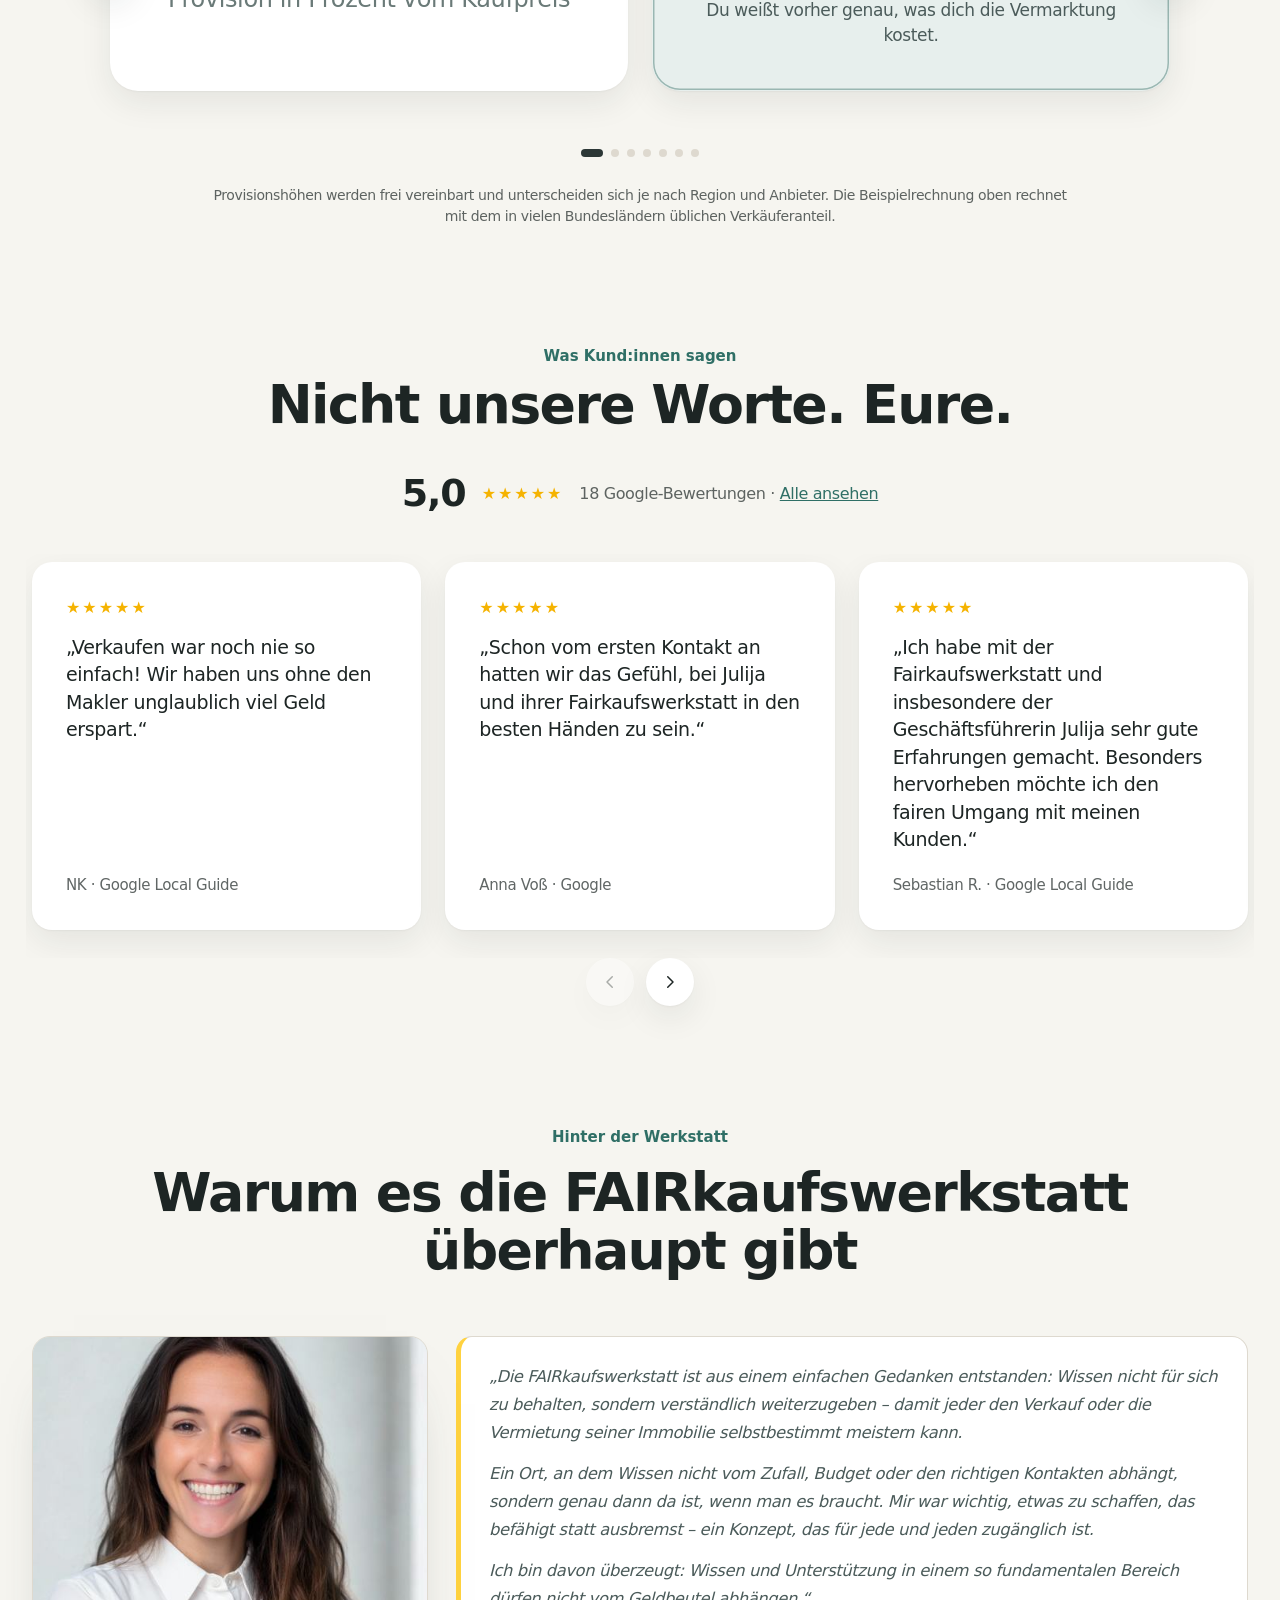
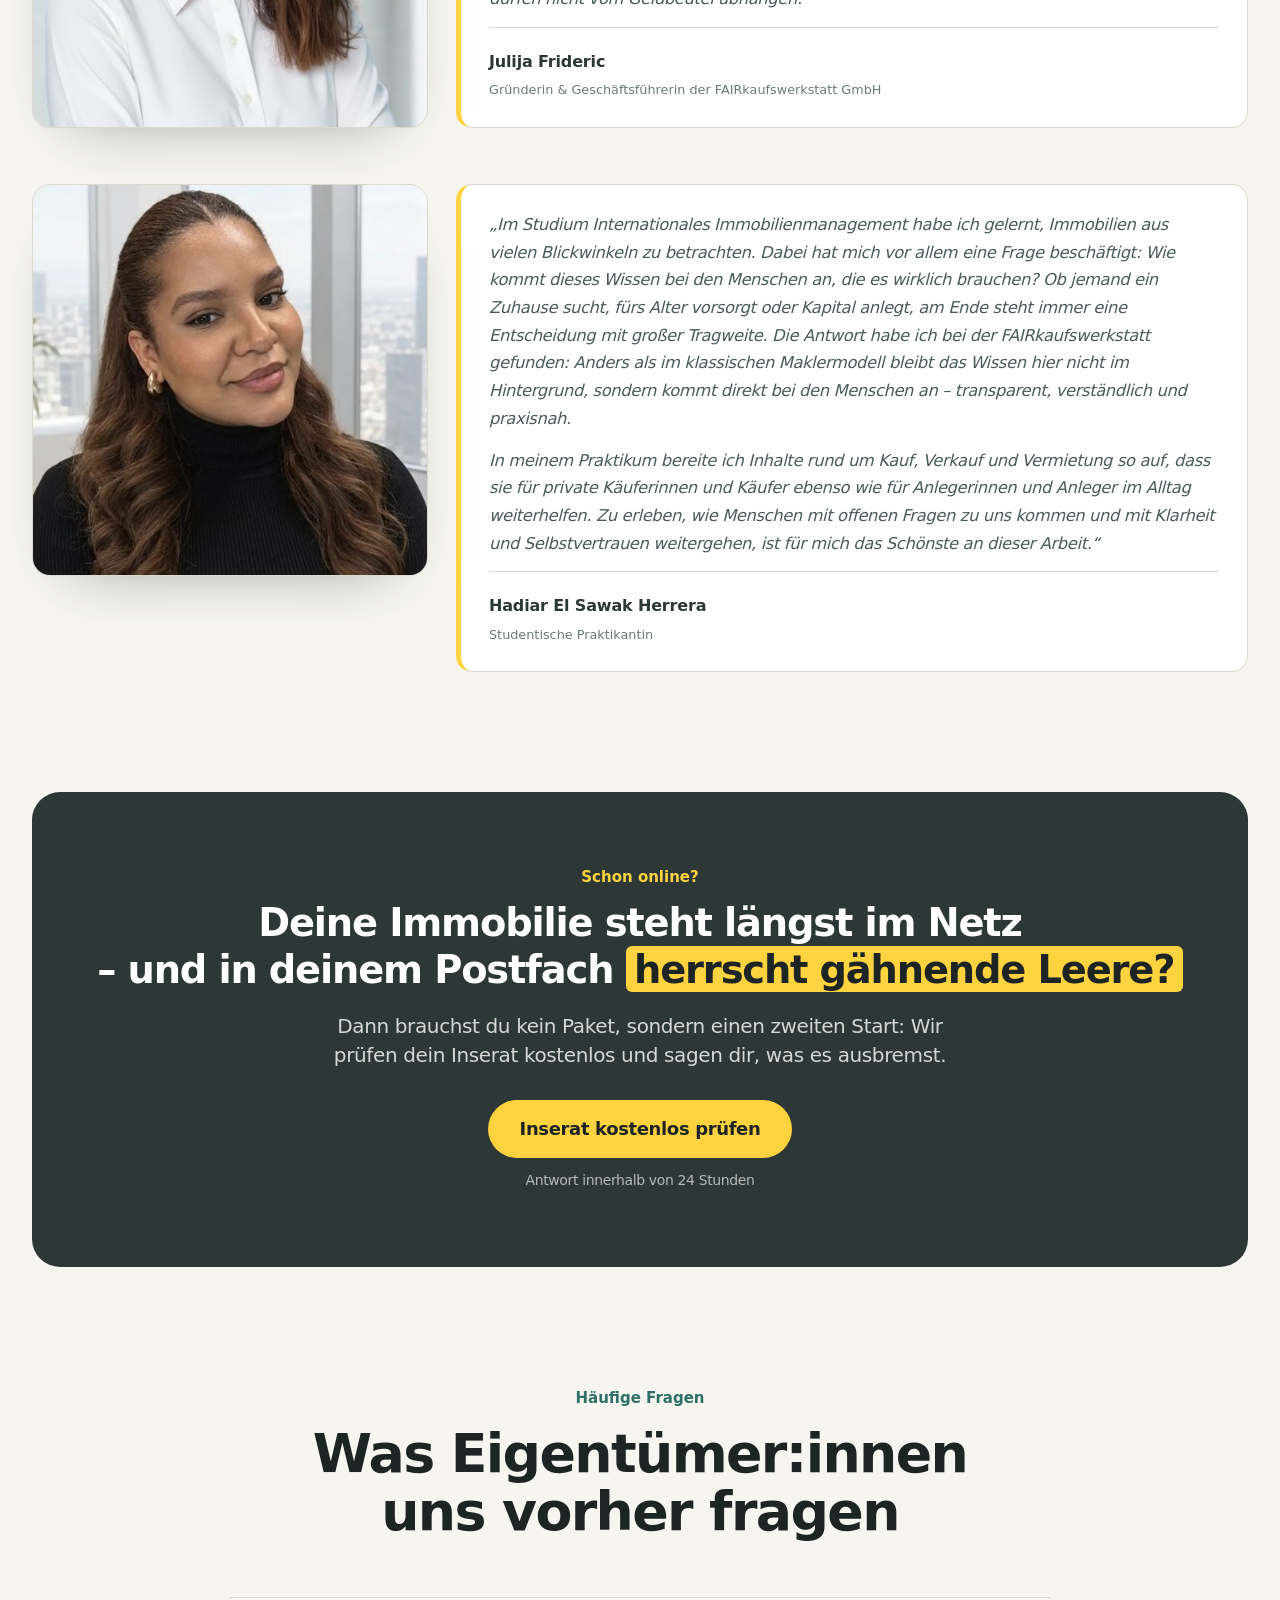
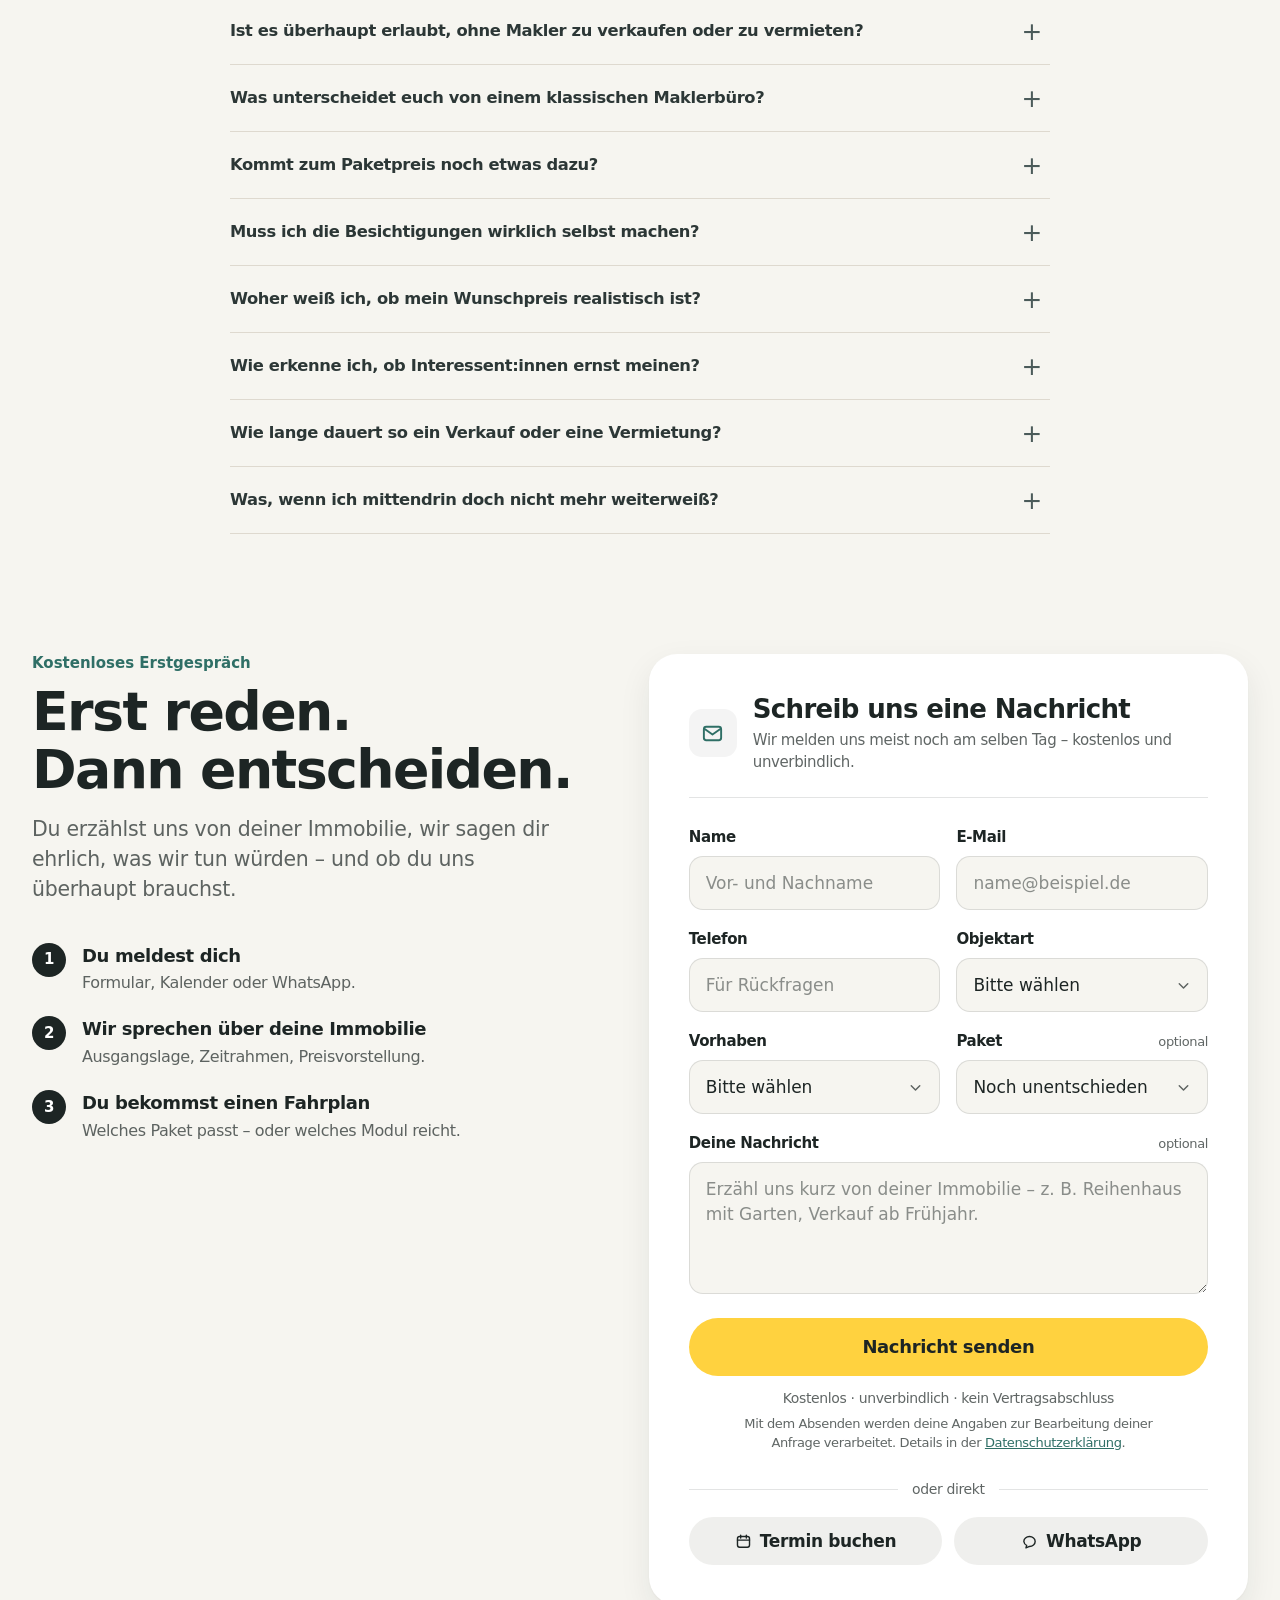
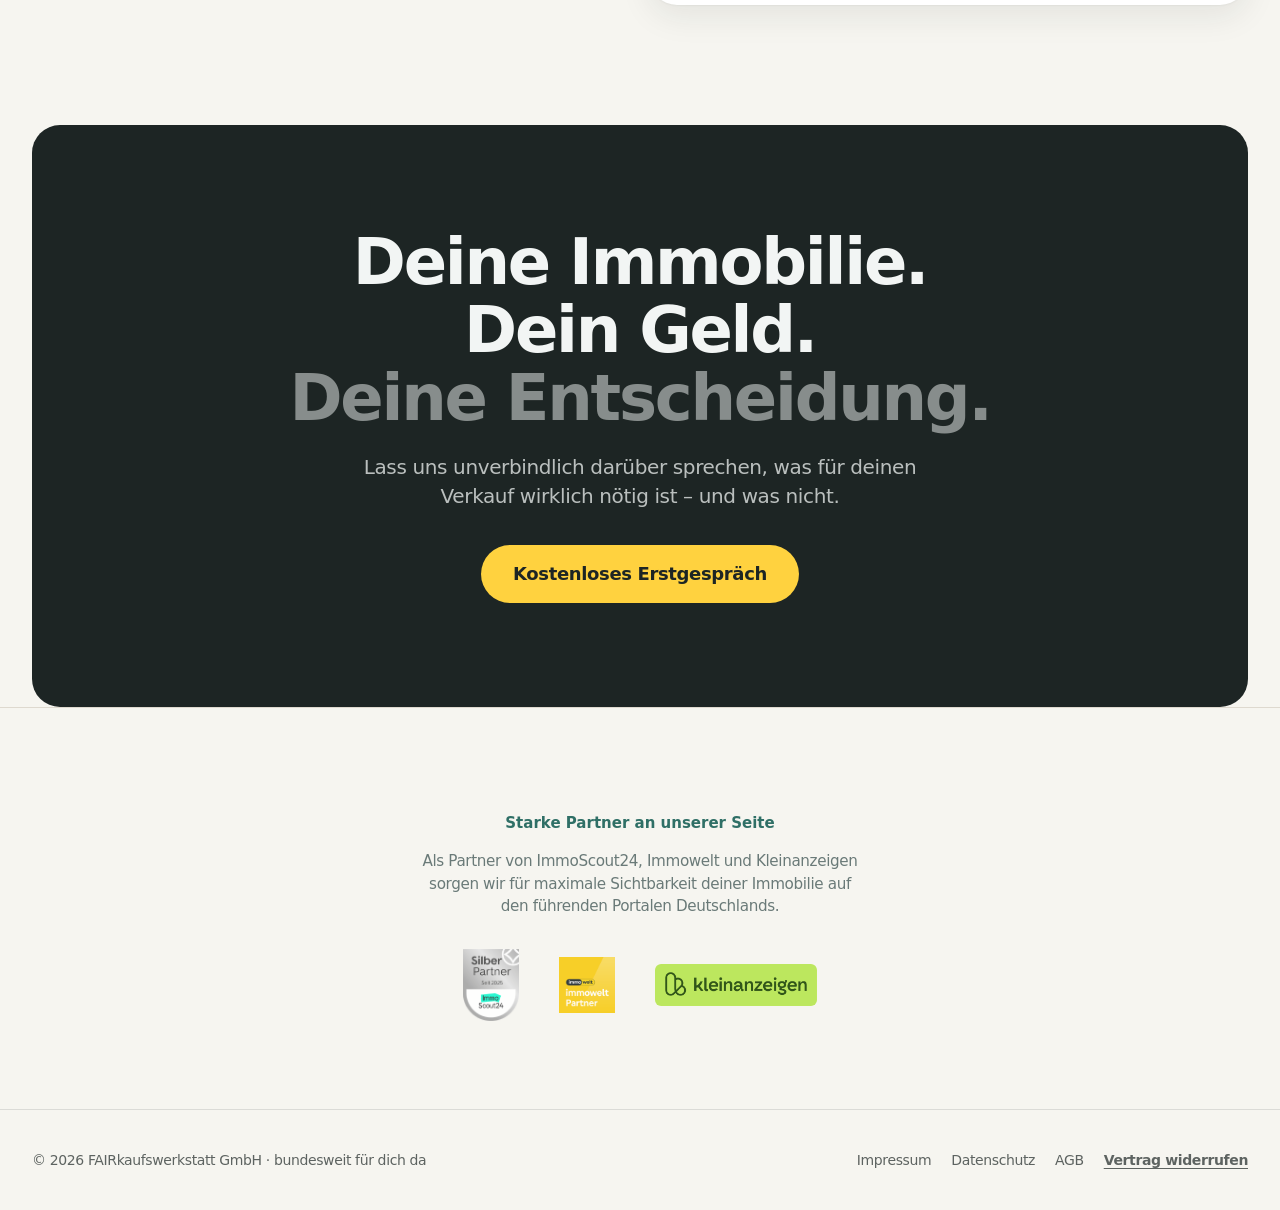
<file: module/index.html>
<!DOCTYPE html>
<html lang="de">
<head>
<meta charset="UTF-8">
<meta http-equiv="refresh" content="0; url=/#module">
<link rel="canonical" href="https://fairkaufswerkstatt.de/#module">
<meta name="robots" content="noindex, follow">
<title>Erweiterungsmodule — FAIRkaufswerkstatt</title>
<script>window.location.replace("/#module");</script>
</head>
<body style="font-family:sans-serif;padding:40px;text-align:center;">
<p>Diese Seite ist umgezogen. Weiter zu <a href="/#module">Erweiterungsmodule</a>.</p>
</body>
</html>
</file>
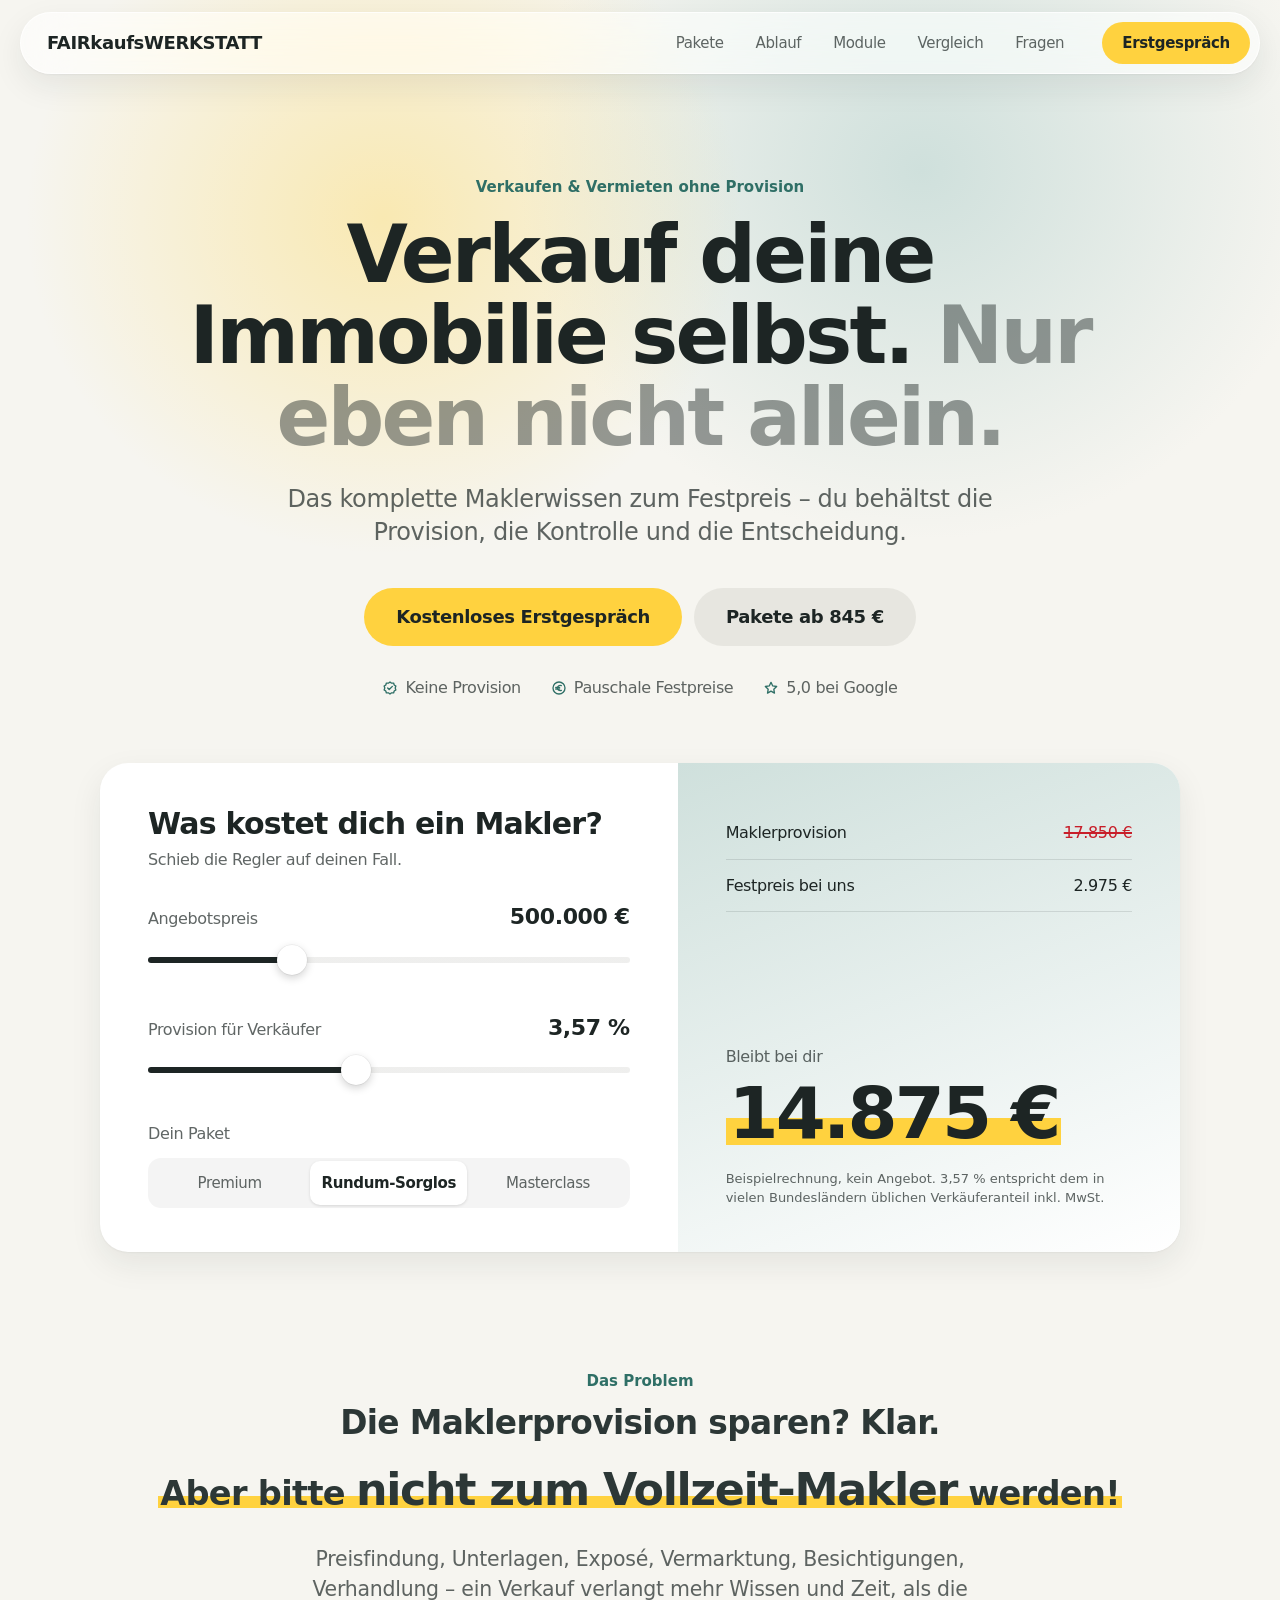
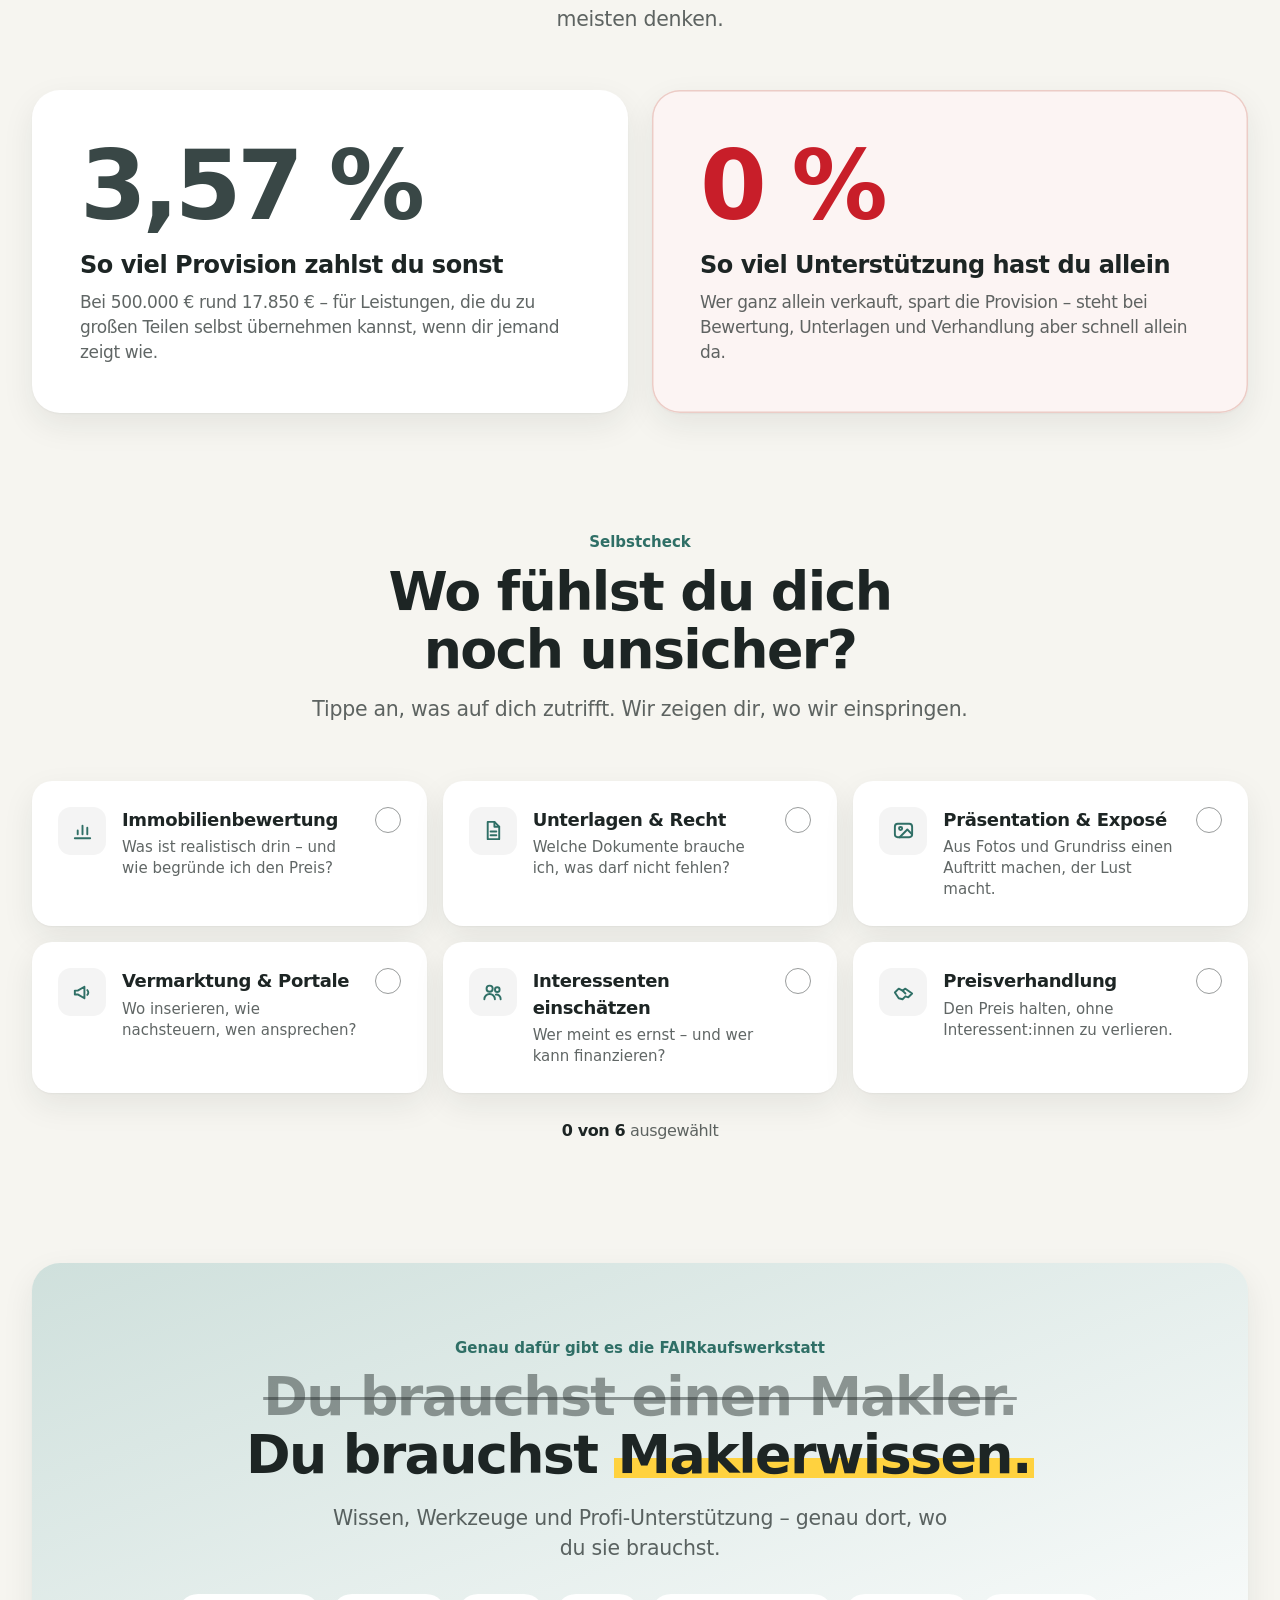
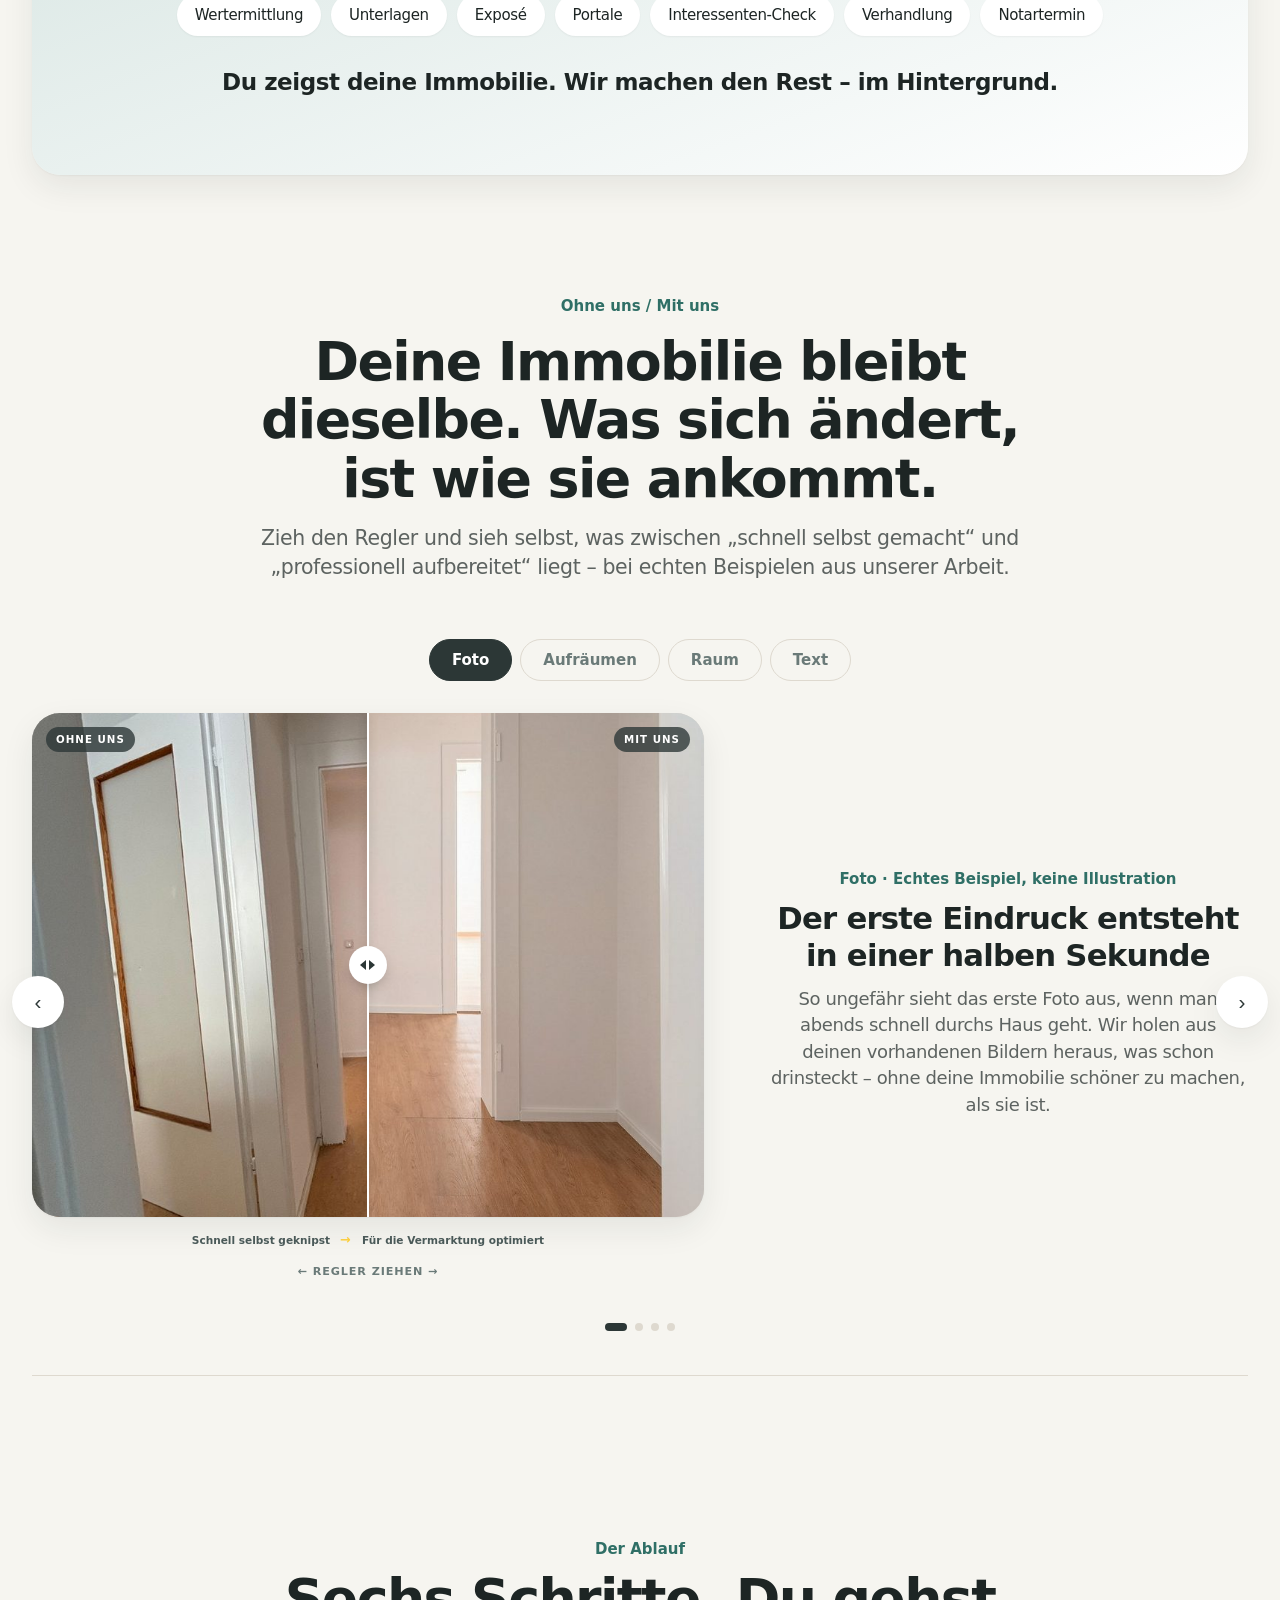
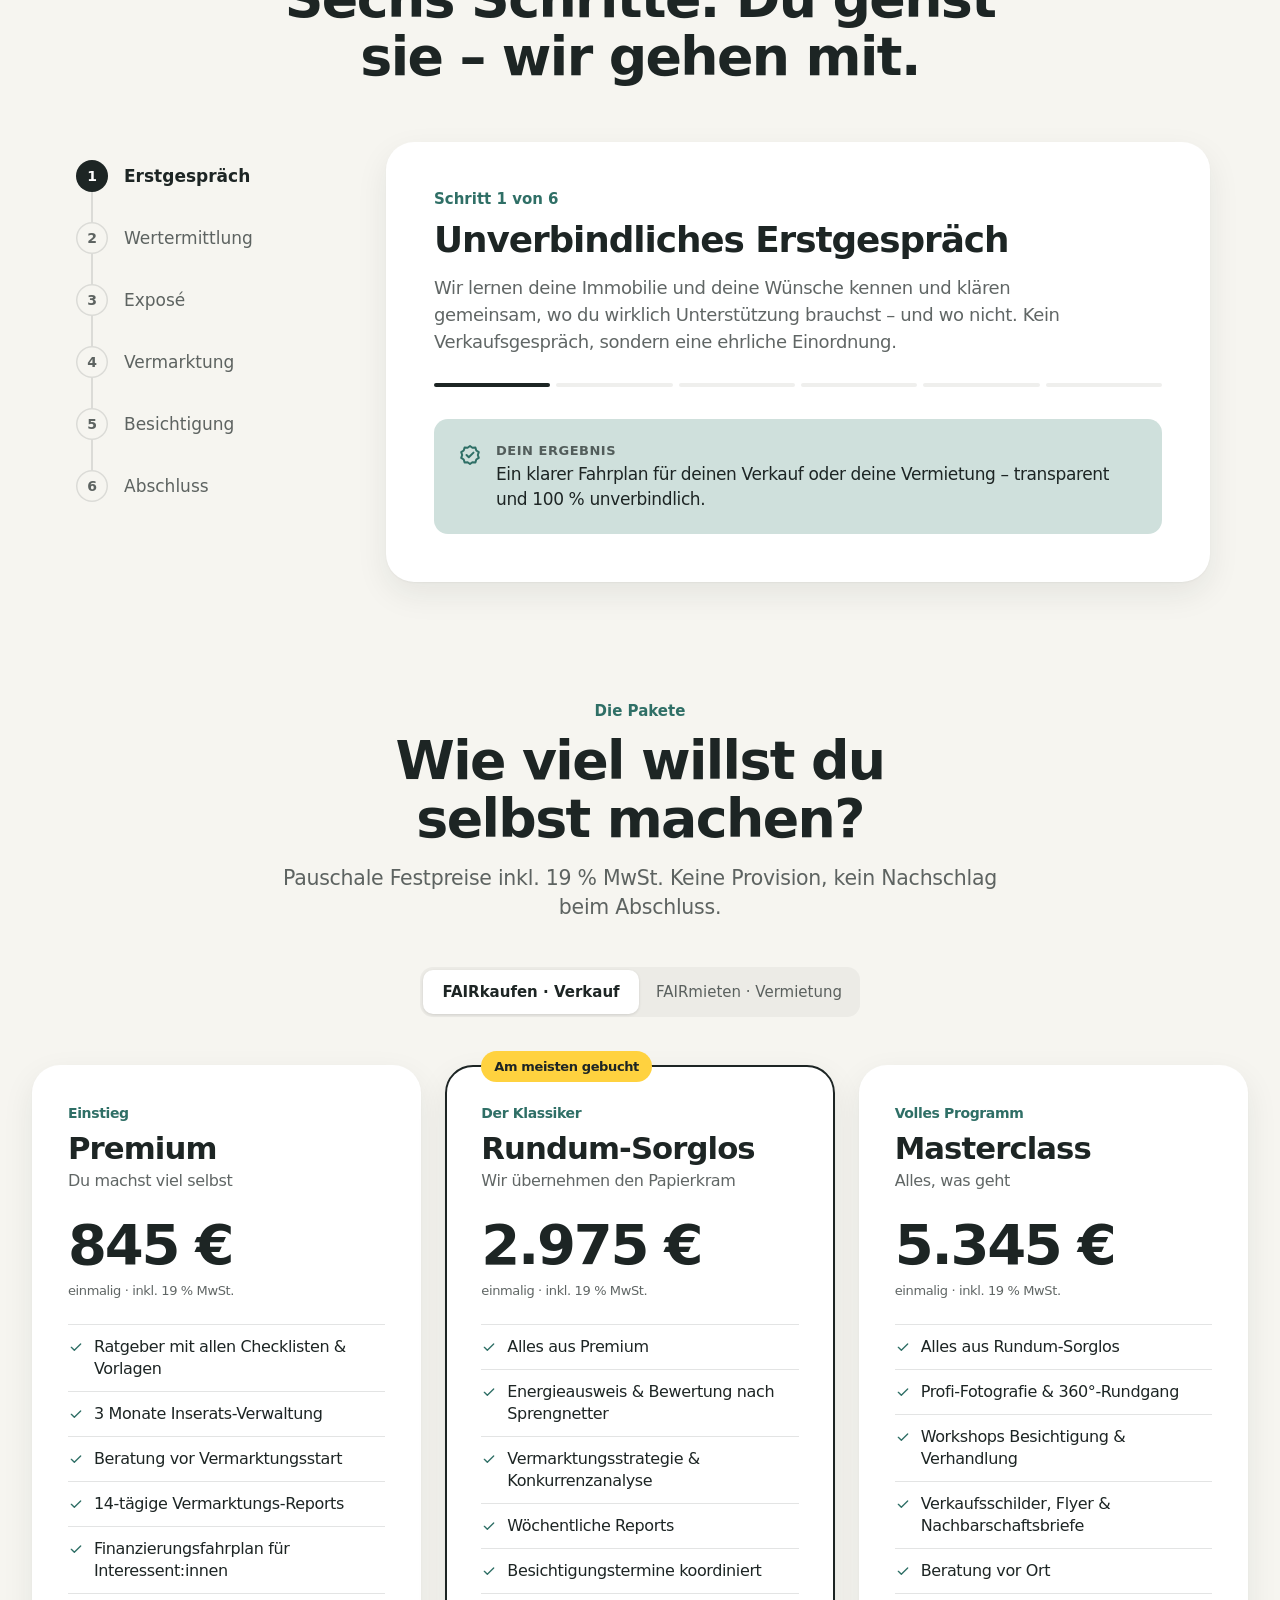
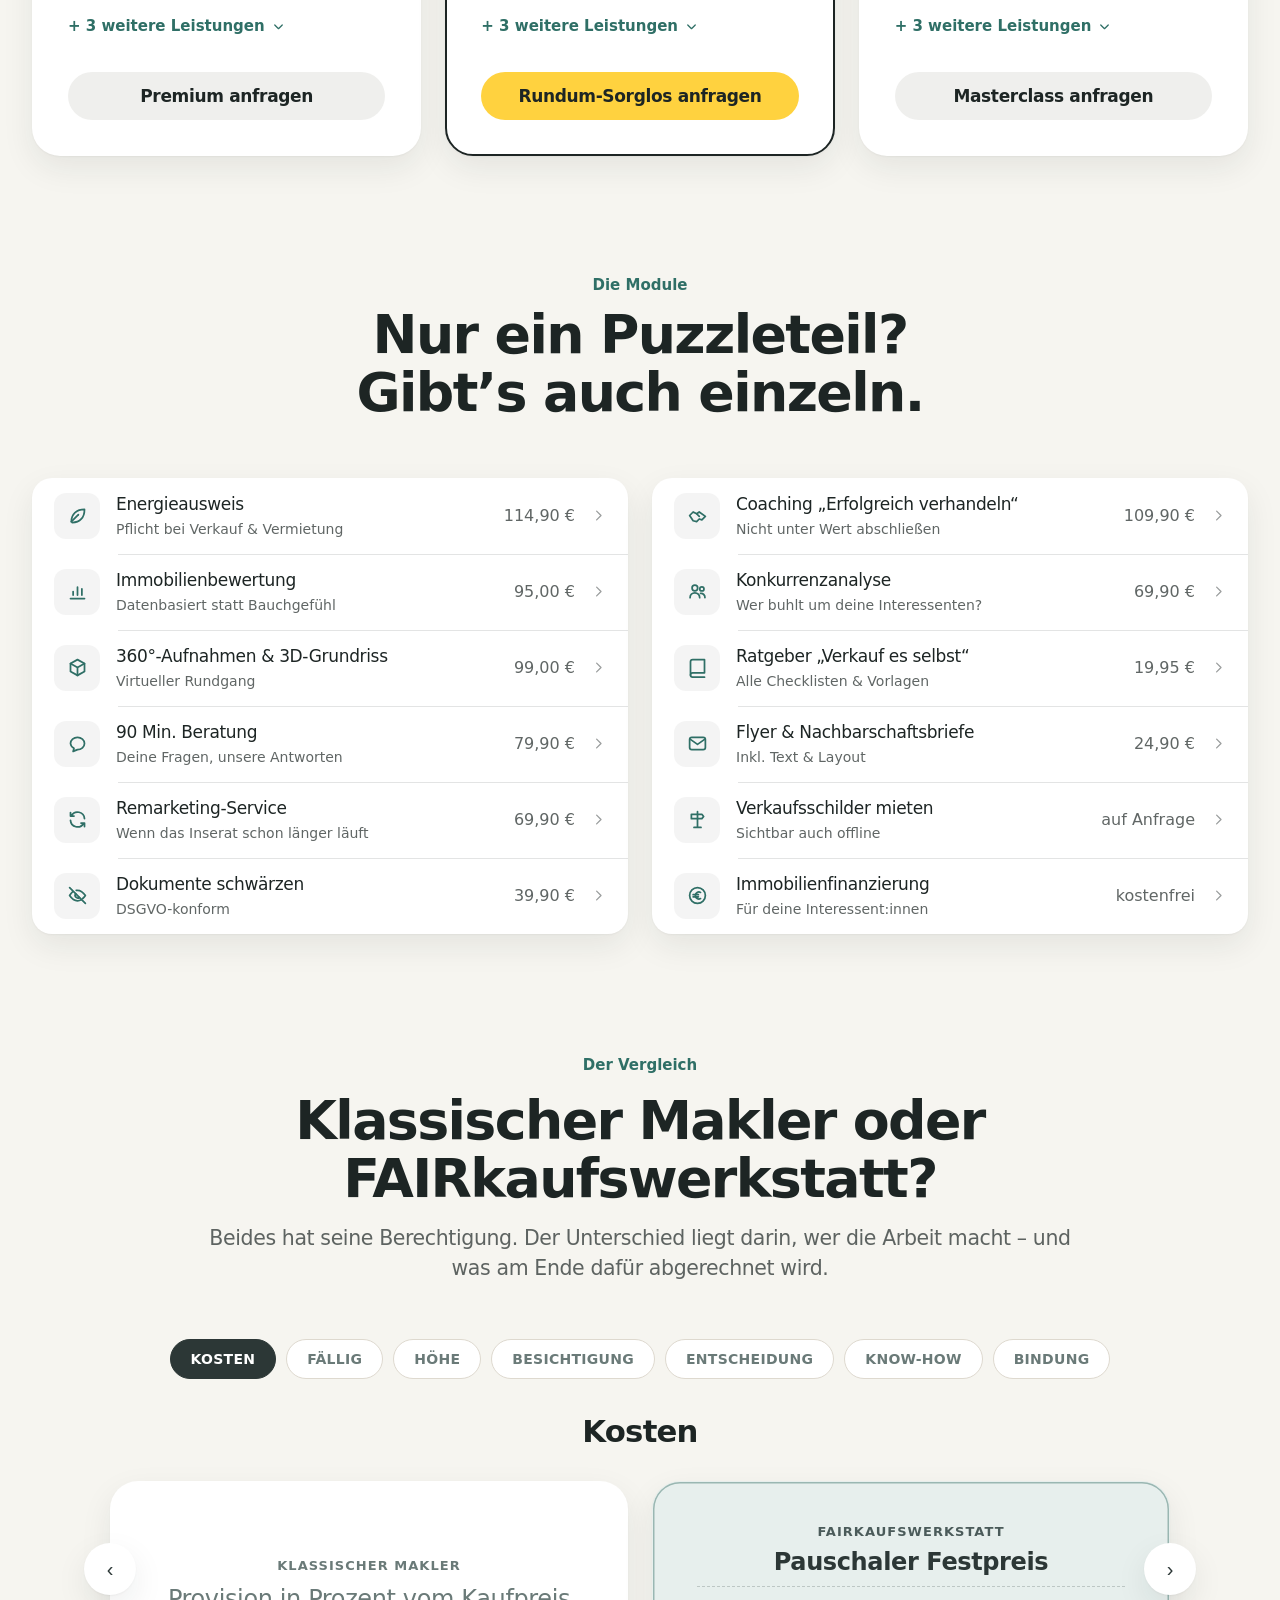
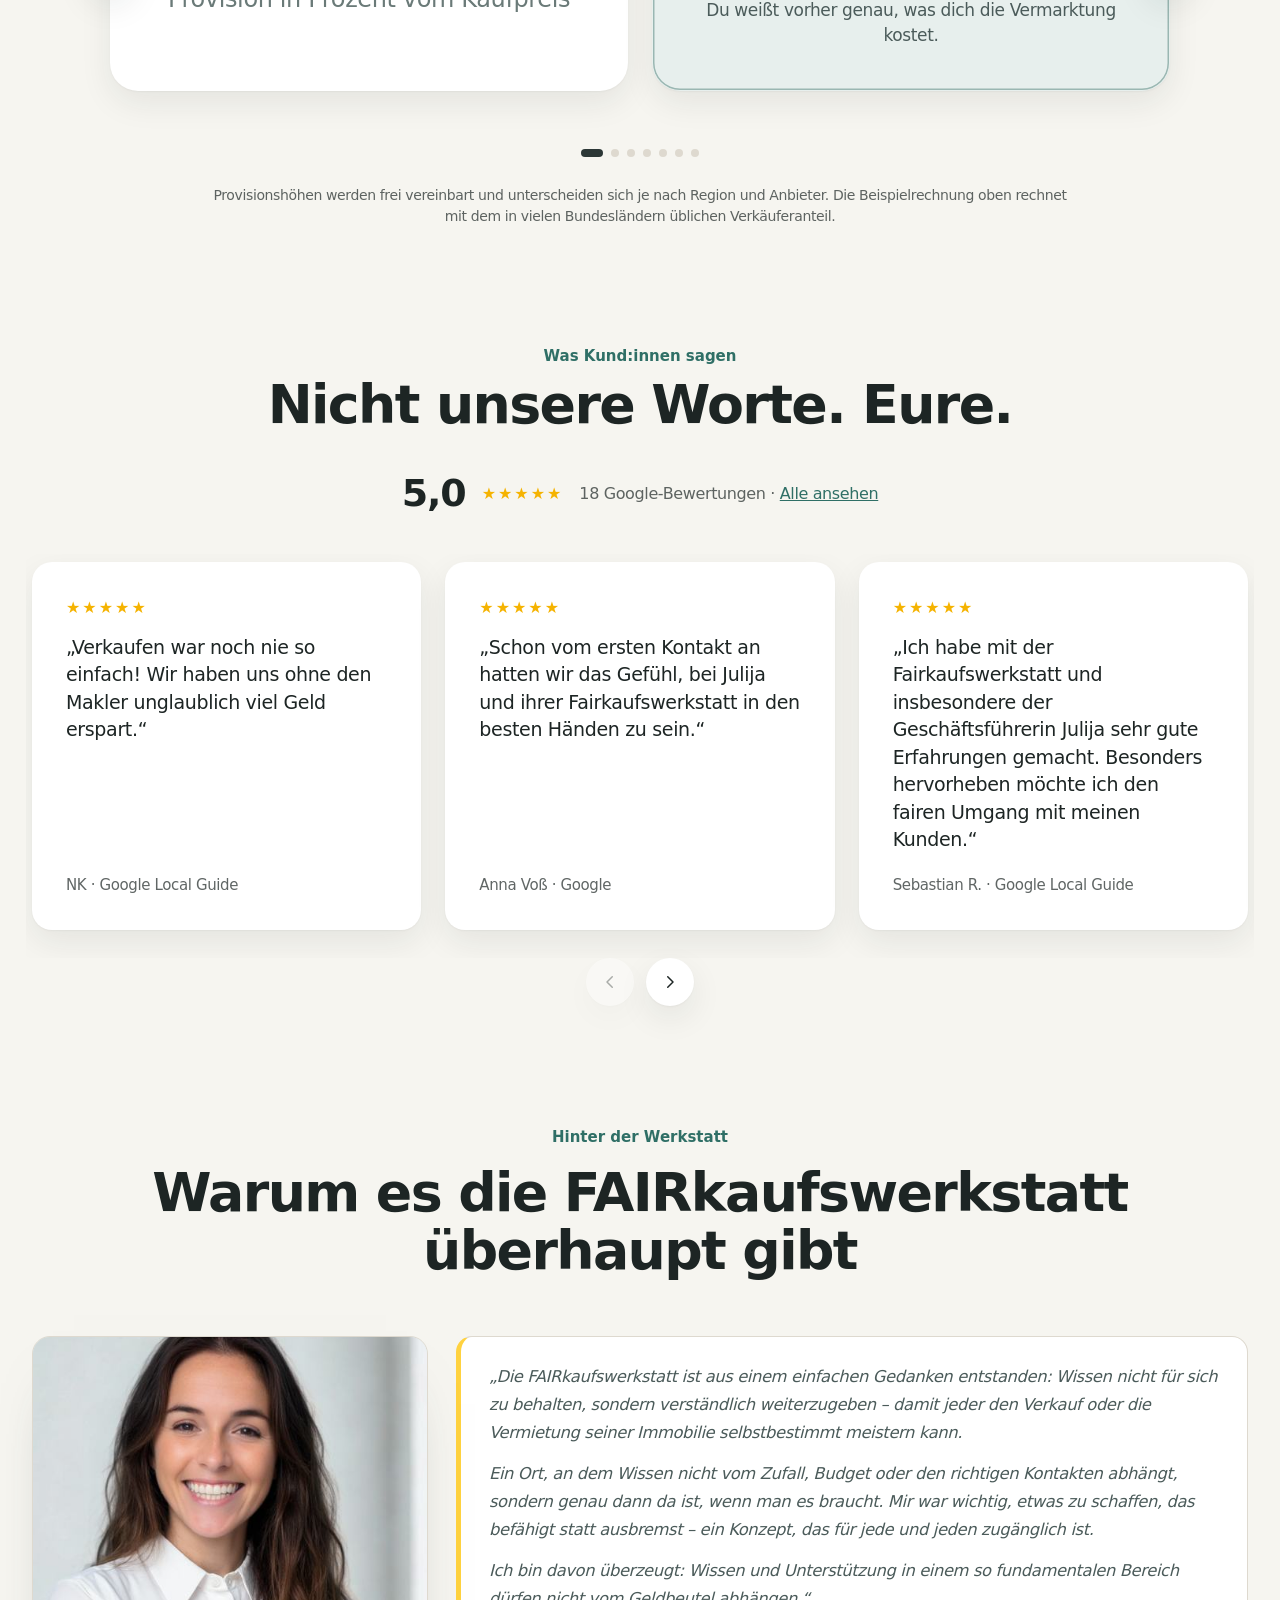
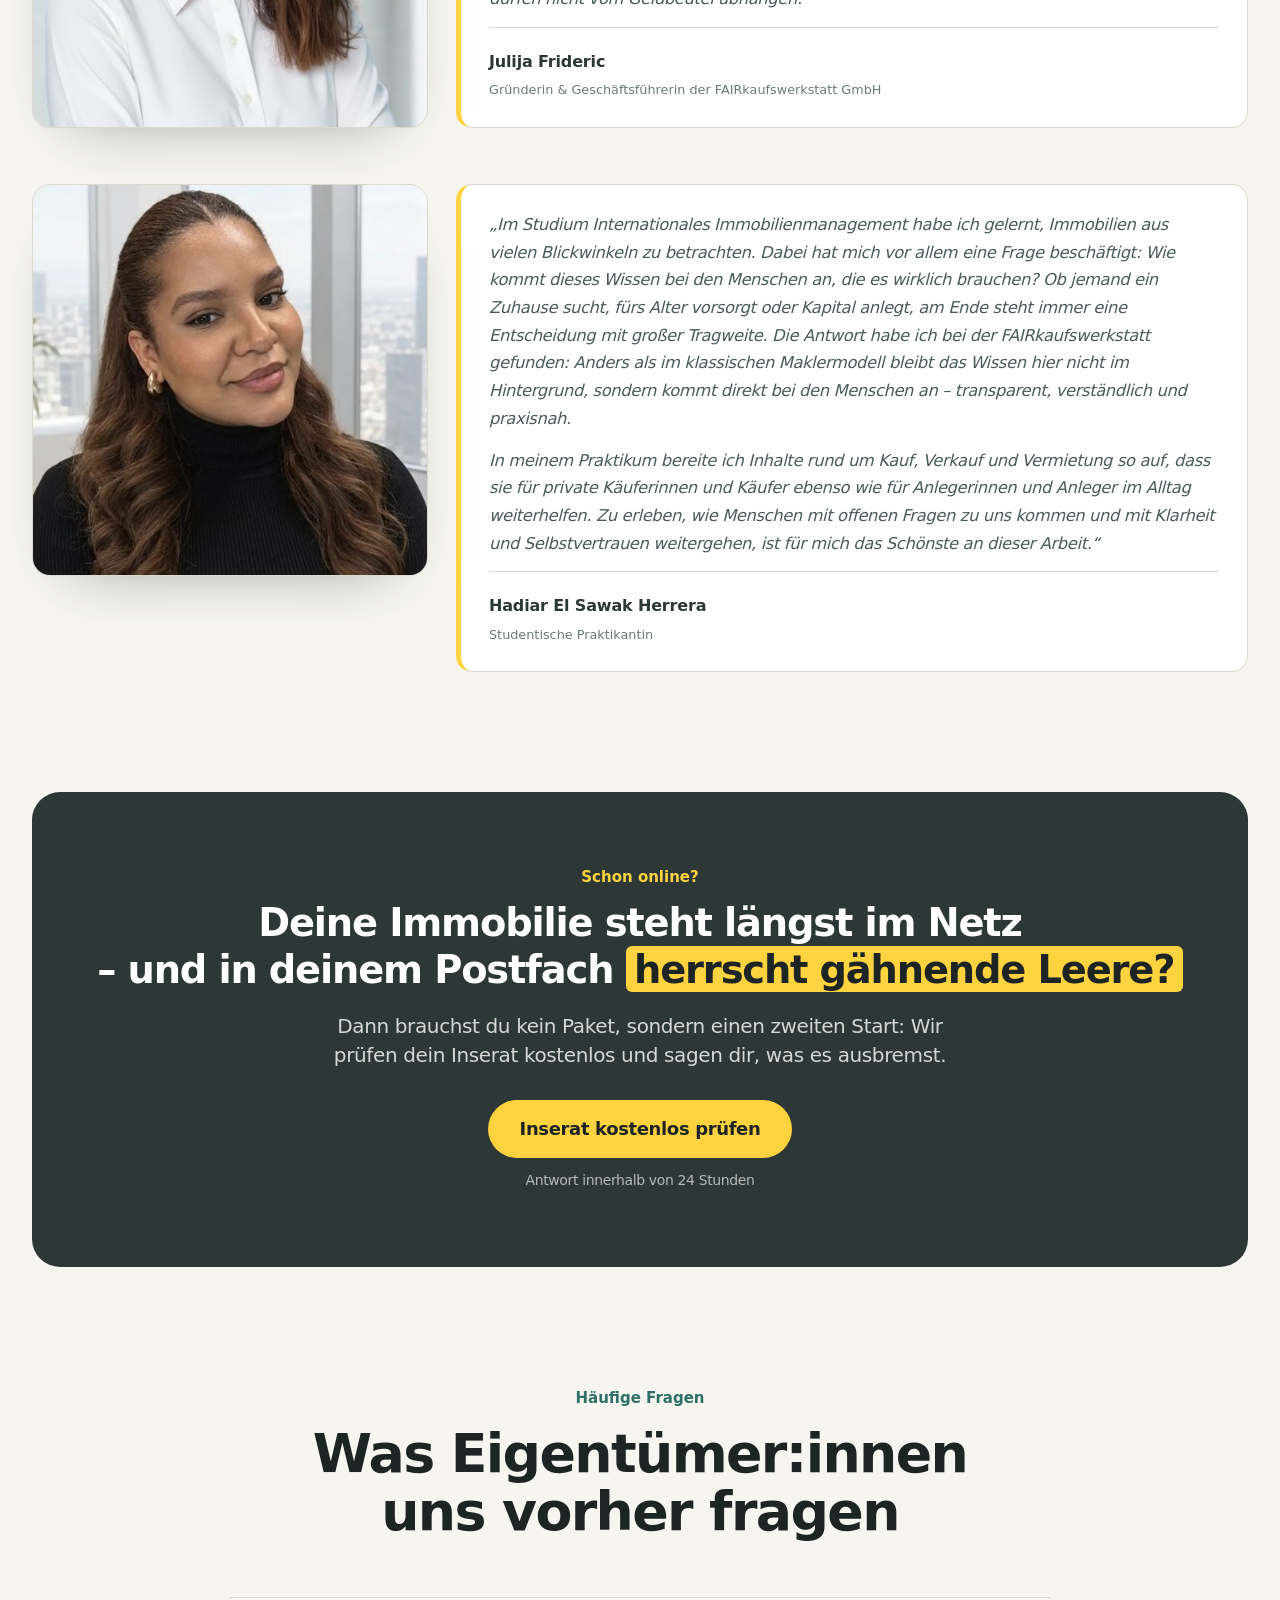
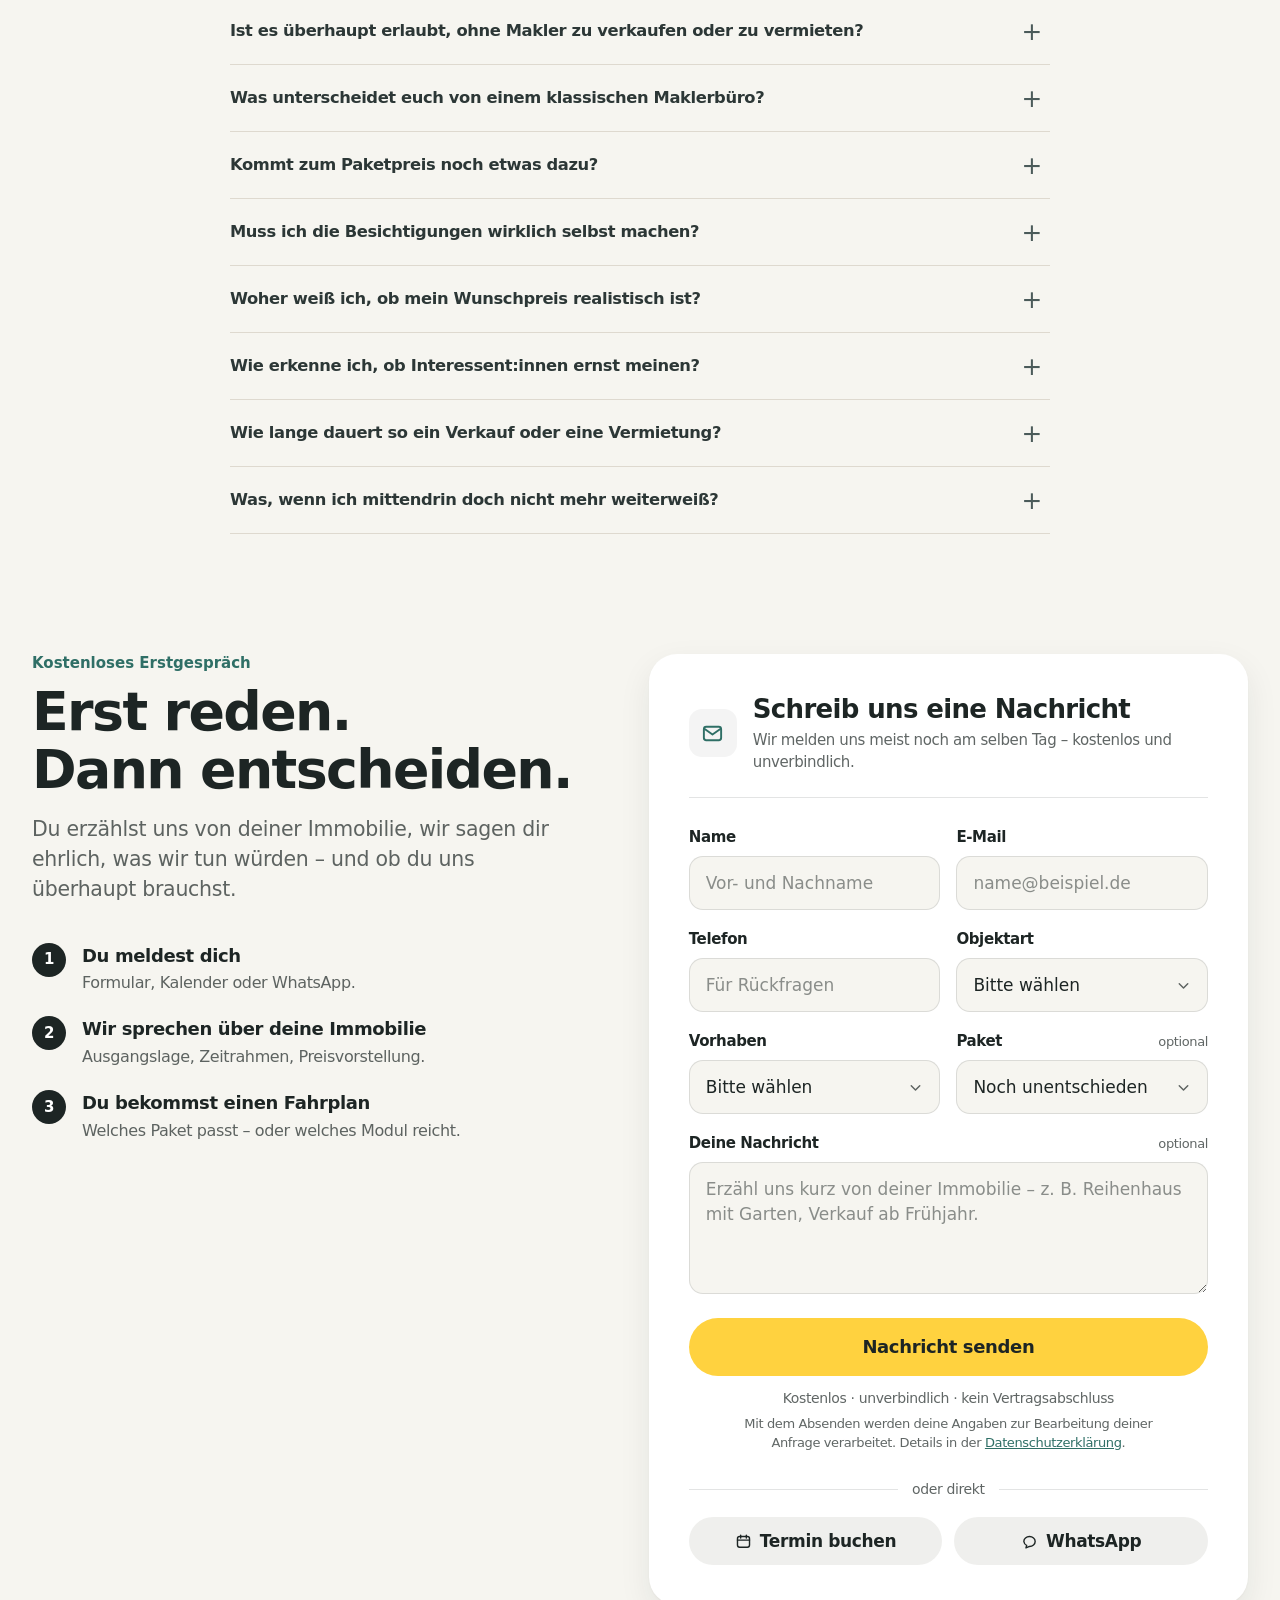
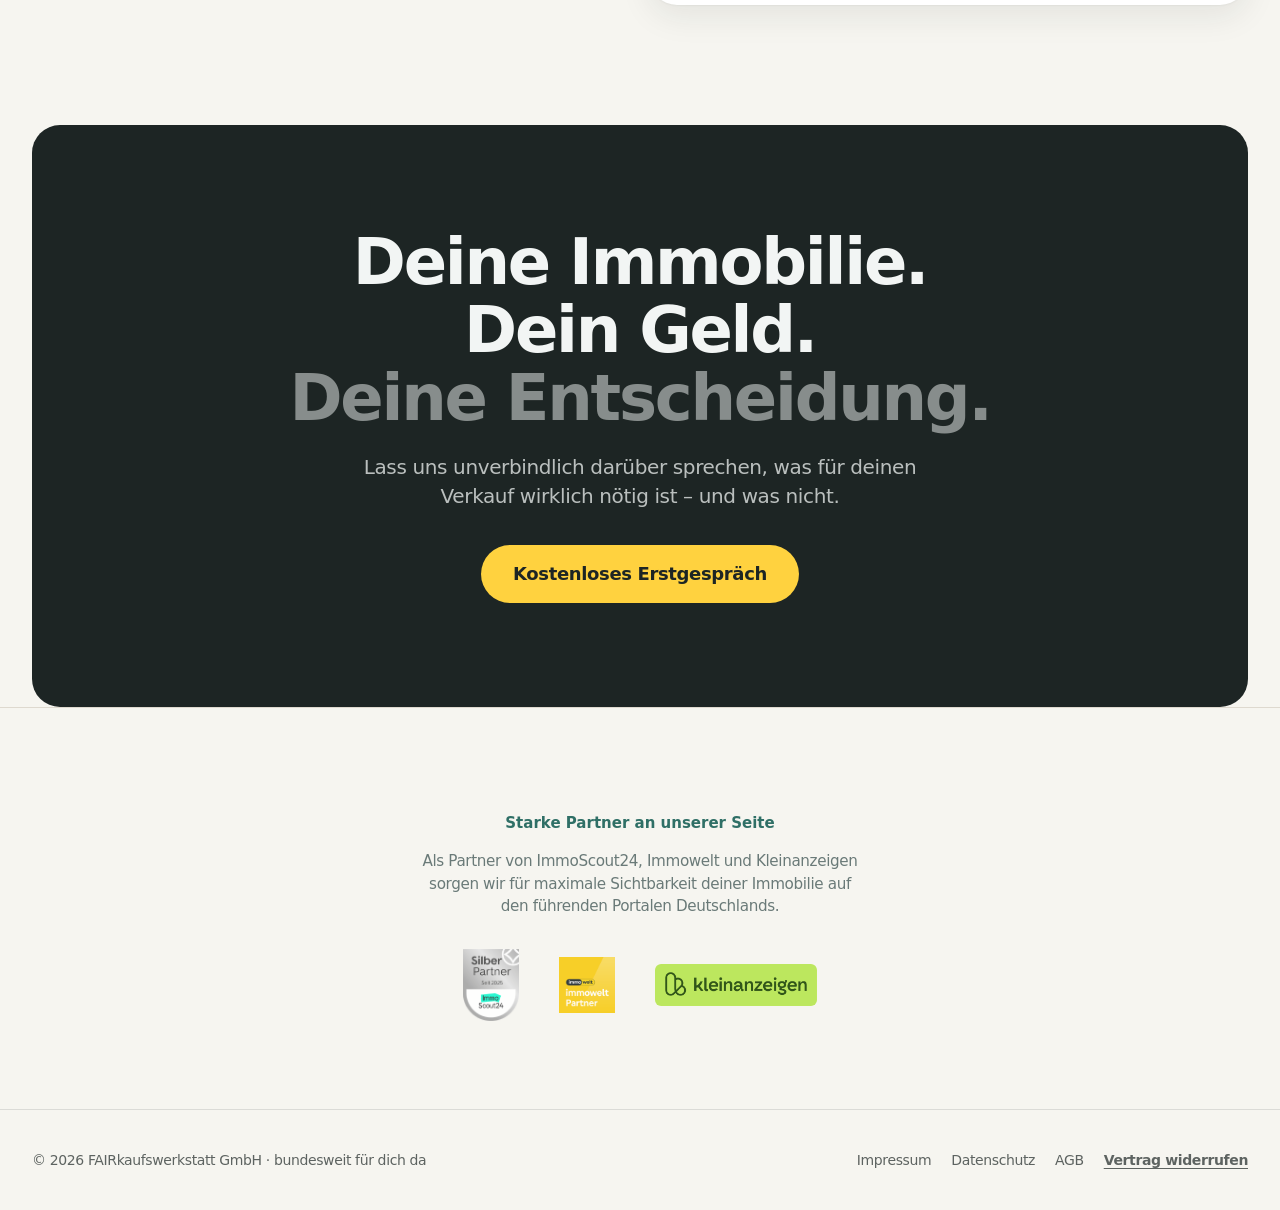
<file: ueber-uns/index.html>
<!DOCTYPE html>
<html lang="de">
<head>
<meta charset="UTF-8">
<meta http-equiv="refresh" content="0; url=/#haltung">
<link rel="canonical" href="https://fairkaufswerkstatt.de/#haltung">
<meta name="robots" content="noindex, follow">
<title>Über uns — FAIRkaufswerkstatt</title>
<script>window.location.replace("/#haltung");</script>
</head>
<body style="font-family:sans-serif;padding:40px;text-align:center;">
<p>Diese Seite ist umgezogen. Weiter zu <a href="/#haltung">Über uns</a>.</p>
</body>
</html>
</file>
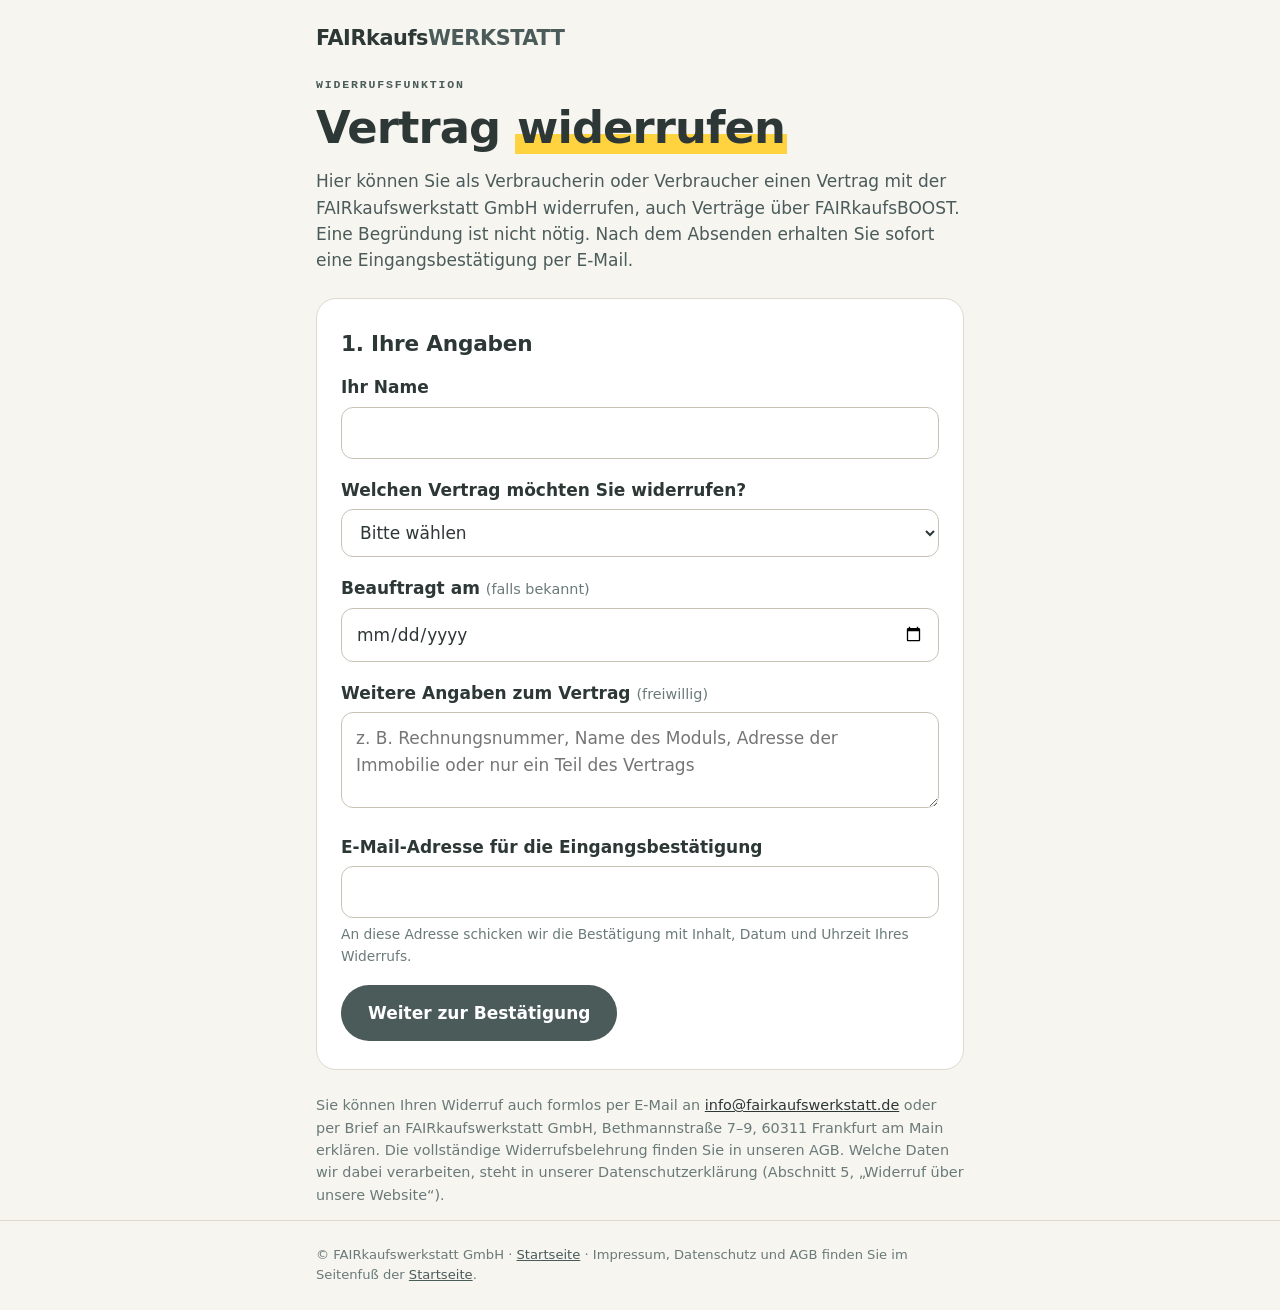
<file: widerruf/index.html>
<!DOCTYPE html>
<html lang="de">
<head>
<meta charset="UTF-8">
<meta name="viewport" content="width=device-width, initial-scale=1">
<title>Vertrag widerrufen – FAIRkaufswerkstatt</title>
<meta name="description" content="Widerruf eines Vertrags mit der FAIRkaufswerkstatt GmbH online erklären.">
<link rel="icon" href="/favicon.png" type="image/png">
<link rel="canonical" href="https://www.fairkaufswerkstatt.de/widerruf/">
<style>
  :root{--ink:#2c3736;--ink-2:#4b5b5a;--muted:#6a7a78;--paper:#f6f5f0;--card:#fff;--line:#ded9cf;
    --mint:#4b5b5a;--mint-dark:#394746;--mint-soft:#e7efed;--marker:#ffd23f;--signal:#c81e29;
    --display:'Bricolage Grotesque','Arial Black',system-ui,sans-serif;
    --body:'Instrument Sans',system-ui,-apple-system,'Segoe UI',sans-serif;
    --mono:'JetBrains Mono',ui-monospace,'SFMono-Regular',Consolas,monospace}
  *{box-sizing:border-box}
  html{-webkit-text-size-adjust:100%}
  body{margin:0;background:var(--paper);color:var(--ink);font-family:var(--body);font-size:17px;line-height:1.55}
  a{color:var(--ink)}
  .wrap{width:min(680px,100%);margin:0 auto;padding:0 16px}
  header{padding:22px 0}
  .brand{font-family:var(--display);font-weight:800;font-size:1.3rem;letter-spacing:-.02em;text-decoration:none;color:var(--ink)}
  .brand span{color:var(--ink-2)}
  main{padding:10px 0 60px}
  .eyebrow{font-family:var(--mono);font-size:.72rem;font-weight:700;letter-spacing:.16em;text-transform:uppercase;color:var(--ink-2);margin:0 0 10px}
  h1{font-family:var(--display);font-weight:800;letter-spacing:-.02em;line-height:1.08;font-size:clamp(2rem,6vw,2.8rem);margin:0 0 16px}
  h1 .hl{background:linear-gradient(transparent 62%,var(--marker) 62%);padding:0 2px}
  h2{font-family:var(--display);font-weight:800;letter-spacing:-.01em;font-size:1.35rem;margin:0 0 14px}
  p{margin:0 0 14px}
  .lead{color:var(--ink-2)}
  .card{background:var(--card);border:1px solid var(--line);border-radius:20px;padding:28px 24px;margin:24px 0}
  @media(max-width:520px){.card{padding:22px 16px}}
  label{display:block;font-weight:600;margin:0 0 6px}
  .opt{font-weight:400;color:var(--muted);font-size:.9rem}
  .feld{margin:0 0 18px}
  input,select,textarea{width:100%;font:inherit;color:var(--ink);background:#fff;border:1px solid #c9c3b6;border-radius:12px;padding:12px 14px;min-height:48px}
  textarea{min-height:96px;resize:vertical}
  input:focus,select:focus,textarea:focus{outline:3px solid rgba(255,210,63,.6);border-color:var(--ink-2)}
  .hilfe{font-size:.86rem;color:var(--muted);margin:6px 0 0}
  .falle{position:absolute;left:-9999px;width:1px;height:1px;overflow:hidden}
  .fehler{color:var(--signal);font-size:.9rem;margin:6px 0 0}
  .meldung{border-radius:12px;padding:14px 16px;margin:0 0 18px}
  .meldung.rot{background:#fbe9ea;color:#7d1219}
  .knoepfe{display:flex;flex-wrap:wrap;gap:12px;align-items:center;margin-top:8px}
  button{font:inherit;font-weight:600;border-radius:999px;padding:14px 26px;min-height:50px;cursor:pointer;border:1px solid transparent}
  .primaer{background:var(--mint);color:#fff}
  .primaer:hover{background:var(--mint-dark)}
  .primaer:disabled{opacity:.6;cursor:wait}
  .sekundaer{background:transparent;color:var(--ink);border-color:#c9c3b6}
  dl{margin:0 0 20px;display:grid;grid-template-columns:minmax(120px,38%) 1fr;gap:0}
  dt,dd{margin:0;padding:10px 0;border-bottom:1px solid var(--line)}
  dt{color:var(--muted);padding-right:12px}
  dd{white-space:pre-wrap;word-break:break-word}
  @media(max-width:520px){dl{grid-template-columns:1fr}dt{border-bottom:0;padding-bottom:0}}
  .erklaerung{background:var(--mint-soft);border-radius:12px;padding:14px 16px;margin:0 0 20px;font-weight:600}
  .ok-zeichen{width:52px;height:52px;border-radius:26px;background:var(--marker);display:flex;align-items:center;justify-content:center;font-size:1.6rem;margin:0 0 14px}
  .klein{font-size:.9rem;color:var(--muted)}
  footer{border-top:1px solid var(--line);padding:24px 0;font-size:.82rem;color:var(--muted)}
  footer a{color:var(--ink-2)}
  [hidden]{display:none!important}
</style>
</head>
<body>
<header><div class="wrap"><a class="brand" href="/">FAIRkaufs<span>WERKSTATT</span></a></div></header>

<main class="wrap">
  <p class="eyebrow">Widerrufsfunktion</p>
  <h1>Vertrag <span class="hl">widerrufen</span></h1>
  <p class="lead">Hier können Sie als Verbraucherin oder Verbraucher einen Vertrag mit der FAIRkaufswerkstatt GmbH widerrufen, auch Verträge über FAIRkaufsBOOST. Eine Begründung ist nicht nötig. Nach dem Absenden erhalten Sie sofort eine Eingangsbestätigung per E-Mail.</p>

  <!-- Schritt 1: Angaben -->
  <section class="card" id="schritt1" aria-labelledby="t1">
    <h2 id="t1">1. Ihre Angaben</h2>
    <div class="meldung rot" id="fehler1" role="alert" hidden></div>
    <form id="formular" novalidate>
      <div class="feld">
        <label for="name">Ihr Name</label>
        <input id="name" name="name" autocomplete="name" required maxlength="120">
      </div>
      <div class="feld">
        <label for="leistung">Welchen Vertrag möchten Sie widerrufen?</label>
        <select id="leistung" name="leistung" required>
          <option value="">Bitte wählen</option>
          <optgroup label="FAIRkaufen">
            <option>FAIRkaufen Premium</option>
            <option>FAIRkaufen Rundum-Sorglos</option>
            <option>FAIRkaufen Masterclass</option>
          </optgroup>
          <optgroup label="FAIRmieten">
            <option>FAIRmieten Basic</option>
            <option>FAIRmieten Top</option>
            <option>FAIRmieten Premium</option>
          </optgroup>
          <optgroup label="FAIRkaufsBOOST">
            <option>FAIRkaufsBOOST Quick-Check</option>
            <option>FAIRkaufsBOOST Vermarktungs-Boost</option>
            <option>FAIRkaufsBOOST Boost Plus</option>
          </optgroup>
          <optgroup label="Sonstiges">
            <option>Einzelnes Modul</option>
            <option>Anderer Vertrag</option>
          </optgroup>
        </select>
      </div>
      <div class="feld">
        <label for="beauftragt_am">Beauftragt am <span class="opt">(falls bekannt)</span></label>
        <input id="beauftragt_am" name="beauftragt_am" type="date">
      </div>
      <div class="feld">
        <label for="angaben">Weitere Angaben zum Vertrag <span class="opt">(freiwillig)</span></label>
        <textarea id="angaben" name="angaben" maxlength="1500" placeholder="z. B. Rechnungsnummer, Name des Moduls, Adresse der Immobilie oder nur ein Teil des Vertrags"></textarea>
      </div>
      <div class="feld">
        <label for="email">E-Mail-Adresse für die Eingangsbestätigung</label>
        <input id="email" name="email" type="email" autocomplete="email" required maxlength="150">
        <p class="hilfe">An diese Adresse schicken wir die Bestätigung mit Inhalt, Datum und Uhrzeit Ihres Widerrufs.</p>
      </div>
      <div class="falle" aria-hidden="true">
        <label for="firma_website">Bitte leer lassen</label>
        <input id="firma_website" name="firma_website" tabindex="-1" autocomplete="off">
      </div>
      <div class="knoepfe">
        <button class="primaer" type="submit">Weiter zur Bestätigung</button>
      </div>
    </form>
  </section>

  <!-- Schritt 2: Bestätigen -->
  <section class="card" id="schritt2" aria-labelledby="t2" hidden>
    <h2 id="t2">2. Angaben prüfen und bestätigen</h2>
    <div class="meldung rot" id="fehler2" role="alert" hidden></div>
    <p class="erklaerung">Hiermit widerrufe ich den folgenden Vertrag.</p>
    <dl id="zusammenfassung"></dl>
    <div class="knoepfe">
      <button class="primaer" type="button" id="bestaetigen">Widerruf bestätigen</button>
      <button class="sekundaer" type="button" id="aendern">Angaben ändern</button>
    </div>
  </section>

  <!-- Schritt 3: Eingang -->
  <section class="card" id="schritt3" aria-labelledby="t3" hidden tabindex="-1">
    <div class="ok-zeichen" aria-hidden="true">✓</div>
    <h2 id="t3">Ihr Widerruf ist eingegangen</h2>
    <p id="eingangstext"></p>
    <p id="mailtext"></p>
    <dl id="zusammenfassung3"></dl>
    <p class="klein">Bereits geleistete Zahlungen erstatten wir nach den Regeln unserer Widerrufsbelehrung. Wir melden uns dazu bei Ihnen.</p>
  </section>

  <p class="klein">Sie können Ihren Widerruf auch formlos per E-Mail an <a href="mailto:info@fairkaufswerkstatt.de">info@fairkaufswerkstatt.de</a> oder per Brief an FAIRkaufswerkstatt GmbH, Bethmannstraße 7–9, 60311 Frankfurt am Main erklären. Die vollständige Widerrufsbelehrung finden Sie in unseren AGB. Welche Daten wir dabei verarbeiten, steht in unserer Datenschutzerklärung (Abschnitt 5, „Widerruf über unsere Website“).</p>
</main>

<footer><div class="wrap">© FAIRkaufswerkstatt GmbH · <a href="/">Startseite</a> · Impressum, Datenschutz und AGB finden Sie im Seitenfuß der <a href="/">Startseite</a>.</div></footer>

<script>
(function () {
  var ZIEL = 'https://portal.fairkaufswerkstatt.de/api/widerruf.php';
  if (location.hostname === '127.0.0.1' || location.hostname === 'localhost') ZIEL = 'http://127.0.0.1:8080/api/widerruf.php';

  var f = document.getElementById('formular');
  var s1 = document.getElementById('schritt1'), s2 = document.getElementById('schritt2'), s3 = document.getElementById('schritt3');
  var knopf = document.getElementById('bestaetigen');
  var daten = null;

  function feld(id) { return document.getElementById(id).value.trim(); }
  function zeige(el, text) { el.textContent = text; el.hidden = !text; }
  function datumDe(iso) { var m = /^(\d{4})-(\d{2})-(\d{2})$/.exec(iso); return m ? m[3] + '.' + m[2] + '.' + m[1] : iso; }
  function liste(dl, paare) {
    dl.innerHTML = '';
    paare.forEach(function (p) {
      var dt = document.createElement('dt'); dt.textContent = p[0];
      var dd = document.createElement('dd'); dd.textContent = p[1] || '–';
      dl.appendChild(dt); dl.appendChild(dd);
    });
  }
  function paare(d) {
    return [['Name', d.name], ['Vertrag', d.leistung], ['Beauftragt am', datumDe(d.beauftragt_am)],
            ['Weitere Angaben', d.angaben], ['E-Mail für die Bestätigung', d.email]];
  }

  f.addEventListener('submit', function (e) {
    e.preventDefault();
    var d = { name: feld('name'), leistung: feld('leistung'), beauftragt_am: feld('beauftragt_am'),
              angaben: feld('angaben'), email: feld('email'), firma_website: feld('firma_website'),
              quelle: document.referrer.indexOf('fairkaufsboost') >= 0 ? 'fairkaufsboost.de' : 'fairkaufswerkstatt.de' };
    var fehlt = !d.name ? 'Bitte geben Sie Ihren Namen an.'
      : !d.leistung ? 'Bitte wählen Sie aus, welchen Vertrag Sie widerrufen möchten.'
      : !/^[^\s@]+@[^\s@]+\.[^\s@]+$/.test(d.email) ? 'Bitte geben Sie eine gültige E-Mail-Adresse für die Eingangsbestätigung an.' : '';
    zeige(document.getElementById('fehler1'), fehlt);
    if (fehlt) return;
    daten = d;
    liste(document.getElementById('zusammenfassung'), paare(d));
    zeige(document.getElementById('fehler2'), '');
    s1.hidden = true; s2.hidden = false;
    s2.scrollIntoView({ behavior: 'smooth', block: 'start' });
  });

  document.getElementById('aendern').addEventListener('click', function () {
    s2.hidden = true; s1.hidden = false; document.getElementById('name').focus();
  });

  knopf.addEventListener('click', function () {
    knopf.disabled = true; knopf.textContent = 'Wird gesendet …';
    fetch(ZIEL, { method: 'POST', headers: { 'Content-Type': 'application/json' }, body: JSON.stringify(daten) })
      .then(function (r) { return r.json().catch(function () { return { ok: false }; }); })
      .then(function (a) {
        if (!a.ok) throw new Error(a.fehler || '');
        document.getElementById('eingangstext').textContent =
          'Eingegangen am ' + a.eingang + '. Ihre Vorgangsnummer: ' + a.nummer + '.';
        document.getElementById('mailtext').textContent = a.bestaetigung_versandt
          ? 'Die Eingangsbestätigung haben wir an ' + daten.email + ' geschickt. Falls sie nicht ankommt, sehen Sie bitte im Spam-Ordner nach.'
          : 'Die Bestätigungs-E-Mail konnte gerade nicht verschickt werden. Ihr Widerruf ist trotzdem eingegangen. Wir schicken Ihnen die Bestätigung schnellstmöglich. Bitte speichern Sie diese Seite als Nachweis.';
        liste(document.getElementById('zusammenfassung3'), paare(daten));
        s2.hidden = true; s3.hidden = false; s3.focus();
      })
      .catch(function (err) {
        zeige(document.getElementById('fehler2'), (err && err.message ? err.message + ' ' : 'Der Widerruf konnte nicht gesendet werden. ')
          + 'Bitte versuchen Sie es erneut oder widerrufen Sie per E-Mail an info@fairkaufswerkstatt.de.');
        knopf.disabled = false; knopf.textContent = 'Widerruf bestätigen';
      });
  });
})();
</script>
</body>
</html>
</file>
<file: fonts/fonts.css>
/* Schriften lokal eingebunden (SIL Open Font License), damit beim Seitenaufruf
   keine Verbindung zu Google entsteht. Quelle: fonts.google.com */
/* Bricolage Grotesque normal latin-ext */
@font-face {
  font-family: 'Bricolage Grotesque';
  font-style: normal;
  font-weight: 600;
  font-stretch: 100%;
  font-display: swap;
  src: url(/fonts/bricolage-grotesque-normal-latin-ext-0.woff2) format('woff2');
  unicode-range: U+0100-02BA, U+02BD-02C5, U+02C7-02CC, U+02CE-02D7, U+02DD-02FF, U+0304, U+0308, U+0329, U+1D00-1DBF, U+1E00-1E9F, U+1EF2-1EFF, U+2020, U+20A0-20AB, U+20AD-20C0, U+2113, U+2C60-2C7F, U+A720-A7FF;
}
/* Bricolage Grotesque normal latin */
@font-face {
  font-family: 'Bricolage Grotesque';
  font-style: normal;
  font-weight: 600;
  font-stretch: 100%;
  font-display: swap;
  src: url(/fonts/bricolage-grotesque-normal-latin-1.woff2) format('woff2');
  unicode-range: U+0000-00FF, U+0131, U+0152-0153, U+02BB-02BC, U+02C6, U+02DA, U+02DC, U+0304, U+0308, U+0329, U+2000-206F, U+20AC, U+2122, U+2191, U+2193, U+2212, U+2215, U+FEFF, U+FFFD;
}
/* Bricolage Grotesque normal latin-ext */
@font-face {
  font-family: 'Bricolage Grotesque';
  font-style: normal;
  font-weight: 700;
  font-stretch: 100%;
  font-display: swap;
  src: url(/fonts/bricolage-grotesque-normal-latin-ext-0.woff2) format('woff2');
  unicode-range: U+0100-02BA, U+02BD-02C5, U+02C7-02CC, U+02CE-02D7, U+02DD-02FF, U+0304, U+0308, U+0329, U+1D00-1DBF, U+1E00-1E9F, U+1EF2-1EFF, U+2020, U+20A0-20AB, U+20AD-20C0, U+2113, U+2C60-2C7F, U+A720-A7FF;
}
/* Bricolage Grotesque normal latin */
@font-face {
  font-family: 'Bricolage Grotesque';
  font-style: normal;
  font-weight: 700;
  font-stretch: 100%;
  font-display: swap;
  src: url(/fonts/bricolage-grotesque-normal-latin-1.woff2) format('woff2');
  unicode-range: U+0000-00FF, U+0131, U+0152-0153, U+02BB-02BC, U+02C6, U+02DA, U+02DC, U+0304, U+0308, U+0329, U+2000-206F, U+20AC, U+2122, U+2191, U+2193, U+2212, U+2215, U+FEFF, U+FFFD;
}
/* Bricolage Grotesque normal latin-ext */
@font-face {
  font-family: 'Bricolage Grotesque';
  font-style: normal;
  font-weight: 800;
  font-stretch: 100%;
  font-display: swap;
  src: url(/fonts/bricolage-grotesque-normal-latin-ext-0.woff2) format('woff2');
  unicode-range: U+0100-02BA, U+02BD-02C5, U+02C7-02CC, U+02CE-02D7, U+02DD-02FF, U+0304, U+0308, U+0329, U+1D00-1DBF, U+1E00-1E9F, U+1EF2-1EFF, U+2020, U+20A0-20AB, U+20AD-20C0, U+2113, U+2C60-2C7F, U+A720-A7FF;
}
/* Bricolage Grotesque normal latin */
@font-face {
  font-family: 'Bricolage Grotesque';
  font-style: normal;
  font-weight: 800;
  font-stretch: 100%;
  font-display: swap;
  src: url(/fonts/bricolage-grotesque-normal-latin-1.woff2) format('woff2');
  unicode-range: U+0000-00FF, U+0131, U+0152-0153, U+02BB-02BC, U+02C6, U+02DA, U+02DC, U+0304, U+0308, U+0329, U+2000-206F, U+20AC, U+2122, U+2191, U+2193, U+2212, U+2215, U+FEFF, U+FFFD;
}
/* Instrument Sans italic latin-ext */
@font-face {
  font-family: 'Instrument Sans';
  font-style: italic;
  font-weight: 400;
  font-stretch: 100%;
  font-display: swap;
  src: url(/fonts/instrument-sans-italic-latin-ext-2.woff2) format('woff2');
  unicode-range: U+0100-02BA, U+02BD-02C5, U+02C7-02CC, U+02CE-02D7, U+02DD-02FF, U+0304, U+0308, U+0329, U+1D00-1DBF, U+1E00-1E9F, U+1EF2-1EFF, U+2020, U+20A0-20AB, U+20AD-20C0, U+2113, U+2C60-2C7F, U+A720-A7FF;
}
/* Instrument Sans italic latin */
@font-face {
  font-family: 'Instrument Sans';
  font-style: italic;
  font-weight: 400;
  font-stretch: 100%;
  font-display: swap;
  src: url(/fonts/instrument-sans-italic-latin-3.woff2) format('woff2');
  unicode-range: U+0000-00FF, U+0131, U+0152-0153, U+02BB-02BC, U+02C6, U+02DA, U+02DC, U+0304, U+0308, U+0329, U+2000-206F, U+20AC, U+2122, U+2191, U+2193, U+2212, U+2215, U+FEFF, U+FFFD;
}
/* Instrument Sans normal latin-ext */
@font-face {
  font-family: 'Instrument Sans';
  font-style: normal;
  font-weight: 400;
  font-stretch: 100%;
  font-display: swap;
  src: url(/fonts/instrument-sans-normal-latin-ext-4.woff2) format('woff2');
  unicode-range: U+0100-02BA, U+02BD-02C5, U+02C7-02CC, U+02CE-02D7, U+02DD-02FF, U+0304, U+0308, U+0329, U+1D00-1DBF, U+1E00-1E9F, U+1EF2-1EFF, U+2020, U+20A0-20AB, U+20AD-20C0, U+2113, U+2C60-2C7F, U+A720-A7FF;
}
/* Instrument Sans normal latin */
@font-face {
  font-family: 'Instrument Sans';
  font-style: normal;
  font-weight: 400;
  font-stretch: 100%;
  font-display: swap;
  src: url(/fonts/instrument-sans-normal-latin-5.woff2) format('woff2');
  unicode-range: U+0000-00FF, U+0131, U+0152-0153, U+02BB-02BC, U+02C6, U+02DA, U+02DC, U+0304, U+0308, U+0329, U+2000-206F, U+20AC, U+2122, U+2191, U+2193, U+2212, U+2215, U+FEFF, U+FFFD;
}
/* Instrument Sans normal latin-ext */
@font-face {
  font-family: 'Instrument Sans';
  font-style: normal;
  font-weight: 500;
  font-stretch: 100%;
  font-display: swap;
  src: url(/fonts/instrument-sans-normal-latin-ext-4.woff2) format('woff2');
  unicode-range: U+0100-02BA, U+02BD-02C5, U+02C7-02CC, U+02CE-02D7, U+02DD-02FF, U+0304, U+0308, U+0329, U+1D00-1DBF, U+1E00-1E9F, U+1EF2-1EFF, U+2020, U+20A0-20AB, U+20AD-20C0, U+2113, U+2C60-2C7F, U+A720-A7FF;
}
/* Instrument Sans normal latin */
@font-face {
  font-family: 'Instrument Sans';
  font-style: normal;
  font-weight: 500;
  font-stretch: 100%;
  font-display: swap;
  src: url(/fonts/instrument-sans-normal-latin-5.woff2) format('woff2');
  unicode-range: U+0000-00FF, U+0131, U+0152-0153, U+02BB-02BC, U+02C6, U+02DA, U+02DC, U+0304, U+0308, U+0329, U+2000-206F, U+20AC, U+2122, U+2191, U+2193, U+2212, U+2215, U+FEFF, U+FFFD;
}
/* Instrument Sans normal latin-ext */
@font-face {
  font-family: 'Instrument Sans';
  font-style: normal;
  font-weight: 600;
  font-stretch: 100%;
  font-display: swap;
  src: url(/fonts/instrument-sans-normal-latin-ext-4.woff2) format('woff2');
  unicode-range: U+0100-02BA, U+02BD-02C5, U+02C7-02CC, U+02CE-02D7, U+02DD-02FF, U+0304, U+0308, U+0329, U+1D00-1DBF, U+1E00-1E9F, U+1EF2-1EFF, U+2020, U+20A0-20AB, U+20AD-20C0, U+2113, U+2C60-2C7F, U+A720-A7FF;
}
/* Instrument Sans normal latin */
@font-face {
  font-family: 'Instrument Sans';
  font-style: normal;
  font-weight: 600;
  font-stretch: 100%;
  font-display: swap;
  src: url(/fonts/instrument-sans-normal-latin-5.woff2) format('woff2');
  unicode-range: U+0000-00FF, U+0131, U+0152-0153, U+02BB-02BC, U+02C6, U+02DA, U+02DC, U+0304, U+0308, U+0329, U+2000-206F, U+20AC, U+2122, U+2191, U+2193, U+2212, U+2215, U+FEFF, U+FFFD;
}
/* JetBrains Mono normal latin-ext */
@font-face {
  font-family: 'JetBrains Mono';
  font-style: normal;
  font-weight: 500;
  font-display: swap;
  src: url(/fonts/jetbrains-mono-normal-latin-ext-6.woff2) format('woff2');
  unicode-range: U+0100-02BA, U+02BD-02C5, U+02C7-02CC, U+02CE-02D7, U+02DD-02FF, U+0304, U+0308, U+0329, U+1D00-1DBF, U+1E00-1E9F, U+1EF2-1EFF, U+2020, U+20A0-20AB, U+20AD-20C0, U+2113, U+2C60-2C7F, U+A720-A7FF;
}
/* JetBrains Mono normal latin */
@font-face {
  font-family: 'JetBrains Mono';
  font-style: normal;
  font-weight: 500;
  font-display: swap;
  src: url(/fonts/jetbrains-mono-normal-latin-7.woff2) format('woff2');
  unicode-range: U+0000-00FF, U+0131, U+0152-0153, U+02BB-02BC, U+02C6, U+02DA, U+02DC, U+0304, U+0308, U+0329, U+2000-206F, U+20AC, U+2122, U+2191, U+2193, U+2212, U+2215, U+FEFF, U+FFFD;
}
/* JetBrains Mono normal latin-ext */
@font-face {
  font-family: 'JetBrains Mono';
  font-style: normal;
  font-weight: 700;
  font-display: swap;
  src: url(/fonts/jetbrains-mono-normal-latin-ext-6.woff2) format('woff2');
  unicode-range: U+0100-02BA, U+02BD-02C5, U+02C7-02CC, U+02CE-02D7, U+02DD-02FF, U+0304, U+0308, U+0329, U+1D00-1DBF, U+1E00-1E9F, U+1EF2-1EFF, U+2020, U+20A0-20AB, U+20AD-20C0, U+2113, U+2C60-2C7F, U+A720-A7FF;
}
/* JetBrains Mono normal latin */
@font-face {
  font-family: 'JetBrains Mono';
  font-style: normal;
  font-weight: 700;
  font-display: swap;
  src: url(/fonts/jetbrains-mono-normal-latin-7.woff2) format('woff2');
  unicode-range: U+0000-00FF, U+0131, U+0152-0153, U+02BB-02BC, U+02C6, U+02DA, U+02DC, U+0304, U+0308, U+0329, U+2000-206F, U+20AC, U+2122, U+2191, U+2193, U+2212, U+2215, U+FEFF, U+FFFD;
}
</file>
